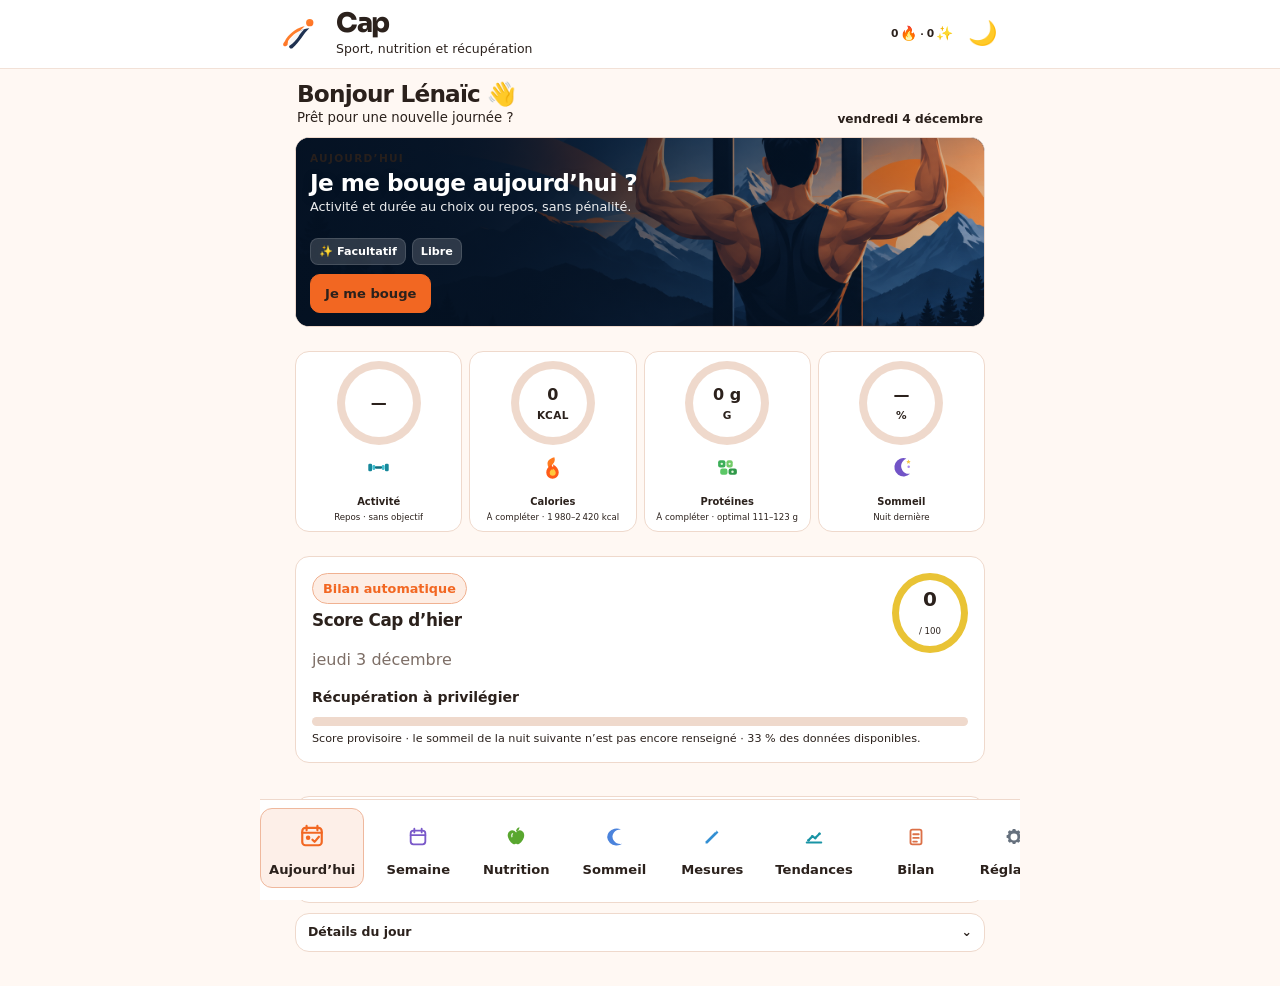
<file: index.html>
<!DOCTYPE html>
<html lang="fr">
<head>
<meta charset="UTF-8"><meta name="viewport" content="width=device-width,initial-scale=1">
<title>Cap — Sport, nutrition et récupération</title>
<style>
:root{--bg:#f4f7fb;--panel:#fff;--text:#172033;--muted:#6b7280;--line:#e2e8f0;--accent:#315efb;--soft:#eef2ff;--good:#16835f;--warn:#b56b00;--bad:#c6424e;--shadow:0 10px 28px rgba(27,42,73,.08)}
body.dark{--bg:#101521;--panel:#171e2d;--text:#edf2ff;--muted:#aab5ca;--line:#2a3449;--accent:#8ca7ff;--soft:#222d4e;--shadow:0 10px 28px rgba(0,0,0,.25)}
*{box-sizing:border-box}body{margin:0;background:var(--bg);color:var(--text);font-family:Inter,system-ui,-apple-system,Segoe UI,Roboto,sans-serif}button,input,select{font:inherit}button{cursor:pointer}
header{position:sticky;top:0;z-index:20;background:color-mix(in srgb,var(--panel) 94%,transparent);backdrop-filter:blur(12px);border-bottom:1px solid var(--line)}
.head,nav,main{max-width:1180px;margin:auto}.head{padding:13px 18px;display:flex;align-items:center;justify-content:space-between;gap:12px}.brand{display:flex;align-items:center;gap:12px}.logo{width:46px;height:46px;border-radius:15px;background:var(--soft);display:grid;place-items:center;font-size:24px}h1{margin:0;font-size:1.2rem}.subtitle{font-size:.82rem;color:var(--muted)}.actions{display:flex;gap:8px;flex-wrap:wrap}
.btn,.navbtn{border:1px solid var(--line);background:var(--panel);color:var(--text);padding:9px 12px;border-radius:12px;font-weight:700}.btn.primary,.navbtn.active{background:var(--accent);border-color:var(--accent);color:#fff}.btn.bad{color:var(--bad)}
nav{padding:0 18px 12px;display:flex;gap:7px;overflow:auto}.navbtn{white-space:nowrap}main{padding:20px 18px 60px}.view{display:none}.view.active{display:block}.grid{display:grid;grid-template-columns:minmax(0,2fr) minmax(280px,1fr);gap:18px}.card{background:var(--panel);border:1px solid var(--line);border-radius:18px;box-shadow:var(--shadow);padding:18px}.card h2,.card h3{margin-top:0}.hero{display:flex;justify-content:space-between;gap:14px;align-items:flex-start}.badge{display:inline-flex;padding:6px 10px;border-radius:999px;background:var(--soft);color:var(--accent);font-size:.8rem;font-weight:800}.note{color:var(--muted);line-height:1.5}.kpis{display:grid;grid-template-columns:repeat(4,1fr);gap:10px}.kpi{border:1px solid var(--line);border-radius:15px;padding:14px}.kpi strong{display:block;font-size:1.3rem}.kpi span{font-size:.8rem;color:var(--muted)}.form{display:grid;grid-template-columns:repeat(2,1fr);gap:11px}.form.three{grid-template-columns:repeat(3,1fr)}.field label{display:block;font-size:.77rem;color:var(--muted);margin-bottom:5px}.field input,.field select{width:100%;border:1px solid var(--line);background:var(--bg);color:var(--text);border-radius:11px;padding:10px}.rec{border-radius:16px;padding:16px;border-left:5px solid var(--accent);background:var(--soft)}.rec.good{border-left-color:var(--good)}.rec.warn{border-left-color:var(--warn)}.rec.bad{border-left-color:var(--bad)}.week{display:grid;grid-template-columns:repeat(7,minmax(120px,1fr));gap:9px;overflow:auto}.day{min-width:120px;border:1px solid var(--line);border-radius:15px;padding:13px;background:var(--panel);color:var(--text);text-align:left}.day.today{border:2px solid var(--accent);background:var(--soft)}.day.done{box-shadow:inset 0 0 0 1px var(--good)}.day strong,.day span{display:block}.day span{font-size:.79rem;color:var(--muted);margin-top:4px}.tabs{display:flex;gap:7px;overflow:auto;margin-bottom:14px}.exercise,.history-item,.alert{border:1px solid var(--line);border-radius:14px;padding:13px;margin-top:9px}.exercise label{display:flex;gap:9px}.exercise input{width:20px;height:20px;accent-color:var(--accent)}.exercise-title{font-weight:800}.exercise-meta,.muted{font-size:.84rem;color:var(--muted)}.history{display:grid;gap:10px}.alerts{display:grid;gap:9px}.small{font-size:.82rem}
@media(max-width:900px){.grid{grid-template-columns:1fr}.kpis{grid-template-columns:repeat(2,1fr)}}@media(max-width:620px){.head{display:block}.actions{margin-top:12px}.actions .btn{flex:1}.form,.form.three{grid-template-columns:1fr}.hero{display:block}}

/* Lisibilité renforcée, notamment sur les navigateurs Android */
body, main, .card, .hero, .hero h2, .hero p, .rec, .rec strong, .rec p,
#todayTitle, #todayIntro, #recommendation, #recommendation strong, #recommendation p {
  color: var(--text) !important;
  -webkit-text-fill-color: var(--text) !important;
  opacity: 1 !important;
  visibility: visible !important;
}
.badge, #todayBadge {
  color: var(--accent) !important;
  -webkit-text-fill-color: var(--accent) !important;
  background: var(--soft) !important;
  opacity: 1 !important;
}
.hero h2, #todayTitle {font-size:1.55rem !important;line-height:1.25;margin:12px 0 7px !important;font-weight:850 !important;}
.hero .note, #todayIntro {font-size:1rem !important;line-height:1.55 !important;color:var(--muted) !important;-webkit-text-fill-color:var(--muted) !important;}
.rec {font-size:1rem !important;line-height:1.5 !important;}
.rec strong {display:block;font-size:1.05rem !important;margin-bottom:5px;}
.rec p {margin:0 !important;}


.bmi-panel{margin-top:16px;border:1px solid var(--line);border-radius:16px;padding:16px;background:var(--panel)}
.bmi-value{font-size:2.7rem;font-weight:900;line-height:1;color:var(--text)}
.bmi-category{font-size:1.05rem;color:var(--muted);margin-top:5px}
.bmi-scale-wrap{position:relative;margin:26px 4px 8px}
.bmi-scale{height:16px;border-radius:5px;background:linear-gradient(90deg,
 var(--bad) 0% 13.2%,
 #6fbe4a 13.2% 47.4%,
 #f2cf61 47.4% 73.7%,
 var(--bad) 73.7% 100%);
 border:1px solid var(--line);overflow:visible}
.bmi-pointer{position:absolute;top:-18px;transform:translateX(-50%);width:0;height:0;
 border-left:10px solid transparent;border-right:10px solid transparent;border-bottom:18px solid var(--text);
 transition:left .2s}
.bmi-labels{display:flex;justify-content:space-between;color:var(--muted);font-size:.78rem;margin-top:8px}


/* ============================================================
   CAP — Console claire / Horizon sombre
   ============================================================ */
:root{
  --bg:#f7f8fa;
  --panel:#ffffff;
  --text:#16191f;
  --muted:#626872;
  --line:#d9dde3;
  --accent:#ff4b12;
  --soft:#fff1eb;
  --good:#56bd18;
  --warn:#ff8700;
  --bad:#f33224;
  --violet:#7137d8;
  --cyan:#00a5bb;
  --green:#59bd13;
  --orange:#ff530d;
  --shadow:0 8px 24px rgba(25,31,41,.06);
}
body.dark{
  --bg:#030d21;
  --panel:#071831;
  --text:#f5f8ff;
  --muted:#b8c0d2;
  --line:#174271;
  --accent:#ff8700;
  --soft:#112950;
  --good:#8eda22;
  --warn:#ff8700;
  --bad:#ff4638;
  --violet:#b167ff;
  --cyan:#16d5ed;
  --green:#98db2d;
  --orange:#ff8700;
  --shadow:0 14px 32px rgba(0,0,0,.28);
}

body{
  background:
    radial-gradient(circle at 15% -20%, rgba(0,165,187,.06), transparent 30%),
    var(--bg);
}
body.dark{
  background:
    radial-gradient(circle at 50% 0%, rgba(13,72,143,.36), transparent 43%),
    linear-gradient(180deg,#020a1a 0%,#03132b 100%);
}

header{
  background:color-mix(in srgb,var(--panel) 95%,transparent);
  border-bottom:1px solid var(--line);
  box-shadow:0 2px 14px rgba(20,27,39,.04);
}
body.dark header{background:rgba(3,13,33,.92)}

.logo{
  width:58px;height:58px;
  border:1.5px solid var(--line);
  border-radius:16px;
  background:var(--panel);
  font-size:30px;
  box-shadow:none;
}
body.dark .logo{
  border-color:#0a8dd2;
  background:linear-gradient(145deg,#05142b,#081c38);
}

h1{
  font-family:"Arial Narrow","Roboto Condensed",Impact,sans-serif;
  font-size:2rem;
  letter-spacing:.02em;
}
.subtitle{font-size:.9rem}

.actions .btn{
  min-width:96px;
  background:var(--panel);
  border-width:1.5px;
  font-weight:800;
}
#exportBtn{color:var(--orange);border-color:color-mix(in srgb,var(--orange) 45%,var(--line))}
#importBtn{color:var(--cyan);border-color:color-mix(in srgb,var(--cyan) 45%,var(--line))}
#darkBtn{color:var(--violet);border-color:color-mix(in srgb,var(--violet) 45%,var(--line))}
.actions .btn:hover{transform:translateY(-1px)}

nav{
  padding-top:2px;
  align-items:stretch;
}
.navbtn{
  display:flex;
  flex-direction:column;
  align-items:center;
  justify-content:center;
  gap:3px;
  min-width:104px;
  padding:8px 12px;
  border-color:transparent;
  background:transparent;
  color:var(--muted);
  font-size:.79rem;
  transition:.18s ease;
}
.nav-icon{font-size:1.35rem;line-height:1.1}
.navbtn.active{
  background:var(--soft);
  color:var(--accent);
  border-color:color-mix(in srgb,var(--accent) 30%,transparent);
}
.nav-today.active,.nav-week.active,.nav-settings.active{color:var(--orange)}
.nav-nutrition.active{color:var(--green);background:color-mix(in srgb,var(--green) 10%,var(--panel))}
.nav-sleep.active{color:var(--violet);background:color-mix(in srgb,var(--violet) 10%,var(--panel))}
.nav-history.active,.nav-trends.active{color:var(--cyan);background:color-mix(in srgb,var(--cyan) 10%,var(--panel))}

.card{
  border-radius:17px;
  box-shadow:var(--shadow);
  border:1px solid var(--line);
}
.card h2,.card h3{
  font-family:"Arial Narrow","Roboto Condensed",Impact,sans-serif;
  text-transform:uppercase;
  letter-spacing:.045em;
  font-weight:700;
}
body.dark .card{
  background:linear-gradient(145deg,rgba(8,29,60,.95),rgba(4,19,43,.96));
}

.kpi{
  min-height:128px;
  text-align:center;
  display:flex;
  flex-direction:column;
  justify-content:center;
  border-width:1.5px;
  background:var(--panel);
}
.kpi strong{font-size:1.75rem}
.kpi:nth-child(1){color:var(--violet);border-color:color-mix(in srgb,var(--violet) 38%,var(--line))}
.kpi:nth-child(2){color:var(--cyan);border-color:color-mix(in srgb,var(--cyan) 38%,var(--line))}
.kpi:nth-child(3){color:var(--orange);border-color:color-mix(in srgb,var(--orange) 38%,var(--line))}
.kpi:nth-child(4){color:var(--green);border-color:color-mix(in srgb,var(--green) 38%,var(--line))}
.kpi span{color:inherit;opacity:.78}
body.dark .kpi:nth-child(1){background:linear-gradient(155deg,#251342,#120b2f)}
body.dark .kpi:nth-child(2){background:linear-gradient(155deg,#073d54,#062b43)}
body.dark .kpi:nth-child(3){background:linear-gradient(155deg,#5c2d14,#3a1b0d)}
body.dark .kpi:nth-child(4){background:linear-gradient(155deg,#173c25,#0b2918)}

#today > .card:nth-child(2) h3{color:var(--orange)}
.alert{
  border-left:4px solid var(--orange);
  background:color-mix(in srgb,var(--orange) 5%,var(--panel));
}

.bmi-value{color:var(--green)!important;font-family:monospace}
body.dark .bmi-value{color:#28a7ff!important}
.bmi-category{text-transform:uppercase;font-family:monospace;letter-spacing:.03em}
.bmi-scale{height:14px;border-radius:999px}

.field input,.field select{
  border-width:1.5px;
  background:color-mix(in srgb,var(--panel) 92%,var(--bg));
}
input[type="range"]{accent-color:var(--orange)}

.btn.primary{
  background:linear-gradient(135deg,var(--orange),#e93b0a);
  border-color:var(--orange);
  color:#fff!important;
}
body.dark .btn.primary{box-shadow:0 0 18px rgba(255,135,0,.18)}

.badge{
  background:color-mix(in srgb,var(--orange) 12%,var(--panel))!important;
  color:var(--orange)!important;
  border:1px solid color-mix(in srgb,var(--orange) 35%,var(--line));
}
.rec{
  background:color-mix(in srgb,var(--cyan) 8%,var(--panel));
  border-left-color:var(--cyan);
}
.rec.warn{background:color-mix(in srgb,var(--orange) 9%,var(--panel));border-left-color:var(--orange)}
.rec.bad{background:color-mix(in srgb,var(--bad) 8%,var(--panel));border-left-color:var(--bad)}
.rec.good{background:color-mix(in srgb,var(--green) 8%,var(--panel));border-left-color:var(--green)}

.day.today{
  border-color:var(--orange);
  background:color-mix(in srgb,var(--orange) 8%,var(--panel));
}
.exercise input{accent-color:var(--orange)}
.progress>div{background:linear-gradient(90deg,var(--cyan),var(--green))}

.sleep-score .moon{filter:drop-shadow(0 0 12px rgba(177,103,255,.25))}
#sleepLabel{color:var(--violet)}

@media(max-width:620px){
  body{padding-bottom:82px}
  header{position:relative}
  .head{padding:16px 18px}
  .brand{align-items:center}
  .actions{display:grid;grid-template-columns:repeat(3,1fr);width:100%;gap:8px}
  .actions .btn{min-width:0;padding:11px 6px;font-size:.8rem}
  nav{
    position:fixed;
    left:0;right:0;bottom:0;
    z-index:50;
    max-width:none;
    padding:6px 8px calc(6px + env(safe-area-inset-bottom));
    background:color-mix(in srgb,var(--panel) 96%,transparent);
    backdrop-filter:blur(14px);
    border-top:1px solid var(--line);
    gap:2px;
  }
  body.dark nav{background:rgba(3,13,33,.96)}
  .navbtn{
    flex:1;
    min-width:67px;
    padding:7px 3px;
    font-size:.65rem;
    border-radius:11px;
  }
  .nav-icon{font-size:1.2rem}
  .kpis{grid-template-columns:repeat(2,1fr)}
  .kpi{min-height:112px}
  main{padding-bottom:24px}
}


.mobile-theme-btn{display:none}
@media(max-width:620px){
  #darkBtn{display:none}
}


.meal-form{display:grid;grid-template-columns:1.5fr repeat(4,minmax(90px,1fr));gap:10px;align-items:end}
.meal-actions{display:flex;gap:8px;flex-wrap:wrap;margin-top:12px}
.meal-list{display:grid;gap:10px;margin-top:18px}
.meal-item{border:1px solid var(--line);border-radius:14px;padding:14px;background:color-mix(in srgb,var(--panel) 96%,var(--bg))}
.meal-item-head{display:flex;justify-content:space-between;align-items:flex-start;gap:12px}
.meal-title{font-weight:850;font-size:1rem}
.meal-time{font-size:.78rem;color:var(--muted);margin-top:3px}
.meal-macros{display:grid;grid-template-columns:repeat(4,1fr);gap:8px;margin-top:12px}
.meal-macro{border:1px solid var(--line);border-radius:11px;padding:9px;text-align:center}
.meal-macro strong{display:block;font-size:1rem}.meal-macro span{font-size:.72rem;color:var(--muted)}
.meal-buttons{display:flex;gap:7px}.meal-buttons .btn{padding:7px 9px;font-size:.78rem}
.total-strip{display:grid;grid-template-columns:repeat(4,1fr);gap:8px;margin-top:16px}
.total-chip{border:1px solid var(--line);border-radius:12px;padding:10px;text-align:center;background:var(--panel)}
.total-chip strong{display:block;font-size:1.08rem}.total-chip span{font-size:.75rem;color:var(--muted)}
@media(max-width:850px){.meal-form{grid-template-columns:1fr 1fr}.meal-form .field:first-child{grid-column:1/-1}}
@media(max-width:560px){.meal-form{grid-template-columns:1fr 1fr}.meal-macros,.total-strip{grid-template-columns:repeat(2,1fr)}}


.overview-kpis{grid-template-columns:repeat(3,1fr)}
.kpi small{display:block;margin-top:7px;font-size:.72rem;color:var(--muted);font-weight:700}
.mini-progress{height:8px;width:100%;margin-top:11px;border-radius:999px;background:var(--line);overflow:hidden}
.mini-progress>div{height:100%;width:0;border-radius:999px;transition:width .25s ease}
#kpiSleepBar{background:var(--violet)}
#kpiRecoveryBar{background:var(--cyan)}
#kpiCaloriesBar{background:var(--orange)}
.sleep-progress.attention>div{background:var(--warn)!important}
.sleep-progress.critical>div{background:var(--bad)!important}
#kpiProteinBar{background:var(--green)}
#kpiCarbsBar{background:var(--cyan)}
#kpiFatBar{background:var(--violet)}
.overview-kpis .kpi:nth-child(5){color:var(--cyan);border-color:color-mix(in srgb,var(--cyan) 38%,var(--line))}
.overview-kpis .kpi:nth-child(6){color:var(--violet);border-color:color-mix(in srgb,var(--violet) 38%,var(--line))}
body.dark .overview-kpis .kpi:nth-child(5){background:linear-gradient(155deg,#073d54,#062b43)}
body.dark .overview-kpis .kpi:nth-child(6){background:linear-gradient(155deg,#251342,#120b2f)}
@media(max-width:760px){.overview-kpis{grid-template-columns:repeat(2,1fr)}}


.navy-panel{margin-top:16px;border:1px solid var(--line);border-radius:16px;padding:16px;background:var(--panel)}
.navy-result{display:flex;justify-content:space-between;align-items:flex-end;gap:16px;margin-top:16px}
.navy-value{font-size:2.7rem;font-weight:900;line-height:1;color:var(--cyan);font-family:monospace}
.navy-label{font-size:1rem;color:var(--muted);margin-top:5px}
.navy-help{margin-top:12px;padding:11px;border-radius:12px;background:color-mix(in srgb,var(--cyan) 7%,var(--panel));color:var(--muted);font-size:.82rem;line-height:1.45}
.navy-gauge{height:12px;border-radius:999px;background:linear-gradient(90deg,#43b96b 0 35%,#8bc34a 35% 55%,#f3c34f 55% 75%,#ef5b4d 75% 100%);position:relative;margin-top:22px}
.navy-pointer{position:absolute;top:-17px;transform:translateX(-50%);width:0;height:0;border-left:9px solid transparent;border-right:9px solid transparent;border-bottom:16px solid var(--text);left:0;transition:left .2s}
.navy-scale{display:flex;justify-content:space-between;color:var(--muted);font-size:.74rem;margin-top:7px}
@media(max-width:620px){.navy-result{display:block}.navy-value{margin-top:8px}}


.yesterday-score-card{border-color:color-mix(in srgb,var(--cyan) 45%,var(--line))}
.score-cap-head{display:flex;justify-content:space-between;align-items:center;gap:16px}
.score-cap-head h2{margin:10px 0 3px}
.score-cap-ring{width:104px;height:104px;flex:0 0 104px;border-radius:50%;display:flex;flex-direction:column;align-items:center;justify-content:center;border:8px solid var(--line);background:var(--panel);box-shadow:inset 0 0 0 2px color-mix(in srgb,var(--cyan) 20%,transparent)}
.score-cap-ring strong{font-size:2rem;line-height:1}.score-cap-ring span{font-size:.72rem;color:var(--muted)}
.score-cap-ring.excellent{border-color:var(--green)}.score-cap-ring.very-good{border-color:var(--cyan)}.score-cap-ring.good{border-color:#e3c33c}.score-cap-ring.medium{border-color:var(--orange)}.score-cap-ring.low{border-color:var(--bad)}
.score-cap-status{font-size:1.15rem;font-weight:850;margin-top:14px}
.score-cap-progress{height:13px;background:var(--line);border-radius:999px;overflow:hidden;margin-top:9px}
.score-cap-progress>div{height:100%;width:0;border-radius:999px;background:linear-gradient(90deg,var(--orange),var(--cyan),var(--green));transition:width .3s}
.score-cap-coverage{font-size:.78rem;color:var(--muted);margin-top:7px}
.score-breakdown{display:grid;grid-template-columns:repeat(4,1fr);gap:9px;margin:17px 0}
.score-part{border:1px solid var(--line);border-radius:13px;padding:11px;background:color-mix(in srgb,var(--panel) 96%,var(--bg))}
.score-part span{display:block;font-size:.76rem;color:var(--muted)}.score-part strong{display:block;font-size:1.12rem;margin:4px 0 8px}
.score-part .mini-progress{margin-top:0;height:6px}.score-part .mini-progress>div{background:var(--cyan)}
#yesterdayNutritionBar{background:var(--green)}#yesterdayActivityBar{background:var(--orange)}#yesterdayWellnessBar{background:var(--violet)}
@media(max-width:620px){.score-cap-ring{width:88px;height:88px;flex-basis:88px}.score-cap-ring strong{font-size:1.65rem}.score-breakdown{grid-template-columns:repeat(2,1fr)}}


/* Icônes de navigation en flat design */
.nav-icon{
  width:38px;
  height:38px;
  display:grid;
  place-items:center;
  border-radius:12px;
  font-size:1.25rem;
  line-height:1;
  background:#edf1f6;
  border:1px solid transparent;
  box-shadow:none;
}
.nav-today .nav-icon{background:#fff0e9;color:#ef5a24;border-color:#ffd1bf}
.nav-week .nav-icon{background:#eaf2ff;color:#3478d4;border-color:#c7dcff}
.nav-nutrition .nav-icon{background:#edf9e8;color:#58a928;border-color:#cdeaba}
.nav-sleep .nav-icon{background:#f1eafd;color:#7a52c7;border-color:#d9c7f5}
.nav-history .nav-icon{background:#fff4df;color:#b87818;border-color:#f1d39c}
.nav-trends .nav-icon{background:#e8f8fa;color:#168fa0;border-color:#bde7ec}
.nav-settings .nav-icon{background:#eef0f3;color:#59616d;border-color:#d7dce2}
body.dark .nav-icon{box-shadow:none}
body.dark .nav-today .nav-icon{background:#4c2014;color:#ff8658;border-color:#8f4027}
body.dark .nav-week .nav-icon{background:#102f58;color:#68a9ff;border-color:#24558d}
body.dark .nav-nutrition .nav-icon{background:#173a22;color:#8bd85a;border-color:#356f45}
body.dark .nav-sleep .nav-icon{background:#2b1b4c;color:#bc8aff;border-color:#5b3a8e}
body.dark .nav-history .nav-icon{background:#493516;color:#ffc862;border-color:#826126}
body.dark .nav-trends .nav-icon{background:#113b43;color:#47d2df;border-color:#246b76}
body.dark .nav-settings .nav-icon{background:#252e3c;color:#c6ced9;border-color:#465367}
.navbtn.active .nav-icon{transform:translateY(-1px)}
@media(max-width:620px){
  .nav-icon{width:34px;height:34px;border-radius:10px;font-size:1.12rem}
}


.easter-version-wrap{margin-top:28px;padding-top:18px;border-top:1px solid var(--line);text-align:center}
.version-egg{appearance:none;border:0;background:transparent;color:var(--muted);font:700 .8rem/1.2 monospace;padding:8px 12px;border-radius:10px;cursor:pointer;user-select:none;-webkit-user-select:none}
.version-egg:active{background:color-mix(in srgb,var(--accent) 8%,transparent)}
.version-hint{font-size:.7rem;color:color-mix(in srgb,var(--muted) 72%,transparent);margin-top:2px}


.exercise-row{display:grid;grid-template-columns:minmax(0,1fr) 150px;gap:14px;align-items:center}.exercise-row.no-charge{grid-template-columns:1fr}
.exercise-main label{margin:0}
.charge-field label{display:block;font-size:.7rem;color:var(--muted);margin-bottom:4px}
.charge-input{width:100%;min-width:118px;border:1px solid var(--line);background:var(--bg);color:var(--text);border-radius:10px;padding:10px 8px;text-align:center;font-weight:750;font-size:1rem}
.charge-input::placeholder{color:var(--muted);font-weight:500}
@media(max-width:520px){
 .exercise-row{grid-template-columns:minmax(0,1fr) 128px;gap:10px}.exercise-row.no-charge{grid-template-columns:1fr}
 .charge-input{padding:8px 5px}
}


.plank-timer{margin-top:10px;padding:11px;border:1px solid var(--line);border-radius:12px;background:color-mix(in srgb,var(--cyan) 6%,var(--panel))}
.timer-top{display:flex;align-items:center;justify-content:space-between;gap:10px}
.timer-display{font:900 1.65rem/1 monospace;color:var(--cyan)}
.timer-duration{display:flex;align-items:center;gap:6px;color:var(--muted);font-size:.76rem}
.timer-duration input{width:72px;border:1px solid var(--line);background:var(--bg);color:var(--text);border-radius:9px;padding:7px;text-align:center;font-weight:800}
.timer-buttons{display:flex;gap:7px;flex-wrap:wrap;margin-top:10px}
.timer-buttons .btn{padding:7px 10px;font-size:.76rem}
.timer-progress{height:7px;background:var(--line);border-radius:999px;overflow:hidden;margin-top:10px}
.timer-progress>div{height:100%;width:100%;background:linear-gradient(90deg,var(--cyan),var(--violet));transition:width .2s linear}


.training-tools{display:grid;grid-template-columns:1fr 1fr;gap:10px;margin:14px 0}
.tool-card{border:1px solid var(--line);border-radius:14px;padding:12px;background:color-mix(in srgb,var(--panel) 92%,var(--cyan) 8%)}
.tool-head{display:flex;justify-content:space-between;align-items:center;gap:8px;margin-bottom:8px}
.tool-time{font:900 1.45rem/1 monospace}
.tool-actions{display:flex;gap:6px;flex-wrap:wrap}
.tool-actions .btn{padding:7px 9px;font-size:.74rem}
.tool-duration{width:67px!important;padding:6px!important;text-align:center}
.light-mode-banner{border:1px solid color-mix(in srgb,var(--orange) 55%,var(--line));background:color-mix(in srgb,var(--orange) 9%,var(--panel));border-radius:13px;padding:11px;margin:12px 0}
.light-mode-banner strong{display:block;margin-bottom:4px}
.mode-buttons{display:flex;gap:6px;flex-wrap:wrap;margin-top:9px}
.series-details{margin-top:8px;border-top:1px dashed var(--line);padding-top:7px}
.series-details summary{cursor:pointer;color:var(--muted);font-size:.78rem;font-weight:800;list-style:none}
.series-details summary::-webkit-details-marker{display:none}
.series-grid{display:grid;grid-template-columns:repeat(auto-fit,minmax(68px,1fr));gap:7px;margin-top:9px}
.series-item{border:1px solid var(--line);border-radius:10px;padding:7px;text-align:center;background:var(--panel)}
.series-item.done{border-color:color-mix(in srgb,var(--green) 65%,var(--line));background:color-mix(in srgb,var(--green) 10%,var(--panel))}
.series-item label{display:flex!important;justify-content:center;gap:5px;font-size:.72rem}
.series-item input[type=number]{width:55px;margin-top:5px;padding:5px;border:1px solid var(--line);border-radius:7px;background:var(--bg);color:var(--text);text-align:center}
.progression-tip{margin-top:8px;padding:8px 10px;border-radius:10px;background:color-mix(in srgb,var(--green) 10%,var(--panel));border:1px solid color-mix(in srgb,var(--green) 45%,var(--line));font-size:.78rem}
.session-meta{font-size:.75rem;color:var(--muted);margin-top:5px}
@media(max-width:600px){.training-tools{grid-template-columns:1fr}.tool-card{padding:10px}.series-grid{grid-template-columns:repeat(3,1fr)}}


.training-tools{gap:8px;margin:10px 0}
.tool-card{padding:9px 10px;border-radius:12px}
.tool-head{margin-bottom:6px}
.tool-time{font-size:1.15rem}
.tool-actions{gap:5px}
.tool-actions .btn{padding:6px 8px;font-size:.7rem}
.tool-duration{width:58px!important;padding:5px!important}
.mode-accordion{margin:10px 0;border:1px solid color-mix(in srgb,var(--orange) 45%,var(--line));border-radius:12px;background:color-mix(in srgb,var(--orange) 7%,var(--panel));overflow:hidden}
.mode-accordion summary{cursor:pointer;list-style:none;padding:10px 12px;font-weight:850;display:flex;justify-content:space-between;align-items:center}
.mode-accordion summary::-webkit-details-marker{display:none}
.mode-accordion summary::after{content:'▾';color:var(--muted);font-size:.8rem}
.mode-accordion[open] summary::after{content:'▴'}
.mode-accordion-body{padding:0 12px 11px}
.mode-accordion-body p{margin:0 0 8px;font-size:.82rem;color:var(--muted)}
.mode-buttons{margin-top:0}
.mode-buttons .btn{padding:7px 10px;font-size:.75rem}
.session-timer-single{margin:8px 0 12px}
@media(max-width:600px){
 .training-tools{grid-template-columns:1fr}
 .tool-card{padding:8px 9px}
 .tool-time{font-size:1.05rem}
 .tool-actions .btn{padding:5px 7px}
}


.pre-session-tools{margin:6px 0 14px}
.pre-session-tools .mode-accordion{margin:0 0 8px}
.title-badge-below{display:inline-flex;margin:8px 0 10px}


.week-editor{margin:12px 0 4px;border:1px solid var(--line);border-radius:13px;background:var(--panel);overflow:hidden}
.week-editor>summary{cursor:pointer;list-style:none;padding:10px 12px;font-weight:850;display:flex;align-items:center;justify-content:space-between;gap:8px}
.week-editor>summary::-webkit-details-marker{display:none}
.week-editor>summary::after{content:'▾';color:var(--muted);font-size:.78rem}
.week-editor[open]>summary::after{content:'▴'}
.week-editor-body{padding:0 12px 12px}
.week-editor-note{font-size:.78rem;color:var(--muted);margin:0 0 10px}
.week-editor-grid{display:grid;grid-template-columns:repeat(2,minmax(0,1fr));gap:8px}
.week-editor-row{display:grid;grid-template-columns:78px minmax(0,1fr);align-items:center;gap:8px}
.week-editor-row strong{font-size:.78rem}
.week-editor-row select{width:100%;min-width:0;padding:7px 8px;border:1px solid var(--line);border-radius:9px;background:var(--bg);color:var(--text);font-size:.78rem}
.week-editor-actions{display:flex;gap:7px;flex-wrap:wrap;margin-top:10px}
.week-editor-actions .btn{padding:7px 9px;font-size:.74rem}
.week-custom-badge{display:inline-flex;align-items:center;gap:5px;margin-top:8px;padding:5px 8px;border:1px solid color-mix(in srgb,var(--orange) 45%,var(--line));border-radius:999px;background:color-mix(in srgb,var(--orange) 8%,var(--panel));font-size:.72rem;font-weight:800}
@media(max-width:600px){.week-editor-grid{grid-template-columns:1fr}.week-editor-row{grid-template-columns:70px minmax(0,1fr)}}


.measure-layout{display:grid;grid-template-columns:minmax(0,1.65fr) minmax(280px,.85fr);gap:18px}
.measure-title-row,.measure-chart-head{display:flex;align-items:flex-start;justify-content:space-between;gap:14px}
.measure-profile-strip{display:grid;grid-template-columns:1fr 1fr 1.3fr;gap:9px;margin-top:14px}
.measure-profile-strip>div,.measure-profile-strip>label{border:1px solid var(--line);border-radius:12px;padding:10px;background:color-mix(in srgb,var(--panel) 96%,var(--cyan) 4%)}
.measure-profile-strip span,.measure-profile-strip label{font-size:.72rem;color:var(--muted)}
.measure-profile-strip strong{display:block;margin-top:3px}
.measure-profile-strip select{width:100%;margin-top:5px;border:1px solid var(--line);background:var(--bg);color:var(--text);border-radius:8px;padding:6px}
.measure-entry-grid{display:grid;grid-template-columns:repeat(3,minmax(0,1fr));gap:10px}
.measure-entry-grid>label{font-size:.75rem;font-weight:800;color:var(--muted)}
.measure-entry-grid input,.input-unit input{width:100%;margin-top:5px;border:1px solid var(--line);background:var(--bg);color:var(--text);border-radius:9px;padding:8px;font-weight:750}
.input-unit{display:flex;align-items:center;gap:6px}
.input-unit span{font-size:.72rem;color:var(--muted);margin-top:5px;min-width:22px}
.measure-entry-actions{display:flex;gap:8px;flex-wrap:wrap;margin-top:12px}
.measure-kpis{display:grid;grid-template-columns:1fr 1fr;gap:9px}
.measure-kpi{border:1px solid var(--line);border-radius:12px;padding:10px;background:var(--panel)}
.measure-kpi span{display:block;font-size:.68rem;color:var(--muted);margin-bottom:4px}
.measure-kpi strong{font-size:1.25rem}
.measure-kpi small{display:block;margin-top:4px;color:var(--muted);font-size:.66rem}
.measure-composition{margin-top:10px}
.measure-composition-row{display:flex;justify-content:space-between;gap:10px;padding:7px 0;border-bottom:1px solid var(--line);font-size:.78rem}
.measure-composition-row:last-child{border-bottom:0}
.measure-composition-row span{color:var(--muted)}
.measure-second-row{margin-top:18px}
.measure-chart-head select{border:1px solid var(--line);background:var(--bg);color:var(--text);border-radius:9px;padding:7px;max-width:180px}
.measure-chart{min-height:230px;margin-top:12px;border:1px solid var(--line);border-radius:13px;padding:8px;background:color-mix(in srgb,var(--panel) 97%,var(--cyan) 3%);overflow:hidden}
.measure-chart svg{display:block;width:100%;height:215px}
.measure-chart-empty{display:grid;place-items:center;min-height:210px;color:var(--muted);text-align:center;font-size:.8rem}
.measure-chart-stats{display:grid;grid-template-columns:repeat(4,1fr);gap:8px;margin-top:9px}
.measure-stat-mini{border:1px solid var(--line);border-radius:10px;padding:8px;text-align:center}
.measure-stat-mini strong{display:block;font-size:.9rem}
.measure-stat-mini span{font-size:.65rem;color:var(--muted)}
.measure-stats{display:grid;gap:8px}
.measure-stat-row{border:1px solid var(--line);border-radius:11px;padding:9px}
.measure-stat-row .row-head{display:flex;justify-content:space-between;gap:10px;font-size:.78rem}
.measure-stat-row .row-head span{color:var(--muted)}
.measure-stat-row small{display:block;color:var(--muted);margin-top:4px;font-size:.67rem}
.symmetry-row{margin-top:9px}
.symmetry-head{display:flex;justify-content:space-between;gap:10px;font-size:.76rem}
.symmetry-bar{height:7px;border-radius:999px;background:var(--line);overflow:hidden;margin-top:5px}
.symmetry-bar>div{height:100%;background:linear-gradient(90deg,var(--cyan),var(--violet));border-radius:999px}
.measure-history{display:grid;gap:8px;margin-top:12px}
.measure-history-row{display:grid;grid-template-columns:105px repeat(4,minmax(70px,1fr)) auto;gap:8px;align-items:center;border:1px solid var(--line);border-radius:11px;padding:9px}
.measure-history-row .date{font-weight:850}
.measure-history-cell span{display:block;font-size:.62rem;color:var(--muted)}
.measure-history-cell strong{font-size:.78rem}
.measure-history-buttons{display:flex;gap:5px}
.measure-history-buttons .btn{padding:6px 7px;font-size:.68rem}
.measure-history-actions{display:flex;gap:7px}
.delta-up{color:var(--orange)}
.delta-down{color:var(--green)}
.delta-neutral{color:var(--muted)}
@media(max-width:850px){
 .measure-layout{grid-template-columns:1fr}
 .measure-entry-grid{grid-template-columns:repeat(2,minmax(0,1fr))}
 .measure-profile-strip{grid-template-columns:1fr 1fr}
 .measure-profile-strip>label{grid-column:1/-1}
 .measure-chart-stats{grid-template-columns:repeat(2,1fr)}
}
@media(max-width:600px){
 .measure-entry-grid{grid-template-columns:1fr 1fr}
 .measure-title-row,.measure-chart-head{align-items:stretch;flex-direction:column}
 .measure-chart-head select{max-width:none;width:100%}
 .measure-history-row{grid-template-columns:85px 1fr 1fr auto}
 .measure-history-row .hide-mobile{display:none}
 .measure-kpis{grid-template-columns:1fr 1fr}
}


.measure-chart .chart-axis{stroke:color-mix(in srgb,var(--muted) 35%,transparent);stroke-width:1}
.measure-chart .chart-label{fill:var(--muted);font-size:11px}
.measure-chart .measure-margin-band{fill:color-mix(in srgb,var(--cyan) 15%,transparent);stroke:none}
.measure-chart .measure-line{stroke:var(--cyan);stroke-width:3;vector-effect:non-scaling-stroke}
.measure-chart .measure-dots circle{fill:var(--panel);stroke:var(--violet);stroke-width:2;vector-effect:non-scaling-stroke}

</style>
<link rel="icon" type="image/svg+xml" href="assets/favicon.svg">
<style id="cap-index-nav-fix-v16">
/* Correctif embarqué : un seul fichier à remplacer (index.html). */
#nav .nav-week{background:#f4eeff!important;}
#nav .nav-week .nav-icon{background:#eee4ff!important;color:#7a52c7!important;border-color:#d7c3f7!important;}
#nav .nav-week.active{color:#7a52c7!important;background:#f4eeff!important;}
#nav .nav-sleep{background:#edf5ff!important;}
#nav .nav-sleep .nav-icon{background:#e2efff!important;color:#3478d4!important;border-color:#c2daf9!important;}
#nav .nav-sleep.active{color:#3478d4!important;background:#edf5ff!important;}
#nav .nav-sleep .nav-icon svg{width:25px!important;height:25px!important;}
#nav .nav-nutrition .nav-icon svg{width:24px!important;height:24px!important;}
body.dark #nav .nav-week{background:#251a3e!important;}
body.dark #nav .nav-week .nav-icon{background:#342457!important;color:#bc8aff!important;border-color:#5a3f89!important;}
body.dark #nav .nav-sleep{background:#102947!important;}
body.dark #nav .nav-sleep .nav-icon{background:#17385f!important;color:#77b3ff!important;border-color:#2d5f91!important;}
</style>
<style id="cap-home-kpis-rings-v18">
/* Dashboard maison : anneaux ronds + nav aux couleurs distinctes */
.home-kpis{display:grid;grid-template-columns:repeat(4,minmax(0,1fr));gap:12px;margin-top:14px}
.home-kpi{display:flex;flex-direction:column;align-items:center;justify-content:flex-start;gap:10px;padding:12px 10px;border:1px solid var(--line);border-radius:18px;background:var(--panel);box-shadow:var(--shadow);min-height:164px;text-align:center}
.home-kpi.activity{--ring-color:var(--cyan);--ring-soft:#e9fafd}
.home-kpi.sleep{--ring-color:var(--violet);--ring-soft:#f2eaff}
.home-kpi.calories{--ring-color:var(--orange);--ring-soft:#fff1e8}
.home-kpi.protein{--ring-color:var(--green);--ring-soft:#eef9e8}
.home-kpi.recovery{--ring-color:var(--cyan);--ring-soft:#e9fafd}
.home-kpi-ring{width:84px;height:84px;flex:0 0 84px;border-radius:50%;display:grid;place-items:center;position:relative;background:conic-gradient(var(--ring-color) 0%, var(--line) 0);box-shadow:inset 0 0 0 1px color-mix(in srgb,var(--ring-color) 18%,transparent)}
.home-kpi-ring::before{content:'';position:absolute;inset:8px;border-radius:50%;background:var(--panel);box-shadow:inset 0 0 0 1px color-mix(in srgb,var(--ring-color) 16%,var(--line))}
.home-kpi-ring-inner{position:relative;z-index:1;text-align:center;display:grid;gap:2px;justify-items:center}
.home-kpi-ring strong{font-size:1.12rem;line-height:1.05;font-weight:900;color:var(--text)}
.home-kpi-ring span{font-size:.66rem;font-weight:800;color:var(--muted);text-transform:uppercase;letter-spacing:.03em}
.home-kpi-copy{display:flex;flex-direction:column;align-items:center;gap:4px;min-width:0;width:100%}
.home-kpi-copy small{font-size:.84rem;font-weight:900;color:var(--text);text-transform:none;letter-spacing:0;line-height:1.1}
.home-kpi-copy>span:last-child{font-size:.68rem;line-height:1.25;color:var(--muted);max-width:100%;display:block}
.kpi-icon-badge{width:32px;height:32px;border-radius:11px;display:flex;align-items:center;justify-content:center;border:1px solid transparent;flex:0 0 auto;text-align:center}
.kpi-icon-badge svg{width:20px;height:20px;display:block;margin:auto;flex:0 0 auto}
.kpi-icon-badge.activity{background:#e9fafd;color:var(--cyan);border-color:#bdebf3}
.kpi-icon-badge.sleep{background:#f2eaff;color:var(--violet);border-color:#dccbfb}
.kpi-icon-badge.calories{background:#fff1e8;color:var(--orange);border-color:#ffd0bb}
.kpi-icon-badge.protein{background:#eef9e8;color:var(--green);border-color:#cbeab8}
.kpi-icon-badge.recovery{background:#e9fafd;color:var(--cyan);border-color:#bdebf3}
body.dark .home-kpi{background:linear-gradient(155deg,#071a33,#081d38)}
body.dark .home-kpi-ring::before{background:#071831}
body.dark .kpi-icon-badge.activity{background:#103946;border-color:#266d7c;color:#68e1ec}
body.dark .kpi-icon-badge.sleep{background:#2a1a48;border-color:#5b3c91;color:#cda5ff}
body.dark .kpi-icon-badge.calories{background:#4e2413;border-color:#8e4a2d;color:#ff9d5f}
body.dark .kpi-icon-badge.protein{background:#173721;border-color:#356f45;color:#9ce268}
body.dark .kpi-icon-badge.recovery{background:#103946;border-color:#266d7c;color:#68e1ec}

/* Nav : une couleur par onglet, aucune paire identique côte à côte */
#nav .navbtn{border:1px solid var(--line);border-radius:22px;padding:10px 12px;min-width:104px;color:var(--text);background:var(--panel)}
#nav .navbtn>span:last-child{font-weight:850;color:inherit}
#nav .nav-today{background:#fff6ef;color:#f06a2b;border-color:#ffd5c2}
#nav .nav-week{background:#f6efff;color:#8757cf;border-color:#ddcdf8}
#nav .nav-nutrition{background:#f1f9ec;color:#5ea92e;border-color:#d2eabc}
#nav .nav-sleep{background:#eef6ff;color:#3d7ed8;border-color:#caddfa}
#nav .nav-history{background:#fff4e4;color:#ba811d;border-color:#f4d9aa}
#nav .nav-trends{background:#eaf9f4;color:#1f9a71;border-color:#bde8d7}
#nav .nav-measures{background:#fff0ea;color:#df6d50;border-color:#facbbb}
#nav .nav-summary{background:#fdf0f7;color:#cd5990;border-color:#f2c4da}
#nav .nav-settings{background:#eff3f7;color:#5d6c7c;border-color:#d7e0e9}
#nav .nav-today .nav-icon{background:#fff0e8;color:#f06a2b;border-color:#ffd4c4}
#nav .nav-week .nav-icon{background:#efe5ff;color:#8757cf;border-color:#d8c5fb}
#nav .nav-nutrition .nav-icon{background:#edf8e7;color:#5ea92e;border-color:#cfe8ba}
#nav .nav-sleep .nav-icon{background:#e7f1ff;color:#3d7ed8;border-color:#c7daf9}
#nav .nav-history .nav-icon{background:#fff0d8;color:#ba811d;border-color:#f0d1a0}
#nav .nav-trends .nav-icon{background:#def6ed;color:#1f9a71;border-color:#b4e6d2}
#nav .nav-measures .nav-icon{background:#ffe7df;color:#df6d50;border-color:#f6c2b3}
#nav .nav-summary .nav-icon{background:#fae1ef;color:#cd5990;border-color:#efbdd6}
#nav .nav-settings .nav-icon{background:#e8edf2;color:#5d6c7c;border-color:#d1dae3}
#nav .navbtn.active{box-shadow:inset 0 -3px 0 currentColor;color:inherit}
body.dark #nav .nav-today{background:#3e2017;border-color:#7d462f;color:#ff9b71}
body.dark #nav .nav-week{background:#281b42;border-color:#5b3f8f;color:#c89aff}
body.dark #nav .nav-nutrition{background:#173823;border-color:#376f45;color:#94e061}
body.dark #nav .nav-sleep{background:#132d4a;border-color:#2e6194;color:#8cc2ff}
body.dark #nav .nav-history{background:#4a371a;border-color:#7c5a22;color:#ffd37a}
body.dark #nav .nav-trends{background:#103a33;border-color:#256d5c;color:#61e0b0}
body.dark #nav .nav-measures{background:#47221b;border-color:#8d4c3e;color:#ff9b82}
body.dark #nav .nav-summary{background:#412032;border-color:#7f4262;color:#ffaad0}
body.dark #nav .nav-settings{background:#1f2c3a;border-color:#42556a;color:#c9d7e5}

#nav .nav-theme{background:#f3f0ff;color:#6f5acb;border-color:#d9cff6}
#nav .nav-theme .nav-icon{background:#e9e2ff;color:#6f5acb;border-color:#cec1f4}
body.dark #nav .nav-theme{background:#171c29;border-color:#3c465d;color:#ffd56a}
body.dark #nav .nav-theme .nav-icon{background:#2a2f3d;color:#ffd56a;border-color:#50596d}
#nav .nav-theme{margin-left:2px}
#nav .nav-theme .nav-icon svg{width:24px;height:24px;display:block;margin:auto}
.mobile-theme-btn{display:none!important}

@media(max-width:760px){.home-kpis{grid-template-columns:repeat(4,minmax(0,1fr));gap:8px}}
.home-yesterday-score{margin:14px 0 16px;padding:14px 16px}
.home-yesterday-score .score-cap-head{align-items:center}
.home-yesterday-score .score-cap-head h2{margin:5px 0 2px;font-size:1.15rem}
.home-yesterday-score .score-cap-ring{width:74px;height:74px;flex:0 0 74px}
.home-yesterday-score .score-cap-ring strong{font-size:1.65rem}
.home-yesterday-score .score-cap-status{margin-top:6px;font-size:.9rem}
.home-yesterday-score .score-breakdown{grid-template-columns:repeat(4,minmax(0,1fr));gap:6px;margin-top:10px}
.home-yesterday-score .score-part{padding:8px;border-radius:12px}
.home-yesterday-score .score-part span{font-size:.68rem}
.home-yesterday-score .score-part strong{font-size:.78rem}
.home-yesterday-score .rec{margin-top:10px;padding:10px 12px;font-size:.8rem}
.home-advice-card{display:grid;grid-template-columns:42px 1fr;gap:12px;align-items:start;background:var(--panel);border:1px solid var(--line);border-radius:18px;padding:14px 16px;margin-top:14px;box-shadow:var(--shadow)}
.home-advice-icon{width:42px;height:42px;border-radius:13px;display:grid;place-items:center;background:var(--soft);color:var(--accent)}
.home-advice-icon svg{width:24px;height:24px}
.home-advice-card>div:last-child>strong{display:block;margin:2px 0 7px;font-size:1rem}
.home-advice-card .rec{padding:0;background:transparent;border:0;border-radius:0}
.home-advice-card .rec strong{display:none}
.home-advice-card .rec p{margin:0;color:var(--muted);line-height:1.45}

@media(max-width:560px){
  .home-kpis{gap:6px}
  .home-kpi{padding:9px 5px;gap:7px;min-height:148px;border-radius:15px}
  .home-kpi-ring{width:64px;height:64px;flex-basis:64px}
  .home-kpi-ring::before{inset:7px}
  .home-kpi-ring strong{font-size:.9rem}
  .home-kpi-ring span{font-size:.56rem}
  .home-kpi-copy small{font-size:.68rem}
  .home-kpi-copy>span:last-child{font-size:.56rem;line-height:1.15}
  .kpi-icon-badge{width:27px;height:27px;border-radius:9px}
  .kpi-icon-badge svg{width:16px;height:16px}
  .home-yesterday-score .score-breakdown{grid-template-columns:repeat(4,minmax(0,1fr))}
}
</style>


<style id="cap-yesterday-score-compact-v20">
.home-yesterday-score-compact{margin-top:14px;padding:16px 18px}
.home-yesterday-score-compact .score-cap-head{align-items:center}
.home-yesterday-score-compact .score-cap-head h2{font-size:1.05rem;margin:5px 0 2px}
.home-yesterday-score-compact .score-cap-ring{width:76px;height:76px;flex:0 0 76px;border-width:7px}
.home-yesterday-score-compact .score-cap-ring strong{font-size:1.7rem}
.home-yesterday-score-compact .score-cap-status{margin-top:7px;font-size:.88rem}
.home-yesterday-score-compact .score-cap-progress{height:9px;margin-top:10px}
.home-yesterday-score-compact .score-cap-coverage{font-size:.7rem;margin-top:5px}
@media(max-width:560px){
  .home-yesterday-score-compact{padding:14px 15px}
  .home-yesterday-score-compact .score-cap-ring{width:70px;height:70px;flex-basis:70px}
  .home-yesterday-score-compact .score-cap-ring strong{font-size:1.55rem}
}
</style>


<style id="cap-bottom-nav-v20">
/* Navigation fixe en bas */
#nav{
  position:fixed !important;
  left:0 !important;
  right:0 !important;
  bottom:0 !important;
  z-index:9999 !important;
  display:flex !important;
  flex-wrap:nowrap !important;
  gap:8px !important;
  overflow-x:auto !important;
  overflow-y:hidden !important;
  -webkit-overflow-scrolling:touch !important;
  scrollbar-width:none !important;
  padding:8px 10px calc(8px + env(safe-area-inset-bottom)) !important;
  background:color-mix(in srgb,var(--panel) 94%,transparent) !important;
  border-top:1px solid var(--line) !important;
  box-shadow:0 -10px 28px rgba(15,23,42,.10) !important;
  backdrop-filter:blur(16px) saturate(150%) !important;
  -webkit-backdrop-filter:blur(16px) saturate(150%) !important;
}
#nav::-webkit-scrollbar{display:none !important}
#nav .navbtn{
  flex:0 0 auto !important;
  min-width:96px !important;
}
body.dark #nav{
  background:color-mix(in srgb,#071831 94%,transparent) !important;
  box-shadow:0 -10px 28px rgba(0,0,0,.32) !important;
}
main{
  padding-bottom:calc(130px + env(safe-area-inset-bottom)) !important;
}
@media(max-width:560px){
  #nav{gap:7px !important;padding:7px 8px calc(7px + env(safe-area-inset-bottom)) !important}
  #nav .navbtn{min-width:92px !important;padding:8px 9px !important}
  main{padding-bottom:calc(125px + env(safe-area-inset-bottom)) !important}
}
</style>


<style id="cap-nutrition-habits-v21">
/* Nutrition rapide — habitudes alimentaires, style minimaliste orange */
#nutrition{--food-orange:#ef6b22;--food-orange-2:#ff8a3d;--food-soft:#fff4eb;--food-line:#f1d4c1}
body.dark #nutrition{--food-soft:#3c2418;--food-line:#70412b}
#nutrition .view-heading h2{color:var(--text)}
#nutrition .habit-card{margin-top:16px;padding:0;border:1px solid var(--food-line);border-radius:20px;background:var(--panel);box-shadow:var(--shadow);overflow:hidden}
#nutrition .habit-toolbar{display:flex;gap:10px;align-items:center;padding:14px;border-bottom:1px solid var(--food-line);background:color-mix(in srgb,var(--food-soft) 58%,var(--panel))}
#nutrition .habit-search{flex:1;min-width:0;border:1px solid var(--line);background:var(--panel);color:var(--text);border-radius:14px;padding:11px 13px;font-size:.95rem}
#nutrition .habit-manual{border:1px solid var(--food-orange);background:var(--food-orange);color:#fff;border-radius:14px;padding:11px 13px;font-weight:850;white-space:nowrap}
#nutrition .meal-accordion{border:0;border-bottom:1px solid var(--food-line);background:var(--panel)}
#nutrition .meal-accordion:last-child{border-bottom:0}
#nutrition .meal-accordion>summary{list-style:none;cursor:pointer;display:flex;align-items:center;gap:10px;padding:15px 16px;font-weight:900;font-size:1.05rem;background:color-mix(in srgb,var(--food-soft) 45%,var(--panel));user-select:none}
#nutrition .meal-accordion>summary::-webkit-details-marker{display:none}
#nutrition .meal-accordion>summary::after{content:'⌄';margin-left:auto;color:var(--food-orange);font-size:1.2rem;line-height:1;transform:translateY(-1px)}
#nutrition .meal-accordion[open]>summary::after{content:'⌃'}
#nutrition .meal-accordion .meal-count{margin-left:auto;font-size:.76rem;font-weight:800;color:var(--food-orange);background:var(--food-soft);border:1px solid var(--food-line);padding:4px 8px;border-radius:999px}
#nutrition .meal-accordion>summary::after{margin-left:0}
#nutrition .meal-accordion-body{padding:14px 16px 16px}
#nutrition .food-group{padding:12px 0;border-bottom:1px solid var(--line)}
#nutrition .food-group:first-child{padding-top:0}
#nutrition .food-group:last-child{border-bottom:0;padding-bottom:0}
#nutrition .food-group-head{display:flex;align-items:center;justify-content:space-between;gap:10px;margin-bottom:9px}
#nutrition .food-group-head strong{font-size:.92rem}
#nutrition .food-group-head span{font-size:.72rem;color:var(--muted)}
#nutrition .food-tags{display:flex;flex-wrap:wrap;gap:8px;align-items:center}
#nutrition .food-tag{appearance:none;border:1px solid var(--line);background:var(--panel);color:var(--text);border-radius:999px;padding:9px 12px;display:inline-flex;align-items:center;gap:6px;font-weight:760;font-size:.88rem;min-height:40px;max-width:100%}
#nutrition .food-tag:hover{border-color:color-mix(in srgb,var(--food-orange) 55%,var(--line))}
#nutrition .food-tag.selected{background:var(--food-soft);border-color:var(--food-orange);color:color-mix(in srgb,var(--food-orange) 88%,var(--text));box-shadow:inset 0 0 0 1px color-mix(in srgb,var(--food-orange) 18%,transparent)}
#nutrition .food-tag.selected::before{content:'✓';font-weight:950}
#nutrition .food-amounts{display:flex;flex-wrap:wrap;gap:8px;margin-top:10px}
#nutrition .food-amount-row{display:inline-flex;align-items:center;gap:7px;border:1px solid var(--food-line);background:color-mix(in srgb,var(--food-soft) 52%,var(--panel));border-radius:13px;padding:7px 8px}
#nutrition .food-amount-row b{font-size:.8rem;max-width:150px;overflow:hidden;text-overflow:ellipsis;white-space:nowrap}
#nutrition .food-amount-row input{width:72px;border:1px solid var(--line);background:var(--panel);color:var(--text);border-radius:9px;padding:7px 6px;text-align:center;font-weight:850}
#nutrition .food-amount-row span{font-size:.74rem;color:var(--muted)}
#nutrition .quick-summary{display:flex;align-items:center;justify-content:space-between;gap:10px;margin-top:14px;padding-top:13px;border-top:1px solid var(--line)}
#nutrition .quick-summary-copy{min-width:0}
#nutrition .quick-summary-copy strong{display:block;font-size:.95rem}
#nutrition .quick-summary-copy span{display:block;margin-top:3px;font-size:.76rem;color:var(--muted);white-space:nowrap;overflow:hidden;text-overflow:ellipsis;max-width:560px}
#nutrition .quick-add{border:0;background:linear-gradient(135deg,var(--food-orange),var(--food-orange-2));color:#fff;border-radius:13px;padding:10px 13px;font-weight:900;white-space:nowrap}
#nutrition .quick-add:disabled{opacity:.45;cursor:not-allowed}
#nutrition .nutrition-source{margin:12px 16px 15px;padding:9px 11px;border-radius:12px;background:color-mix(in srgb,var(--food-soft) 60%,var(--panel));border:1px solid var(--food-line);font-size:.75rem;line-height:1.45;color:var(--muted)}
#nutrition .mockup-meal .meal-components{grid-column:2/4;color:var(--muted);font-size:.72rem;line-height:1.35;margin-top:2px}
#nutrition .habit-empty{padding:8px 0;color:var(--muted);font-size:.82rem}
#nutrition .manual-shortcut{border:1px dashed var(--food-orange);background:transparent;color:var(--food-orange);border-radius:12px;padding:9px 11px;font-weight:850;margin-top:12px}
@media(max-width:620px){
 #nutrition .habit-toolbar{align-items:stretch;flex-direction:column}
 #nutrition .habit-manual{width:100%}
 #nutrition .meal-accordion>summary{padding:14px 13px}
 #nutrition .meal-accordion-body{padding:12px 13px 14px}
 #nutrition .food-tag{padding:8px 10px;font-size:.82rem;min-height:38px}
 #nutrition .food-tags{gap:7px}
 #nutrition .quick-summary{align-items:stretch;flex-direction:column}
 #nutrition .quick-add{width:100%}
 #nutrition .food-amount-row{max-width:100%;flex:1 1 180px}
 #nutrition .food-amount-row b{flex:1;min-width:0}
}
</style>

<style id="cap-nav-pictos-final-v24">
/* =========================================================
   CAP V24 — NAV : SEUL L’ONGLET ACTIF EST MIS EN ÉVIDENCE
   + pictogrammes KPI pastel centrés
   ========================================================= */

/* Chaque onglet garde une couleur d'identité, mais la carte reste neutre
   tant qu'il n'est pas sélectionné. */
#nav .nav-today{--nav-accent:#ef6a2e}
#nav .nav-week{--nav-accent:#7a59c9}
#nav .nav-nutrition{--nav-accent:#59a72f}
#nav .nav-sleep{--nav-accent:#4b83dc}
#nav .nav-history{--nav-accent:#b9851f}
#nav .nav-trends{--nav-accent:#1994a5}
#nav .nav-measures{--nav-accent:#328fd3}
#nav .nav-summary{--nav-accent:#dc7047}
#nav .nav-settings{--nav-accent:#66717e}
#nav .nav-theme{--nav-accent:#7a66c7}

#nav .navbtn,
body.dark #nav .navbtn{
  background:var(--panel) !important;
  color:var(--text) !important;
  border:1px solid var(--line) !important;
  box-shadow:0 4px 12px rgba(15,23,42,.04) !important;
}

#nav .navbtn .nav-icon,
body.dark #nav .navbtn .nav-icon{
  display:grid !important;
  place-items:center !important;
  margin:0 auto !important;
  background:color-mix(in srgb,var(--nav-accent) 13%,var(--panel)) !important;
  color:var(--nav-accent) !important;
  border:1px solid color-mix(in srgb,var(--nav-accent) 26%,var(--line)) !important;
  box-shadow:inset 0 1px 0 rgba(255,255,255,.28) !important;
}

#nav .navbtn:not(.active),
body.dark #nav .navbtn:not(.active){
  background:var(--panel) !important;
  color:var(--text) !important;
  transform:none !important;
}

#nav .navbtn.active,
body.dark #nav .navbtn.active{
  background:color-mix(in srgb,var(--nav-accent) 11%,var(--panel)) !important;
  color:var(--nav-accent) !important;
  border-color:color-mix(in srgb,var(--nav-accent) 34%,var(--line)) !important;
  box-shadow:
    inset 0 -3px 0 var(--nav-accent),
    0 8px 20px rgba(15,23,42,.08) !important;
  font-weight:900 !important;
}

body.dark #nav .navbtn.active{
  box-shadow:
    inset 0 -3px 0 var(--nav-accent),
    0 8px 20px rgba(0,0,0,.20) !important;
}

/* Carrés pastel des quatre indicateurs de l'accueil. */
.kpi-icon-badge{
  width:36px !important;
  height:36px !important;
  flex:0 0 36px !important;
  display:grid !important;
  place-items:center !important;
  margin:0 auto !important;
  border-radius:12px !important;
  border:1px solid transparent !important;
  box-shadow:inset 0 1px 0 rgba(255,255,255,.45) !important;
}
.kpi-icon-badge svg{
  width:22px !important;
  height:22px !important;
  display:block !important;
  margin:auto !important;
  overflow:visible !important;
}
.kpi-icon-badge.activity{
  background:#e8f7fb !important;
  border-color:#c5e8ef !important;
  color:#269bae !important;
}
.kpi-icon-badge.calories{
  background:#fff0e6 !important;
  border-color:#ffd2bb !important;
  color:#f36a21 !important;
}
.kpi-icon-badge.protein{
  background:#eef8e9 !important;
  border-color:#d0e8c4 !important;
  color:#57a52f !important;
}
.kpi-icon-badge.sleep{
  background:#f1ebfd !important;
  border-color:#ddd0f7 !important;
  color:#7855c5 !important;
}
body.dark .kpi-icon-badge.activity{background:#11353e !important;border-color:#286a76 !important}
body.dark .kpi-icon-badge.calories{background:#482315 !important;border-color:#8a4b31 !important}
body.dark .kpi-icon-badge.protein{background:#183721 !important;border-color:#3c734b !important}
body.dark .kpi-icon-badge.sleep{background:#291c45 !important;border-color:#5f4393 !important}

@media(max-width:560px){
  .kpi-icon-badge{
    width:32px !important;
    height:32px !important;
    flex-basis:32px !important;
    border-radius:10px !important;
  }
  .kpi-icon-badge svg{width:20px !important;height:20px !important}
}
</style>
<link rel="preconnect" href="https://fonts.googleapis.com">
<link rel="preconnect" href="https://fonts.gstatic.com" crossorigin>
<link href="https://fonts.googleapis.com/css2?family=Sora:wght@600;700;800&display=swap" rel="stylesheet">
<link rel="stylesheet" href="css/style.css?v=20260920-forest2">

<style id="cap-charge-field-only-fix-v40">
/* Correctif STRICTEMENT limité au champ Charge des séances */
#weekTrainingContent .exercise-row:not(.no-charge){
  grid-template-columns:minmax(0,1fr) 68px !important;
}
#weekTrainingContent .charge-field{
  width:68px !important;
  min-width:0 !important;
  max-width:68px !important;
  justify-self:end !important;
}
#weekTrainingContent .charge-input{
  box-sizing:border-box !important;
  width:68px !important;
  min-width:0 !important;
  max-width:68px !important;
  padding-left:5px !important;
  padding-right:5px !important;
}
@media (max-width:520px){
  #weekTrainingContent .exercise-row:not(.no-charge){
    grid-template-columns:minmax(0,1fr) 64px !important;
  }
  #weekTrainingContent .charge-field,
  #weekTrainingContent .charge-input{
    width:64px !important;
    max-width:64px !important;
  }
}
</style>

<link rel="stylesheet" href="css/cap-activites-2026.css?v=20261113">
</head>
<body>
<style id="cap-settings-history-v35">
#settings .settings-history{margin-top:16px}
#settings .settings-history>summary{font-weight:900}
#settings .settings-history-body{padding-top:4px}
#settings .settings-history .tabs{margin-top:8px}
</style>

<header class="app-header">
  <div class="head">
    <div class="brand">
      <div class="logo cap-logo" aria-label="Logo Cap"><img src="assets/logo-cap.svg" alt="Logo Cap"></div>
      <div class="brand-copy"><h1>Cap</h1><div class="subtitle">Sport, nutrition et récupération</div></div>
    </div>
    <div class="header-actions">
      <a class="cap-reward-link" id="capRewardLink" href="recompense.html" aria-label="Ouvrir les récompenses CAP">
        <span id="capRewardStreak">0</span><span class="cap-flame-icon" aria-hidden="true">🔥</span><span class="cap-reward-dot" aria-hidden="true">·</span><span id="capRewardShards">0</span><span class="cap-shard-icon" aria-hidden="true">✨️</span>
      </a>
      <button class="mobile-theme-btn" id="mobileThemeBtn" type="button" aria-label="Changer de thème">🌙</button>
    </div>
  </div>
</header>
<nav id="nav" aria-label="Navigation principale"></nav>
<main>


<section id="today" class="view active">
  <div class="home-shell">
    <div class="home-greeting">
      <div><h2>Bonjour Lénaïc 👋</h2><p>Prêt pour une nouvelle journée ?</p></div>
      <div class="home-date" id="todayGreetingDate">—</div>
    </div>

    <div class="home-hero">
      <img id="todayHeroImage" src="assets/hero/hero-repos.png?v=16" alt="Illustration de la séance du jour">
      <div class="home-hero-shade"></div>
      <div class="home-hero-content">
        <span class="home-kicker">AUJOURD’HUI</span>
        <h2 id="todayTitle"></h2>
        <p id="todayIntro"></p>
        <div class="home-hero-meta">
          <span id="todayBadge"></span>
          <span id="todayHeroFocus">Séance</span>
        </div>
        <button class="hero-cta" id="todayAction"></button>
      </div>
    </div>

    <div class="home-kpis">
      <div class="home-kpi activity">
        <div class="home-kpi-ring" id="kpiActivityRing"><div class="home-kpi-ring-inner"><strong id="kpiActivity">0</strong><span>%</span></div></div>
        <div class="home-kpi-copy">
          <span class="kpi-icon-badge activity" aria-hidden="true"><svg viewBox="0 0 24 24"><rect x="2.2" y="8.4" width="3.6" height="7.2" rx="1.2" fill="#16889b"/><rect x="18.2" y="8.4" width="3.6" height="7.2" rx="1.2" fill="#16889b"/><rect x="6.1" y="9.7" width="2.8" height="4.6" rx="1" fill="#42bfd0"/><rect x="15.1" y="9.7" width="2.8" height="4.6" rx="1" fill="#42bfd0"/><rect x="8.5" y="10.9" width="7" height="2.2" rx="1.1" fill="#0f6f80"/></svg></span>
          <small>Activité</small>
          <span id="kpiActivityGoal">0/0 exercice</span>
        </div>
      </div>
      <div class="home-kpi calories">
        <div class="home-kpi-ring" id="kpiCaloriesRing"><div class="home-kpi-ring-inner"><strong id="kpiCalories">0</strong><span>kcal</span></div></div>
        <div class="home-kpi-copy">
          <span class="kpi-icon-badge calories" aria-hidden="true"><svg viewBox="0 0 24 24"><path d="M13.8 2.1c.9 2.8.2 4.6-1.3 6.2-1.1 1.2-1.9 2.4-1.9 4 0 .7.2 1.4.6 2-2.4-.9-4-3.1-4-5.8 0-2.8 1.7-5.2 6.6-6.4Z" fill="#ff7a1f"/><path d="M12.3 8.9c3.7 2.3 5.7 4.9 5.7 8a6 6 0 0 1-12 0c0-2.9 1.7-5.3 4.8-7.7.2 1.1.8 1.9 1.7 2.2.4-.7.3-1.6-.2-2.5Z" fill="#ff5b18"/><path d="M12.2 13c1.9 1.3 2.9 2.6 2.9 4.1a2.9 2.9 0 0 1-5.8 0c0-1.4.8-2.6 2.4-3.7.1.6.4 1.1.7 1.3.2-.4.2-.9-.2-1.7Z" fill="#ffc83d"/></svg></span>
          <small>Calories</small>
          <span id="kpiCaloriesGoal">Zone cible · 1 980–2 420 kcal</span>
        </div>
      </div>
      <div class="home-kpi protein">
        <div class="home-kpi-ring" id="kpiProteinRing"><div class="home-kpi-ring-inner"><strong id="kpiProtein">0</strong><span>g</span></div></div>
        <div class="home-kpi-copy">
          <span class="kpi-icon-badge protein" aria-hidden="true"><svg viewBox="0 0 24 24"><rect x="3" y="5" width="7" height="7" rx="2" fill="#3cae58"/><rect x="11" y="5" width="6" height="7" rx="2" fill="#72cb68"/><rect x="5" y="13" width="7" height="6" rx="2" fill="#5bc765"/><rect x="13" y="13" width="8" height="6" rx="2" fill="#2f9849"/><circle cx="6.5" cy="8.5" r="1.15" fill="#dff5d8"/><circle cx="14" cy="8.5" r="1.1" fill="#e9f8e5"/><circle cx="16.8" cy="16" r="1.2" fill="#dff5d8"/></svg></span>
          <small>Protéines</small>
          <span id="kpiProteinGoal">Zone optimale selon le poids</span>
        </div>
      </div>
      <div class="home-kpi sleep">
        <div class="home-kpi-ring" id="kpiSleepRing"><div class="home-kpi-ring-inner"><strong id="kpiSleep">—</strong><span>%</span></div></div>
        <div class="home-kpi-copy">
          <span class="kpi-icon-badge sleep" aria-hidden="true"><svg viewBox="0 0 24 24"><path d="M16.7 3.4A8.8 8.8 0 1 0 20.2 18a7.4 7.4 0 0 1-7.4-11.2 7.4 7.4 0 0 1 3.9-3.4Z" fill="#7254c7"/><path d="m18.7 4.4.6 1.4 1.5.2-1.1 1 .3 1.5-1.3-.8-1.4.8.4-1.5-1.1-1 1.5-.2.6-1.4Z" fill="#f4c84c"/><circle cx="18.9" cy="11.2" r="1.2" fill="#a98cef"/></svg></span>
          <small>Sommeil</small>
          <span id="kpiSleepGoal">Nuit dernière</span>
        </div>
      </div>
    </div>

    <div class="card yesterday-score-card home-yesterday-score home-yesterday-score-compact">
      <div class="score-cap-head">
        <div>
          <span class="badge">Bilan automatique</span>
          <h2>Score Cap d’hier</h2>
          <p class="note" id="yesterdayScoreDate"></p>
          <div class="score-cap-status" id="yesterdayScoreStatus">Pas encore calculé</div>
        </div>
        <div class="score-cap-ring" id="yesterdayScoreRing">
          <strong id="yesterdayScoreValue">—</strong>
          <span>/ 100</span>
        </div>
      </div>
      <div class="score-cap-progress"><div id="yesterdayScoreBar"></div></div>
      <div class="score-cap-coverage" id="yesterdayScoreCoverage"></div>
    </div>

    <div class="home-advice-card">
      <div class="home-advice-icon" aria-hidden="true"><svg viewBox="0 0 24 24"><path d="M12 3a7 7 0 0 0-4.6 12.3c.7.6 1.1 1.2 1.2 2h6.8c.1-.8.5-1.4 1.2-2A7 7 0 0 0 12 3Z" fill="currentColor"/><path d="M9.2 20h5.6M9.8 17.3h4.4" stroke="currentColor" stroke-width="1.7" stroke-linecap="round"/></svg></div>
      <div><strong>Conseil Cap</strong><div id="recommendation" class="rec"></div></div>
    </div>

    <details class="home-details">
      <summary>Détails du jour</summary>
      <div class="detail-grid">
        <div class="card compact-card"><h3>Alertes utiles</h3><div id="alerts" class="alerts"></div></div>
        <div class="hidden-kpis" aria-hidden="true"><strong id="kpiCarbs">—</strong><div class="mini-progress"><div id="kpiCarbsBar"></div></div><span id="kpiCarbsGoal"></span><strong id="kpiFat">—</strong><div class="mini-progress"><div id="kpiFatBar"></div></div><span id="kpiFatGoal"></span></div>
      </div>
    </details>
  </div>
</section>

<section id="week" class="view"><div class="card"><h2>Ma semaine</h2><p class="note">L’activité du jour est mise en évidence. Sélectionne une journée pour afficher les exercices à réaliser.</p><div class="week" id="weekGrid"></div>
<details class="week-editor">
  <summary>Modifier exceptionnellement cette semaine</summary>
  <div id="weekEditorContent" class="week-editor-body"></div>
</details>
<div id="weekTrainingContent" class="selected-workout"></div></div></section>


<section id="nutrition" class="view">
  <div class="view-heading"><div><h2>Nutrition</h2><p>Ajoute ce que tu manges en quelques secondes.</p></div><span class="date-pill">Aujourd’hui</span></div>
  <div class="macro-grid">
    <div class="goal-row macro-card" id="calGaugeRow"><div class="macro-ring" id="calGauge"><strong id="dayCaloriesTotal">0</strong><span>1 980–2 420</span></div><b>kcal</b><small id="calGaugeText"></small></div>
    <div class="goal-row macro-card" id="proteinGaugeRow"><div class="macro-ring" id="proteinGauge"><strong id="dayProteinTotal">0 g</strong><span>protéines</span></div><b>Protéines</b><small id="proteinGaugeText"></small></div>
    <div class="goal-row macro-card" id="carbGaugeRow"><div class="macro-ring" id="carbGauge"><strong id="dayCarbsTotal">0 g</strong><span>glucides</span></div><b>Glucides</b><small id="carbGaugeText"></small></div>
    <div class="goal-row macro-card" id="fatGaugeRow"><div class="macro-ring" id="fatGauge"><strong id="dayFatTotal">0 g</strong><span>lipides</span></div><b>Lipides</b><small id="fatGaugeText"></small></div>
  </div>

  <div id="culinaInbox" class="culina-inbox" hidden></div>

  <div id="nutritionHabits" class="nutrition-habits-root"></div>

  <div class="segment-bar"><button class="active" type="button">Repas enregistrés</button><button type="button" onclick="document.getElementById('nutritionDetails').toggleAttribute('open')">Apports détaillés</button></div>
  <div id="mealList" class="meal-list meal-list-mockup"></div>
  <button class="floating-add" type="button" onclick="openManualMeal('Repas libre')">+ Repas</button>
  <div id="nutritionAdvice" class="rec nutrition-advice"></div>
  <details id="mealEditor" class="sheet-details">
    <summary>Ajouter ou modifier manuellement</summary>
    <div class="meal-form">
      <div class="field"><label>Nom du repas</label><input id="mealName" type="text" placeholder="Petit-déjeuner, déjeuner, collation…"></div>
      <div class="field"><label>Calories</label><input id="mealCalories" type="number" min="0" step="1" placeholder="0"></div>
      <div class="field"><label>Protéines (g)</label><input id="mealProtein" type="number" min="0" step="0.1" placeholder="0"></div>
      <div class="field"><label>Glucides (g)</label><input id="mealCarbs" type="number" min="0" step="0.1" placeholder="0"></div>
      <div class="field"><label>Lipides (g)</label><input id="mealFat" type="number" min="0" step="0.1" placeholder="0"></div>
    </div>
    <div class="meal-actions"><button class="btn primary" id="saveMealBtn" onclick="saveMeal()">Ajouter le repas</button><button class="btn hidden" id="cancelMealEditBtn" onclick="cancelMealEdit()">Annuler la modification</button></div>
  </details>
  <details id="nutritionDetails" class="sheet-details"><summary>Zones et détails</summary><div class="detail-goals"><p><strong>Calories :</strong> zone cible ±10 % autour du repère central. À 2 200 kcal : 1 980–2 420 kcal.</p><p><strong>Protéines :</strong> lecture progressive selon le poids. 1,45–1,59 g/kg = suffisant ; 1,60–1,79 = très bien ; 1,80–2,00 = optimal ; 2,00–2,20 = élevé mais toujours validé ; au-delà = très élevé, sans bonus.</p><p><strong>Glucides et lipides :</strong> zone cible ±10 % autour du repère configuré.</p><p>La journée nutritionnelle change à 1 h du matin.</p></div></details>
</section>


<section id="sleep" class="view"><div class="grid"><div class="card"><h2>Sommeil et récupération</h2><div class="form"><div class="field"><label>Nombre d’heures</label><input id="sleepHours" type="number" min="0" max="14" step="0.1"></div><div class="field"><label>Qualité (%)</label><input id="sleepQuality" type="number" min="0" max="100"></div><div class="field"><label>Récupération physique (%)</label><input id="physicalRecovery" type="number" min="0" max="100"></div><div class="field"><label>Récupération mentale (%)</label><input id="mentalRecovery" type="number" min="0" max="100"></div></div><button class="btn primary" style="margin-top:13px" onclick="saveSleep()">Enregistrer la nuit</button></div><aside class="card"><div class="sleep-score"><div class="moon" id="sleepMoon">🌙</div><div class="sleep-label" id="sleepLabel">À renseigner</div><div class="sleep-sub" id="sleepScoreText">Ajoute les données de ta nuit</div></div><div id="sleepAdvice" class="rec"></div></aside></div></section>
<section id="trends" class="view"><div class="grid"><div class="card"><h2>Tendances</h2><div id="trendKpis" class="kpis"></div></div><aside class="card"><h3>Ce que Cap observe</h3><div id="trendAdvice" class="alerts"></div></aside></div></section>


<section id="measures" class="view">
  <div class="view-heading"><div><h2>Mesures</h2><p>Suivre le corps sans transformer l’écran en formulaire.</p></div><button class="btn primary" type="button" onclick="document.getElementById('measureEditor').setAttribute('open','')">+ Ajouter</button></div>
  <div class="measure-dashboard">
    <div class="card measure-hero-card">
      <div class="measure-kpi-top" id="measureKpis"></div>
      <div class="body-visual-wrap"><img id="measureBodyImage" src="assets/measures/mannequin-cap.png?v=16" alt="Silhouette de suivi corporel"><div id="measureComposition" class="measure-composition body-composition"></div></div>
    </div>
    <div class="card measure-chart-card">
      <div class="measure-chart-head"><div><h3>Évolution</h3><p class="note small">Les 30 dernières mesures.</p></div><select id="measureMetric" onchange="renderMeasureChart()"><option value="weight">Poids</option><option value="waist">Tour de taille</option><option value="bodyFat">Masse grasse estimée</option><option value="bmi">IMC</option><option value="chest">Poitrine</option><option value="armAvg">Bras moyen</option><option value="thighAvg">Cuisse moyenne</option></select></div>
      <div id="measureChart" class="measure-chart"></div><div id="measureChartStats" class="measure-chart-stats"></div>
    </div>
    <div class="card measure-health-card">
      <h3>IMC</h3>
      <div class="form"><div class="field"><label>Taille de référence (cm)</label><input id="bmiHeight" type="number" step="0.1" readonly></div><div class="field"><label>Poids utilisé (kg)</label><input id="bmiWeight" type="number" step="0.1" readonly></div></div>
      <div class="bmi-panel"><div class="bmi-value" id="bmiResult">—</div><div class="bmi-category" id="bmiCategory">À calculer</div><div class="bmi-scale-wrap"><div class="bmi-pointer" id="bmiPointer"></div><div class="bmi-scale"></div><div class="bmi-labels"><span>16</span><span>18,5</span><span>25</span><span>30</span><span>35</span></div></div></div>
      <p class="note small" id="bmiText">Calculé à partir de la dernière mesure connue.</p>
    </div>
    <div class="card measure-health-card">
      <h3>Masse grasse — Navy</h3>
      <div class="form"><div class="field"><label>Tour de cou utilisé (cm)</label><input id="navyNeck" type="number" min="20" max="70" step="0.1" readonly></div><div class="field"><label>Tour de taille utilisé (cm)</label><input id="navyWaist" type="number" min="40" max="200" step="0.1" readonly></div></div>
      <div class="navy-panel"><div class="navy-result"><div><div class="navy-value" id="navyResult">—</div><div class="navy-label" id="navyCategory">Renseigne les mensurations</div></div></div><div class="navy-gauge"><div class="navy-pointer" id="navyPointer"></div></div><div class="navy-scale"><span>5 %</span><span>15 %</span><span>25 %</span><span>35 %</span><span>45 %</span></div></div>
      <p class="note small measure-source-note" id="navySourceText">Utilise les dernières valeurs connues de tour de taille et de cou.</p>
    </div>
  </div>
  <details id="measureEditor" class="sheet-details measure-editor">
    <summary>Nouvelle mesure</summary>
    <div class="measure-profile-strip"><div><span>Sexe</span><strong>Homme</strong></div><div><span>Plage de taille</span><strong id="measureHeightLabel">170–172 cm</strong></div><label>Référence calcul<select id="measureHeight"><option value="170">170 cm</option><option value="170.5">170,5 cm</option><option value="171" selected>171 cm</option><option value="171.5">171,5 cm</option><option value="172">172 cm</option></select></label></div>
    <p class="measure-carry-note">Tu peux saisir seulement ce que tu viens de mesurer : les champs laissés vides n’effacent plus les valeurs précédentes. Pour les estimations (Navy, masse maigre, FFMI…), Cap réutilise les dernières mensurations connues. Le poids est lu avec une marge de ± 1 kg.</p>
    <div class="measure-entry-grid"><label>Date<input id="measureDate" type="date"></label><label>Poids<div class="input-unit"><input id="measureWeight" type="number" min="30" max="250" step="0.1"><span>kg</span></div></label><label>Tour de taille<div class="input-unit"><input id="measureWaist" type="number" min="40" max="200" step="0.1"><span>cm</span></div></label><label>Cou<div class="input-unit"><input id="measureNeck" type="number" min="20" max="80" step="0.1"><span>cm</span></div></label><label>Poitrine<div class="input-unit"><input id="measureChest" type="number" min="50" max="200" step="0.1"><span>cm</span></div></label><label>Hanches<div class="input-unit"><input id="measureHips" type="number" min="50" max="200" step="0.1"><span>cm</span></div></label><label>Bras gauche<div class="input-unit"><input id="measureArmL" type="number" min="10" max="80" step="0.1"><span>cm</span></div></label><label>Bras droit<div class="input-unit"><input id="measureArmR" type="number" min="10" max="80" step="0.1"><span>cm</span></div></label><label>Cuisse gauche<div class="input-unit"><input id="measureThighL" type="number" min="20" max="100" step="0.1"><span>cm</span></div></label><label>Cuisse droite<div class="input-unit"><input id="measureThighR" type="number" min="20" max="100" step="0.1"><span>cm</span></div></label></div>
    <div class="measure-entry-actions"><button class="btn primary" id="saveMeasureBtn" onclick="saveMeasurement()">Enregistrer</button><button class="btn" id="cancelMeasureEditBtn" onclick="cancelMeasurementEdit()" style="display:none">Annuler la modification</button></div>
  </details>
  <details class="sheet-details"><summary>Statistiques, symétrie et historique</summary><div class="grid"><div class="card"><h3>Statistiques</h3><div id="measureStats" class="measure-stats"></div><h3>Symétrie</h3><div id="measureSymmetry" class="measure-symmetry"></div></div><div class="card"><div class="measure-chart-head"><h3>Historique</h3><button class="btn" onclick="exportMeasurementsCsv()">Exporter CSV</button></div><div id="measureHistory" class="measure-history"></div></div></div></details>
</section>

<section id="summary" class="view">
  <div class="grid">
    <div class="card">
      <h2>Bilan de la semaine</h2>
      <p class="note" id="weeklySummaryPeriod"></p>
      <div id="weeklySummaryKpis" class="kpis"></div>
      <div id="weeklySummarySessions" class="history" style="margin-top:16px"></div>
    </div>
    <aside class="card">
      <h3>Priorité pour la semaine suivante</h3>
      <div id="weeklySummaryAdvice" class="alerts"></div>
      <h3 style="margin-top:20px">Progressions proposées</h3>
      <div id="weeklyProgressions" class="alerts"></div>
    </aside>
  </div>
</section>

<section id="settings" class="view">
  <div class="grid settings-grid">
    <div class="card">
      <h2>Réglages</h2>
      <div class="form">
        <div class="field"><label>Poids actuel (kg)</label><input id="settingWeight" type="number" step="0.1"></div>
        <div class="field"><label>Taille (cm)</label><input id="settingHeight" type="number" step="0.1"></div>
        <div class="field"><label>Repère calorique central</label><input id="settingCalories" type="number"><small>CAP calcule automatiquement une zone cible de ±10 %.</small></div>
        <div class="field"><label>Début de zone protéines optimale (g/kg)</label><input id="settingProteinRate" type="number" step="0.1"><small>Par défaut 1,8 g/kg ; CAP ne pénalise pas un apport supérieur.</small></div>
        <div class="field"><label>Glucides par kg</label><input id="settingCarbRate" type="number" step="0.1"></div>
        <div class="field"><label>Lipides par kg</label><input id="settingFatRate" type="number" step="0.1"></div>
      </div>
      <button class="btn primary" onclick="saveSettings()">Enregistrer</button>
    </div>
    <aside class="card settings-data-card">
      <h3>Données & apparence</h3>
      <p class="note">Sauvegarde tes données avant une migration ou un changement de domaine.</p>
      <div class="settings-actions">
        <button class="btn" id="exportBtn">Exporter</button>
        <button class="btn" id="importBtn">Importer</button>
        <button class="btn" id="darkBtn">Mode sombre</button>
        <input id="importFile" type="file" accept=".json" hidden>
      </div>
      <div class="easter-version-wrap"><button id="versionEgg" class="version-egg" type="button">Cap — version 1.0</button><div class="version-hint">Informations sur l’application</div></div>
    </aside>
  </div>
  <details class="sheet-details settings-history">
    <summary>Historique</summary>
    <div class="settings-history-body">
      <div class="tabs"><button class="btn" onclick="renderHistory(7)">7 jours</button><button class="btn" onclick="renderHistory(30)">30 jours</button><button class="btn" onclick="renderHistory(90)">90 jours</button></div>
      <div id="historyList" class="history"></div>
    </div>
  </details>
</section>
</main>
<script src="js/lenaic-bus.js?v=20260918-fruit1"></script>
<script src="js/cap-main.js?v=20261007-modeslegendaires1"></script>
<script src="js/rewards-core.js?v=20260919-rewards2"></script>
<script>CapRewards.sync({feedback:false});</script>
<script src="js/nutrition-habits.js?v=20260918-fruit1"></script>
<script src="js/culina-bridge.js?v=20260918-fruit1"></script>
<script src="js/3615-bridge.js?v=20260918-fruit1"></script>
<!-- Cap v37 : nutrition par fourchettes + protéines non pénalisées au-dessus de la cible -->
<!-- assets exercises v31: visuels harmonisés + nav Aujourd’hui clarifiée -->
<!-- Cap index fix v16: chemins assets/ sans v9 + pictogrammes nav -->
<script src="lenaic-integration.js?v=20260918-fruit1"></script>

<script id="cap-charge-maxlength-only-v40">
/* Les champs Charge sont générés dynamiquement : on leur applique
   uniquement une limite de 5 caractères, sans toucher au rendu des séances. */
(function(){
  function fixChargeInputs(root){
    (root || document).querySelectorAll?.('#weekTrainingContent .charge-input').forEach(function(input){
      input.maxLength = 5;
      input.setAttribute('size','5');
      input.placeholder = '32,5';
    });
  }

  fixChargeInputs(document);

  var host = document.getElementById('weekTrainingContent');
  if(host){
    new MutationObserver(function(){
      fixChargeInputs(host);
    }).observe(host,{childList:true,subtree:true});
  }

  document.addEventListener('focusin',function(e){
    if(e.target && e.target.matches('#weekTrainingContent .charge-input')){
      e.target.maxLength = 5;
      e.target.setAttribute('size','5');
    }
  });
})();
</script>


<script id="cap-session-save-hotfix-v3">
(function(){
  /*
    Sauvegarde de séance rendue autonome :
    - enregistre d'abord la séance dans cap-data ;
    - la progression et les récompenses ne peuvent plus bloquer l'enregistrement ;
    - fonctionne aussi pour une séance libre ou un jour de repos.
  */
  window.setDone = function(v){
    try{
      var day = selectedTraining;
      var activityKey = (typeof getActivityKeyForDay === 'function')
        ? getActivityKeyForDay(day)
        : day;

      var p = (typeof plans !== 'undefined' && plans)
        ? (plans[activityKey] || plans[day] || {})
        : {};

      if(!state.training || typeof state.training !== 'object') state.training = {};
      if(!state.trainingHistory || typeof state.trainingHistory !== 'object') state.trainingHistory = {};

      var t = state.training[day];
      if(!t || typeof t !== 'object'){
        t = state.training[day] = {
          checks:{},
          completed:false,
          loads:{},
          series:{},
          session:{elapsed:0,running:false,startAt:null}
        };
      }

      if(!t.checks) t.checks = {};
      if(!t.loads) t.loads = {};
      if(!t.series) t.series = {};
      if(!t.session) t.session = {elapsed:0,running:false,startAt:null};

      var now = Date.now();
      var date = t.sessionDate ||
        (typeof todayKey === 'function'
          ? todayKey()
          : new Date().toISOString().slice(0,10));

      t.completed = !!v;
      t.date = date;

      if(v){
        /* Figer proprement le chrono sans dépendre d'une autre fonction. */
        if(t.session.running && t.session.startAt){
          t.session.elapsed =
            (Number(t.session.elapsed) || 0) +
            Math.max(0, now - Number(t.session.startAt));
          t.session.running = false;
          t.session.startAt = null;
        }

        t.durationMs = Number(t.session.elapsed) || Number(t.durationMs) || 0;

        state.trainingHistory[date + '::' + day] = {
          date: date,
          day: day,
          activityKey: activityKey,
          title: p.title || 'Séance',
          completed: true,
          durationMs: t.durationMs,
          light: t.lightOverride === 'light',
          checks: t.checks,
          loads: t.loads,
          series: t.series,
          generated: t.generated || null
        };

        /*
          On persiste AVANT la progression :
          même si cette logique secondaire plante, la séance est déjà sauvée.
        */
        localStorage.setItem('cap-data', JSON.stringify(state));

        try{
          if(Array.isArray(p.exercises) && typeof assessProgression === 'function'){
            assessProgression(day, p, t);
            localStorage.setItem('cap-data', JSON.stringify(state));
          }
        }catch(_progressionError){}

      }else{
        delete state.trainingHistory[date + '::' + day];
        localStorage.setItem('cap-data', JSON.stringify(state));
      }

      /* Récompenses : jamais bloquantes. */
      setTimeout(function(){
        try{
          if(window.CapRewards && typeof window.CapRewards.sync === 'function'){
            window.CapRewards.sync({feedback:!!v});
          }
        }catch(_rewardError){}
      }, 0);

      /* Rafraîchissement visuel : jamais bloquant pour la sauvegarde. */
      try{
        if(typeof renderWeek === 'function') renderWeek();
        else if(typeof renderTraining === 'function') renderTraining();
      }catch(_renderError){}

      return true;
    }catch(err){
      console.error('CAP — erreur enregistrement séance', err);
      alert("La séance n'a pas pu être enregistrée. Recharge la page puis réessaie.");
      return false;
    }
  };
})();
</script>

<script src="js/cap-activites-2026.js?v=20261113"></script>
</body></html>
</file>
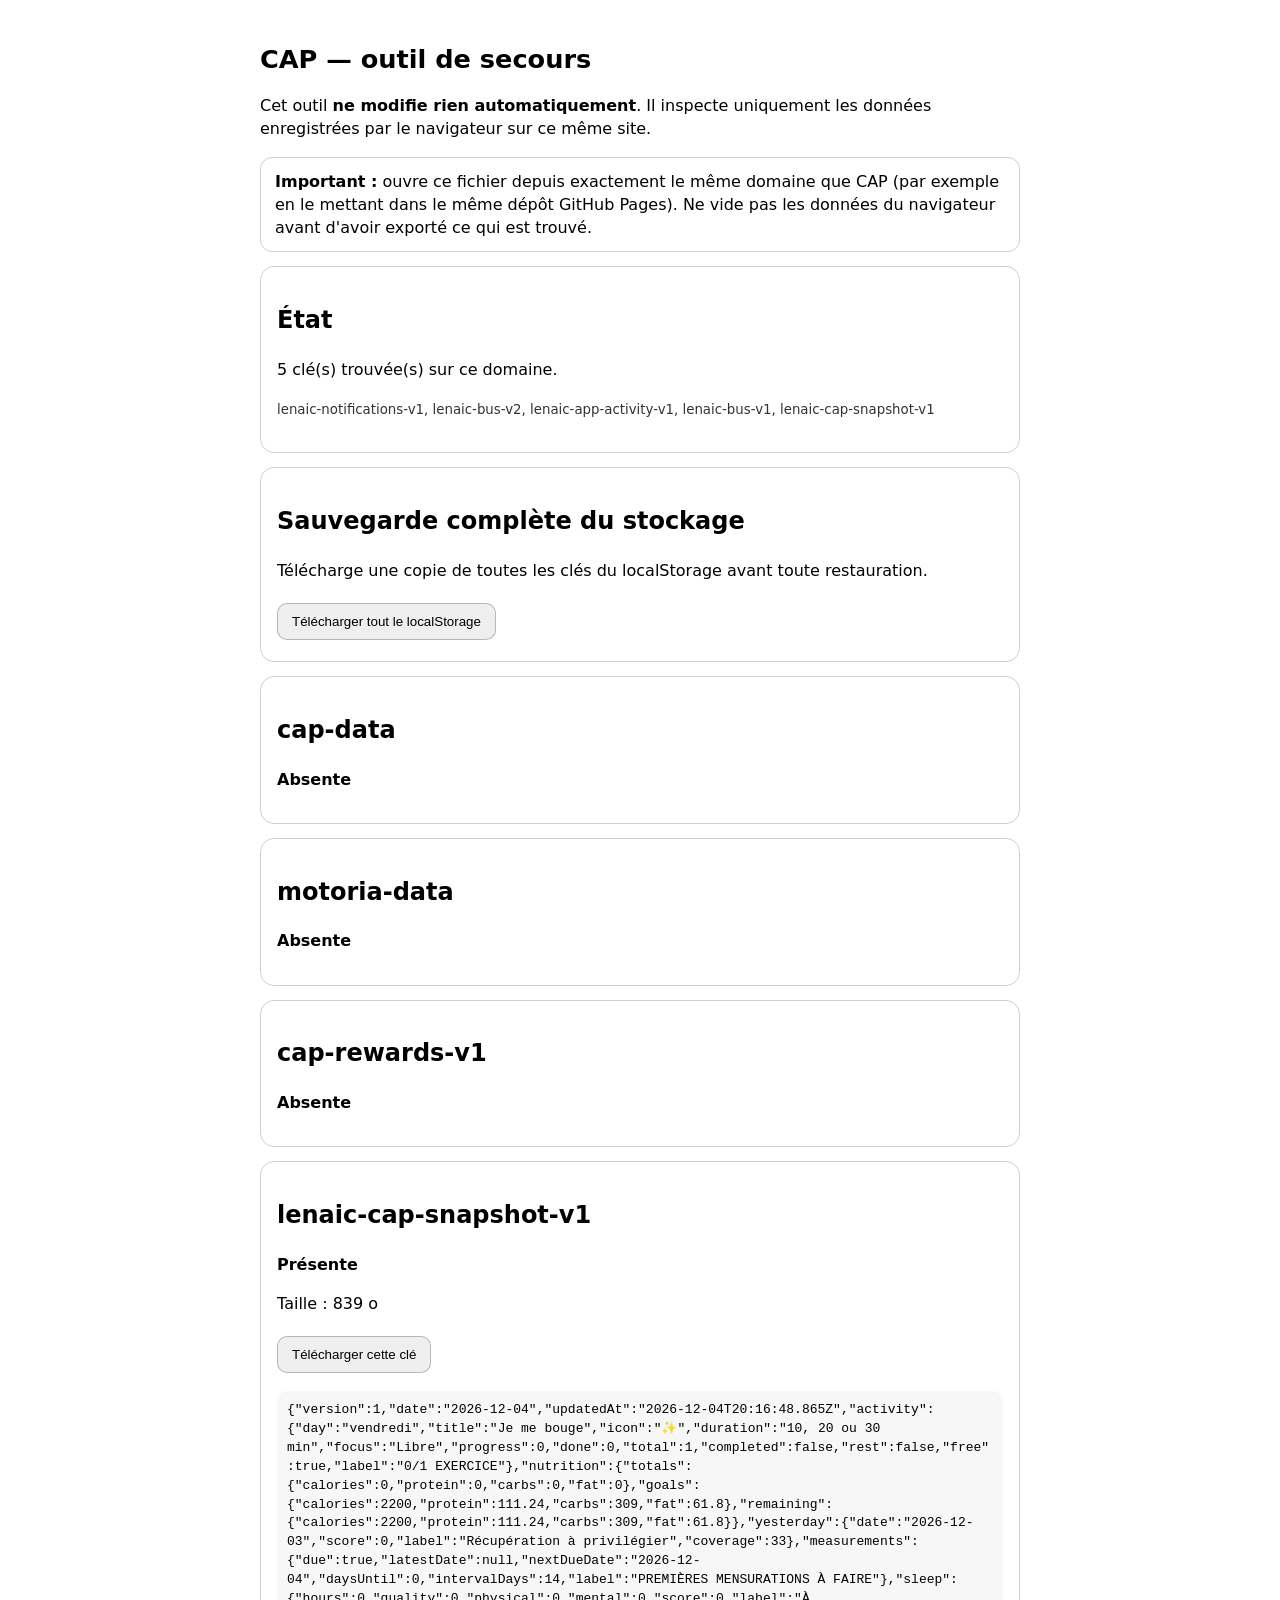
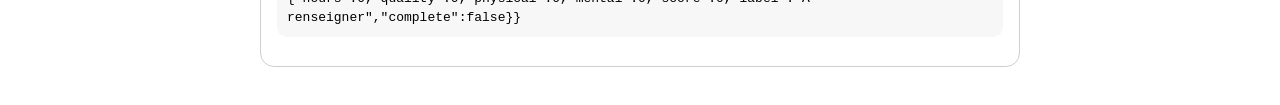
<file: cap-secours.html>
<!doctype html>
<html lang="fr">
<head>
<meta charset="utf-8">
<meta name="viewport" content="width=device-width,initial-scale=1">
<title>CAP — Secours sauvegarde</title>
<style>
:root{font-family:system-ui,-apple-system,Segoe UI,Roboto,sans-serif;color-scheme:light dark}
body{max-width:760px;margin:0 auto;padding:24px;line-height:1.45}
h1{font-size:1.6rem;margin-bottom:.2rem}
.note{padding:12px 14px;border:1px solid #8886;border-radius:12px;margin:14px 0}
.card{border:1px solid #8886;border-radius:14px;padding:16px;margin:14px 0}
.ok{font-weight:700}
.bad{font-weight:700}
button{padding:10px 14px;margin:5px 6px 5px 0;border-radius:10px;border:1px solid #8888;cursor:pointer}
pre{white-space:pre-wrap;word-break:break-word;max-height:260px;overflow:auto;background:#8881;padding:10px;border-radius:10px}
small{opacity:.8}
</style>
</head>
<body>
<h1>CAP — outil de secours</h1>
<p>Cet outil <strong>ne modifie rien automatiquement</strong>. Il inspecte uniquement les données enregistrées par le navigateur sur ce même site.</p>
<div class="note"><strong>Important :</strong> ouvre ce fichier depuis exactement le même domaine que CAP (par exemple en le mettant dans le même dépôt GitHub Pages). Ne vide pas les données du navigateur avant d'avoir exporté ce qui est trouvé.</div>

<div id="summary"></div>

<div class="card">
<h2>Sauvegarde complète du stockage</h2>
<p>Télécharge une copie de toutes les clés du localStorage avant toute restauration.</p>
<button id="backupAll">Télécharger tout le localStorage</button>
</div>

<div id="keys"></div>

<script>
const interesting = ['cap-data','motoria-data','cap-rewards-v1'];

function bytes(s){ return new Blob([s||'']).size; }
function human(n){ return n<1024 ? n+' o' : (n/1024).toFixed(1)+' Ko'; }

function inspect(raw){
  if(raw == null) return {exists:false};
  let parsed=null, error=null;
  try{ parsed=JSON.parse(raw); }catch(e){ error=String(e); }
  const info={exists:true,size:bytes(raw),parsed,error};
  if(parsed && typeof parsed==='object'){
    info.dailyCount = parsed.daily && typeof parsed.daily==='object' ? Object.keys(parsed.daily).length : null;
    info.trainingHistoryCount = parsed.trainingHistory && typeof parsed.trainingHistory==='object' ? Object.keys(parsed.trainingHistory).length : null;
    info.measurementsCount = Array.isArray(parsed.measurements) ? parsed.measurements.length : null;
    info.hasSettings = !!parsed.settings;
  }
  return info;
}

function dl(name, text){
  const b=new Blob([text],{type:'application/json'});
  const a=document.createElement('a');
  a.href=URL.createObjectURL(b);
  a.download=name;
  a.click();
  setTimeout(()=>URL.revokeObjectURL(a.href),1000);
}

function allStorage(){
  const o={};
  for(let i=0;i<localStorage.length;i++){
    const k=localStorage.key(i);
    o[k]=localStorage.getItem(k);
  }
  return o;
}

function render(){
  const found=[];
  for(let i=0;i<localStorage.length;i++) found.push(localStorage.key(i));
  document.getElementById('summary').innerHTML =
    `<div class="card"><h2>État</h2><p>${found.length} clé(s) trouvée(s) sur ce domaine.</p>
    <p><small>${found.map(x=>x.replace(/[<>&"]/g,c=>({'<':'&lt;','>':'&gt;','&':'&amp;','"':'&quot;'}[c]))).join(', ') || 'Aucune clé'}</small></p></div>`;

  const host=document.getElementById('keys'); host.innerHTML='';
  const keys=[...new Set([...interesting, ...found.filter(k=>/cap|motoria|backup|reward/i.test(k))])];
  for(const k of keys){
    const raw=localStorage.getItem(k);
    const inf=inspect(raw);
    const d=document.createElement('div');
    d.className='card';
    if(!inf.exists){
      d.innerHTML=`<h2>${k}</h2><p class="bad">Absente</p>`;
    }else{
      const details=[];
      details.push(`Taille : ${human(inf.size)}`);
      if(inf.error) details.push(`JSON invalide : ${inf.error}`);
      if(inf.dailyCount!=null) details.push(`Jours enregistrés : ${inf.dailyCount}`);
      if(inf.trainingHistoryCount!=null) details.push(`Séances historiques : ${inf.trainingHistoryCount}`);
      if(inf.measurementsCount!=null) details.push(`Mesures : ${inf.measurementsCount}`);
      d.innerHTML=`<h2>${k}</h2><p class="ok">Présente</p><p>${details.join('<br>')}</p>`;
      const b=document.createElement('button');
      b.textContent='Télécharger cette clé';
      b.onclick=()=>dl(`${k}-secours-${new Date().toISOString().slice(0,10)}.json`, raw);
      d.appendChild(b);

      if(k==='motoria-data'){
        const r=document.createElement('button');
        r.textContent='Restaurer motoria-data vers cap-data';
        r.onclick=()=>{
          const current=localStorage.getItem('cap-data');
          if(current!=null){
            dl(`cap-data-AVANT-restauration-${new Date().toISOString().replace(/[:.]/g,'-')}.json`, current);
          }
          if(!confirm("Copier motoria-data vers cap-data ? Une copie du cap-data actuel vient d'être téléchargée s'il existait.")) return;
          localStorage.setItem('cap-data', raw);
          alert("Restauration effectuée. Retourne dans CAP et recharge la page.");
          render();
        };
        d.appendChild(r);
      }
      const p=document.createElement('pre');
      let preview=raw;
      if(preview.length>3000) preview=preview.slice(0,3000)+'\n… aperçu tronqué …';
      p.textContent=preview;
      d.appendChild(p);
    }
    host.appendChild(d);
  }
}

document.getElementById('backupAll').onclick=()=>{
  dl(`cap-localStorage-secours-${new Date().toISOString().replace(/[:.]/g,'-')}.json`,
     JSON.stringify(allStorage(),null,2));
};
render();
</script>
</body>
</html>
</file>
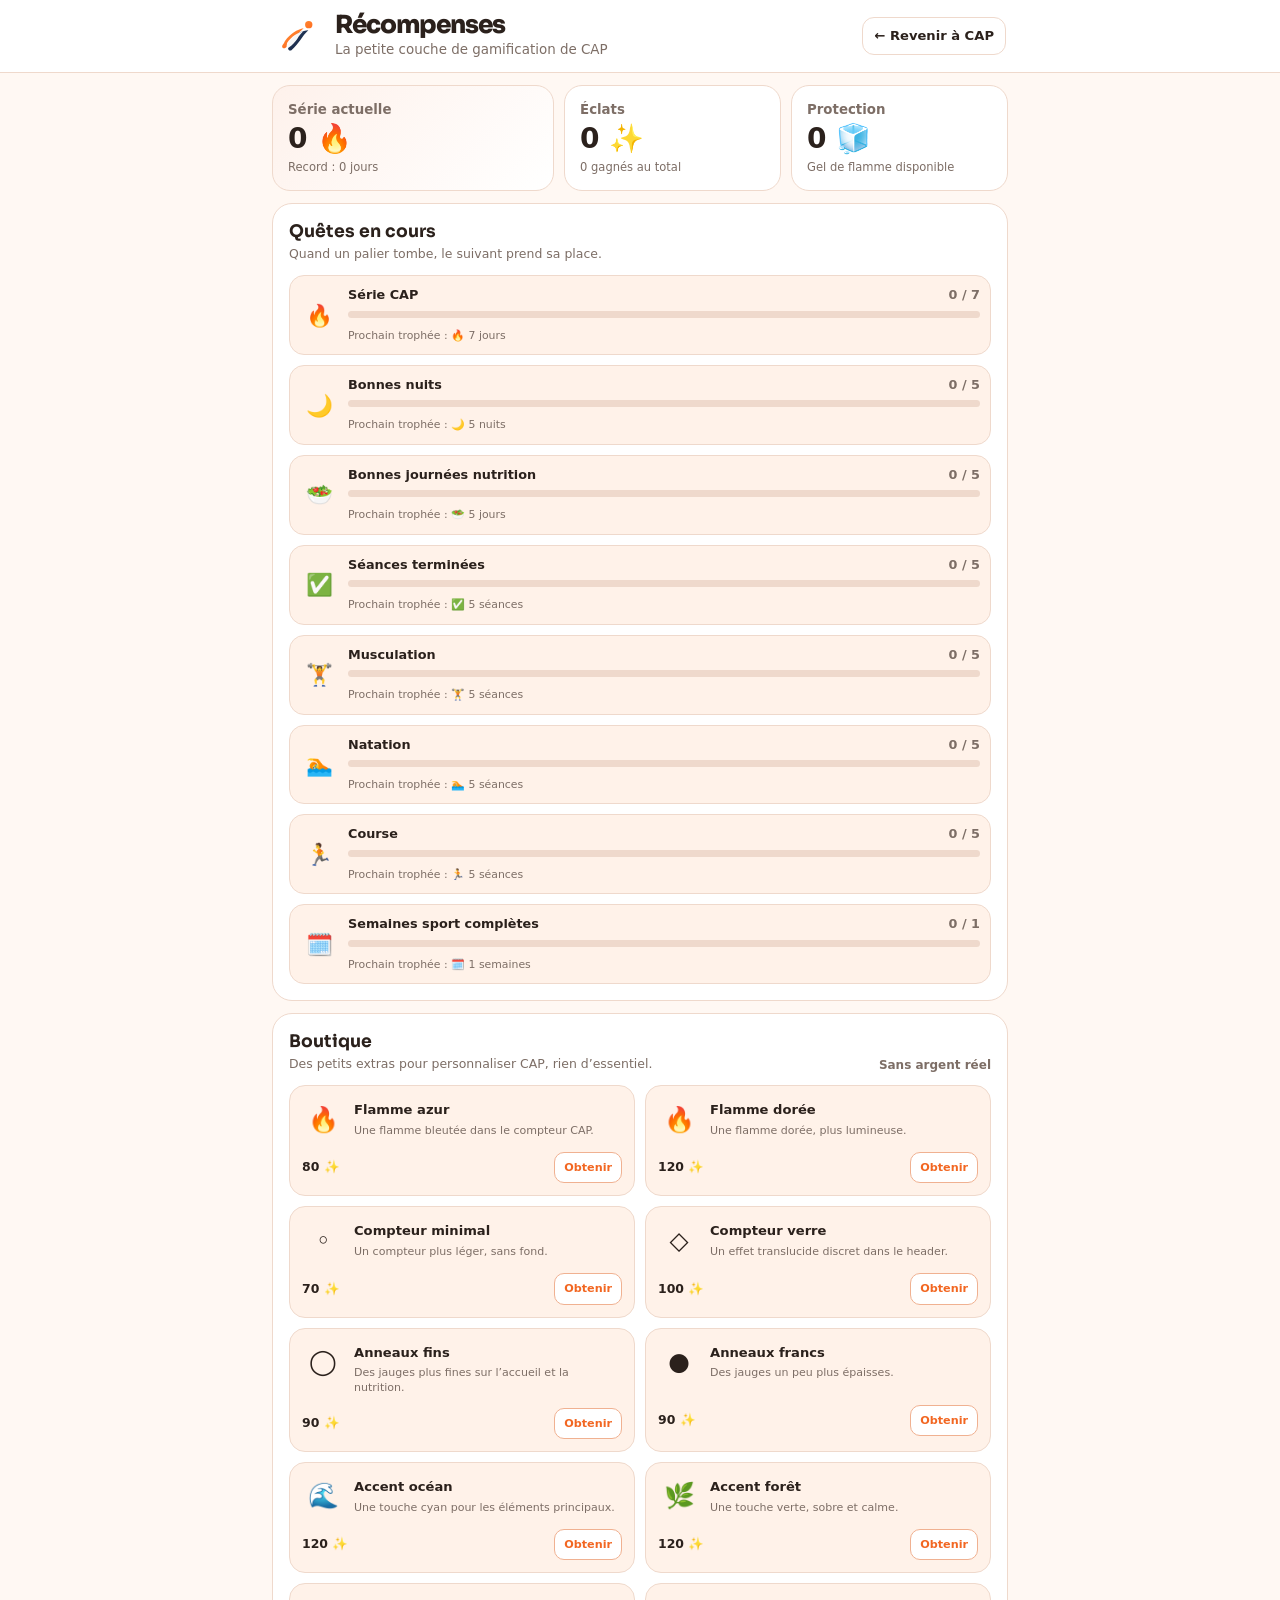
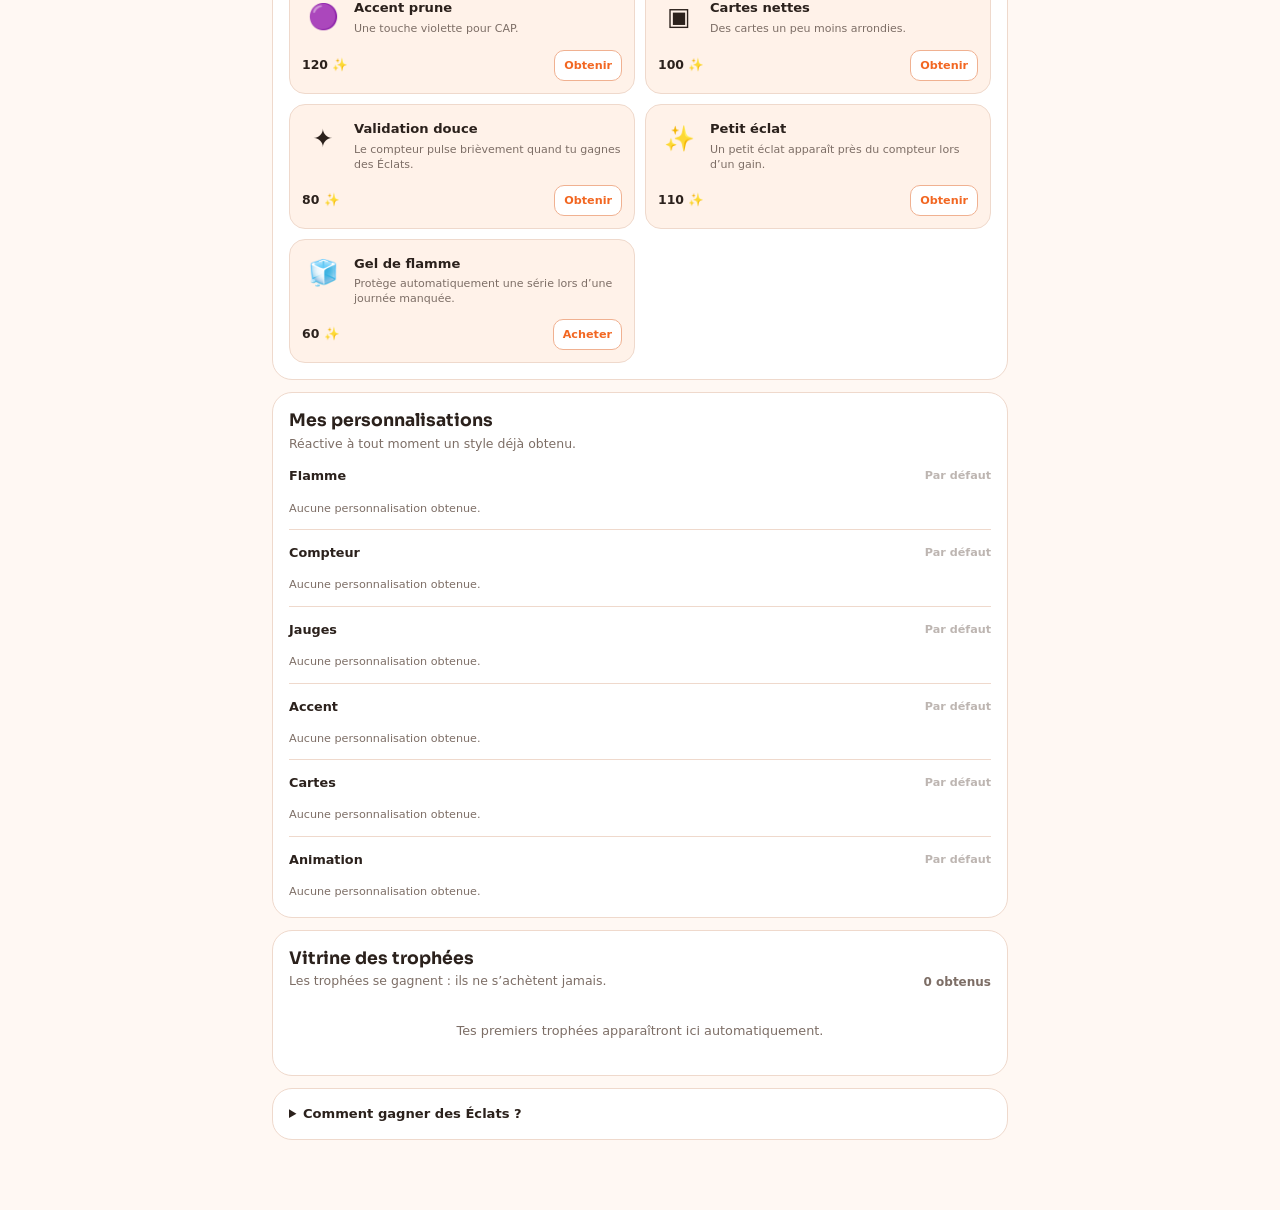
<file: recompense.html>
<!DOCTYPE html>
<html lang="fr">
<head>
<meta charset="UTF-8">
<meta name="viewport" content="width=device-width,initial-scale=1">
<title>Cap — Récompenses</title>
<link rel="icon" type="image/svg+xml" href="assets/favicon.svg">
<link rel="preconnect" href="https://fonts.googleapis.com">
<link rel="preconnect" href="https://fonts.gstatic.com" crossorigin>
<link href="https://fonts.googleapis.com/css2?family=Sora:wght@600;700;800&display=swap" rel="stylesheet">
<link rel="stylesheet" href="css/style.css?v=20260919-rewards2">
<link rel="stylesheet" href="css/recompense.css?v=20260919-rewards1">
</head>
<body>
<header class="reward-page-header">
  <div class="reward-page-head">
    <div class="brand">
      <div class="logo cap-logo"><img src="assets/logo-cap.svg" alt="Logo Cap"></div>
      <div class="brand-copy"><h1>Récompenses</h1><div class="subtitle">La petite couche de gamification de CAP</div></div>
    </div>
    <a class="back-cap" href="index.html">← Revenir à CAP</a>
  </div>
</header>
<main class="reward-main">
  <section class="reward-hero" aria-label="Résumé des récompenses">
    <div class="reward-stat main"><small>Série actuelle</small><strong><span id="heroStreak">0</span> 🔥</strong><p>Record : <span id="heroRecord">0</span> jours</p></div>
    <div class="reward-stat"><small>Éclats</small><strong><span id="heroShards">0</span> ✨</strong><p><span id="earnedTotal">0</span> gagnés au total</p></div>
    <div class="reward-stat"><small>Protection</small><strong><span id="heroGel">0</span> 🧊</strong><p>Gel de flamme disponible</p></div>
  </section>

  <section class="reward-card">
    <div class="reward-card-head"><div><h2>Quêtes en cours</h2><p>Quand un palier tombe, le suivant prend sa place.</p></div></div>
    <div class="quest-list" id="questList"></div>
  </section>

  <section class="reward-card">
    <div class="reward-card-head"><div><h2>Boutique</h2><p>Des petits extras pour personnaliser CAP, rien d’essentiel.</p></div><span class="count">Sans argent réel</span></div>
    <div class="shop-grid" id="shopGrid"></div>
  </section>

  <section class="reward-card">
    <div class="reward-card-head"><div><h2>Mes personnalisations</h2><p>Réactive à tout moment un style déjà obtenu.</p></div></div>
    <div class="collection-list" id="collectionList"></div>
  </section>

  <section class="reward-card">
    <div class="reward-card-head"><div><h2>Vitrine des trophées</h2><p>Les trophées se gagnent : ils ne s’achètent jamais.</p></div><span class="count"><span id="trophyCount">0</span> obtenus</span></div>
    <div class="trophy-grid" id="trophyGrid"></div>
  </section>

  <details class="reward-card reward-rules">
    <summary>Comment gagner des Éclats ?</summary>
    <div class="rules-grid">
      <div class="rule"><span>🌙 Bonne nuit · score &gt; 75</span><strong>+3 ✨</strong></div>
      <div class="rule"><span>🥗 Bonne journée nutrition · score &gt; 75</span><strong>+4 ✨</strong></div>
      <div class="rule"><span>✅ Séance prévue terminée</span><strong>+5 ✨</strong></div>
      <div class="rule"><span>🗓️ Semaine sportive complète</span><strong>+15 ✨</strong></div>
    </div>
    <p class="rules-note">Une journée rapporte donc au maximum 12 ✨ via les trois piliers. Les trophées n’ajoutent pas d’Éclats : ils servent uniquement à garder la trace des jalons accomplis. La série CAP avance lorsqu’au moins 2 des 3 piliers sont validés ; les jours de repos ou d’activité libre comptent comme pilier activité.</p>
  </details>
</main>
<div id="rewardToast" class="reward-toast" role="status" aria-live="polite"></div>
<script src="js/rewards-core.js?v=20260919-rewards2"></script>
<script src="js/recompense.js?v=20260919-rewards1"></script>
</body>
</html>
</file>
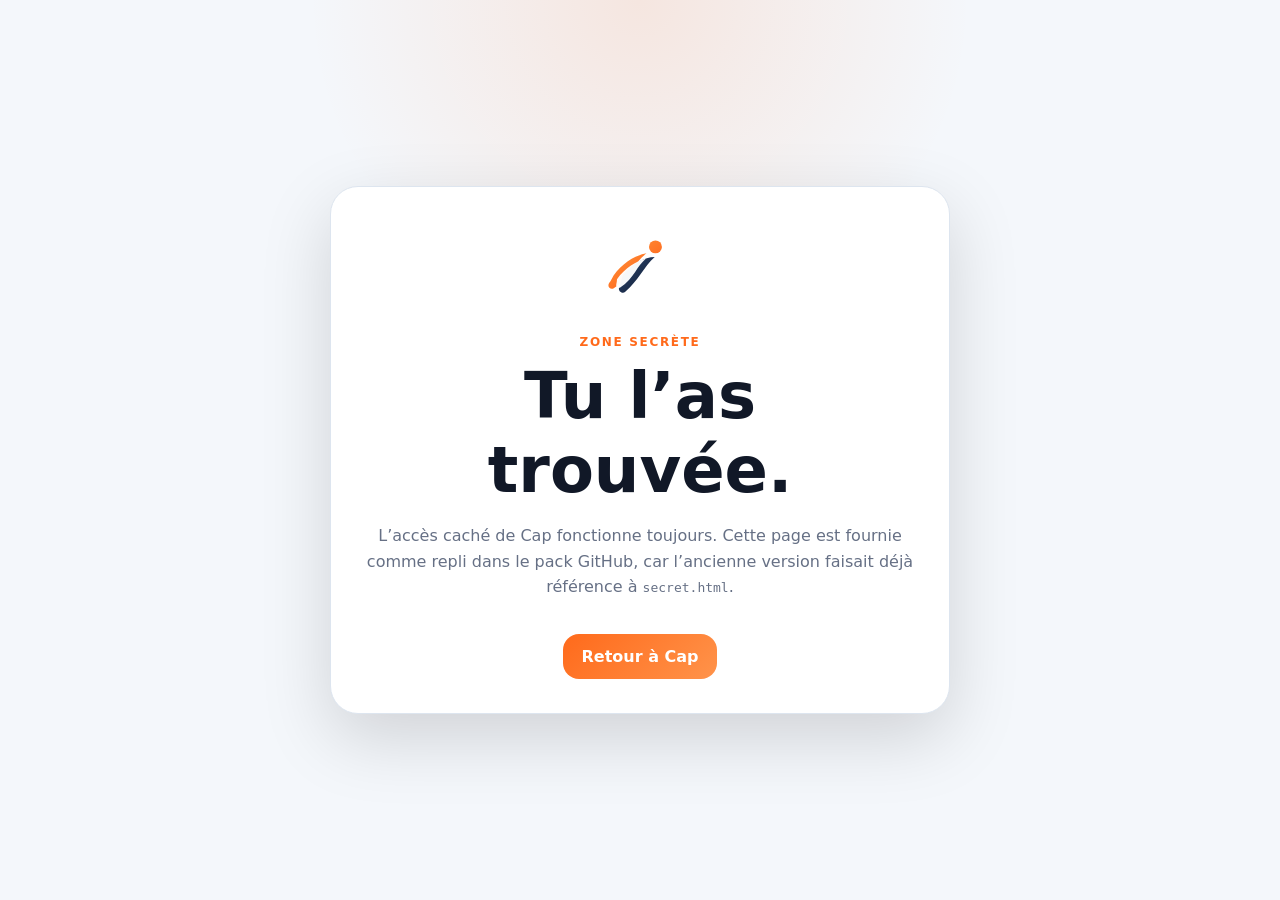
<file: secret.html>
<!DOCTYPE html>
<html lang="fr">
<head>
<meta charset="UTF-8">
<meta name="viewport" content="width=device-width,initial-scale=1">
<title>Cap — Zone secrète</title>
<link rel="icon" type="image/svg+xml" href="assets/logo-cap.svg">
<style>
:root{--bg:#f4f7fb;--panel:#fff;--text:#111827;--muted:#667085;--line:#dde5ef;--orange:#ff6a1b}
body.dark{--bg:#031225;--panel:#081b31;--text:#eef4ff;--muted:#a7b6c9;--line:#173861;--orange:#ff7f2f}
*{box-sizing:border-box}body{margin:0;min-height:100vh;display:grid;place-items:center;padding:24px;background:radial-gradient(circle at 50% 0,rgba(255,106,27,.12),transparent 30%),var(--bg);font-family:Inter,system-ui,sans-serif;color:var(--text)}
.card{width:min(620px,100%);background:var(--panel);border:1px solid var(--line);border-radius:28px;padding:34px;text-align:center;box-shadow:0 24px 70px rgba(0,0,0,.15)}
.logo{width:92px;margin:auto}.eyebrow{display:block;color:var(--orange);font-weight:900;letter-spacing:.14em;text-transform:uppercase;font-size:.75rem;margin:18px 0 10px}h1{font-size:clamp(2rem,7vw,4rem);margin:0 0 12px}p{color:var(--muted);line-height:1.6}.btn{display:inline-block;margin-top:18px;padding:13px 18px;border-radius:16px;background:linear-gradient(135deg,var(--orange),#ff934a);color:#fff;text-decoration:none;font-weight:900}
</style>
</head>
<body>
<div class="card">
  <img class="logo" src="assets/logo-cap.svg" alt="Cap">
  <span class="eyebrow">Zone secrète</span>
  <h1>Tu l’as trouvée.</h1>
  <p>L’accès caché de Cap fonctionne toujours. Cette page est fournie comme repli dans le pack GitHub, car l’ancienne version faisait déjà référence à <code>secret.html</code>.</p>
  <a class="btn" href="index.html">Retour à Cap</a>
</div>
<script>if(localStorage.getItem('cap-dark')==='1')document.body.classList.add('dark')</script>
</body>
</html>
</file>
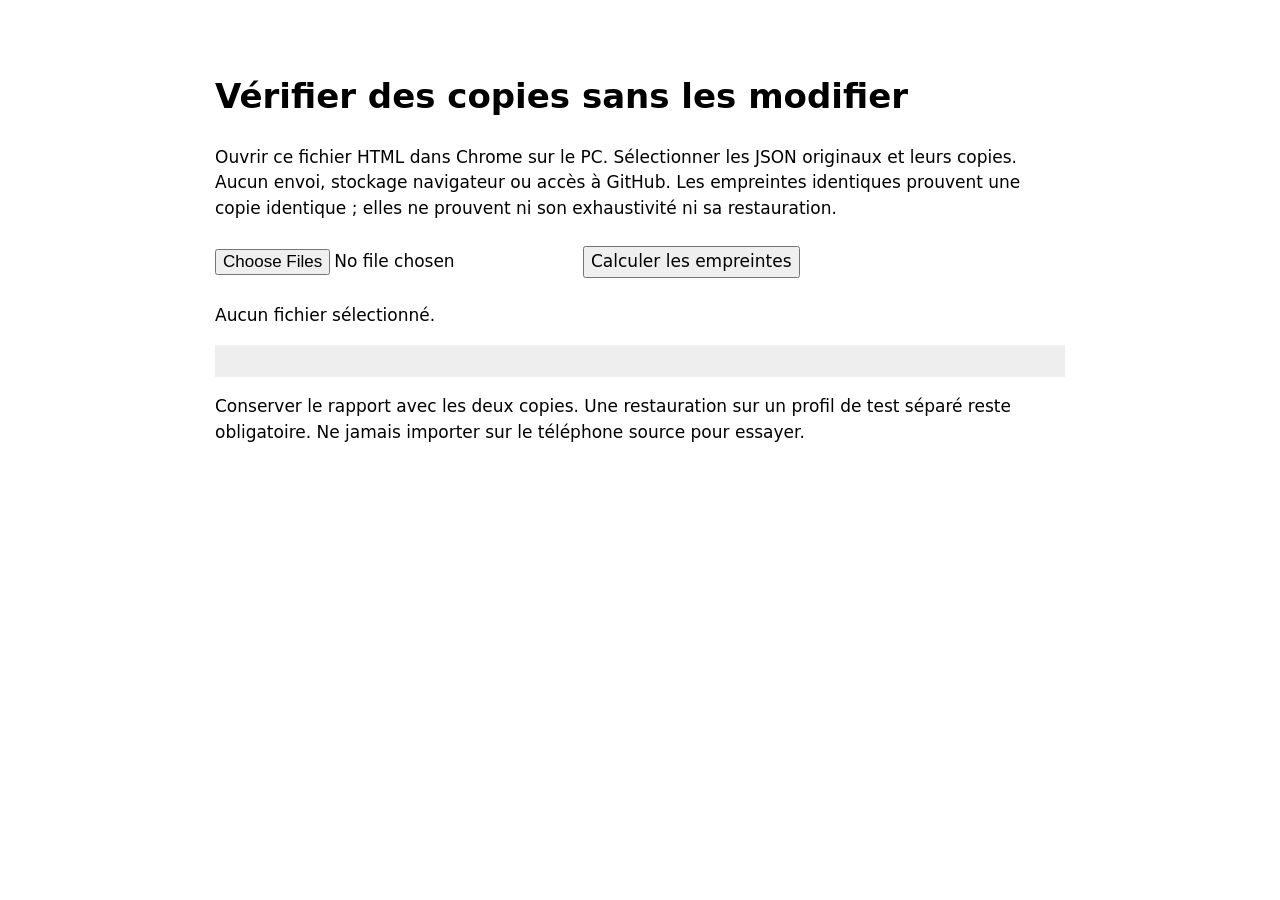
<file: VERIFIER-SAUVEGARDES.html>
<!doctype html><html lang="fr"><meta charset="utf-8"><meta name="viewport" content="width=device-width"><meta http-equiv="Content-Security-Policy" content="default-src 'none'; script-src 'unsafe-inline'; style-src 'unsafe-inline'; connect-src 'none'; object-src 'none'; base-uri 'none'; form-action 'none'"><title>Vérification locale des sauvegardes</title><style>body{max-width:850px;margin:2rem auto;padding:1rem;font:17px system-ui;line-height:1.5}pre{white-space:pre-wrap;overflow-wrap:anywhere;background:#eee;padding:1rem}button,input{font:inherit;margin:.5rem 0}</style><h1>Vérifier des copies sans les modifier</h1><p>Ouvrir ce fichier HTML dans Chrome sur le PC. Sélectionner les JSON originaux et leurs copies. Aucun envoi, stockage navigateur ou accès à GitHub. Les empreintes identiques prouvent une copie identique ; elles ne prouvent ni son exhaustivité ni sa restauration.</p><input id="files" aria-label="Sauvegardes JSON et copies" type="file" multiple accept=".json,application/json"><button id="check">Calculer les empreintes</button><p id="status" role="status">Aucun fichier sélectionné.</p><pre id="result"></pre><p>Conserver le rapport avec les deux copies. Une restauration sur un profil de test séparé reste obligatoire. Ne jamais importer sur le téléphone source pour essayer.</p><script>
'use strict';
const canonical=v=>Array.isArray(v)?'['+v.map(canonical).join(',')+']':v&&typeof v==='object'?'{'+Object.keys(v).sort().map(k=>JSON.stringify(k)+':'+canonical(v[k])).join(',')+'}':JSON.stringify(v);
const digest=async bytes=>Array.from(new Uint8Array(await crypto.subtle.digest('SHA-256',bytes))).map(x=>x.toString(16).padStart(2,'0')).join('');
async function inspectBackup(name,bytes){
 const result={name,bytes:bytes.byteLength,sha256:await digest(bytes),warnings:[],counts:{},attachments:[]};
 let doc;try{doc=JSON.parse(new TextDecoder('utf-8',{fatal:true}).decode(bytes))}catch(e){result.warnings.push('JSON/UTF-8 invalide : '+e.message);return result}
 result.contentSha256=await digest(new TextEncoder().encode(canonical(doc)));
 const state=doc.data||doc;const walk=(v,path)=>{if(!v||typeof v!=='object')return;if(Array.isArray(v)){result.counts[path]=v.length;const ids=new Set();for(const x of v){if(x&&typeof x==='object'&&x.id!=null){if(ids.has(x.id))result.warnings.push('Identifiant dupliqué : '+path+'/'+x.id);ids.add(x.id)}}}for(const [key,x] of Object.entries(v))if(x&&typeof x==='object')walk(x,path+'/'+key)};walk(state,'data');
 const files=doc.files||[];if(!Array.isArray(files)){result.warnings.push('Liste de fichiers invalide');return result}
 const ids=new Set();for(const file of files){if(!file?.id||ids.has(file.id))result.warnings.push('Identifiant de fichier absent/dupliqué');ids.add(file?.id);for(const field of ['blob','thumbnail']){if(field==='thumbnail'&&!file[field])continue;try{const match=/^data:([^;,]*);base64,([A-Za-z0-9+/]*={0,2})$/.exec(file[field]);if(!match||match[2].length%4)throw Error('data URL base64 invalide');const bin=atob(match[2]),bytes=Uint8Array.from(bin,c=>c.charCodeAt(0));if(field==='blob'&&file.size!=null&&file.size!==bytes.length)result.warnings.push('Taille annoncée différente : '+file.id);result.attachments.push({id:file.id,field,mime:match[1],bytes:bytes.length,sha256:await digest(bytes)});if(!bytes.length)result.warnings.push('Fichier vide : '+file.id)}catch(e){result.warnings.push('Pièce jointe illisible : '+file.id+'/'+field+' '+e.message)}}}
 if(Array.isArray(state.pages))for(const page of state.pages)if(!ids.has(page.id))result.warnings.push('Page sans fichier embarqué : '+page.id+' (export incomplet ou référence externe à contrôler)');
 if(Array.isArray(state.records)&&!Object.hasOwn(doc,'files'))result.warnings.push('Export textuel : aucune liste de pièces jointes embarquées');
 result.restoration='NON VÉRIFIÉE : essai isolé obligatoire';return result;
}
document.getElementById('check').onclick=async()=>{const button=document.getElementById('check'),out=document.getElementById('result'),status=document.getElementById('status');button.disabled=true;out.textContent='';try{const results=[];for(const file of document.getElementById('files').files){status.textContent='Lecture de '+file.name;results.push(await inspectBackup(file.name,await file.arrayBuffer()))}out.textContent=JSON.stringify(results,null,2);status.textContent=results.length+' fichier(s) analysé(s). Comparer taille et SHA-256 entre exemplaires. Aucune restauration effectuée.'}catch(e){status.textContent='Échec : '+e.message+' ; aucune sauvegarde validée.'}finally{button.disabled=false}};
</script></html>
</file>
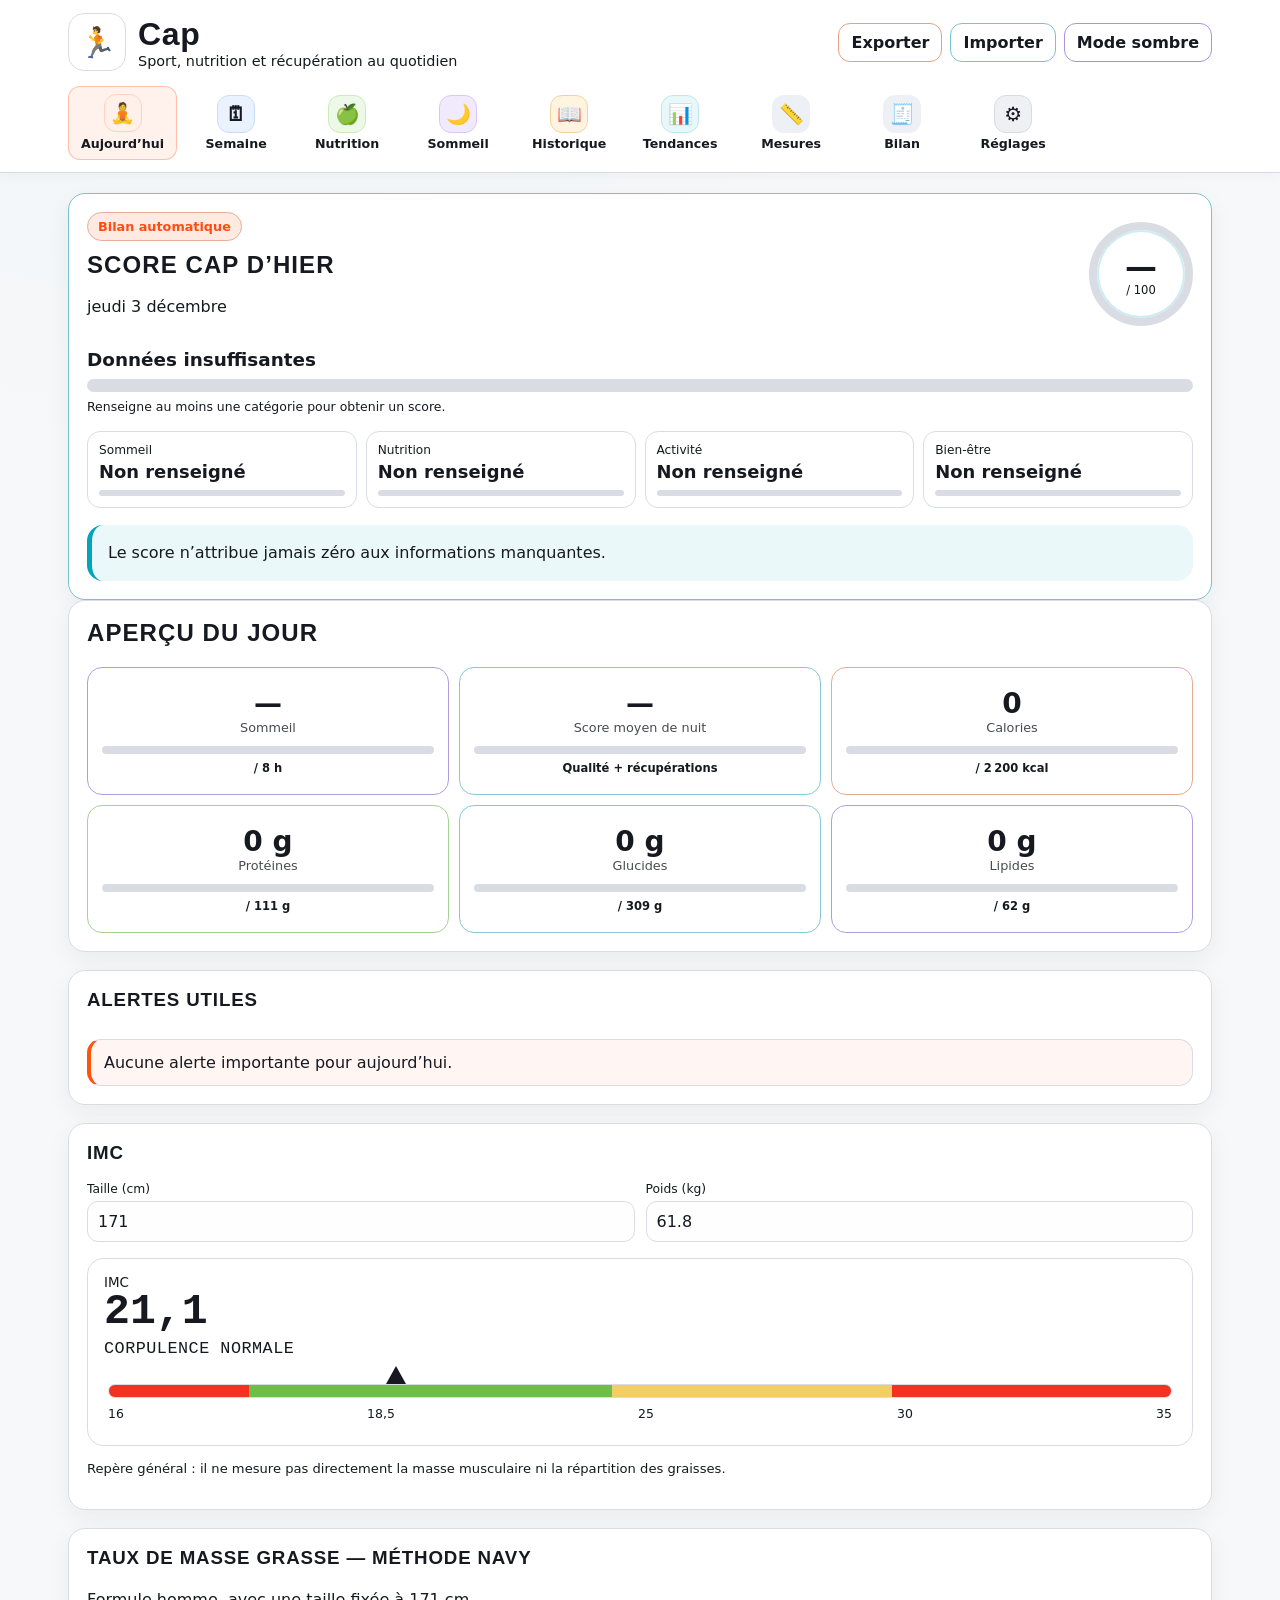
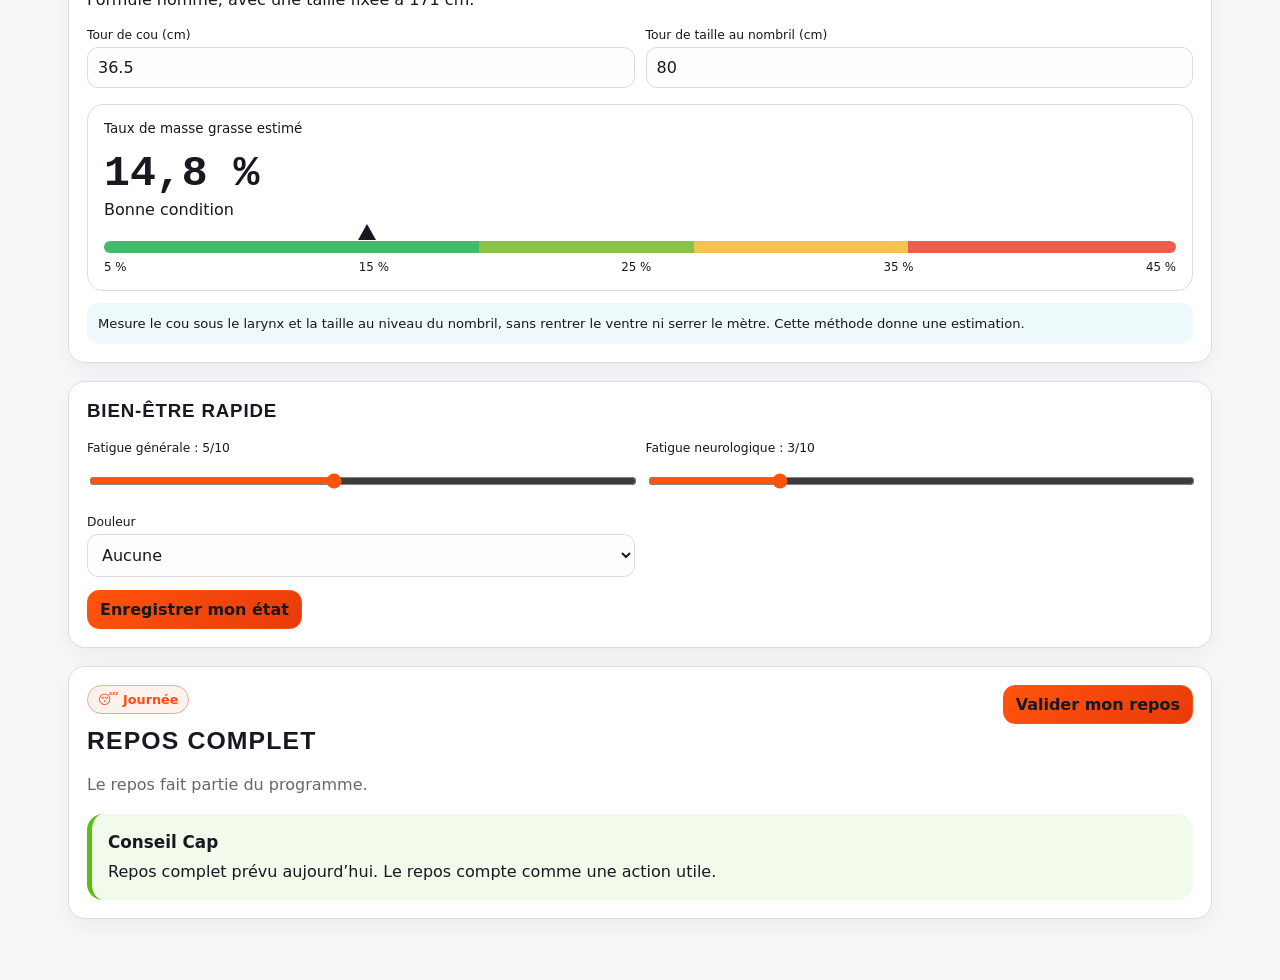
<file: backup/cap-original.html>
<!DOCTYPE html>
<html lang="fr">
<head>
<meta charset="UTF-8"><meta name="viewport" content="width=device-width,initial-scale=1">
<title>Cap — Sport, nutrition et récupération</title>
<style>
:root{--bg:#f4f7fb;--panel:#fff;--text:#172033;--muted:#6b7280;--line:#e2e8f0;--accent:#315efb;--soft:#eef2ff;--good:#16835f;--warn:#b56b00;--bad:#c6424e;--shadow:0 10px 28px rgba(27,42,73,.08)}
body.dark{--bg:#101521;--panel:#171e2d;--text:#edf2ff;--muted:#aab5ca;--line:#2a3449;--accent:#8ca7ff;--soft:#222d4e;--shadow:0 10px 28px rgba(0,0,0,.25)}
*{box-sizing:border-box}body{margin:0;background:var(--bg);color:var(--text);font-family:Inter,system-ui,-apple-system,Segoe UI,Roboto,sans-serif}button,input,select{font:inherit}button{cursor:pointer}
header{position:sticky;top:0;z-index:20;background:color-mix(in srgb,var(--panel) 94%,transparent);backdrop-filter:blur(12px);border-bottom:1px solid var(--line)}
.head,nav,main{max-width:1180px;margin:auto}.head{padding:13px 18px;display:flex;align-items:center;justify-content:space-between;gap:12px}.brand{display:flex;align-items:center;gap:12px}.logo{width:46px;height:46px;border-radius:15px;background:var(--soft);display:grid;place-items:center;font-size:24px}h1{margin:0;font-size:1.2rem}.subtitle{font-size:.82rem;color:var(--muted)}.actions{display:flex;gap:8px;flex-wrap:wrap}
.btn,.navbtn{border:1px solid var(--line);background:var(--panel);color:var(--text);padding:9px 12px;border-radius:12px;font-weight:700}.btn.primary,.navbtn.active{background:var(--accent);border-color:var(--accent);color:#fff}.btn.bad{color:var(--bad)}
nav{padding:0 18px 12px;display:flex;gap:7px;overflow:auto}.navbtn{white-space:nowrap}main{padding:20px 18px 60px}.view{display:none}.view.active{display:block}.grid{display:grid;grid-template-columns:minmax(0,2fr) minmax(280px,1fr);gap:18px}.card{background:var(--panel);border:1px solid var(--line);border-radius:18px;box-shadow:var(--shadow);padding:18px}.card h2,.card h3{margin-top:0}.hero{display:flex;justify-content:space-between;gap:14px;align-items:flex-start}.badge{display:inline-flex;padding:6px 10px;border-radius:999px;background:var(--soft);color:var(--accent);font-size:.8rem;font-weight:800}.note{color:var(--muted);line-height:1.5}.kpis{display:grid;grid-template-columns:repeat(4,1fr);gap:10px}.kpi{border:1px solid var(--line);border-radius:15px;padding:14px}.kpi strong{display:block;font-size:1.3rem}.kpi span{font-size:.8rem;color:var(--muted)}.form{display:grid;grid-template-columns:repeat(2,1fr);gap:11px}.form.three{grid-template-columns:repeat(3,1fr)}.field label{display:block;font-size:.77rem;color:var(--muted);margin-bottom:5px}.field input,.field select{width:100%;border:1px solid var(--line);background:var(--bg);color:var(--text);border-radius:11px;padding:10px}.rec{border-radius:16px;padding:16px;border-left:5px solid var(--accent);background:var(--soft)}.rec.good{border-left-color:var(--good)}.rec.warn{border-left-color:var(--warn)}.rec.bad{border-left-color:var(--bad)}.week{display:grid;grid-template-columns:repeat(7,minmax(120px,1fr));gap:9px;overflow:auto}.day{min-width:120px;border:1px solid var(--line);border-radius:15px;padding:13px;background:var(--panel);color:var(--text);text-align:left}.day.today{border:2px solid var(--accent);background:var(--soft)}.day.done{box-shadow:inset 0 0 0 1px var(--good)}.day strong,.day span{display:block}.day span{font-size:.79rem;color:var(--muted);margin-top:4px}.tabs{display:flex;gap:7px;overflow:auto;margin-bottom:14px}.exercise,.history-item,.alert{border:1px solid var(--line);border-radius:14px;padding:13px;margin-top:9px}.exercise label{display:flex;gap:9px}.exercise input{width:20px;height:20px;accent-color:var(--accent)}.exercise-title{font-weight:800}.exercise-meta,.muted{font-size:.84rem;color:var(--muted)}.history{display:grid;gap:10px}.alerts{display:grid;gap:9px}.small{font-size:.82rem}
@media(max-width:900px){.grid{grid-template-columns:1fr}.kpis{grid-template-columns:repeat(2,1fr)}}@media(max-width:620px){.head{display:block}.actions{margin-top:12px}.actions .btn{flex:1}.form,.form.three{grid-template-columns:1fr}.hero{display:block}}

/* Lisibilité renforcée, notamment sur les navigateurs Android */
body, main, .card, .hero, .hero h2, .hero p, .rec, .rec strong, .rec p,
#todayTitle, #todayIntro, #recommendation, #recommendation strong, #recommendation p {
  color: var(--text) !important;
  -webkit-text-fill-color: var(--text) !important;
  opacity: 1 !important;
  visibility: visible !important;
}
.badge, #todayBadge {
  color: var(--accent) !important;
  -webkit-text-fill-color: var(--accent) !important;
  background: var(--soft) !important;
  opacity: 1 !important;
}
.hero h2, #todayTitle {font-size:1.55rem !important;line-height:1.25;margin:12px 0 7px !important;font-weight:850 !important;}
.hero .note, #todayIntro {font-size:1rem !important;line-height:1.55 !important;color:var(--muted) !important;-webkit-text-fill-color:var(--muted) !important;}
.rec {font-size:1rem !important;line-height:1.5 !important;}
.rec strong {display:block;font-size:1.05rem !important;margin-bottom:5px;}
.rec p {margin:0 !important;}


.bmi-panel{margin-top:16px;border:1px solid var(--line);border-radius:16px;padding:16px;background:var(--panel)}
.bmi-value{font-size:2.7rem;font-weight:900;line-height:1;color:var(--text)}
.bmi-category{font-size:1.05rem;color:var(--muted);margin-top:5px}
.bmi-scale-wrap{position:relative;margin:26px 4px 8px}
.bmi-scale{height:16px;border-radius:5px;background:linear-gradient(90deg,
 var(--bad) 0% 13.2%,
 #6fbe4a 13.2% 47.4%,
 #f2cf61 47.4% 73.7%,
 var(--bad) 73.7% 100%);
 border:1px solid var(--line);overflow:visible}
.bmi-pointer{position:absolute;top:-18px;transform:translateX(-50%);width:0;height:0;
 border-left:10px solid transparent;border-right:10px solid transparent;border-bottom:18px solid var(--text);
 transition:left .2s}
.bmi-labels{display:flex;justify-content:space-between;color:var(--muted);font-size:.78rem;margin-top:8px}


/* ============================================================
   CAP — Console claire / Horizon sombre
   ============================================================ */
:root{
  --bg:#f7f8fa;
  --panel:#ffffff;
  --text:#16191f;
  --muted:#626872;
  --line:#d9dde3;
  --accent:#ff4b12;
  --soft:#fff1eb;
  --good:#56bd18;
  --warn:#ff8700;
  --bad:#f33224;
  --violet:#7137d8;
  --cyan:#00a5bb;
  --green:#59bd13;
  --orange:#ff530d;
  --shadow:0 8px 24px rgba(25,31,41,.06);
}
body.dark{
  --bg:#030d21;
  --panel:#071831;
  --text:#f5f8ff;
  --muted:#b8c0d2;
  --line:#174271;
  --accent:#ff8700;
  --soft:#112950;
  --good:#8eda22;
  --warn:#ff8700;
  --bad:#ff4638;
  --violet:#b167ff;
  --cyan:#16d5ed;
  --green:#98db2d;
  --orange:#ff8700;
  --shadow:0 14px 32px rgba(0,0,0,.28);
}

body{
  background:
    radial-gradient(circle at 15% -20%, rgba(0,165,187,.06), transparent 30%),
    var(--bg);
}
body.dark{
  background:
    radial-gradient(circle at 50% 0%, rgba(13,72,143,.36), transparent 43%),
    linear-gradient(180deg,#020a1a 0%,#03132b 100%);
}

header{
  background:color-mix(in srgb,var(--panel) 95%,transparent);
  border-bottom:1px solid var(--line);
  box-shadow:0 2px 14px rgba(20,27,39,.04);
}
body.dark header{background:rgba(3,13,33,.92)}

.logo{
  width:58px;height:58px;
  border:1.5px solid var(--line);
  border-radius:16px;
  background:var(--panel);
  font-size:30px;
  box-shadow:none;
}
body.dark .logo{
  border-color:#0a8dd2;
  background:linear-gradient(145deg,#05142b,#081c38);
}

h1{
  font-family:"Arial Narrow","Roboto Condensed",Impact,sans-serif;
  font-size:2rem;
  letter-spacing:.02em;
}
.subtitle{font-size:.9rem}

.actions .btn{
  min-width:96px;
  background:var(--panel);
  border-width:1.5px;
  font-weight:800;
}
#exportBtn{color:var(--orange);border-color:color-mix(in srgb,var(--orange) 45%,var(--line))}
#importBtn{color:var(--cyan);border-color:color-mix(in srgb,var(--cyan) 45%,var(--line))}
#darkBtn{color:var(--violet);border-color:color-mix(in srgb,var(--violet) 45%,var(--line))}
.actions .btn:hover{transform:translateY(-1px)}

nav{
  padding-top:2px;
  align-items:stretch;
}
.navbtn{
  display:flex;
  flex-direction:column;
  align-items:center;
  justify-content:center;
  gap:3px;
  min-width:104px;
  padding:8px 12px;
  border-color:transparent;
  background:transparent;
  color:var(--muted);
  font-size:.79rem;
  transition:.18s ease;
}
.nav-icon{font-size:1.35rem;line-height:1.1}
.navbtn.active{
  background:var(--soft);
  color:var(--accent);
  border-color:color-mix(in srgb,var(--accent) 30%,transparent);
}
.nav-today.active,.nav-week.active,.nav-settings.active{color:var(--orange)}
.nav-nutrition.active{color:var(--green);background:color-mix(in srgb,var(--green) 10%,var(--panel))}
.nav-sleep.active{color:var(--violet);background:color-mix(in srgb,var(--violet) 10%,var(--panel))}
.nav-history.active,.nav-trends.active{color:var(--cyan);background:color-mix(in srgb,var(--cyan) 10%,var(--panel))}

.card{
  border-radius:17px;
  box-shadow:var(--shadow);
  border:1px solid var(--line);
}
.card h2,.card h3{
  font-family:"Arial Narrow","Roboto Condensed",Impact,sans-serif;
  text-transform:uppercase;
  letter-spacing:.045em;
  font-weight:700;
}
body.dark .card{
  background:linear-gradient(145deg,rgba(8,29,60,.95),rgba(4,19,43,.96));
}

.kpi{
  min-height:128px;
  text-align:center;
  display:flex;
  flex-direction:column;
  justify-content:center;
  border-width:1.5px;
  background:var(--panel);
}
.kpi strong{font-size:1.75rem}
.kpi:nth-child(1){color:var(--violet);border-color:color-mix(in srgb,var(--violet) 38%,var(--line))}
.kpi:nth-child(2){color:var(--cyan);border-color:color-mix(in srgb,var(--cyan) 38%,var(--line))}
.kpi:nth-child(3){color:var(--orange);border-color:color-mix(in srgb,var(--orange) 38%,var(--line))}
.kpi:nth-child(4){color:var(--green);border-color:color-mix(in srgb,var(--green) 38%,var(--line))}
.kpi span{color:inherit;opacity:.78}
body.dark .kpi:nth-child(1){background:linear-gradient(155deg,#251342,#120b2f)}
body.dark .kpi:nth-child(2){background:linear-gradient(155deg,#073d54,#062b43)}
body.dark .kpi:nth-child(3){background:linear-gradient(155deg,#5c2d14,#3a1b0d)}
body.dark .kpi:nth-child(4){background:linear-gradient(155deg,#173c25,#0b2918)}

#today > .card:nth-child(2) h3{color:var(--orange)}
.alert{
  border-left:4px solid var(--orange);
  background:color-mix(in srgb,var(--orange) 5%,var(--panel));
}

.bmi-value{color:var(--green)!important;font-family:monospace}
body.dark .bmi-value{color:#28a7ff!important}
.bmi-category{text-transform:uppercase;font-family:monospace;letter-spacing:.03em}
.bmi-scale{height:14px;border-radius:999px}

.field input,.field select{
  border-width:1.5px;
  background:color-mix(in srgb,var(--panel) 92%,var(--bg));
}
input[type="range"]{accent-color:var(--orange)}

.btn.primary{
  background:linear-gradient(135deg,var(--orange),#e93b0a);
  border-color:var(--orange);
  color:#fff!important;
}
body.dark .btn.primary{box-shadow:0 0 18px rgba(255,135,0,.18)}

.badge{
  background:color-mix(in srgb,var(--orange) 12%,var(--panel))!important;
  color:var(--orange)!important;
  border:1px solid color-mix(in srgb,var(--orange) 35%,var(--line));
}
.rec{
  background:color-mix(in srgb,var(--cyan) 8%,var(--panel));
  border-left-color:var(--cyan);
}
.rec.warn{background:color-mix(in srgb,var(--orange) 9%,var(--panel));border-left-color:var(--orange)}
.rec.bad{background:color-mix(in srgb,var(--bad) 8%,var(--panel));border-left-color:var(--bad)}
.rec.good{background:color-mix(in srgb,var(--green) 8%,var(--panel));border-left-color:var(--green)}

.day.today{
  border-color:var(--orange);
  background:color-mix(in srgb,var(--orange) 8%,var(--panel));
}
.exercise input{accent-color:var(--orange)}
.progress>div{background:linear-gradient(90deg,var(--cyan),var(--green))}

.sleep-score .moon{filter:drop-shadow(0 0 12px rgba(177,103,255,.25))}
#sleepLabel{color:var(--violet)}

@media(max-width:620px){
  body{padding-bottom:82px}
  header{position:relative}
  .head{padding:16px 18px}
  .brand{align-items:center}
  .actions{display:grid;grid-template-columns:repeat(3,1fr);width:100%;gap:8px}
  .actions .btn{min-width:0;padding:11px 6px;font-size:.8rem}
  nav{
    position:fixed;
    left:0;right:0;bottom:0;
    z-index:50;
    max-width:none;
    padding:6px 8px calc(6px + env(safe-area-inset-bottom));
    background:color-mix(in srgb,var(--panel) 96%,transparent);
    backdrop-filter:blur(14px);
    border-top:1px solid var(--line);
    gap:2px;
  }
  body.dark nav{background:rgba(3,13,33,.96)}
  .navbtn{
    flex:1;
    min-width:67px;
    padding:7px 3px;
    font-size:.65rem;
    border-radius:11px;
  }
  .nav-icon{font-size:1.2rem}
  .kpis{grid-template-columns:repeat(2,1fr)}
  .kpi{min-height:112px}
  main{padding-bottom:24px}
}


.mobile-theme-btn{display:none;border:1.5px solid var(--line);background:var(--panel);color:var(--violet);width:46px;height:46px;border-radius:14px;font-size:1.35rem;align-items:center;justify-content:center;box-shadow:var(--shadow)}
body.dark .mobile-theme-btn{background:#112950;border-color:#7049aa;color:#d9b8ff}
@media(max-width:620px){
  .head{position:relative;padding-right:76px!important}
  .mobile-theme-btn{display:flex;position:absolute;right:18px;top:20px;z-index:5}
  .actions{display:grid!important;margin-top:14px!important}
  #darkBtn{display:none}
}


.meal-form{display:grid;grid-template-columns:1.5fr repeat(4,minmax(90px,1fr));gap:10px;align-items:end}
.meal-actions{display:flex;gap:8px;flex-wrap:wrap;margin-top:12px}
.meal-list{display:grid;gap:10px;margin-top:18px}
.meal-item{border:1px solid var(--line);border-radius:14px;padding:14px;background:color-mix(in srgb,var(--panel) 96%,var(--bg))}
.meal-item-head{display:flex;justify-content:space-between;align-items:flex-start;gap:12px}
.meal-title{font-weight:850;font-size:1rem}
.meal-time{font-size:.78rem;color:var(--muted);margin-top:3px}
.meal-macros{display:grid;grid-template-columns:repeat(4,1fr);gap:8px;margin-top:12px}
.meal-macro{border:1px solid var(--line);border-radius:11px;padding:9px;text-align:center}
.meal-macro strong{display:block;font-size:1rem}.meal-macro span{font-size:.72rem;color:var(--muted)}
.meal-buttons{display:flex;gap:7px}.meal-buttons .btn{padding:7px 9px;font-size:.78rem}
.total-strip{display:grid;grid-template-columns:repeat(4,1fr);gap:8px;margin-top:16px}
.total-chip{border:1px solid var(--line);border-radius:12px;padding:10px;text-align:center;background:var(--panel)}
.total-chip strong{display:block;font-size:1.08rem}.total-chip span{font-size:.75rem;color:var(--muted)}
@media(max-width:850px){.meal-form{grid-template-columns:1fr 1fr}.meal-form .field:first-child{grid-column:1/-1}}
@media(max-width:560px){.meal-form{grid-template-columns:1fr 1fr}.meal-macros,.total-strip{grid-template-columns:repeat(2,1fr)}}


.overview-kpis{grid-template-columns:repeat(3,1fr)}
.kpi small{display:block;margin-top:7px;font-size:.72rem;color:var(--muted);font-weight:700}
.mini-progress{height:8px;width:100%;margin-top:11px;border-radius:999px;background:var(--line);overflow:hidden}
.mini-progress>div{height:100%;width:0;border-radius:999px;transition:width .25s ease}
#kpiSleepBar{background:var(--violet)}
#kpiRecoveryBar{background:var(--cyan)}
#kpiCaloriesBar{background:var(--orange)}
.sleep-progress.attention>div{background:var(--warn)!important}
.sleep-progress.critical>div{background:var(--bad)!important}
#kpiProteinBar{background:var(--green)}
#kpiCarbsBar{background:var(--cyan)}
#kpiFatBar{background:var(--violet)}
.overview-kpis .kpi:nth-child(5){color:var(--cyan);border-color:color-mix(in srgb,var(--cyan) 38%,var(--line))}
.overview-kpis .kpi:nth-child(6){color:var(--violet);border-color:color-mix(in srgb,var(--violet) 38%,var(--line))}
body.dark .overview-kpis .kpi:nth-child(5){background:linear-gradient(155deg,#073d54,#062b43)}
body.dark .overview-kpis .kpi:nth-child(6){background:linear-gradient(155deg,#251342,#120b2f)}
@media(max-width:760px){.overview-kpis{grid-template-columns:repeat(2,1fr)}}


.navy-panel{margin-top:16px;border:1px solid var(--line);border-radius:16px;padding:16px;background:var(--panel)}
.navy-result{display:flex;justify-content:space-between;align-items:flex-end;gap:16px;margin-top:16px}
.navy-value{font-size:2.7rem;font-weight:900;line-height:1;color:var(--cyan);font-family:monospace}
.navy-label{font-size:1rem;color:var(--muted);margin-top:5px}
.navy-help{margin-top:12px;padding:11px;border-radius:12px;background:color-mix(in srgb,var(--cyan) 7%,var(--panel));color:var(--muted);font-size:.82rem;line-height:1.45}
.navy-gauge{height:12px;border-radius:999px;background:linear-gradient(90deg,#43b96b 0 35%,#8bc34a 35% 55%,#f3c34f 55% 75%,#ef5b4d 75% 100%);position:relative;margin-top:22px}
.navy-pointer{position:absolute;top:-17px;transform:translateX(-50%);width:0;height:0;border-left:9px solid transparent;border-right:9px solid transparent;border-bottom:16px solid var(--text);left:0;transition:left .2s}
.navy-scale{display:flex;justify-content:space-between;color:var(--muted);font-size:.74rem;margin-top:7px}
@media(max-width:620px){.navy-result{display:block}.navy-value{margin-top:8px}}


.yesterday-score-card{border-color:color-mix(in srgb,var(--cyan) 45%,var(--line))}
.score-cap-head{display:flex;justify-content:space-between;align-items:center;gap:16px}
.score-cap-head h2{margin:10px 0 3px}
.score-cap-ring{width:104px;height:104px;flex:0 0 104px;border-radius:50%;display:flex;flex-direction:column;align-items:center;justify-content:center;border:8px solid var(--line);background:var(--panel);box-shadow:inset 0 0 0 2px color-mix(in srgb,var(--cyan) 20%,transparent)}
.score-cap-ring strong{font-size:2rem;line-height:1}.score-cap-ring span{font-size:.72rem;color:var(--muted)}
.score-cap-ring.excellent{border-color:var(--green)}.score-cap-ring.very-good{border-color:var(--cyan)}.score-cap-ring.good{border-color:#e3c33c}.score-cap-ring.medium{border-color:var(--orange)}.score-cap-ring.low{border-color:var(--bad)}
.score-cap-status{font-size:1.15rem;font-weight:850;margin-top:14px}
.score-cap-progress{height:13px;background:var(--line);border-radius:999px;overflow:hidden;margin-top:9px}
.score-cap-progress>div{height:100%;width:0;border-radius:999px;background:linear-gradient(90deg,var(--orange),var(--cyan),var(--green));transition:width .3s}
.score-cap-coverage{font-size:.78rem;color:var(--muted);margin-top:7px}
.score-breakdown{display:grid;grid-template-columns:repeat(4,1fr);gap:9px;margin:17px 0}
.score-part{border:1px solid var(--line);border-radius:13px;padding:11px;background:color-mix(in srgb,var(--panel) 96%,var(--bg))}
.score-part span{display:block;font-size:.76rem;color:var(--muted)}.score-part strong{display:block;font-size:1.12rem;margin:4px 0 8px}
.score-part .mini-progress{margin-top:0;height:6px}.score-part .mini-progress>div{background:var(--cyan)}
#yesterdayNutritionBar{background:var(--green)}#yesterdayActivityBar{background:var(--orange)}#yesterdayWellnessBar{background:var(--violet)}
@media(max-width:620px){.score-cap-ring{width:88px;height:88px;flex-basis:88px}.score-cap-ring strong{font-size:1.65rem}.score-breakdown{grid-template-columns:repeat(2,1fr)}}


/* Icônes de navigation en flat design */
.nav-icon{
  width:38px;
  height:38px;
  display:grid;
  place-items:center;
  border-radius:12px;
  font-size:1.25rem;
  line-height:1;
  background:#edf1f6;
  border:1px solid transparent;
  box-shadow:none;
}
.nav-today .nav-icon{background:#fff0e9;color:#ef5a24;border-color:#ffd1bf}
.nav-week .nav-icon{background:#eaf2ff;color:#3478d4;border-color:#c7dcff}
.nav-nutrition .nav-icon{background:#edf9e8;color:#58a928;border-color:#cdeaba}
.nav-sleep .nav-icon{background:#f1eafd;color:#7a52c7;border-color:#d9c7f5}
.nav-history .nav-icon{background:#fff4df;color:#b87818;border-color:#f1d39c}
.nav-trends .nav-icon{background:#e8f8fa;color:#168fa0;border-color:#bde7ec}
.nav-settings .nav-icon{background:#eef0f3;color:#59616d;border-color:#d7dce2}
body.dark .nav-icon{box-shadow:none}
body.dark .nav-today .nav-icon{background:#4c2014;color:#ff8658;border-color:#8f4027}
body.dark .nav-week .nav-icon{background:#102f58;color:#68a9ff;border-color:#24558d}
body.dark .nav-nutrition .nav-icon{background:#173a22;color:#8bd85a;border-color:#356f45}
body.dark .nav-sleep .nav-icon{background:#2b1b4c;color:#bc8aff;border-color:#5b3a8e}
body.dark .nav-history .nav-icon{background:#493516;color:#ffc862;border-color:#826126}
body.dark .nav-trends .nav-icon{background:#113b43;color:#47d2df;border-color:#246b76}
body.dark .nav-settings .nav-icon{background:#252e3c;color:#c6ced9;border-color:#465367}
.navbtn.active .nav-icon{transform:translateY(-1px)}
@media(max-width:620px){
  .nav-icon{width:34px;height:34px;border-radius:10px;font-size:1.12rem}
}


.easter-version-wrap{margin-top:28px;padding-top:18px;border-top:1px solid var(--line);text-align:center}
.version-egg{appearance:none;border:0;background:transparent;color:var(--muted);font:700 .8rem/1.2 monospace;padding:8px 12px;border-radius:10px;cursor:pointer;user-select:none;-webkit-user-select:none}
.version-egg:active{background:color-mix(in srgb,var(--accent) 8%,transparent)}
.version-hint{font-size:.7rem;color:color-mix(in srgb,var(--muted) 72%,transparent);margin-top:2px}


.exercise-row{display:grid;grid-template-columns:minmax(0,1fr) 150px;gap:14px;align-items:center}.exercise-row.no-charge{grid-template-columns:1fr}
.exercise-main label{margin:0}
.charge-field label{display:block;font-size:.7rem;color:var(--muted);margin-bottom:4px}
.charge-input{width:100%;min-width:118px;border:1px solid var(--line);background:var(--bg);color:var(--text);border-radius:10px;padding:10px 8px;text-align:center;font-weight:750;font-size:1rem}
.charge-input::placeholder{color:var(--muted);font-weight:500}
@media(max-width:520px){
 .exercise-row{grid-template-columns:minmax(0,1fr) 128px;gap:10px}.exercise-row.no-charge{grid-template-columns:1fr}
 .charge-input{padding:8px 5px}
}


.plank-timer{margin-top:10px;padding:11px;border:1px solid var(--line);border-radius:12px;background:color-mix(in srgb,var(--cyan) 6%,var(--panel))}
.timer-top{display:flex;align-items:center;justify-content:space-between;gap:10px}
.timer-display{font:900 1.65rem/1 monospace;color:var(--cyan)}
.timer-duration{display:flex;align-items:center;gap:6px;color:var(--muted);font-size:.76rem}
.timer-duration input{width:72px;border:1px solid var(--line);background:var(--bg);color:var(--text);border-radius:9px;padding:7px;text-align:center;font-weight:800}
.timer-buttons{display:flex;gap:7px;flex-wrap:wrap;margin-top:10px}
.timer-buttons .btn{padding:7px 10px;font-size:.76rem}
.timer-progress{height:7px;background:var(--line);border-radius:999px;overflow:hidden;margin-top:10px}
.timer-progress>div{height:100%;width:100%;background:linear-gradient(90deg,var(--cyan),var(--violet));transition:width .2s linear}


.training-tools{display:grid;grid-template-columns:1fr 1fr;gap:10px;margin:14px 0}
.tool-card{border:1px solid var(--line);border-radius:14px;padding:12px;background:color-mix(in srgb,var(--panel) 92%,var(--cyan) 8%)}
.tool-head{display:flex;justify-content:space-between;align-items:center;gap:8px;margin-bottom:8px}
.tool-time{font:900 1.45rem/1 monospace}
.tool-actions{display:flex;gap:6px;flex-wrap:wrap}
.tool-actions .btn{padding:7px 9px;font-size:.74rem}
.tool-duration{width:67px!important;padding:6px!important;text-align:center}
.light-mode-banner{border:1px solid color-mix(in srgb,var(--orange) 55%,var(--line));background:color-mix(in srgb,var(--orange) 9%,var(--panel));border-radius:13px;padding:11px;margin:12px 0}
.light-mode-banner strong{display:block;margin-bottom:4px}
.mode-buttons{display:flex;gap:6px;flex-wrap:wrap;margin-top:9px}
.series-details{margin-top:8px;border-top:1px dashed var(--line);padding-top:7px}
.series-details summary{cursor:pointer;color:var(--muted);font-size:.78rem;font-weight:800;list-style:none}
.series-details summary::-webkit-details-marker{display:none}
.series-grid{display:grid;grid-template-columns:repeat(auto-fit,minmax(68px,1fr));gap:7px;margin-top:9px}
.series-item{border:1px solid var(--line);border-radius:10px;padding:7px;text-align:center;background:var(--panel)}
.series-item.done{border-color:color-mix(in srgb,var(--green) 65%,var(--line));background:color-mix(in srgb,var(--green) 10%,var(--panel))}
.series-item label{display:flex!important;justify-content:center;gap:5px;font-size:.72rem}
.series-item input[type=number]{width:55px;margin-top:5px;padding:5px;border:1px solid var(--line);border-radius:7px;background:var(--bg);color:var(--text);text-align:center}
.progression-tip{margin-top:8px;padding:8px 10px;border-radius:10px;background:color-mix(in srgb,var(--green) 10%,var(--panel));border:1px solid color-mix(in srgb,var(--green) 45%,var(--line));font-size:.78rem}
.session-meta{font-size:.75rem;color:var(--muted);margin-top:5px}
@media(max-width:600px){.training-tools{grid-template-columns:1fr}.tool-card{padding:10px}.series-grid{grid-template-columns:repeat(3,1fr)}}


.training-tools{gap:8px;margin:10px 0}
.tool-card{padding:9px 10px;border-radius:12px}
.tool-head{margin-bottom:6px}
.tool-time{font-size:1.15rem}
.tool-actions{gap:5px}
.tool-actions .btn{padding:6px 8px;font-size:.7rem}
.tool-duration{width:58px!important;padding:5px!important}
.mode-accordion{margin:10px 0;border:1px solid color-mix(in srgb,var(--orange) 45%,var(--line));border-radius:12px;background:color-mix(in srgb,var(--orange) 7%,var(--panel));overflow:hidden}
.mode-accordion summary{cursor:pointer;list-style:none;padding:10px 12px;font-weight:850;display:flex;justify-content:space-between;align-items:center}
.mode-accordion summary::-webkit-details-marker{display:none}
.mode-accordion summary::after{content:'▾';color:var(--muted);font-size:.8rem}
.mode-accordion[open] summary::after{content:'▴'}
.mode-accordion-body{padding:0 12px 11px}
.mode-accordion-body p{margin:0 0 8px;font-size:.82rem;color:var(--muted)}
.mode-buttons{margin-top:0}
.mode-buttons .btn{padding:7px 10px;font-size:.75rem}
.session-timer-single{margin:8px 0 12px}
@media(max-width:600px){
 .training-tools{grid-template-columns:1fr}
 .tool-card{padding:8px 9px}
 .tool-time{font-size:1.05rem}
 .tool-actions .btn{padding:5px 7px}
}


.pre-session-tools{margin:6px 0 14px}
.pre-session-tools .mode-accordion{margin:0 0 8px}
.title-badge-below{display:inline-flex;margin:8px 0 10px}


.week-editor{margin:12px 0 4px;border:1px solid var(--line);border-radius:13px;background:var(--panel);overflow:hidden}
.week-editor>summary{cursor:pointer;list-style:none;padding:10px 12px;font-weight:850;display:flex;align-items:center;justify-content:space-between;gap:8px}
.week-editor>summary::-webkit-details-marker{display:none}
.week-editor>summary::after{content:'▾';color:var(--muted);font-size:.78rem}
.week-editor[open]>summary::after{content:'▴'}
.week-editor-body{padding:0 12px 12px}
.week-editor-note{font-size:.78rem;color:var(--muted);margin:0 0 10px}
.week-editor-grid{display:grid;grid-template-columns:repeat(2,minmax(0,1fr));gap:8px}
.week-editor-row{display:grid;grid-template-columns:78px minmax(0,1fr);align-items:center;gap:8px}
.week-editor-row strong{font-size:.78rem}
.week-editor-row select{width:100%;min-width:0;padding:7px 8px;border:1px solid var(--line);border-radius:9px;background:var(--bg);color:var(--text);font-size:.78rem}
.week-editor-actions{display:flex;gap:7px;flex-wrap:wrap;margin-top:10px}
.week-editor-actions .btn{padding:7px 9px;font-size:.74rem}
.week-custom-badge{display:inline-flex;align-items:center;gap:5px;margin-top:8px;padding:5px 8px;border:1px solid color-mix(in srgb,var(--orange) 45%,var(--line));border-radius:999px;background:color-mix(in srgb,var(--orange) 8%,var(--panel));font-size:.72rem;font-weight:800}
@media(max-width:600px){.week-editor-grid{grid-template-columns:1fr}.week-editor-row{grid-template-columns:70px minmax(0,1fr)}}


.measure-layout{display:grid;grid-template-columns:minmax(0,1.65fr) minmax(280px,.85fr);gap:18px}
.measure-title-row,.measure-chart-head{display:flex;align-items:flex-start;justify-content:space-between;gap:14px}
.measure-profile-strip{display:grid;grid-template-columns:1fr 1fr 1.3fr;gap:9px;margin-top:14px}
.measure-profile-strip>div,.measure-profile-strip>label{border:1px solid var(--line);border-radius:12px;padding:10px;background:color-mix(in srgb,var(--panel) 96%,var(--cyan) 4%)}
.measure-profile-strip span,.measure-profile-strip label{font-size:.72rem;color:var(--muted)}
.measure-profile-strip strong{display:block;margin-top:3px}
.measure-profile-strip select{width:100%;margin-top:5px;border:1px solid var(--line);background:var(--bg);color:var(--text);border-radius:8px;padding:6px}
.measure-entry-grid{display:grid;grid-template-columns:repeat(3,minmax(0,1fr));gap:10px}
.measure-entry-grid>label{font-size:.75rem;font-weight:800;color:var(--muted)}
.measure-entry-grid input,.input-unit input{width:100%;margin-top:5px;border:1px solid var(--line);background:var(--bg);color:var(--text);border-radius:9px;padding:8px;font-weight:750}
.input-unit{display:flex;align-items:center;gap:6px}
.input-unit span{font-size:.72rem;color:var(--muted);margin-top:5px;min-width:22px}
.measure-entry-actions{display:flex;gap:8px;flex-wrap:wrap;margin-top:12px}
.measure-kpis{display:grid;grid-template-columns:1fr 1fr;gap:9px}
.measure-kpi{border:1px solid var(--line);border-radius:12px;padding:10px;background:var(--panel)}
.measure-kpi span{display:block;font-size:.68rem;color:var(--muted);margin-bottom:4px}
.measure-kpi strong{font-size:1.25rem}
.measure-kpi small{display:block;margin-top:4px;color:var(--muted);font-size:.66rem}
.measure-composition{margin-top:10px}
.measure-composition-row{display:flex;justify-content:space-between;gap:10px;padding:7px 0;border-bottom:1px solid var(--line);font-size:.78rem}
.measure-composition-row:last-child{border-bottom:0}
.measure-composition-row span{color:var(--muted)}
.measure-second-row{margin-top:18px}
.measure-chart-head select{border:1px solid var(--line);background:var(--bg);color:var(--text);border-radius:9px;padding:7px;max-width:180px}
.measure-chart{min-height:230px;margin-top:12px;border:1px solid var(--line);border-radius:13px;padding:8px;background:color-mix(in srgb,var(--panel) 97%,var(--cyan) 3%);overflow:hidden}
.measure-chart svg{display:block;width:100%;height:215px}
.measure-chart-empty{display:grid;place-items:center;min-height:210px;color:var(--muted);text-align:center;font-size:.8rem}
.measure-chart-stats{display:grid;grid-template-columns:repeat(4,1fr);gap:8px;margin-top:9px}
.measure-stat-mini{border:1px solid var(--line);border-radius:10px;padding:8px;text-align:center}
.measure-stat-mini strong{display:block;font-size:.9rem}
.measure-stat-mini span{font-size:.65rem;color:var(--muted)}
.measure-stats{display:grid;gap:8px}
.measure-stat-row{border:1px solid var(--line);border-radius:11px;padding:9px}
.measure-stat-row .row-head{display:flex;justify-content:space-between;gap:10px;font-size:.78rem}
.measure-stat-row .row-head span{color:var(--muted)}
.measure-stat-row small{display:block;color:var(--muted);margin-top:4px;font-size:.67rem}
.symmetry-row{margin-top:9px}
.symmetry-head{display:flex;justify-content:space-between;gap:10px;font-size:.76rem}
.symmetry-bar{height:7px;border-radius:999px;background:var(--line);overflow:hidden;margin-top:5px}
.symmetry-bar>div{height:100%;background:linear-gradient(90deg,var(--cyan),var(--violet));border-radius:999px}
.measure-history{display:grid;gap:8px;margin-top:12px}
.measure-history-row{display:grid;grid-template-columns:105px repeat(4,minmax(70px,1fr)) auto;gap:8px;align-items:center;border:1px solid var(--line);border-radius:11px;padding:9px}
.measure-history-row .date{font-weight:850}
.measure-history-cell span{display:block;font-size:.62rem;color:var(--muted)}
.measure-history-cell strong{font-size:.78rem}
.measure-history-buttons{display:flex;gap:5px}
.measure-history-buttons .btn{padding:6px 7px;font-size:.68rem}
.measure-history-actions{display:flex;gap:7px}
.delta-up{color:var(--orange)}
.delta-down{color:var(--green)}
.delta-neutral{color:var(--muted)}
@media(max-width:850px){
 .measure-layout{grid-template-columns:1fr}
 .measure-entry-grid{grid-template-columns:repeat(2,minmax(0,1fr))}
 .measure-profile-strip{grid-template-columns:1fr 1fr}
 .measure-profile-strip>label{grid-column:1/-1}
 .measure-chart-stats{grid-template-columns:repeat(2,1fr)}
}
@media(max-width:600px){
 .measure-entry-grid{grid-template-columns:1fr 1fr}
 .measure-title-row,.measure-chart-head{align-items:stretch;flex-direction:column}
 .measure-chart-head select{max-width:none;width:100%}
 .measure-history-row{grid-template-columns:85px 1fr 1fr auto}
 .measure-history-row .hide-mobile{display:none}
 .measure-kpis{grid-template-columns:1fr 1fr}
}


.measure-chart .chart-axis{stroke:color-mix(in srgb,var(--muted) 35%,transparent);stroke-width:1}
.measure-chart .chart-label{fill:var(--muted);font-size:11px}
.measure-chart .measure-line{stroke:var(--cyan);stroke-width:3;vector-effect:non-scaling-stroke}
.measure-chart .measure-dots circle{fill:var(--panel);stroke:var(--violet);stroke-width:2;vector-effect:non-scaling-stroke}

</style>
</head>
<body>
<header><div class="head"><div class="brand"><div class="logo" aria-label="Logo Cap">🏃</div><div><h1>Cap</h1><div class="subtitle">Sport, nutrition et récupération au quotidien</div></div></div><button class="mobile-theme-btn" id="mobileThemeBtn" type="button" aria-label="Changer de thème">🌙</button><div class="actions"><button class="btn" id="exportBtn">Exporter</button><button class="btn" id="importBtn">Importer</button><button class="btn" id="darkBtn">Mode sombre</button><input id="importFile" type="file" accept=".json" hidden></div></div><nav id="nav"></nav></header>
<main>


<section id="today" class="view active">
  <div class="card yesterday-score-card">
    <div class="score-cap-head">
      <div>
        <span class="badge">Bilan automatique</span>
        <h2>Score Cap d’hier</h2>
        <p class="note" id="yesterdayScoreDate"></p>
      </div>
      <div class="score-cap-ring" id="yesterdayScoreRing">
        <strong id="yesterdayScoreValue">—</strong>
        <span>/ 100</span>
      </div>
    </div>

    <div class="score-cap-status" id="yesterdayScoreStatus">Pas encore calculé</div>
    <div class="score-cap-progress"><div id="yesterdayScoreBar"></div></div>
    <div class="score-cap-coverage" id="yesterdayScoreCoverage"></div>

    <div class="score-breakdown">
      <div class="score-part">
        <span>Sommeil</span><strong id="yesterdaySleepScore">—</strong>
        <div class="mini-progress"><div id="yesterdaySleepBar"></div></div>
      </div>
      <div class="score-part">
        <span>Nutrition</span><strong id="yesterdayNutritionScore">—</strong>
        <div class="mini-progress"><div id="yesterdayNutritionBar"></div></div>
      </div>
      <div class="score-part">
        <span>Activité</span><strong id="yesterdayActivityScore">—</strong>
        <div class="mini-progress"><div id="yesterdayActivityBar"></div></div>
      </div>
      <div class="score-part">
        <span>Bien-être</span><strong id="yesterdayWellnessScore">—</strong>
        <div class="mini-progress"><div id="yesterdayWellnessBar"></div></div>
      </div>
    </div>

    <div class="rec" id="yesterdayScoreComment"></div>
  </div>

  <div class="card">
    <h2>Aperçu du jour</h2>
    <div class="kpis overview-kpis">
      <div class="kpi">
        <strong id="kpiSleep">—</strong><span>Sommeil</span>
        <div class="mini-progress sleep-progress"><div id="kpiSleepBar"></div></div>
        <small id="kpiSleepGoal">/ 8 h</small>
      </div>
      <div class="kpi">
        <strong id="kpiRecovery">—</strong><span>Score moyen de nuit</span>
        <div class="mini-progress"><div id="kpiRecoveryBar"></div></div>
        <small id="kpiRecoveryGoal">Qualité + récupérations</small>
      </div>
      <div class="kpi">
        <strong id="kpiCalories">—</strong><span>Calories</span>
        <div class="mini-progress"><div id="kpiCaloriesBar"></div></div>
        <small id="kpiCaloriesGoal">/ 2 200 kcal</small>
      </div>
      <div class="kpi">
        <strong id="kpiProtein">—</strong><span>Protéines</span>
        <div class="mini-progress"><div id="kpiProteinBar"></div></div>
        <small id="kpiProteinGoal"></small>
      </div>
      <div class="kpi">
        <strong id="kpiCarbs">—</strong><span>Glucides</span>
        <div class="mini-progress"><div id="kpiCarbsBar"></div></div>
        <small id="kpiCarbsGoal"></small>
      </div>
      <div class="kpi">
        <strong id="kpiFat">—</strong><span>Lipides</span>
        <div class="mini-progress"><div id="kpiFatBar"></div></div>
        <small id="kpiFatGoal"></small>
      </div>
    </div>
  </div>

  <div class="card" style="margin-top:18px">
    <h3>Alertes utiles</h3>
    <div id="alerts" class="alerts"></div>
  </div>

  <div class="card" style="margin-top:18px">
    <h3>IMC</h3>
    <div class="form">
      <div class="field"><label>Taille (cm)</label><input id="bmiHeight" type="number" step="0.1"></div>
      <div class="field"><label>Poids (kg)</label><input id="bmiWeight" type="number" step="0.1"></div>
    </div>
    <div class="bmi-panel">
      <div class="muted">IMC</div>
      <div class="bmi-value" id="bmiResult">—</div>
      <div class="bmi-category" id="bmiCategory">À calculer</div>
      <div class="bmi-scale-wrap">
        <div class="bmi-pointer" id="bmiPointer"></div>
        <div class="bmi-scale"></div>
        <div class="bmi-labels"><span>16</span><span>18,5</span><span>25</span><span>30</span><span>35</span></div>
      </div>
    </div>
    <p class="note small" id="bmiText">L’IMC reste un indicateur général.</p>
  </div>

  <div class="card" style="margin-top:18px">
    <h3>Taux de masse grasse — méthode Navy</h3>
    <p class="note">Formule homme, avec une taille fixée à 171 cm.</p>
    <div class="form">
      <div class="field"><label>Tour de cou (cm)</label><input id="navyNeck" type="number" min="20" max="70" step="0.1" placeholder="Ex. 36,5"></div>
      <div class="field"><label>Tour de taille au nombril (cm)</label><input id="navyWaist" type="number" min="40" max="200" step="0.1" placeholder="Ex. 80"></div>
    </div>
    <div class="navy-panel">
      <div class="muted">Taux de masse grasse estimé</div>
      <div class="navy-result"><div><div class="navy-value" id="navyResult">—</div><div class="navy-label" id="navyCategory">Renseigne les mensurations</div></div></div>
      <div class="navy-gauge"><div class="navy-pointer" id="navyPointer"></div></div>
      <div class="navy-scale"><span>5 %</span><span>15 %</span><span>25 %</span><span>35 %</span><span>45 %</span></div>
    </div>
    <div class="navy-help">Mesure le cou sous le larynx et la taille au niveau du nombril, sans rentrer le ventre ni serrer le mètre. Cette méthode donne une estimation.</div>
  </div>


  <div class="card" style="margin-top:18px">
    <h3>Bien-être rapide</h3>
    <div class="form">
      <div class="field">
        <label>Fatigue générale : <span id="fatigueVal"></span>/10</label>
        <input id="fatigue" type="range" min="1" max="10">
      </div>
      <div class="field">
        <label>Fatigue neurologique : <span id="neuroVal"></span>/10</label>
        <input id="neuro" type="range" min="1" max="10">
      </div>
      <div class="field">
        <label>Douleur</label>
        <select id="pain">
          <option value="0">Aucune</option>
          <option value="1">Légère</option>
          <option value="2">Moyenne</option>
          <option value="3">Forte ou inhabituelle</option>
        </select>
      </div>
    </div>
    <button class="btn primary" style="margin-top:13px" onclick="saveWellness()">Enregistrer mon état</button>
  </div>

  <div class="card" style="margin-top:18px">
    <div class="hero">
      <div>
        <span class="badge" id="todayBadge"></span>
        <h2 id="todayTitle"></h2>
        <p class="note" id="todayIntro"></p>
      </div>
      <button class="btn primary" id="todayAction"></button>
    </div>
    <div id="recommendation" class="rec"></div>
  </div>
</section>

<section id="week" class="view"><div class="card"><h2>Ma semaine</h2><p class="note">L’activité du jour est mise en évidence. Sélectionne une journée pour afficher les exercices à réaliser.</p><div class="week" id="weekGrid"></div>
<details class="week-editor">
  <summary>Modifier exceptionnellement cette semaine</summary>
  <div id="weekEditorContent" class="week-editor-body"></div>
</details>
<div id="weekTrainingContent" class="selected-workout"></div></div></section>

<section id="nutrition" class="view">
  <div class="grid">
    <div class="card">
      <h2>Alimentation du jour</h2>
      <p class="note">Ajoute chaque repas avec ses totaux. Cap additionne automatiquement la journée.</p>

      <div class="meal-form">
        <div class="field">
          <label>Nom du repas</label>
          <input id="mealName" type="text" placeholder="Petit-déjeuner, déjeuner, collation…">
        </div>
        <div class="field">
          <label>Calories</label>
          <input id="mealCalories" type="number" min="0" step="1" placeholder="0">
        </div>
        <div class="field">
          <label>Protéines (g)</label>
          <input id="mealProtein" type="number" min="0" step="0.1" placeholder="0">
        </div>
        <div class="field">
          <label>Glucides (g)</label>
          <input id="mealCarbs" type="number" min="0" step="0.1" placeholder="0">
        </div>
        <div class="field">
          <label>Lipides (g)</label>
          <input id="mealFat" type="number" min="0" step="0.1" placeholder="0">
        </div>
      </div>

      <div class="meal-actions">
        <button class="btn primary" id="saveMealBtn" onclick="saveMeal()">Ajouter le repas</button>
        <button class="btn hidden" id="cancelMealEditBtn" onclick="cancelMealEdit()">Annuler la modification</button>
      </div>

      <div class="total-strip">
        <div class="total-chip"><strong id="dayCaloriesTotal">0</strong><span>kcal</span></div>
        <div class="total-chip"><strong id="dayProteinTotal">0 g</strong><span>protéines</span></div>
        <div class="total-chip"><strong id="dayCarbsTotal">0 g</strong><span>glucides</span></div>
        <div class="total-chip"><strong id="dayFatTotal">0 g</strong><span>lipides</span></div>
      </div>

      <div id="mealList" class="meal-list"></div>
    </div>

    <aside class="card">
      <h3>Objectifs du jour</h3>
      <p class="note small">La journée nutritionnelle change à 1 h du matin.</p>

      <div class="goal-row" id="calGaugeRow">
        <div class="goal-head"><strong>Calories · tolérance ±10 %</strong><span id="calGaugeText"></span></div>
        <div class="progress"><div id="calGauge"></div></div>
      </div>
      <div class="goal-row" id="proteinGaugeRow">
        <div class="goal-head"><strong>Protéines · 1,8 g/kg</strong><span id="proteinGaugeText"></span></div>
        <div class="progress"><div id="proteinGauge"></div></div>
      </div>
      <div class="goal-row" id="carbGaugeRow">
        <div class="goal-head"><strong>Glucides · 5 g/kg</strong><span id="carbGaugeText"></span></div>
        <div class="progress"><div id="carbGauge"></div></div>
      </div>
      <div class="goal-row" id="fatGaugeRow">
        <div class="goal-head"><strong>Lipides · 1 g/kg</strong><span id="fatGaugeText"></span></div>
        <div class="progress"><div id="fatGauge"></div></div>
      </div>

      <div id="nutritionAdvice" class="rec" style="margin-top:16px"></div>
    </aside>
  </div>
</section>

<section id="sleep" class="view"><div class="grid"><div class="card"><h2>Sommeil et récupération</h2><div class="form"><div class="field"><label>Nombre d’heures</label><input id="sleepHours" type="number" min="0" max="14" step="0.1"></div><div class="field"><label>Qualité (%)</label><input id="sleepQuality" type="number" min="0" max="100"></div><div class="field"><label>Récupération physique (%)</label><input id="physicalRecovery" type="number" min="0" max="100"></div><div class="field"><label>Récupération mentale (%)</label><input id="mentalRecovery" type="number" min="0" max="100"></div></div><button class="btn primary" style="margin-top:13px" onclick="saveSleep()">Enregistrer la nuit</button></div><aside class="card"><div class="sleep-score"><div class="moon" id="sleepMoon">🌙</div><div class="sleep-label" id="sleepLabel">À renseigner</div><div class="sleep-sub" id="sleepScoreText">Ajoute les données de ta nuit</div></div><div id="sleepAdvice" class="rec"></div></aside></div></section>
<section id="history" class="view"><div class="card"><h2>Historique</h2><div class="tabs"><button class="btn" onclick="renderHistory(7)">7 jours</button><button class="btn" onclick="renderHistory(30)">30 jours</button><button class="btn" onclick="renderHistory(90)">90 jours</button></div><div id="historyList" class="history"></div></div></section>
<section id="trends" class="view"><div class="grid"><div class="card"><h2>Tendances</h2><div id="trendKpis" class="kpis"></div></div><aside class="card"><h3>Ce que Cap observe</h3><div id="trendAdvice" class="alerts"></div></aside></div></section>


<section id="measures" class="view">
  <div class="measure-layout">
    <div class="card">
      <div class="measure-title-row">
        <div>
          <h2>Mesures</h2>
          <p class="note">Profil de calcul : Homme · 171 cm de référence · plage connue 170–172 cm.</p>
        </div>
        <span class="badge">📏 Suivi corporel</span>
      </div>

      <div class="measure-profile-strip">
        <div><span>Sexe</span><strong>Homme</strong></div>
        <div><span>Taille utilisée</span><strong id="measureHeightLabel">171 cm</strong></div>
        <label>Taille précise
          <select id="measureHeight">
            <option value="170">170 cm</option>
            <option value="170.5">170,5 cm</option>
            <option value="171" selected>171 cm</option>
            <option value="171.5">171,5 cm</option>
            <option value="172">172 cm</option>
          </select>
        </label>
      </div>

      <h3 style="margin-top:18px">Nouvelle mesure</h3>
      <div class="measure-entry-grid">
        <label>Date<input id="measureDate" type="date"></label>
        <label>Poids<div class="input-unit"><input id="measureWeight" type="number" min="30" max="250" step="0.1" placeholder="—"><span>kg</span></div></label>
        <label>Tour de taille<div class="input-unit"><input id="measureWaist" type="number" min="40" max="200" step="0.1" placeholder="—"><span>cm</span></div></label>
        <label>Cou<div class="input-unit"><input id="measureNeck" type="number" min="20" max="80" step="0.1" placeholder="—"><span>cm</span></div></label>
        <label>Poitrine<div class="input-unit"><input id="measureChest" type="number" min="50" max="200" step="0.1" placeholder="—"><span>cm</span></div></label>
        <label>Hanches<div class="input-unit"><input id="measureHips" type="number" min="50" max="200" step="0.1" placeholder="—"><span>cm</span></div></label>
        <label>Bras gauche<div class="input-unit"><input id="measureArmL" type="number" min="10" max="80" step="0.1" placeholder="—"><span>cm</span></div></label>
        <label>Bras droit<div class="input-unit"><input id="measureArmR" type="number" min="10" max="80" step="0.1" placeholder="—"><span>cm</span></div></label>
        <label>Cuisse gauche<div class="input-unit"><input id="measureThighL" type="number" min="20" max="100" step="0.1" placeholder="—"><span>cm</span></div></label>
        <label>Cuisse droite<div class="input-unit"><input id="measureThighR" type="number" min="20" max="100" step="0.1" placeholder="—"><span>cm</span></div></label>
      </div>
      <div class="measure-entry-actions">
        <button class="btn primary" id="saveMeasureBtn" onclick="saveMeasurement()">Enregistrer</button>
        <button class="btn" id="cancelMeasureEditBtn" onclick="cancelMeasurementEdit()" style="display:none">Annuler la modification</button>
      </div>
      <p class="note small">Pour l’estimation « Navy », le tour de taille et le tour de cou sont nécessaires. Les estimations corporelles restent indicatives.</p>
    </div>

    <aside class="card">
      <h3>Dernière mesure</h3>
      <div id="measureKpis" class="measure-kpis"></div>
      <div id="measureComposition" class="measure-composition"></div>
    </aside>
  </div>

  <div class="grid measure-second-row">
    <div class="card">
      <div class="measure-chart-head">
        <div>
          <h3>Évolution</h3>
          <p class="note small">Les 30 dernières mesures renseignées pour l’indicateur choisi.</p>
        </div>
        <select id="measureMetric" onchange="renderMeasureChart()">
          <option value="weight">Poids</option>
          <option value="waist">Tour de taille</option>
          <option value="bodyFat">Masse grasse estimée</option>
          <option value="bmi">IMC</option>
          <option value="chest">Poitrine</option>
          <option value="armAvg">Bras moyen</option>
          <option value="thighAvg">Cuisse moyenne</option>
        </select>
      </div>
      <div id="measureChart" class="measure-chart"></div>
      <div id="measureChartStats" class="measure-chart-stats"></div>
    </div>

    <aside class="card">
      <h3>Statistiques</h3>
      <div id="measureStats" class="measure-stats"></div>
      <h3 style="margin-top:20px">Symétrie</h3>
      <div id="measureSymmetry" class="measure-symmetry"></div>
    </aside>
  </div>

  <div class="card">
    <div class="measure-chart-head">
      <div>
        <h3>Historique des mesures</h3>
        <p class="note small">Une mesure par date. Enregistrer à nouveau une date existante la remplace.</p>
      </div>
      <div class="measure-history-actions">
        <button class="btn" onclick="exportMeasurementsCsv()">Exporter CSV</button>
      </div>
    </div>
    <div id="measureHistory" class="measure-history"></div>
  </div>
</section>

<section id="summary" class="view">
  <div class="grid">
    <div class="card">
      <h2>Bilan de la semaine</h2>
      <p class="note" id="weeklySummaryPeriod"></p>
      <div id="weeklySummaryKpis" class="kpis"></div>
      <div id="weeklySummarySessions" class="history" style="margin-top:16px"></div>
    </div>
    <aside class="card">
      <h3>Priorité pour la semaine suivante</h3>
      <div id="weeklySummaryAdvice" class="alerts"></div>
      <h3 style="margin-top:20px">Progressions proposées</h3>
      <div id="weeklyProgressions" class="alerts"></div>
    </aside>
  </div>
</section>

<section id="settings" class="view"><div class="card"><h2>Réglages</h2><div class="form"><div class="field"><label>Poids actuel (kg)</label><input id="settingWeight" type="number" step="0.1"></div><div class="field"><label>Taille (cm)</label><input id="settingHeight" type="number" step="0.1"></div><div class="field"><label>Objectif calorique</label><input id="settingCalories" type="number"></div><div class="field"><label>Protéines par kg</label><input id="settingProteinRate" type="number" step="0.1"></div><div class="field"><label>Glucides par kg</label><input id="settingCarbRate" type="number" step="0.1"></div><div class="field"><label>Lipides par kg</label><input id="settingFatRate" type="number" step="0.1"></div></div><button class="btn primary" style="margin-top:13px" onclick="saveSettings()">Enregistrer</button>
  <div class="easter-version-wrap">
    <button id="versionEgg" class="version-egg" type="button">Cap — version 1.0</button>
    <div class="version-hint">Informations sur l’application</div>
  </div>
</div></section>
</main>
<script>
const mealName=document.getElementById('mealName');
const mealCalories=document.getElementById('mealCalories');
const mealProtein=document.getElementById('mealProtein');
const mealCarbs=document.getElementById('mealCarbs');
const mealFat=document.getElementById('mealFat');
const saveMealBtn=document.getElementById('saveMealBtn');
const cancelMealEditBtn=document.getElementById('cancelMealEditBtn');
const mealList=document.getElementById('mealList');
const dayCaloriesTotal=document.getElementById('dayCaloriesTotal');
const dayProteinTotal=document.getElementById('dayProteinTotal');
const dayCarbsTotal=document.getElementById('dayCarbsTotal');
const dayFatTotal=document.getElementById('dayFatTotal');

const nav=document.getElementById('nav');
const todayBadge=document.getElementById('todayBadge');
const todayTitle=document.getElementById('todayTitle');
const todayIntro=document.getElementById('todayIntro');
const recommendation=document.getElementById('recommendation');
const todayAction=document.getElementById('todayAction');
const kpiSleep=document.getElementById('kpiSleep');
const kpiRecovery=document.getElementById('kpiRecovery');
const kpiSleepBar=document.getElementById('kpiSleepBar');
const kpiRecoveryBar=document.getElementById('kpiRecoveryBar');
const kpiSleepGoal=document.getElementById('kpiSleepGoal');
const kpiRecoveryGoal=document.getElementById('kpiRecoveryGoal');
const kpiCalories=document.getElementById('kpiCalories');
const kpiProtein=document.getElementById('kpiProtein');
const kpiCarbs=document.getElementById('kpiCarbs');
const kpiFat=document.getElementById('kpiFat');
const kpiCaloriesBar=document.getElementById('kpiCaloriesBar');
const kpiProteinBar=document.getElementById('kpiProteinBar');
const kpiCarbsBar=document.getElementById('kpiCarbsBar');
const kpiFatBar=document.getElementById('kpiFatBar');
const kpiCaloriesGoal=document.getElementById('kpiCaloriesGoal');
const kpiProteinGoal=document.getElementById('kpiProteinGoal');
const kpiCarbsGoal=document.getElementById('kpiCarbsGoal');
const kpiFatGoal=document.getElementById('kpiFatGoal');
const fatigue=document.getElementById('fatigue');
const fatigueVal=document.getElementById('fatigueVal');
const neuro=document.getElementById('neuro');
const neuroVal=document.getElementById('neuroVal');
const pain=document.getElementById('pain');
const bmiHeight=document.getElementById('bmiHeight');
const bmiWeight=document.getElementById('bmiWeight');
const bmiResult=document.getElementById('bmiResult');
const bmiCategory=document.getElementById('bmiCategory');
const bmiPointer=document.getElementById('bmiPointer');
const bmiText=document.getElementById('bmiText');
const navyNeck=document.getElementById('navyNeck');
const navyWaist=document.getElementById('navyWaist');
const navyResult=document.getElementById('navyResult');
const navyCategory=document.getElementById('navyCategory');
const navyPointer=document.getElementById('navyPointer');
const alerts=document.getElementById('alerts');
const weekGrid=document.getElementById('weekGrid');
const weekTrainingContent=document.getElementById('weekTrainingContent');
const weekEditorContent=document.getElementById('weekEditorContent');
const nutritionAdvice=document.getElementById('nutritionAdvice');
const sleepHours=document.getElementById('sleepHours');
const sleepQuality=document.getElementById('sleepQuality');
const physicalRecovery=document.getElementById('physicalRecovery');
const mentalRecovery=document.getElementById('mentalRecovery');
const sleepMoon=document.getElementById('sleepMoon');
const sleepLabel=document.getElementById('sleepLabel');
const sleepScoreText=document.getElementById('sleepScoreText');
const sleepAdvice=document.getElementById('sleepAdvice');
const historyList=document.getElementById('historyList');
const trendKpis=document.getElementById('trendKpis');
const trendAdvice=document.getElementById('trendAdvice');

const measureHeight=document.getElementById('measureHeight');
const measureHeightLabel=document.getElementById('measureHeightLabel');
const measureDate=document.getElementById('measureDate');
const measureWeight=document.getElementById('measureWeight');
const measureWaist=document.getElementById('measureWaist');
const measureNeck=document.getElementById('measureNeck');
const measureChest=document.getElementById('measureChest');
const measureHips=document.getElementById('measureHips');
const measureArmL=document.getElementById('measureArmL');
const measureArmR=document.getElementById('measureArmR');
const measureThighL=document.getElementById('measureThighL');
const measureThighR=document.getElementById('measureThighR');
const measureMetric=document.getElementById('measureMetric');
const measureKpis=document.getElementById('measureKpis');
const measureComposition=document.getElementById('measureComposition');
const measureChart=document.getElementById('measureChart');
const measureChartStats=document.getElementById('measureChartStats');
const measureStats=document.getElementById('measureStats');
const measureSymmetry=document.getElementById('measureSymmetry');
const measureHistory=document.getElementById('measureHistory');
const saveMeasureBtn=document.getElementById('saveMeasureBtn');
const cancelMeasureEditBtn=document.getElementById('cancelMeasureEditBtn');

const weeklySummaryPeriod=document.getElementById('weeklySummaryPeriod');
const weeklySummaryKpis=document.getElementById('weeklySummaryKpis');
const weeklySummarySessions=document.getElementById('weeklySummarySessions');
const weeklySummaryAdvice=document.getElementById('weeklySummaryAdvice');
const weeklyProgressions=document.getElementById('weeklyProgressions');
const settingWeight=document.getElementById('settingWeight');
const settingHeight=document.getElementById('settingHeight');
const settingCalories=document.getElementById('settingCalories');
const settingProteinRate=document.getElementById('settingProteinRate');
const settingCarbRate=document.getElementById('settingCarbRate');
const settingFatRate=document.getElementById('settingFatRate');
const exportBtn=document.getElementById('exportBtn');
const importBtn=document.getElementById('importBtn');
const importFile=document.getElementById('importFile');
const darkBtn=document.getElementById('darkBtn');
const mobileThemeBtn=document.getElementById('mobileThemeBtn');

const yesterdayScoreDate=document.getElementById('yesterdayScoreDate');
const yesterdayScoreRing=document.getElementById('yesterdayScoreRing');
const yesterdayScoreValue=document.getElementById('yesterdayScoreValue');
const yesterdayScoreStatus=document.getElementById('yesterdayScoreStatus');
const yesterdayScoreBar=document.getElementById('yesterdayScoreBar');
const yesterdayScoreCoverage=document.getElementById('yesterdayScoreCoverage');
const yesterdaySleepScore=document.getElementById('yesterdaySleepScore');
const yesterdayNutritionScore=document.getElementById('yesterdayNutritionScore');
const yesterdayActivityScore=document.getElementById('yesterdayActivityScore');
const yesterdayWellnessScore=document.getElementById('yesterdayWellnessScore');
const yesterdaySleepBar=document.getElementById('yesterdaySleepBar');
const yesterdayNutritionBar=document.getElementById('yesterdayNutritionBar');
const yesterdayActivityBar=document.getElementById('yesterdayActivityBar');
const yesterdayWellnessBar=document.getElementById('yesterdayWellnessBar');
const yesterdayScoreComment=document.getElementById('yesterdayScoreComment');

const versionEgg=document.getElementById('versionEgg');
const navItems=[['today','Aujourd’hui',''],['week','Semaine','🗓'],['nutrition','Nutrition','🍏'],['sleep','Sommeil','🌙'],['history','Historique','📖'],['trends','Tendances','📊'],['measures','Mesures','📏'],['summary','Bilan','🧾'],['settings','Réglages','⚙️']];

function getISOWeekNumber(date=new Date()){
 const d=new Date(Date.UTC(date.getFullYear(),date.getMonth(),date.getDate()));
 const day=d.getUTCDay()||7;
 d.setUTCDate(d.getUTCDate()+4-day);
 const yearStart=new Date(Date.UTC(d.getUTCFullYear(),0,1));
 return Math.ceil((((d-yearStart)/86400000)+1)/7);
}

function getTuesdayPlan(date=new Date()){
 const week=getISOWeekNumber(date);
 const even=week%2===0;

 if(even){
  return {
   title:'Jogging',
   duration:'20–30 min',
   icon:'🏃',
   intro:`Semaine ${week} paire : cardio doux, régularité avant performance.`,
   planKey:`week-${week}-jogging`,
   strength:false,
   exercises:[
    ['Marche rapide','5 min'],
    ['Alternance course / marche','10–20 min'],
    ['Retour au calme','5 min']
   ]
  };
 }

 return {
  title:'Séance Maison — Pectoraux haltères',
  duration:'25–35 min',
  icon:'🏋️',
  intro:`Semaine ${week} impaire : séance pectoraux debout avec haltères, inspirée des 5 mouvements de ta vidéo. 3 séries en mode Normal, 2 en mode Allégé.`,
  planKey:`week-${week}-dumbbell-chest-v3`,
  strength:true,
  exercises:[
   ['Échauffement','4–5 min · 30 s moulinets de bras vers l’avant, 30 s vers l’arrière, 10 ouvertures/fermetures de bras, 10 rotations d’épaules et 10 répétitions lentes des mouvements sans charge'],
   ['Montée vers les pecs — bras écartés','3 × 16 · partir bras ouverts et remonter les haltères vers le haut de la poitrine en gardant le geste contrôlé'],
   ['Croisé bas alterné','3 × 16 · croiser alternativement un haltère devant le bas du buste, puis changer de bras'],
   ['Montée vers les pecs — bras serrés','3 × 16 · garder les bras plus proches du corps et monter les haltères ensemble vers la poitrine'],
   ['Écarté debout — coudes fléchis','3 × 16 · coudes légèrement pliés, ouvrir puis ramener les bras devant la poitrine'],
   ['Écarté debout — ouverture arrière','3 × 16 · ouvrir les bras vers l’arrière de façon contrôlée, sans forcer l’amplitude des épaules'],
   ['Retour au calme','3–4 min · relâcher les bras, cercles d’épaules lents, ouverture douce de la poitrine et respiration calme']
  ]
 };
}

function getWednesdayPlan(date=new Date()){
 const week=getISOWeekNumber(date);
 const even=week%2===0;

 if(even){
  return {
   title:`Séance B — Pectoraux et core`,
   duration:'30–40 min',
   icon:'🅱️',
   intro:`Semaine ${week} paire. Volume recentré sur les pectoraux : gros mouvements à 4 séries, exercices secondaires à 3.`,
   planKey:`week-${week}-upper-v5`,
   exercises:[
    ['Échauffement','Vélo 5–6 min, mobilité épaules et cage thoracique'],
    ['Multi-press','4 × 8–10'],
    ['Développé horizontal','4 × 10–12'],
    ['Développé épaules','3 × 10–12'],
    ['Pec deck','3 × 12–15'],
    ['Pectoraux','3 × 12–15'],
    ['Crunch','3 × 10–12']
   ]
  };
 }

 return {
  title:`Séance B — Jambes et core`,
  duration:'30–40 min',
  icon:'🅱️',
  intro:`Semaine ${week} impaire. Séance d’entretien des jambes : 3 séries par exercice, sans chercher à augmenter le volume.`,
  planKey:`week-${week}-legs-v5`,
  exercises:[
   ['Échauffement','Vélo 5–6 min et mobilité des hanches'],
   ['Presse à cuisses','3 × 10–12'],
   ['Squats','3 × 10–12'],
   ['Flexion des jambes','3 × 10–12'],
   ['Presse à quadriceps','3 × 10–12'],
   ['Abducteurs','3 × 15'],
   ['Crunch','3 × 10–12']
  ]
 };
}

const plans={lundi:{title:'Séance A — Dos, posture et abdos',duration:'35–45 min',icon:'🅰️',planKey:'lundi-standard-v5',intro:'Priorité au dos, à la posture et aux épaules, avec un peu de pectoraux et un travail abdominal court.',exercises:[['Échauffement','Vélo 5–6 min, mobilité hanches et épaules'],['Reverse fly','3 × 8–10'],['Tirage vertical','4 × 10–12'],['Tirage horizontal','4 × 10–12'],['Pec deck','3 × 12–15'],['Élévations latérales','3 × 12–15'],['Crunch','3 × 12']]},mardi:getTuesdayPlan(),mercredi:getWednesdayPlan(),jeudi:{title:'Natation — 1 600 m',duration:'40–60 min',icon:'🏊‍♂️',intro:'Séance d’endurance en crawl, avec une fin plus douce en brasse.',exercises:[['Échauffement','5 min de nage douce et mise en route progressive'],['Crawl — bloc 1','500 m à rythme confortable'],['Crawl — bloc 2','500 m à rythme confortable'],['Crawl — bloc 3','500 m à rythme confortable'],['Brasse — retour au calme','100 m pour finir tranquillement']]},vendredi:{title:'Repos complet',duration:'Journée',icon:'😴',intro:'Le repos fait partie du programme.',rest:true},samedi:{title:'Entraînement libre',duration:'5–30 min',icon:'✨',intro:'Séance sans matériel selon les muscles et la fatigue.',free:true},dimanche:{title:'Off, marche ou libre',duration:'Au choix',icon:'🌿',intro:'Récupération prioritaire.',free:true}};

const WEEK_DAYS=['lundi','mardi','mercredi','jeudi','vendredi','samedi','dimanche'];
function getISOWeekInfo(date=new Date()){
 const d=new Date(Date.UTC(date.getFullYear(),date.getMonth(),date.getDate()));
 const day=d.getUTCDay()||7;
 d.setUTCDate(d.getUTCDate()+4-day);
 const year=d.getUTCFullYear();
 const yearStart=new Date(Date.UTC(year,0,1));
 const week=Math.ceil((((d-yearStart)/86400000)+1)/7);
 return {year,week};
}
function currentWeekKey(date=new Date()){
 const {year,week}=getISOWeekInfo(date);
 return `${year}-W${String(week).padStart(2,'0')}`;
}
function defaultWeekSchedule(){
 return {
  lundi:'lundi',
  mardi:'mardi',
  mercredi:'jeudi',
  jeudi:'mercredi',
  vendredi:'vendredi',
  samedi:'samedi',
  dimanche:'dimanche'
 };
}
function getWeekSchedule(){
 const custom=state.weekSchedules?.[currentWeekKey()];
 return {...defaultWeekSchedule(),...(custom||{})};
}
function getActivityKeyForDay(day){
 return getWeekSchedule()[day]||day;
}
function getPlanForDay(day){
 plans.mardi=getTuesdayPlan();
 plans.mercredi=getWednesdayPlan();
 return plans[getActivityKeyForDay(day)]||plans[day];
}
function activityLabel(key){
 if(key==='lundi')return 'Séance A';
 if(key==='mardi')return plans.mardi?.title||'Mardi';
 if(key==='mercredi')return 'Séance B';
 if(key==='jeudi')return 'Natation';
 if(key==='vendredi')return 'Repos';
 if(key==='samedi')return 'Libre';
 if(key==='dimanche')return 'Off / marche';
 return plans[key]?.title||key;
}
function isWeekCustomized(){
 const custom=state.weekSchedules?.[currentWeekKey()];
 if(!custom)return false;
 const def=defaultWeekSchedule();
 return WEEK_DAYS.some(day=>(custom[day]||day)!==def[day]);
}
function setWeekActivity(day,activity){
 const key=currentWeekKey();
 if(!state.weekSchedules[key])state.weekSchedules[key]=defaultWeekSchedule();
 state.weekSchedules[key][day]=activity;
 save();
 renderToday();
 renderWeek();
}
function resetCurrentWeekSchedule(){
 delete state.weekSchedules[currentWeekKey()];
 save();
 selectedTraining=dayName();
 renderToday();
 renderWeek();
}
function shiftCurrentWeekOneDay(){
 state.weekSchedules[currentWeekKey()]={
  lundi:'dimanche',
  mardi:'lundi',
  mercredi:'mardi',
  jeudi:'mercredi',
  vendredi:'jeudi',
  samedi:'vendredi',
  dimanche:'samedi'
 };
 save();
 selectedTraining=dayName();
 renderToday();
 renderWeek();
}
function renderWeekEditor(){
 if(!weekEditorContent)return;
 const schedule=getWeekSchedule();
 const makeOptions=selected=>WEEK_DAYS.map(key=>`<option value="${key}" ${key===selected?'selected':''}>${plans[key].icon} ${activityLabel(key)}</option>`).join('');
 weekEditorContent.innerHTML=`<p class="week-editor-note">Programme habituel : lundi A · mardi jogging/maison selon la semaine · mercredi natation · jeudi B · vendredi repos. Les changements ci-dessous ne concernent que la semaine ${getISOWeekInfo().week}.</p>
 <div class="week-editor-grid">${WEEK_DAYS.map(day=>`<label class="week-editor-row"><strong>${day[0].toUpperCase()+day.slice(1)}</strong><select onchange="setWeekActivity('${day}',this.value)">${makeOptions(schedule[day])}</select></label>`).join('')}</div>
 <div class="week-editor-actions">
  <button class="btn" type="button" onclick="shiftCurrentWeekOneDay()">Décaler tout d’un jour</button>
  <button class="btn" type="button" onclick="resetCurrentWeekSchedule()">Programme habituel</button>
 </div>
 ${isWeekCustomized()?'<span class="week-custom-badge">✦ Planning exceptionnel actif</span>':''}`;
}

const freeSets={'Abdos + posture':[['Respiration abdominale','5 respirations'],['Bascule du bassin','10 répétitions'],['Crunch contrôlé','12 répétitions'],['Touche-chevilles','20 secondes'],['Planche avant-bras','20–30 secondes'],['Bird-dog adapté','6 par côté']],Pectoraux:[['Pompes contre un mur','10–15 répétitions'],['Pompes inclinées','8–12 répétitions'],['Pression paume contre paume','20 secondes']],Jambes:[['Assis-debout','10 répétitions'],['Demi-squats avec appui','10–12 répétitions'],['Pont fessier','12 répétitions']], 'Mobilité douce':[['Respiration lente','5 respirations'],['Cercles d’épaules','30 secondes'],['Rotations du buste','30 secondes'],['Bascule du bassin','10 répétitions']]};
const CAP_PROFILE={sex:'male',heightCm:171};
const dow=['dimanche','lundi','mardi','mercredi','jeudi','vendredi','samedi'],todayKey=()=>new Date().toISOString().slice(0,10),dayName=()=>dow[new Date().getDay()];
function nutritionDayKey(date=new Date()){
 const d=new Date(date);
 if(d.getHours()<1)d.setDate(d.getDate()-1);
 const y=d.getFullYear(),m=String(d.getMonth()+1).padStart(2,'0'),day=String(d.getDate()).padStart(2,'0');
 return `${y}-${m}-${day}`;
}
let state=JSON.parse(localStorage.getItem('cap-data')||localStorage.getItem('motoria-data')||'{}');if(!state.settings)state.settings={weight:61.8,height:171,calories:2200,proteinRate:1.8,carbRate:5,fatRate:1};
if(state.settings.calories===2400)state.settings.calories=2200;if(state.settings.carbRate==null)state.settings.carbRate=5;if(state.settings.fatRate==null)state.settings.fatRate=1;if(state.settings.restSeconds==null)state.settings.restSeconds=90;if(!state.daily)state.daily={};if(!state.training)state.training={};if(!state.exerciseLoads)state.exerciseLoads={};if(!state.timerDurations)state.timerDurations={};if(!state.trainingHistory)state.trainingHistory={};
Object.values(state.trainingHistory).forEach(x=>{
 const oldHouseTitle='Séance '+'C — Pectoraux haltères';
 if(x && x.title===oldHouseTitle)x.title='Séance Maison — Pectoraux haltères';
});if(!state.progression)state.progression={};if(!state.weekSchedules)state.weekSchedules={};if(!state.measurements)state.measurements=[];if(!state.measureProfile)state.measureProfile={sex:'male',height:171};
/* Exception demandée pour la semaine ISO 33 de 2026 : programme décalé d'un jour. */
if(!state.weekSchedules['2026-W33'])state.weekSchedules['2026-W33']={lundi:'dimanche',mardi:'lundi',mercredi:'mardi',jeudi:'mercredi',vendredi:'jeudi',samedi:'vendredi',dimanche:'samedi'};
let selectedTraining=dayName();
function ensureDate(k=todayKey()){
 if(!state.daily[k])state.daily[k]={nutrition:{},sleep:{},wellness:{fatigue:5,neuro:3,pain:0}};
 if(!state.daily[k].nutrition)state.daily[k].nutrition={};
 if(!state.daily[k].sleep)state.daily[k].sleep={};
 if(!state.daily[k].wellness)state.daily[k].wellness={fatigue:5,neuro:3,pain:0};
 return state.daily[k];
}
function ensureNutritionDay(){
 const d=ensureDate(nutritionDayKey());
 if(!Array.isArray(d.meals))d.meals=[];
 if(d.meals.length===0 && d.nutrition && (d.nutrition.calories||d.nutrition.protein||d.nutrition.carbs||d.nutrition.fat)){
   d.meals.push({
     id:'legacy-'+Date.now(),
     name:'Total précédent',
     calories:Number(d.nutrition.calories)||0,
     protein:Number(d.nutrition.protein)||0,
     carbs:Number(d.nutrition.carbs)||0,
     fat:Number(d.nutrition.fat)||0,
     createdAt:new Date().toISOString()
   });
 }
 d.nutrition=nutritionTotalsFromMeals(d.meals);
 return d;
}
ensureDate();
function save(){localStorage.setItem('cap-data',JSON.stringify(state))}
function showView(id){document.querySelectorAll('.view').forEach(v=>v.classList.toggle('active',v.id===id));document.querySelectorAll('.navbtn').forEach(b=>b.classList.toggle('active',b.dataset.view===id));if(id==='today')renderToday();if(id==='week')renderWeek();if(id==='nutrition')loadNutrition();if(id==='sleep')loadSleep();if(id==='history')renderHistory(30);if(id==='trends')renderTrends();if(id==='measures')renderMeasures();if(id==='summary')renderWeeklySummary();if(id==='settings')loadSettings();scrollTo(0,0)}
function todayNavIcon(){
 const activity=getActivityKeyForDay(dayName());
 if(activity==='lundi'||activity==='mercredi')return '🏋';
 if(activity==='mardi')return getTuesdayPlan().strength?'🏋':'🏃';
 if(activity==='jeudi')return '🏊‍♂️';
 if(activity==='vendredi')return '🧘';
 return '💪';
}
nav.innerHTML=navItems.map((x,i)=>{const icon=x[0]==='today'?todayNavIcon():x[2];return `<button class="navbtn nav-${x[0]} ${i?'':'active'}" data-view="${x[0]}"><span class="nav-icon">${icon}</span><span>${x[1]}</span></button>`}).join('');nav.querySelectorAll('button').forEach(b=>b.onclick=()=>showView(b.dataset.view));

function localDateKey(date){
 const d=new Date(date);
 const y=d.getFullYear(),m=String(d.getMonth()+1).padStart(2,'0'),day=String(d.getDate()).padStart(2,'0');
 return `${y}-${m}-${day}`;
}
function totalsForDate(key){
 const d=state.daily[key];
 if(!d)return {calories:0,protein:0,carbs:0,fat:0,hasData:false};
 if(Array.isArray(d.meals) && d.meals.length){
  const t=nutritionTotalsFromMeals(d.meals);
  return {...t,hasData:true};
 }
 const n=d.nutrition||{};
 const hasData=Boolean(n.calories||n.protein||n.carbs||n.fat);
 return {calories:Number(n.calories)||0,protein:Number(n.protein)||0,carbs:Number(n.carbs)||0,fat:Number(n.fat)||0,hasData};
}
function calorieTargetScore(value,target,maxPoints){
 const v=Number(value)||0,t=Number(target)||0;
 if(v<=0||t<=0)return 0;
 const low=t*.9,high=t*1.1;
 if(v>=low&&v<=high)return maxPoints;
 if(v<low)return maxPoints*Math.max(0,v/low);
 return maxPoints*Math.max(0,1-(v-high)/(t*.4));
}
function targetScore(value,target,maxPoints){
 const v=Number(value)||0,t=Number(target)||0;
 if(v<=0||t<=0)return 0;
 const ratio=v/t;
 if(ratio>=.9&&ratio<=1.1)return maxPoints;
 if(ratio<.9)return maxPoints*Math.max(0,ratio/.9);
 return maxPoints*Math.max(0,1-(ratio-1.1)/.4);
}
function capScoreLabel(score){
 if(score>=90)return {label:'Excellent',className:'excellent'};
 if(score>=80)return {label:'Très bonne journée',className:'very-good'};
 if(score>=70)return {label:'Bonne journée',className:'good'};
 if(score>=60)return {label:'Journée moyenne',className:'medium'};
 return {label:'Récupération à privilégier',className:'low'};
}
function setScorePart(value,max,labelEl,barEl){
 if(value==null){
  labelEl.textContent='Non renseigné';
  barEl.style.width='0%';
  return;
 }
 labelEl.textContent=`${Math.round(value*10)/10} / ${max}`;
 barEl.style.width=Math.max(0,Math.min(100,value/max*100))+'%';
}
function calculateYesterdayScore(){
 const date=new Date();
 date.setDate(date.getDate()-1);
 const key=localDateKey(date);
 const day=dow[date.getDay()];
 const raw=state.daily[key]||null;
 const parts={};
 let earned=0,available=0;
 const reasons=[];

 // Sommeil — 30 points.
 const s=raw?.sleep||{};
 const sleepFields=[s.hours,s.quality,s.physical,s.mental].map(Number);
 if(sleepFields.some(v=>Number.isFinite(v)&&v>0)){
  const duration=Math.min(10,Math.max(0,(Number(s.hours)||0)/8*10));
  const quality=Math.max(0,Math.min(7,(Number(s.quality)||0)/100*7));
  const physical=Math.max(0,Math.min(7,(Number(s.physical)||0)/100*7));
  const mental=Math.max(0,Math.min(6,(Number(s.mental)||0)/100*6));
  parts.sleep=duration+quality+physical+mental;
  earned+=parts.sleep;available+=30;
  if((Number(s.hours)||0)<6)reasons.push('nuit trop courte');
  else if(parts.sleep>=25)reasons.push('bonne récupération nocturne');
 }

 // Nutrition — 30 points.
 const nt=totalsForDate(key);
 if(nt.hasData){
  const w=Number(state.settings.weight)||61.8;
  parts.nutrition=
    calorieTargetScore(nt.calories,state.settings.calories,8)+
    targetScore(nt.protein,w*state.settings.proteinRate,9)+
    targetScore(nt.carbs,w*state.settings.carbRate,7)+
    targetScore(nt.fat,w*state.settings.fatRate,6);
  earned+=parts.nutrition;available+=30;
  if(parts.nutrition>=26)reasons.push('objectifs nutritionnels bien respectés');
  else if(parts.nutrition<18)reasons.push('apports éloignés des objectifs');
 }

 // Activité — 20 points.
 const tr=state.training[day];
 if(tr && tr.date===key){
  parts.activity=tr.completed?20:5;
  earned+=parts.activity;available+=20;
  reasons.push(tr.completed?'activité prévue accomplie':'activité non terminée');
 }

 // Bien-être — 20 points.
 const w=raw?.wellness;
 if(w && [w.fatigue,w.neuro,w.pain].some(v=>v!==undefined&&v!==null&&v!=='')){
  const fatigue=Number(w.fatigue);
  const neuro=Number(w.neuro);
  const pain=Number(w.pain);
  const fatiguePts=Number.isFinite(fatigue)?Math.max(0,Math.min(8,(10-fatigue)/9*8)):0;
  const neuroPts=Number.isFinite(neuro)?Math.max(0,Math.min(8,(10-neuro)/9*8)):0;
  const painPts=pain===0?4:pain===1?3:pain===2?1.5:0;
  parts.wellness=fatiguePts+neuroPts+painPts;
  earned+=parts.wellness;available+=20;
  if(pain>=2)reasons.push('douleur à surveiller');
  else if(fatigue>=7||neuro>=7)reasons.push('fatigue élevée');
 }

 const score=available?Math.round(earned/available*100):null;
 return {date,key,parts,earned,available,coverage:available,score,reasons};
}
function renderYesterdayScore(){
 const result=calculateYesterdayScore();
 yesterdayScoreDate.textContent=result.date.toLocaleDateString('fr-FR',{weekday:'long',day:'numeric',month:'long'});
 setScorePart(result.parts.sleep,30,yesterdaySleepScore,yesterdaySleepBar);
 setScorePart(result.parts.nutrition,30,yesterdayNutritionScore,yesterdayNutritionBar);
 setScorePart(result.parts.activity,20,yesterdayActivityScore,yesterdayActivityBar);
 setScorePart(result.parts.wellness,20,yesterdayWellnessScore,yesterdayWellnessBar);

 yesterdayScoreRing.className='score-cap-ring';
 if(result.score==null){
  yesterdayScoreValue.textContent='—';
  yesterdayScoreStatus.textContent='Données insuffisantes';
  yesterdayScoreBar.style.width='0%';
  yesterdayScoreCoverage.textContent='Renseigne au moins une catégorie pour obtenir un score.';
  yesterdayScoreComment.textContent='Le score n’attribue jamais zéro aux informations manquantes.';
  return;
 }
 const status=capScoreLabel(result.score);
 yesterdayScoreRing.classList.add(status.className);
 yesterdayScoreValue.textContent=result.score;
 yesterdayScoreStatus.textContent=status.label;
 yesterdayScoreBar.style.width=result.score+'%';
 yesterdayScoreCoverage.textContent=`Calculé à partir de ${result.coverage} % des données possibles.`;
 const reasonText=result.reasons.length
   ? result.reasons.slice(0,3).join(', ')
   : 'aucun signal particulier détecté';
 yesterdayScoreComment.innerHTML=`<strong>Lecture de Cap</strong><p style="margin-bottom:0">${reasonText[0].toUpperCase()+reasonText.slice(1)}. Ce score est un repère de suivi, pas une note médicale.</p>`;
}

function advice(){const d=ensureDate(),s=d.sleep,w=d.wellness;let score=100,r=[],level='good',action='Séance normale';if(w.neuro>=7){score-=45;r.push('fatigue neurologique élevée');action='Repos ou mobilité douce';level='bad'}if(w.pain>=3){score-=40;r.push('douleur forte ou inhabituelle');action='Ne commence pas une séance intense';level='bad'}else if(w.pain===2){score-=22;r.push('douleur moyenne');action='Séance allégée en évitant la zone douloureuse';level='warn'}else if(w.pain===1){score-=10;r.push('douleur légère');action='Séance normale sans progression, en adaptant tout exercice douloureux'}if(s.hours&&s.hours<6.5){score-=18;r.push('nuit courte')}if(s.physical&&s.physical<50){score-=20;r.push('récupération physique faible')}if(w.fatigue>=7){score-=16;r.push('fatigue générale élevée')}if(level!=='bad'&&score<70){level='warn';action='Séance allégée'}else if(level==='good'&&score<85){level='warn';action='Séance normale sans progression'}let text=`${action}. ${r.length?'Cap se base sur : '+r.join(', ')+'.':'Aucun signal important ne justifie d’alléger.'}`;if(getPlanForDay(dayName()).rest)text='Repos complet prévu aujourd’hui. Le repos compte comme une action utile.';return{level,text}}
function setMiniBar(el,value,goal){
 const pct=goal>0?Math.max(0,Math.min(100,(Number(value)||0)/goal*100)):0;
 el.style.width=pct+'%';
}
function renderToday(){
 renderYesterdayScore();
 const d=ensureDate(),p=getPlanForDay(dayName()),a=advice();
 const totals=nutritionTotals();
 const calGoal=Number(state.settings.calories)||2200;
 const proteinGoal=Math.round(state.settings.weight*state.settings.proteinRate);
 const carbsGoal=Math.round(state.settings.weight*state.settings.carbRate);
 const fatGoal=Math.round(state.settings.weight*state.settings.fatRate);

 todayBadge.textContent=`${p.icon} ${p.duration}`;
 todayTitle.textContent=p.title;
 todayIntro.textContent=p.intro;
 recommendation.className=`rec ${a.level}`;
 recommendation.innerHTML=`<strong>Conseil Cap</strong><p>${a.text}</p>`;
 todayAction.textContent=p.rest?'Valider mon repos':'Ouvrir l’entraînement';
 todayAction.onclick=()=>{selectedTraining=dayName();showView('week')};

 const sleepHoursValue=Number(d.sleep.hours)||0;
 const sleepScores=[d.sleep.quality,d.sleep.physical,d.sleep.mental]
   .map(Number)
   .filter(v=>Number.isFinite(v)&&v>0);
 const nightAverage=sleepScores.length
   ? Math.round(sleepScores.reduce((sum,v)=>sum+v,0)/sleepScores.length)
   : 0;

 kpiSleep.textContent=sleepHoursValue?sleepHoursValue+' h':'—';
 kpiRecovery.textContent=nightAverage?nightAverage+' %':'—';

 setMiniBar(kpiSleepBar,sleepHoursValue,8);
 setMiniBar(kpiRecoveryBar,nightAverage,100);

 const sleepProgress=kpiSleepBar.parentElement;
 sleepProgress.classList.remove('attention','critical');
 if(sleepHoursValue>0&&sleepHoursValue<6)sleepProgress.classList.add('critical');
 else if(sleepHoursValue>=6&&sleepHoursValue<8)sleepProgress.classList.add('attention');

 kpiSleepGoal.textContent=sleepHoursValue>0&&sleepHoursValue<6?'Attention : moins de 6 h':'/ 8 h';
 kpiRecoveryGoal.textContent=sleepScores.length
   ? 'Moyenne qualité, physique et mental'
   : 'Qualité + récupérations';
 kpiCalories.textContent=totals.calories?Math.round(totals.calories):'0';
 kpiProtein.textContent=round1(totals.protein)+' g';
 kpiCarbs.textContent=round1(totals.carbs)+' g';
 kpiFat.textContent=round1(totals.fat)+' g';

 kpiCaloriesGoal.textContent=`/ ${calGoal.toLocaleString('fr-FR')} kcal`;
 kpiProteinGoal.textContent=`/ ${proteinGoal} g`;
 kpiCarbsGoal.textContent=`/ ${carbsGoal} g`;
 kpiFatGoal.textContent=`/ ${fatGoal} g`;

 setMiniBar(kpiCaloriesBar,totals.calories,calGoal);
 setMiniBar(kpiProteinBar,totals.protein,proteinGoal);
 setMiniBar(kpiCarbsBar,totals.carbs,carbsGoal);
 setMiniBar(kpiFatBar,totals.fat,fatGoal);

 fatigue.value=d.wellness.fatigue;
 fatigueVal.textContent=d.wellness.fatigue;
 neuro.value=d.wellness.neuro;
 neuroVal.textContent=d.wellness.neuro;
 pain.value=d.wellness.pain;
 fatigue.oninput=()=>fatigueVal.textContent=fatigue.value;
 neuro.oninput=()=>neuroVal.textContent=neuro.value;

 bmiHeight.value=CAP_PROFILE.heightCm;
 bmiWeight.value=state.settings.weight;
 calcBMI();
 bmiHeight.oninput=calcBMI;
 bmiWeight.oninput=calcBMI;
 if(!state.settings.navy)state.settings.navy={neck:36.5,waist:80};
 navyNeck.value=state.settings.navy.neck??36.5;
 navyWaist.value=state.settings.navy.waist??80;
 navyNeck.oninput=calcNavy;
 navyWaist.oninput=calcNavy;
 calcNavy();
 renderAlerts();
}
function calcBMI(){
 const h=Number(bmiHeight.value)/100,w=Number(bmiWeight.value);
 if(!h||!w){bmiResult.textContent='—';bmiCategory.textContent='À calculer';bmiPointer.style.left='0%';return}
 const b=w/(h*h);
 let label='';
 if(b<18.5)label='Corpulence insuffisante';
 else if(b<25)label='Corpulence normale';
 else if(b<30)label='Surpoids';
 else label='Obésité';
 bmiResult.textContent=b.toFixed(1).replace('.',',');
 bmiCategory.textContent=label;
 const min=16,max=35;
 const pos=Math.max(0,Math.min(100,(b-min)/(max-min)*100));
 bmiPointer.style.left=pos+'%';
 bmiText.textContent='Repère général : il ne mesure pas directement la masse musculaire ni la répartition des graisses.';
}

function navyCategoryLabel(value){
 if(value<6)return 'Très faible';
 if(value<14)return 'Athlétique';
 if(value<18)return 'Bonne condition';
 if(value<25)return 'Zone moyenne';
 return 'Zone élevée';
}
function calcNavy(){
 const height=CAP_PROFILE.heightCm;
 const neck=Number(navyNeck.value);
 const waist=Number(navyWaist.value);
 if(!neck||!waist||waist<=neck){
  navyResult.textContent='—';
  navyCategory.textContent='Vérifie les mensurations';
  navyPointer.style.left='0%';
  return;
 }
 const circumference=waist-neck;
 const bf=495/(1.0324-0.19077*Math.log10(circumference)+0.15456*Math.log10(height))-450;
 if(!Number.isFinite(bf)||bf<0||bf>75){
  navyResult.textContent='—';
  navyCategory.textContent='Valeurs incohérentes';
  navyPointer.style.left='0%';
  return;
 }
 const rounded=Math.round(bf*10)/10;
 navyResult.textContent=rounded.toFixed(1).replace('.',',')+' %';
 navyCategory.textContent=navyCategoryLabel(rounded);
 navyPointer.style.left=Math.max(0,Math.min(100,(rounded-5)/40*100))+'%';
 if(!state.settings.navy)state.settings.navy={};
 state.settings.navy.neck=neck;
 state.settings.navy.waist=waist;
 save();
}

function saveWellness(){ensureDate().wellness={fatigue:+fatigue.value,neuro:+neuro.value,pain:+pain.value};save();renderToday()}
function renderAlerts(){const d=ensureDate(),pg=Math.round(state.settings.weight*state.settings.proteinRate),a=[];if(d.sleep.hours&&d.sleep.hours<6.5)a.push('Nuit courte : évite de rechercher une performance maximale.');if(d.sleep.physical&&d.sleep.physical<50)a.push('Récupération physique basse : réduis le volume.');if(d.wellness.neuro>=7)a.push('Fatigue neurologique élevée : Cap déconseille une séance exigeante.');if(d.wellness.pain===1)a.push('Douleur légère : conserve seulement les mouvements indolores et ne cherche pas à progresser aujourd’hui.');if(d.wellness.pain===2)a.push('Douleur moyenne : allège la séance et évite la zone concernée.');if(d.wellness.pain>=3)a.push('Douleur forte ou inhabituelle : ne force pas et demande un avis médical si elle persiste.');const nt=nutritionTotals();if(nt.protein&&nt.protein<pg*.8)a.push(`Protéines basses : ${round1(nt.protein)} g sur environ ${pg} g.`);alerts.innerHTML=(a.length?a:['Aucune alerte importante pour aujourd’hui.']).map(x=>`<div class="alert">${x}</div>`).join('')}
function renderWeek(){
 plans.mardi=getTuesdayPlan();
 plans.mercredi=getWednesdayPlan();
 const schedule=getWeekSchedule();
 weekGrid.innerHTML=WEEK_DAYS.map(day=>{
  const activityKey=schedule[day]||day;
  const p=plans[activityKey];
  const t=ensureTrainingSession(day,p,activityKey);
  return `<button class="day ${day===dayName()?'today':''} ${t.completed?'done':''}" onclick="selectedTraining='${day}';renderWeek()">
   <strong>${day[0].toUpperCase()+day.slice(1)}</strong>
   <span>${p.icon} ${p.title}</span>
   <span>${t.completed?'✓ Terminé':day===selectedTraining?'● Sélectionné':'À faire'}</span>
  </button>`
 }).join('');
 renderWeekEditor();
 renderTraining();
}

function shouldShowExerciseLoad(day,index){
 const activityKey=getActivityKeyForDay(day);
 const exercise=plans[activityKey]?.exercises?.[index];
 const name=Array.isArray(exercise)?exercise[0]:'';
 if(activityKey==='lundi')return !['Échauffement','Crunch','Planche avant-bras','Relevés de jambes'].includes(name);
 if(activityKey==='mardi' && plans.mardi?.strength)return !['Échauffement','Retour au calme'].includes(name);
 if(activityKey==='mercredi')return !['Échauffement','Crunch','Planche avant-bras'].includes(name);
 return false;
}
function exerciseLoadKey(day,index){
 const activityKey=getActivityKeyForDay(day);
 const exercise=plans[activityKey]?.exercises?.[index];
 const name=Array.isArray(exercise)?exercise[0]:String(index);
 return `${activityKey}::${name}`;
}
function getExerciseLoad(day,index){
 const key=exerciseLoadKey(day,index);
 const current=state.training?.[day]?.loads?.[index];
 if(current!==undefined && current!==null && current!=='')return current;
 return state.exerciseLoads?.[key]??'';
}
function saveExerciseLoad(day,index,value){
 if(!state.training[day])state.training[day]={checks:{},completed:false,loads:{},series:{}};
 if(!state.training[day].loads)state.training[day].loads={};
 const key=exerciseLoadKey(day,index);
 const old=String(state.exerciseLoads?.[key]??'').trim();
 const next=String(value).trim();
 state.training[day].loads[index]=next;
 if(!state.exerciseLoads)state.exerciseLoads={};
 if(next==='')delete state.exerciseLoads[key];else state.exerciseLoads[key]=next;
 if(old && next && old!==next){
  state.progression[key]={successes:0,lastLoad:next,lastDate:todayKey()};
 }
 save();
}


const plankTimers={};
function timerKey(day,index){
 return exerciseLoadKey(day,index);
}
function getTimerDuration(day,index){
 const key=timerKey(day,index);
 const saved=Number(state.timerDurations?.[key]);
 return Number.isFinite(saved)&&saved>0?saved:30;
}
function saveTimerDuration(day,index,value){
 const seconds=Math.max(5,Math.min(600,Number(value)||30));
 if(!state.timerDurations)state.timerDurations={};
 state.timerDurations[timerKey(day,index)]=seconds;
 save();
 const timer=plankTimers[timerKey(day,index)];
 if(timer && !timer.running){
   timer.total=seconds;
   timer.remaining=seconds;
   updatePlankTimerUI(day,index);
 }
}
function formatTimer(seconds){
 const s=Math.max(0,Math.ceil(seconds));
 const min=Math.floor(s/60);
 const sec=s%60;
 return `${String(min).padStart(2,'0')}:${String(sec).padStart(2,'0')}`;
}
function ensurePlankTimer(day,index){
 const key=timerKey(day,index);
 if(!plankTimers[key]){
   const duration=getTimerDuration(day,index);
   plankTimers[key]={total:duration,remaining:duration,running:false,interval:null,endAt:null};
 }
 return plankTimers[key];
}
function updatePlankTimerUI(day,index){
 const key=timerKey(day,index);
 const timer=ensurePlankTimer(day,index);
 if(timer.running && timer.endAt){
   timer.remaining=Math.max(0,(timer.endAt-Date.now())/1000);
 }
 const display=document.getElementById(`timer-display-${day}-${index}`);
 const bar=document.getElementById(`timer-bar-${day}-${index}`);
 const startBtn=document.getElementById(`timer-start-${day}-${index}`);
 if(display)display.textContent=formatTimer(timer.remaining);
 if(bar)bar.style.width=(timer.total?Math.max(0,Math.min(100,timer.remaining/timer.total*100)):0)+'%';
 if(startBtn)startBtn.textContent=timer.running?'Pause':'Démarrer';
 if(timer.running && timer.remaining<=0){
   pausePlankTimer(day,index);
   timer.remaining=0;
   if(display)display.textContent='00:00';
   if(bar)bar.style.width='0%';
   if(navigator.vibrate)navigator.vibrate([180,100,180]);
 }
}
function togglePlankTimer(day,index){
 const timer=ensurePlankTimer(day,index);
 if(timer.running){
   pausePlankTimer(day,index);
   return;
 }
 if(timer.remaining<=0)timer.remaining=timer.total;
 timer.running=true;
 timer.endAt=Date.now()+timer.remaining*1000;
 timer.interval=setInterval(()=>updatePlankTimerUI(day,index),200);
 updatePlankTimerUI(day,index);
}
function pausePlankTimer(day,index){
 const timer=ensurePlankTimer(day,index);
 if(timer.running && timer.endAt)timer.remaining=Math.max(0,(timer.endAt-Date.now())/1000);
 timer.running=false;
 timer.endAt=null;
 if(timer.interval){clearInterval(timer.interval);timer.interval=null}
 updatePlankTimerUI(day,index);
}
function resetPlankTimer(day,index){
 const timer=ensurePlankTimer(day,index);
 if(timer.interval)clearInterval(timer.interval);
 timer.total=getTimerDuration(day,index);
 timer.remaining=timer.total;
 timer.running=false;
 timer.interval=null;
 timer.endAt=null;
 updatePlankTimerUI(day,index);
}
function plankTimerHtml(day,index){
 const duration=getTimerDuration(day,index);
 return `<div class="plank-timer">
  <div class="timer-top">
   <div class="timer-display" id="timer-display-${day}-${index}">${formatTimer(duration)}</div>
   <label class="timer-duration">Durée
    <input type="number" min="5" max="600" step="5" value="${duration}" onchange="saveTimerDuration('${day}',${index},this.value)"> sec
   </label>
  </div>
  <div class="timer-progress"><div id="timer-bar-${day}-${index}"></div></div>
  <div class="timer-buttons">
   <button class="btn primary" id="timer-start-${day}-${index}" type="button" onclick="togglePlankTimer('${day}',${index})">Démarrer</button>
   <button class="btn" type="button" onclick="resetPlankTimer('${day}',${index})">Réinitialiser</button>
  </div>
 </div>`;
}


const DAY_INDEX={lundi:1,mardi:2,mercredi:3,jeudi:4,vendredi:5,samedi:6,dimanche:7};
function currentWeekDayDate(day){
 const now=new Date(),current=now.getDay()||7;
 const d=new Date(now);
 d.setHours(12,0,0,0);
 d.setDate(now.getDate()+(DAY_INDEX[day]-current));
 return d;
}
function dateKeyFromDate(d){
 return `${d.getFullYear()}-${String(d.getMonth()+1).padStart(2,'0')}-${String(d.getDate()).padStart(2,'0')}`;
}
function parseSeriesCount(meta){
 const m=String(meta||'').match(/^\s*(\d+)\s*[×x]/);
 return m?Number(m[1]):0;
}
function parseRepTop(meta){
 const m=String(meta||'').match(/[×x]\s*(\d+)(?:\s*[–-]\s*(\d+))?/);
 return m?Number(m[2]||m[1]):null;
}
function lightenMeta(meta){
 return String(meta).replace(
  /^(\s*)(\d+)(\s*[×x])/,
  (_,lead,count,mult)=>`${lead}${Math.max(1,Number(count)-1)}${mult}`
 );
}
function getLightReason(){
 const d=ensureDate();
 if((d.wellness?.pain||0)>=3)return 'Douleur forte ou inhabituelle : séance intense déconseillée.';
 if((d.wellness?.pain||0)>=2)return 'Douleur moyenne détectée.';
 if((d.wellness?.neuro||0)>=6)return 'Fatigue neurologique élevée.';
 if((d.wellness?.fatigue||0)>=7)return 'Fatigue générale élevée.';
 if(d.sleep?.hours && d.sleep.hours<6)return 'Sommeil inférieur à 6 heures.';
 if(d.sleep?.physical && d.sleep.physical<50)return 'Récupération physique inférieure à 50 %.';
 return '';
}
function isLightMode(t){
 return t.lightOverride==='light';
}
function setTrainingMode(mode){
 const t=state.training[selectedTraining];
 t.lightOverride=mode;
 save();
 renderTraining();
}
function ensureTrainingSession(day,p,activityKey=getActivityKeyForDay(day)){
 if(!state.training[day])state.training[day]={checks:{},completed:false,loads:{},series:{}};
 const t=state.training[day];
 const sessionDate=dateKeyFromDate(currentWeekDayDate(day));
 const planKey=p.planKey||`${activityKey}-standard`;

 if(t.sessionDate!==sessionDate || t.planKey!==planKey){
  state.training[day]={
   checks:{},completed:false,loads:{},series:{},
   sessionDate,planKey,activityKey,lightOverride:getLightReason()?'light':'normal',
   session:{elapsed:0,running:false,startAt:null}
  };
 }
 const current=state.training[day];
 current.activityKey=activityKey;
 if(!current.loads)current.loads={};
 if(!current.series)current.series={};
 if(!current.session)current.session={elapsed:0,running:false,startAt:null};
 return current;
}
function getSeriesState(day,index,count){
 const t=state.training[day];
 if(!t.series[index])t.series[index]=[];
 while(t.series[index].length<count)t.series[index].push({done:false,reps:''});
 if(t.series[index].length>count)t.series[index]=t.series[index].slice(0,count);
 return t.series[index];
}
function exerciseSeriesHtml(day,index,meta,light){
 let count=parseSeriesCount(meta);
 if(!count)return '';
 if(light)count=Math.max(1,count-1);
 const rows=getSeriesState(day,index,count);
 const done=rows.filter(x=>x.done).length;
 return `<details class="series-details">
  <summary>Séries ${done}/${count} ▾</summary>
  <div class="series-grid">${rows.map((s,n)=>`<div class="series-item ${s.done?'done':''}">
   <label><input type="checkbox" ${s.done?'checked':''} onchange="saveSeries('${day}',${index},${n},this.checked,null)"> Série ${n+1}</label>
   <input type="number" min="0" max="100" inputmode="numeric" value="${escapeHtml(String(s.reps??''))}" placeholder="réps" onchange="saveSeries('${day}',${index},${n},null,this.value)">
  </div>`).join('')}</div>
 </details>`;
}
function saveSeries(day,index,seriesIndex,done,reps){
 const t=state.training[day];
 const p=getPlanForDay(day);
 const light=isLightMode(t);
 let count=parseSeriesCount(p.exercises[index][1]);
 if(light)count=Math.max(1,count-1);
 const rows=getSeriesState(day,index,count);
 if(done!==null)rows[seriesIndex].done=done;
 if(reps!==null)rows[seriesIndex].reps=reps;
 t.checks[index]=rows.every(x=>x.done);
 save();
 renderTraining();
}
function progressionKey(day,index){
 return exerciseLoadKey(day,index);
}
function progressionTip(day,index){
 const p=state.progression[progressionKey(day,index)];
 if(!p || p.successes<8)return '';
 return `<div class="progression-tip">✅ ${p.successes} séances réussies avec cette charge : tu peux envisager une légère progression, sans obligation.</div>`;
}
function assessProgression(day,p,t){
 p.exercises.forEach((e,i)=>{
  const count=parseSeriesCount(e[1]);
  if(!count || !shouldShowExerciseLoad(day,i))return;
  const expected=isLightMode(t)?Math.max(1,count-1):count;
  const rows=(t.series?.[i]||[]).slice(0,expected);
  const success=rows.length===expected && rows.every(x=>x.done);
  const key=progressionKey(day,i);
  if(!state.progression[key])state.progression[key]={successes:0,lastLoad:getExerciseLoad(day,i)};
  const pg=state.progression[key];
  pg.successes=success?(pg.successes||0)+1:0;
  pg.lastDate=t.sessionDate;
  pg.lastLoad=getExerciseLoad(day,i);
 });
}
const restTimer={remaining:90,total:90,running:false,endAt:null,interval:null};
function initRestTimer(){
 restTimer.total=Number(state.settings.restSeconds)||90;
 if(!restTimer.running)restTimer.remaining=restTimer.total;
}
function setRestDuration(value){
 state.settings.restSeconds=Math.max(15,Math.min(600,Number(value)||90));
 save();initRestTimer();updateRestTimerUI();
}
function updateRestTimerUI(){
 if(restTimer.running)restTimer.remaining=Math.max(0,(restTimer.endAt-Date.now())/1000);
 const el=document.getElementById('restTimerDisplay'),btn=document.getElementById('restTimerStart'),bar=document.getElementById('restTimerBar');
 if(el)el.textContent=formatTimer(restTimer.remaining);
 if(btn)btn.textContent=restTimer.running?'Pause':'Démarrer';
 if(bar)bar.style.width=Math.max(0,Math.min(100,restTimer.remaining/restTimer.total*100))+'%';
 if(restTimer.running&&restTimer.remaining<=0){
  toggleRestTimer();
  restTimer.remaining=0;
  if(navigator.vibrate)navigator.vibrate([180,100,180]);
 }
}
function toggleRestTimer(){
 if(restTimer.running){
  restTimer.remaining=Math.max(0,(restTimer.endAt-Date.now())/1000);
  restTimer.running=false;clearInterval(restTimer.interval);restTimer.interval=null;
 }else{
  if(restTimer.remaining<=0)restTimer.remaining=restTimer.total;
  restTimer.running=true;restTimer.endAt=Date.now()+restTimer.remaining*1000;
  restTimer.interval=setInterval(updateRestTimerUI,200);
 }
 updateRestTimerUI();
}
function resetRestTimer(){if(restTimer.interval)clearInterval(restTimer.interval);restTimer.running=false;restTimer.total=Number(state.settings.restSeconds)||90;restTimer.remaining=restTimer.total;updateRestTimerUI()}
function getSessionElapsed(t){
 return (t.session?.elapsed||0)+(t.session?.running&&t.session.startAt?Date.now()-t.session.startAt:0);
}
function updateSessionTimerUI(){
 const t=state.training[selectedTraining];if(!t)return;
 const elapsed=getSessionElapsed(t);
 const el=document.getElementById('sessionTimerDisplay'),btn=document.getElementById('sessionTimerStart');
 if(el)el.textContent=formatTimer(elapsed/1000);
 if(btn)btn.textContent=t.session.running?'Pause':'Démarrer';
}
function toggleSessionTimer(){
 const t=state.training[selectedTraining];
 if(t.session.running){
  t.session.elapsed=getSessionElapsed(t);t.session.running=false;t.session.startAt=null;
 }else{
  t.session.running=true;t.session.startAt=Date.now();
 }
 save();renderTraining();
}
function resetSessionTimer(){
 const t=state.training[selectedTraining];
 t.session={elapsed:0,running:false,startAt:null};save();renderTraining();
}
function sessionTimerHtml(){
 const t=state.training[selectedTraining],elapsed=getSessionElapsed(t);
 return `<div class="tool-card session-timer-single">
  <div class="tool-head"><strong>Durée de la séance</strong><span class="tool-time" id="sessionTimerDisplay">${formatTimer(elapsed/1000)}</span></div>
  <div class="tool-actions"><button class="btn primary" id="sessionTimerStart" onclick="toggleSessionTimer()">${t.session.running?'Pause':'Démarrer'}</button><button class="btn" onclick="resetSessionTimer()">Remettre à zéro</button></div>
 </div>`;
}
function restTimerHtml(){
 initRestTimer();
 return `<div class="training-tools"><div class="tool-card">
  <div class="tool-head"><strong>Repos</strong><span class="tool-time" id="restTimerDisplay">${formatTimer(restTimer.remaining)}</span></div>
  <div class="tool-actions"><button class="btn primary" id="restTimerStart" onclick="toggleRestTimer()">${restTimer.running?'Pause':'Démarrer'}</button><button class="btn" onclick="resetRestTimer()">Réinitialiser</button><label class="timer-duration"><input class="tool-duration" type="number" min="15" max="600" step="5" value="${state.settings.restSeconds}" onchange="setRestDuration(this.value)"> sec</label></div>
  <div class="timer-progress"><div id="restTimerBar"></div></div>
 </div></div>`;
}
function formatMinutes(ms){return Math.round((Number(ms)||0)/60000)}
function weekBounds(date=new Date()){
 const d=new Date(date);d.setHours(12,0,0,0);
 const day=d.getDay()||7;
 const start=new Date(d);start.setDate(d.getDate()-day+1);
 const end=new Date(start);end.setDate(start.getDate()+6);
 return {start,end};
}
function renderWeeklySummary(){
 const {start,end}=weekBounds();
 const startKey=dateKeyFromDate(start),endKey=dateKeyFromDate(end);
 const sessions=Object.values(state.trainingHistory).filter(x=>x.date>=startKey&&x.date<=endKey);
 const completed=sessions.filter(x=>x.completed);
 const totalMs=completed.reduce((a,x)=>a+(x.durationMs||0),0);
 const days=[];
 for(let d=new Date(start);d<=end;d.setDate(d.getDate()+1))days.push(dateKeyFromDate(d));
 const sleeps=days.map(k=>state.daily[k]?.sleep?.hours).filter(v=>Number(v)>0);
 const proteins=days.map(k=>{
  const n=state.daily[k]?.nutrition;
  if(Array.isArray(n?.meals))return n.meals.reduce((a,m)=>a+(Number(m.protein)||0),0);
  return Number(n?.protein)||0;
 }).filter(v=>v>0);
 const avg=a=>a.length?a.reduce((x,y)=>x+y,0)/a.length:0;
 weeklySummaryPeriod.textContent=`Du ${start.toLocaleDateString('fr-FR')} au ${end.toLocaleDateString('fr-FR')}`;
 weeklySummaryKpis.innerHTML=[
  [`${completed.length}`,'séances terminées'],
  [`${formatMinutes(totalMs)} min`,'durée totale'],
  [sleeps.length?`${avg(sleeps).toFixed(1)} h`:'—','sommeil moyen'],
  [proteins.length?`${Math.round(avg(proteins))} g`:'—','protéines moyennes']
 ].map(x=>`<div class="kpi"><strong>${x[0]}</strong><span>${x[1]}</span></div>`).join('');
 weeklySummarySessions.innerHTML=completed.length?completed.sort((a,b)=>a.date.localeCompare(b.date)).map(x=>`<div class="history-item"><strong>${x.title}</strong><span>${new Date(x.date+'T12:00:00').toLocaleDateString('fr-FR',{weekday:'long',day:'numeric',month:'short'})} · ${formatMinutes(x.durationMs)} min${x.light?' · allégée':''}</span></div>`).join(''):'<div class="alert">Aucune séance terminée cette semaine.</div>';
 const advice=[];
 if(sleeps.length>=3&&avg(sleeps)<6.5)advice.push('Priorité : récupérer davantage avant d’augmenter le volume.');
 else if(completed.length<3)advice.push('Priorité : régularité, sans chercher à rattraper les séances manquées.');
 else advice.push('Bonne régularité : conserve la qualité d’exécution avant d’augmenter les charges.');
 weeklySummaryAdvice.innerHTML=advice.map(x=>`<div class="alert">${x}</div>`).join('');
 const progress=Object.entries(state.progression).filter(([,v])=>v.successes>=8);
 weeklyProgressions.innerHTML=progress.length?progress.map(([k,v])=>`<div class="alert">✅ ${k.split('::')[1]} : ${v.successes} réussites, progression envisageable.</div>`).join(''):'<div class="alert">Aucune augmentation suggérée pour le moment.</div>';
}

function renderTraining(){
 plans.mardi=getTuesdayPlan();
 plans.mercredi=getWednesdayPlan();
 const activityKey=getActivityKeyForDay(selectedTraining);
 const p=plans[activityKey];
 const t=ensureTrainingSession(selectedTraining,p,activityKey);
 const light=isLightMode(t),reason=getLightReason();
 const strength=['lundi','mercredi'].includes(activityKey) || Boolean(p.strength);
 let out=``;
 if(strength){
  out+=`<div class="pre-session-tools"><details class="mode-accordion">
   <summary>Mode de séance : ${light?'Allégé':'Normal'}</summary>
   <div class="mode-accordion-body">
    <p>${light
      ? (reason||`${Math.max(1,parseSeriesCount(p.exercises.find(e=>parseSeriesCount(e[1]))?.[1]||'')-1)} séries prévues par exercice, avec la même plage de répétitions.`)
      : `${parseSeriesCount(p.exercises.find(e=>parseSeriesCount(e[1]))?.[1]||'')} séries prévues par exercice, avec la plage normale de répétitions.`}</p>
    <div class="mode-buttons">
     <button class="btn ${!light?'primary':''}" onclick="setTrainingMode('normal')">Normal</button>
     <button class="btn ${light?'primary':''}" onclick="setTrainingMode('light')">Allégé</button>
    </div>
   </div>
  </details>${!p.rest?sessionTimerHtml():''}</div>`;
 }
 out+=`<h2>${p.title}</h2><span class="badge title-badge-below">${p.icon} ${p.duration}</span><p class="note">${p.intro}</p>`;
 if(strength)out+=restTimerHtml();
 if(p.rest)out+=`<label><input type="checkbox" ${t.completed?'checked':''} onchange="setDone(this.checked)"> Repos complet respecté</label>`;
 else if(p.free)out+=freeGenerator();
 else out+=p.exercises.map((e,i)=>{
  const showLoad=shouldShowExerciseLoad(selectedTraining,i);
  const count=parseSeriesCount(e[1]);
  const meta=light&&strength&&count?lightenMeta(e[1]):e[1];
  const series=light&&strength&&count?Math.max(1,count-1):count;
  if(series)getSeriesState(selectedTraining,i,series);
  const checked=series?t.series[i]?.slice(0,series).every(x=>x.done):Boolean(t.checks[i]);
  return `<div class="exercise"><div class="exercise-row ${showLoad?'':'no-charge'}"><div class="exercise-main"><label><input type="checkbox" ${checked?'checked':''} onchange="toggleExercise(${i},this.checked)"><div><div class="exercise-title">${e[0]}</div><div class="exercise-meta">${meta}</div>${strength&&count?exerciseSeriesHtml(selectedTraining,i,e[1],light):''}${e[0]==='Planche avant-bras'?plankTimerHtml(selectedTraining,i):''}${progressionTip(selectedTraining,i)}</div></label></div>${showLoad?`<div class="charge-field"><label>Charge</label><input class="charge-input" type="text" inputmode="decimal" value="${escapeHtml(String(getExerciseLoad(selectedTraining,i)))}" placeholder="Ex. 120 kg" onchange="saveExerciseLoad('${selectedTraining}',${i},this.value)" onblur="saveExerciseLoad('${selectedTraining}',${i},this.value)"></div>`:''}</div></div>`;
 }).join('')+`<label style="display:block;margin-top:14px"><input type="checkbox" ${t.completed?'checked':''} onchange="setDone(this.checked)"> Séance terminée</label><div class="session-meta">${t.completed&&t.durationMs?`Durée enregistrée : ${formatMinutes(t.durationMs)} min`:''}</div>`;
 weekTrainingContent.innerHTML=out;
 p.exercises?.forEach((e,i)=>{if(e[0]==='Planche avant-bras')updatePlankTimerUI(selectedTraining,i)});
 updateRestTimerUI();updateSessionTimerUI();
}
function toggleExercise(i,v){
 const activityKey=getActivityKeyForDay(selectedTraining),p=plans[activityKey],t=state.training[selectedTraining],count=parseSeriesCount(p.exercises[i][1]);
 if(count&&(['lundi','mercredi'].includes(activityKey) || Boolean(p.strength))){
  const effective=isLightMode(t)?Math.max(1,count-1):count;
  const rows=getSeriesState(selectedTraining,i,effective);
  rows.forEach(x=>x.done=v);t.checks[i]=v;
 }else t.checks[i]=v;
 save();renderTraining();
}
function setDone(v){
 const activityKey=getActivityKeyForDay(selectedTraining),p=plans[activityKey],t=state.training[selectedTraining];
 t.completed=v;t.date=t.sessionDate||todayKey();
 if(v){
  if(t.session.running){t.session.elapsed=getSessionElapsed(t);t.session.running=false;t.session.startAt=null}
  t.durationMs=getSessionElapsed(t);
  assessProgression(selectedTraining,p,t);
  state.trainingHistory[`${t.date}::${selectedTraining}`]={
   date:t.date,day:selectedTraining,activityKey,title:p.title,completed:true,
   durationMs:t.durationMs||0,light:isLightMode(t),checks:t.checks,
   loads:t.loads,series:t.series
  };
 }else{
  delete state.trainingHistory[`${t.date}::${selectedTraining}`];
 }
 save();renderWeek();
}
function freeGenerator(){const t=state.training[selectedTraining];return `<div class="form three"><div class="field"><label>Zone</label><select id="freeZone">${Object.keys(freeSets).map(x=>`<option>${x}</option>`).join('')}</select></div><div class="field"><label>Durée</label><select id="freeDuration"><option>5</option><option>10</option><option selected>15</option><option>20</option><option>30</option></select></div><div class="field"><label>Fatigue</label><select id="freeFatigue"><option value="low">Faible</option><option value="medium">Moyenne</option><option value="high">Élevée</option><option value="neuro">Neurologique</option></select></div></div><button class="btn primary" style="margin-top:12px" onclick="generateFree()">Générer</button><div id="freeResult">${t.generated?renderGenerated(t.generated):''}</div><label style="display:block;margin-top:14px"><input type="checkbox" ${t.completed?'checked':''} onchange="setDone(this.checked)"> Séance terminée</label>`}
function generateFree(){let z=freeZone.value,d=+freeDuration.value,f=freeFatigue.value;if(f==='high'||f==='neuro')z='Mobilité douce';let rounds=d<=10?1:d<=20?2:3;if(f==='medium')rounds=Math.max(1,rounds-1);const g={zone:z,rounds,items:freeSets[z],warning:f==='neuro'?'Reste sur des mouvements faciles et stables. Arrête si le contrôle diminue.':'La qualité prime sur le volume.'};state.training[selectedTraining].generated=g;save();freeResult.innerHTML=renderGenerated(g)}function renderGenerated(g){return `<div class="rec" style="margin-top:14px"><strong>${g.zone} — ${g.rounds} tour${g.rounds>1?'s':''}</strong><p>${g.warning}</p><ol>${g.items.map(x=>`<li>${x[0]} — ${x[1]}</li>`).join('')}</ol></div>`}
function calorieGoalClass(value,goal){
 if(!value)return '';
 const ratio=value/goal;
 if(ratio>=.9&&ratio<=1.1)return 'good';
 if(ratio>=.8&&ratio<=1.2)return 'warn';
 return 'bad';
}
function goalClass(value,goal){
 if(!value)return '';
 const ratio=value/goal;
 if(ratio>=.9&&ratio<=1.1)return 'good';
 if(ratio>=.75&&ratio<=1.25)return 'warn';
 return 'bad';
}
function setGauge(id,value,goal,unit){
 const pct=Math.max(0,Math.min(100,(value||0)/goal*100));
 document.getElementById(id+'Gauge').style.width=pct+'%';
 document.getElementById(id+'GaugeText').textContent=`${round1(value||0)} / ${round1(goal)} ${unit}`;
 const cls=id==='cal'?calorieGoalClass(value,goal):goalClass(value,goal);
 document.getElementById(id+'GaugeRow').className='goal-row '+cls;
}
function round1(v){return Math.round((Number(v)||0)*10)/10}
function nutritionTotals(){
 const d=ensureNutritionDay();
 return d.meals.reduce((a,m)=>({
   calories:a.calories+(Number(m.calories)||0),
   protein:a.protein+(Number(m.protein)||0),
   carbs:a.carbs+(Number(m.carbs)||0),
   fat:a.fat+(Number(m.fat)||0)
 }),{calories:0,protein:0,carbs:0,fat:0});
}
let editingMealId=null;
function loadNutrition(){
 const totals=nutritionTotals();
 const w=state.settings.weight;
 setGauge('cal',totals.calories,state.settings.calories,'kcal');
 setGauge('protein',totals.protein,w*state.settings.proteinRate,'g');
 setGauge('carb',totals.carbs,w*state.settings.carbRate,'g');
 setGauge('fat',totals.fat,w*state.settings.fatRate,'g');
 dayCaloriesTotal.textContent=Math.round(totals.calories);
 dayProteinTotal.textContent=round1(totals.protein)+' g';
 dayCarbsTotal.textContent=round1(totals.carbs)+' g';
 dayFatTotal.textContent=round1(totals.fat)+' g';
 renderMeals();
 nutritionTip();
}
function saveMeal(){
 const name=mealName.value.trim()||'Repas';
 const meal={
   id:editingMealId||('meal-'+Date.now()),
   name,
   calories:Number(mealCalories.value)||0,
   protein:Number(mealProtein.value)||0,
   carbs:Number(mealCarbs.value)||0,
   fat:Number(mealFat.value)||0,
   createdAt:new Date().toISOString()
 };
 const d=ensureNutritionDay();
 if(editingMealId){
   const i=d.meals.findIndex(m=>m.id===editingMealId);
   if(i>=0)meal.createdAt=d.meals[i].createdAt||meal.createdAt;
   if(i>=0)d.meals[i]=meal;
 }else{
   d.meals.push(meal);
 }
 d.nutrition=nutritionTotalsFromMeals(d.meals);
 state.daily[nutritionDayKey()]=d;
 save();
 cancelMealEdit();
 loadNutrition();
 renderToday();
}
function nutritionTotalsFromMeals(meals){
 return meals.reduce((a,m)=>({
   calories:round1(a.calories+(Number(m.calories)||0)),
   protein:round1(a.protein+(Number(m.protein)||0)),
   carbs:round1(a.carbs+(Number(m.carbs)||0)),
   fat:round1(a.fat+(Number(m.fat)||0))
 }),{calories:0,protein:0,carbs:0,fat:0});
}
function editMeal(id){
 const m=ensureNutritionDay().meals.find(x=>x.id===id);
 if(!m)return;
 editingMealId=id;
 mealName.value=m.name||'';
 mealCalories.value=m.calories||'';
 mealProtein.value=m.protein||'';
 mealCarbs.value=m.carbs||'';
 mealFat.value=m.fat||'';
 saveMealBtn.textContent='Enregistrer les modifications';
 cancelMealEditBtn.classList.remove('hidden');
 mealName.scrollIntoView({behavior:'smooth',block:'center'});
}
function cancelMealEdit(){
 editingMealId=null;
 mealName.value='';mealCalories.value='';mealProtein.value='';mealCarbs.value='';mealFat.value='';
 saveMealBtn.textContent='Ajouter le repas';
 cancelMealEditBtn.classList.add('hidden');
}
function deleteMeal(id){
 const d=ensureNutritionDay();
 d.meals=d.meals.filter(m=>m.id!==id);
 d.nutrition=nutritionTotalsFromMeals(d.meals);
 save();loadNutrition();renderToday();
}
function renderMeals(){
 const meals=ensureNutritionDay().meals;
 if(!meals.length){
   mealList.innerHTML='<p class="note">Aucun repas enregistré pour cette journée.</p>';
   return;
 }
 mealList.innerHTML=meals.map(m=>{
   const time=m.createdAt?new Date(m.createdAt).toLocaleTimeString('fr-FR',{hour:'2-digit',minute:'2-digit'}):'';
   return `<div class="meal-item">
    <div class="meal-item-head">
      <div><div class="meal-title">${escapeHtml(m.name||'Repas')}</div><div class="meal-time">${time}</div></div>
      <div class="meal-buttons">
        <button class="btn" onclick="editMeal('${m.id}')">Modifier</button>
        <button class="btn bad" onclick="deleteMeal('${m.id}')">Supprimer</button>
      </div>
    </div>
    <div class="meal-macros">
      <div class="meal-macro"><strong>${Math.round(Number(m.calories)||0)}</strong><span>kcal</span></div>
      <div class="meal-macro"><strong>${round1(m.protein)} g</strong><span>protéines</span></div>
      <div class="meal-macro"><strong>${round1(m.carbs)} g</strong><span>glucides</span></div>
      <div class="meal-macro"><strong>${round1(m.fat)} g</strong><span>lipides</span></div>
    </div>
   </div>`;
 }).join('');
}
function escapeHtml(v){
 return String(v).replace(/[&<>"']/g,c=>({'&':'&amp;','<':'&lt;','>':'&gt;','"':'&quot;',"'":'&#039;'}[c]));
}
function nutritionTip(){
 const n=nutritionTotals(),w=state.settings.weight;
 const goals={calories:state.settings.calories,protein:w*state.settings.proteinRate,carbs:w*state.settings.carbRate,fat:w*state.settings.fatRate};
 if(!n.calories&&!n.protein&&!n.carbs&&!n.fat){nutritionAdvice.textContent='Ajoute ton premier repas pour commencer la journée.';return}
 const missing=[];
 if(n.protein<goals.protein*.9)missing.push(`${Math.max(0,Math.round(goals.protein-n.protein))} g de protéines`);
 if(n.carbs<goals.carbs*.9)missing.push(`${Math.max(0,Math.round(goals.carbs-n.carbs))} g de glucides`);
 if(n.fat<goals.fat*.9)missing.push(`${Math.max(0,Math.round(goals.fat-n.fat))} g de lipides`);
 const cd=Math.round(n.calories-goals.calories);
 const lowCal=goals.calories*.9,highCal=goals.calories*1.1;
 let calorieText='';
 if(n.calories>=lowCal&&n.calories<=highCal)calorieText='dans la zone cible';
 else calorieText=cd>0?`${cd} kcal au-dessus de l’objectif`:`${Math.abs(cd)} kcal sous l’objectif`;
 let t=`Calories : ${calorieText}. `;
 t+=missing.length?`Sous les objectifs indicatifs : ${missing.join(', ')}.`:'Les trois objectifs de macros sont dans leur zone cible.';
 nutritionAdvice.textContent=t;
}
function sleepRating(s){
 if(!s.hours)return {label:'À renseigner',moon:'🌙',score:0};
 const duration=Math.min(100,s.hours/8*100);
 const score=Math.round(duration*.3+(s.quality||0)*.25+(s.physical||0)*.25+(s.mental||0)*.2);
 if(score>=85)return {label:'Excellent',moon:'🌕',score};
 if(score>=70)return {label:'Bien',moon:'🌔',score};
 if(score>=55)return {label:'Moyen',moon:'🌓',score};
 if(score>=40)return {label:'Faible',moon:'🌒',score};
 return {label:'Très faible',moon:'🌑',score};
}
function loadSleep(){
 const s=ensureDate().sleep;
 sleepHours.value=s.hours??'';sleepQuality.value=s.quality??'';physicalRecovery.value=s.physical??'';mentalRecovery.value=s.mental??'';
 sleepTip();
}
function saveSleep(){
 ensureDate().sleep={hours:+sleepHours.value||0,quality:+sleepQuality.value||0,physical:+physicalRecovery.value||0,mental:+mentalRecovery.value||0};
 save();loadSleep();renderToday();
}
function sleepTip(){
 const s=ensureDate().sleep,r=sleepRating(s);
 sleepMoon.textContent=r.moon;sleepLabel.textContent=r.label;sleepScoreText.textContent=s.hours?`${r.score} % · ${s.hours} h de sommeil`:'Ajoute les données de ta nuit';
 let t='Renseigne les quatre valeurs de ta nuit.';
 if(s.hours)t=r.score<55?'Récupération limitée : privilégie une séance allégée, douce ou du repos.':r.score>=85?'Excellente récupération : la séance prévue peut être maintenue normalement.':r.score>=70?'Bonne récupération : suis le programme prévu en restant attentif à tes sensations.':'Récupération moyenne : évite de chercher une performance maximale.';
 sleepAdvice.textContent=t;
}
function renderHistory(days){const out=[],now=new Date();for(let i=0;i<days;i++){const d=new Date(now);d.setDate(now.getDate()-i);const k=d.toISOString().slice(0,10),x=state.daily[k];if(!x)continue;const p=[];if(x.nutrition?.calories)p.push(`${x.nutrition.calories} kcal · ${x.nutrition.protein||0} g protéines`);if(x.sleep?.hours)p.push(`${x.sleep.hours} h · récupération ${x.sleep.physical||0} %`);if(x.wellness?.fatigue)p.push(`fatigue ${x.wellness.fatigue}/10`);out.push(`<div class="history-item"><strong>${d.toLocaleDateString('fr-FR',{weekday:'long',day:'numeric',month:'long'})}</strong><div class="muted">${p.join(' · ')||'Aucune donnée détaillée'}</div></div>`)}historyList.innerHTML=out.join('')||'<p class="note">Aucune donnée enregistrée.</p>'}

let editingMeasurementDate=null;
const MEASURE_FIELDS=['weight','waist','neck','chest','hips','armL','armR','thighL','thighR'];
function numberOrNull(v){
 const n=Number(v);
 return Number.isFinite(n)&&n>0?n:null;
}
function fmtMeasure(v,digits=1,suffix=''){
 return Number.isFinite(Number(v))?`${Number(v).toFixed(digits).replace('.',',')}${suffix}`:'—';
}
function measurementHeight(){
 const h=Number(state.measureProfile?.height)||171;
 return Math.max(170,Math.min(172,h));
}
function calcBmi(weight,height=measurementHeight()){
 if(!weight||!height)return null;
 return weight/((height/100)**2);
}
function calcNavyBodyFat(waist,neck,height=measurementHeight()){
 if(!waist||!neck||!height||waist<=neck)return null;
 const bf=495/(1.0324-0.19077*Math.log10(waist-neck)+0.15456*Math.log10(height))-450;
 return Number.isFinite(bf)&&bf>1&&bf<60?bf:null;
}
function calcWhtr(waist,height=measurementHeight()){
 return waist&&height?waist/height:null;
}
function derivedMeasurement(m){
 const height=Number(m.height)||measurementHeight();
 const bmi=calcBmi(m.weight,height);
 const bodyFat=calcNavyBodyFat(m.waist,m.neck,height);
 const fatMass=bodyFat&&m.weight?m.weight*bodyFat/100:null;
 const leanMass=fatMass!=null?m.weight-fatMass:null;
 const h2=(height/100)**2;
 const ffmi=leanMass?leanMass/h2:null;
 const fmi=fatMass?fatMass/h2:null;
 const whtr=calcWhtr(m.waist,height);
 const armAvg=m.armL&&m.armR?(m.armL+m.armR)/2:(m.armL||m.armR||null);
 const thighAvg=m.thighL&&m.thighR?(m.thighL+m.thighR)/2:(m.thighL||m.thighR||null);
 return {...m,bmi,bodyFat,fatMass,leanMass,ffmi,fmi,whtr,armAvg,thighAvg};
}
function sortedMeasurements(){
 return [...state.measurements].sort((a,b)=>a.date.localeCompare(b.date));
}
function measureDelta(current,previous,key){
 if(!current||!previous||current[key]==null||previous[key]==null)return null;
 return current[key]-previous[key];
}
function deltaText(v,suffix=''){
 if(v==null||!Number.isFinite(v))return '—';
 const cls=Math.abs(v)<0.05?'delta-neutral':v>0?'delta-up':'delta-down';
 const sign=v>0?'+':'';
 return `<span class="${cls}">${sign}${v.toFixed(1).replace('.',',')}${suffix}</span>`;
}
function loadMeasureForm(m=null){
 const latest=m||sortedMeasurements().at(-1)||{};
 measureDate.value=m?.date||todayKey();
 measureHeight.value=String(m?.height||state.measureProfile?.height||171);
 measureHeightLabel.textContent=`${String(measureHeight.value).replace('.',',')} cm`;
 MEASURE_FIELDS.forEach(key=>{
  const el=document.getElementById('measure'+key[0].toUpperCase()+key.slice(1));
  if(el)el.value=m?.[key]??'';
 });
 editingMeasurementDate=m?.date||null;
 saveMeasureBtn.textContent=m?'Mettre à jour':'Enregistrer';
 cancelMeasureEditBtn.style.display=m?'inline-flex':'none';
}
function cancelMeasurementEdit(){
 editingMeasurementDate=null;
 loadMeasureForm();
}
function saveMeasurement(){
 const date=measureDate.value||todayKey();
 const height=Math.max(170,Math.min(172,Number(measureHeight.value)||171));
 const m={date,height};
 MEASURE_FIELDS.forEach(key=>{
  const el=document.getElementById('measure'+key[0].toUpperCase()+key.slice(1));
  m[key]=numberOrNull(el?.value);
 });
 if(!MEASURE_FIELDS.some(k=>m[k]!=null)){
  alert('Renseigne au moins une mesure.');
  return;
 }
 state.measureProfile={sex:'male',height};
 state.settings.height=height;
 if(m.weight)state.settings.weight=m.weight;
 const targetDate=editingMeasurementDate||date;
 const idx=state.measurements.findIndex(x=>x.date===targetDate);
 if(idx>=0)state.measurements.splice(idx,1);
 const sameDate=state.measurements.findIndex(x=>x.date===date);
 if(sameDate>=0)state.measurements.splice(sameDate,1);
 state.measurements.push(m);
 state.measurements.sort((a,b)=>a.date.localeCompare(b.date));
 save();
 editingMeasurementDate=null;
 renderMeasures();
 renderToday();
}
function editMeasurement(date){
 const m=state.measurements.find(x=>x.date===date);
 if(!m)return;
 loadMeasureForm(m);
 document.getElementById('measures')?.scrollIntoView({behavior:'smooth',block:'start'});
}
function deleteMeasurement(date){
 if(!confirm('Supprimer cette mesure ?'))return;
 state.measurements=state.measurements.filter(x=>x.date!==date);
 save();
 renderMeasures();
}
function renderMeasureKpis(){
 const arr=sortedMeasurements().map(derivedMeasurement),latest=arr.at(-1),prev=arr.at(-2);
 if(!latest){
  measureKpis.innerHTML='<div class="alert">Ajoute une première mesure pour afficher les statistiques.</div>';
  measureComposition.innerHTML='';
  return;
 }
 const kpis=[
  ['Poids',fmtMeasure(latest.weight,1,' kg'),deltaText(measureDelta(latest,prev,'weight'),' kg')],
  ['IMC',fmtMeasure(latest.bmi,1,''),prev?deltaText(measureDelta(latest,prev,'bmi')):'—'],
  ['Masse grasse',fmtMeasure(latest.bodyFat,1,' %'),prev?deltaText(measureDelta(latest,prev,'bodyFat'),' pt'):'—'],
  ['Taille / hauteur',latest.whtr?latest.whtr.toFixed(3).replace('.',','):'—',prev?deltaText(measureDelta(latest,prev,'whtr')):'—']
 ];
 measureKpis.innerHTML=kpis.map(([label,value,delta])=>`<div class="measure-kpi"><span>${label}</span><strong>${value}</strong><small>vs précédente : ${delta}</small></div>`).join('');
 const bmiRange=latest.weight?`${calcBmi(latest.weight,172).toFixed(1).replace('.',',')}–${calcBmi(latest.weight,170).toFixed(1).replace('.',',')}`:'—';
 measureComposition.innerHTML=[
  ['Masse maigre estimée',fmtMeasure(latest.leanMass,1,' kg')],
  ['Masse grasse estimée',fmtMeasure(latest.fatMass,1,' kg')],
  ['FFMI',fmtMeasure(latest.ffmi,1,'')],
  ['FMI',fmtMeasure(latest.fmi,1,'')],
  ['IMC selon 170–172 cm',bmiRange],
  ['Dernière date',new Date(latest.date+'T12:00:00').toLocaleDateString('fr-FR')]
 ].map(([a,b])=>`<div class="measure-composition-row"><span>${a}</span><strong>${b}</strong></div>`).join('');
}
function metricInfo(key){
 return {
  weight:{label:'Poids',unit:'kg',digits:1},
  waist:{label:'Tour de taille',unit:'cm',digits:1},
  bodyFat:{label:'Masse grasse',unit:'%',digits:1},
  bmi:{label:'IMC',unit:'',digits:1},
  chest:{label:'Poitrine',unit:'cm',digits:1},
  armAvg:{label:'Bras moyen',unit:'cm',digits:1},
  thighAvg:{label:'Cuisse moyenne',unit:'cm',digits:1}
 }[key]||{label:key,unit:'',digits:1};
}
function renderMeasureChart(){
 const key=measureMetric?.value||'weight',info=metricInfo(key);
 const points=sortedMeasurements().map(derivedMeasurement).filter(m=>Number.isFinite(Number(m[key]))).slice(-30);
 if(points.length<2){
  measureChart.innerHTML='<div class="measure-chart-empty">Au moins deux mesures sont nécessaires pour tracer une évolution.</div>';
  measureChartStats.innerHTML='';
  return;
 }
 const vals=points.map(p=>Number(p[key])),min=Math.min(...vals),max=Math.max(...vals);
 const pad=Math.max((max-min)*.15, key==='weight'?0.5:.25),lo=min-pad,hi=max+pad;
 const W=720,H=215,L=42,R=14,T=14,B=30;
 const x=i=>L+(W-L-R)*(points.length===1?0.5:i/(points.length-1));
 const y=v=>T+(H-T-B)*(1-(v-lo)/(hi-lo||1));
 const poly=points.map((p,i)=>`${x(i).toFixed(1)},${y(Number(p[key])).toFixed(1)}`).join(' ');
 const dots=points.map((p,i)=>`<circle cx="${x(i)}" cy="${y(Number(p[key]))}" r="3.5"><title>${p.date} · ${Number(p[key]).toFixed(info.digits)} ${info.unit}</title></circle>`).join('');
 const first=points[0],last=points.at(-1),avg=vals.reduce((a,b)=>a+b,0)/vals.length;
 measureChart.innerHTML=`<svg viewBox="0 0 ${W} ${H}" preserveAspectRatio="none" aria-label="Courbe ${info.label}">
  <line x1="${L}" y1="${T}" x2="${L}" y2="${H-B}" class="chart-axis"/>
  <line x1="${L}" y1="${H-B}" x2="${W-R}" y2="${H-B}" class="chart-axis"/>
  <text x="4" y="${T+6}" class="chart-label">${hi.toFixed(info.digits)}</text>
  <text x="4" y="${H-B}" class="chart-label">${lo.toFixed(info.digits)}</text>
  <polyline points="${poly}" fill="none" class="measure-line"/>
  <g class="measure-dots">${dots}</g>
  <text x="${L}" y="${H-7}" class="chart-label">${first.date.slice(5)}</text>
  <text x="${W-R-34}" y="${H-7}" class="chart-label">${last.date.slice(5)}</text>
 </svg>`;
 const change=vals.at(-1)-vals[0];
 const stdev=Math.sqrt(vals.reduce((a,v)=>a+(v-avg)**2,0)/vals.length);
 measureChartStats.innerHTML=[
  ['Départ',`${vals[0].toFixed(info.digits)} ${info.unit}`],
  ['Actuel',`${vals.at(-1).toFixed(info.digits)} ${info.unit}`],
  ['Évolution',`${change>0?'+':''}${change.toFixed(info.digits)} ${info.unit}`],
  ['Moyenne',`${avg.toFixed(info.digits)} ${info.unit}`]
 ].map(x=>`<div class="measure-stat-mini"><strong>${x[1]}</strong><span>${x[0]}</span></div>`).join('');
}
function renderMeasureStats(){
 const arr=sortedMeasurements().map(derivedMeasurement),latest=arr.at(-1),first=arr[0];
 if(!latest){
  measureStats.innerHTML='<div class="alert">Pas encore assez de données.</div>';
  measureSymmetry.innerHTML='<div class="alert">Renseigne les mensurations gauche/droite pour comparer.</div>';
  return;
 }
 const weightVals=arr.map(x=>x.weight).filter(Number.isFinite);
 const recent7=weightVals.slice(-7), recent30=weightVals.slice(-30);
 const avg=a=>a.length?a.reduce((x,y)=>x+y,0)/a.length:null;
 const days=first&&latest?Math.max(0,Math.round((new Date(latest.date)-new Date(first.date))/86400000)):0;
 const stats=[
  ['Mesures enregistrées',arr.length,`${days} jour${days>1?'s':''} de suivi`],
  ['Poids moyen · 7 mesures',fmtMeasure(avg(recent7),1,' kg'),recent7.length?`sur ${recent7.length} mesure${recent7.length>1?'s':''}`:'—'],
  ['Poids moyen · 30 mesures',fmtMeasure(avg(recent30),1,' kg'),recent30.length?`sur ${recent30.length} mesure${recent30.length>1?'s':''}`:'—'],
  ['Poids min / max',weightVals.length?`${Math.min(...weightVals).toFixed(1).replace('.',',')} / ${Math.max(...weightVals).toFixed(1).replace('.',',')} kg`:'—','sur tout l’historique'],
  ['Évolution du poids',first?.weight&&latest?.weight?`${latest.weight-first.weight>=0?'+':''}${(latest.weight-first.weight).toFixed(1).replace('.',',')} kg`:'—','depuis la première mesure'],
  ['Évolution du tour de taille',first?.waist&&latest?.waist?`${latest.waist-first.waist>=0?'+':''}${(latest.waist-first.waist).toFixed(1).replace('.',',')} cm`:'—','depuis la première mesure']
 ];
 measureStats.innerHTML=stats.map(([a,b,c])=>`<div class="measure-stat-row"><div class="row-head"><span>${a}</span><strong>${b}</strong></div><small>${c}</small></div>`).join('');
 const sym=[];
 [['Bras','armL','armR'],['Cuisses','thighL','thighR']].forEach(([label,l,r])=>{
  if(latest[l]&&latest[r]){
   const diff=Math.abs(latest[l]-latest[r]),base=(latest[l]+latest[r])/2,pct=base?diff/base*100:0;
   const score=Math.max(0,100-pct*5);
   sym.push(`<div class="symmetry-row"><div class="symmetry-head"><span>${label} · G ${latest[l].toFixed(1)} / D ${latest[r].toFixed(1)} cm</span><strong>écart ${diff.toFixed(1)} cm</strong></div><div class="symmetry-bar"><div style="width:${score}%"></div></div></div>`);
  }
 });
 measureSymmetry.innerHTML=sym.length?sym.join(''):'<div class="alert">Renseigne les mesures gauche et droite pour afficher la symétrie.</div>';
}
function renderMeasureHistory(){
 const arr=sortedMeasurements().map(derivedMeasurement).reverse();
 measureHistory.innerHTML=arr.length?arr.map(m=>`<div class="measure-history-row">
  <div class="date">${new Date(m.date+'T12:00:00').toLocaleDateString('fr-FR',{day:'2-digit',month:'short',year:'2-digit'})}</div>
  <div class="measure-history-cell"><span>Poids</span><strong>${fmtMeasure(m.weight,1,' kg')}</strong></div>
  <div class="measure-history-cell"><span>Taille</span><strong>${fmtMeasure(m.waist,1,' cm')}</strong></div>
  <div class="measure-history-cell hide-mobile"><span>IMC</span><strong>${fmtMeasure(m.bmi,1,'')}</strong></div>
  <div class="measure-history-cell hide-mobile"><span>MG estimée</span><strong>${fmtMeasure(m.bodyFat,1,' %')}</strong></div>
  <div class="measure-history-buttons"><button class="btn" onclick="editMeasurement('${m.date}')">Modifier</button><button class="btn" onclick="deleteMeasurement('${m.date}')">×</button></div>
 </div>`).join(''):'<div class="alert">Aucune mesure enregistrée.</div>';
}
function renderMeasures(){
 if(!state.measureProfile)state.measureProfile={sex:'male',height:171};
 measureHeight.value=String(Math.max(170,Math.min(172,Number(state.measureProfile.height)||171)));
 measureHeightLabel.textContent=`${measureHeight.value.replace('.',',')} cm`;
 measureHeight.onchange=()=>{
  state.measureProfile.height=Number(measureHeight.value)||171;
  state.settings.height=state.measureProfile.height;
  measureHeightLabel.textContent=`${measureHeight.value.replace('.',',')} cm`;
  save();renderMeasureKpis();renderMeasureChart();renderMeasureStats();
 };
 if(!editingMeasurementDate)loadMeasureForm();
 renderMeasureKpis();
 renderMeasureChart();
 renderMeasureStats();
 renderMeasureHistory();
}
function exportMeasurementsCsv(){
 const rows=sortedMeasurements();
 if(!rows.length){alert('Aucune mesure à exporter.');return}
 const headers=['date','taille_cm','poids_kg','tour_taille_cm','cou_cm','poitrine_cm','hanches_cm','bras_gauche_cm','bras_droit_cm','cuisse_gauche_cm','cuisse_droite_cm','imc','masse_grasse_pct','masse_maigre_kg','masse_grasse_kg','ffmi','fmi','ratio_taille_hauteur'];
 const data=rows.map(m=>{
  const d=derivedMeasurement(m);
  return [m.date,m.height,m.weight,m.waist,m.neck,m.chest,m.hips,m.armL,m.armR,m.thighL,m.thighR,d.bmi,d.bodyFat,d.leanMass,d.fatMass,d.ffmi,d.fmi,d.whtr];
 });
 const csv=[headers,...data].map(r=>r.map(v=>v==null?'':String(v).replace('.',',')).join(';')).join('\n');
 const blob=new Blob(['\ufeff'+csv],{type:'text/csv;charset=utf-8'});
 const a=document.createElement('a');a.href=URL.createObjectURL(blob);a.download=`cap-mesures-${todayKey()}.csv`;a.click();setTimeout(()=>URL.revokeObjectURL(a.href),1000);
}

function renderTrends(){const r=Object.values(state.daily).slice(-30),avg=v=>v.length?Math.round(v.reduce((a,b)=>a+b,0)/v.length*10)/10:0,s=r.map(x=>x.sleep?.hours).filter(Boolean),pr=r.map(x=>x.sleep?.physical).filter(Boolean),c=r.map(x=>x.nutrition?.calories).filter(Boolean),p=r.map(x=>x.nutrition?.protein).filter(Boolean);trendKpis.innerHTML=[[avg(s)+' h','Sommeil moyen'],[avg(pr)+' %','Récupération physique'],[avg(c)+' kcal','Calories moyennes'],[avg(p)+' g','Protéines moyennes']].map(x=>`<div class="kpi"><strong>${x[0]}</strong><span>${x[1]}</span></div>`).join('');const a=[];if(s.length>=3&&avg(s)<6.5)a.push('Ton sommeil moyen est bas.');if(p.length>=3&&avg(p)<state.settings.weight*state.settings.proteinRate*.9)a.push('Tes protéines moyennes restent sous ta zone cible.');if(pr.length>=3&&avg(pr)<55)a.push('La récupération physique moyenne est faible.');trendAdvice.innerHTML=(a.length?a:['Pas encore assez de données ou aucune tendance préoccupante.']).map(x=>`<div class="alert">${x}</div>`).join('')}
function loadSettings(){settingWeight.value=state.settings.weight;settingHeight.value=CAP_PROFILE.heightCm;settingCalories.value=state.settings.calories||2200;settingProteinRate.value=state.settings.proteinRate;settingCarbRate.value=state.settings.carbRate;settingFatRate.value=state.settings.fatRate}function saveSettings(){state.settings={weight:+settingWeight.value||61.8,height:CAP_PROFILE.heightCm,calories:+settingCalories.value||2200,proteinRate:+settingProteinRate.value||1.8,carbRate:+settingCarbRate.value||5,fatRate:+settingFatRate.value||1,navy:state.settings.navy||{sex:'male',neck:36.5,waist:80,hip:95}};save();renderToday();alert('Réglages enregistrés.')}
function updateThemeButton(){
 const isDark=document.body.classList.contains('dark');
 darkBtn.textContent=isDark?'Mode clair':'Mode sombre';
 if(mobileThemeBtn){mobileThemeBtn.textContent=isDark?'☀️':'🌙';mobileThemeBtn.setAttribute('aria-label',isDark?'Activer le mode clair':'Activer le mode sombre')}
}
function toggleTheme(){document.body.classList.toggle('dark');localStorage.setItem('cap-dark',document.body.classList.contains('dark')?'1':'0');updateThemeButton()}
darkBtn.onclick=toggleTheme;
if(mobileThemeBtn)mobileThemeBtn.onclick=toggleTheme;
setInterval(()=>{updateSessionTimerUI();updateRestTimerUI()},500);
if(localStorage.getItem('cap-dark')==='1')document.body.classList.add('dark');updateThemeButton();exportBtn.onclick=()=>{const b=new Blob([JSON.stringify(state,null,2)],{type:'application/json'}),a=document.createElement('a');a.href=URL.createObjectURL(b);a.download=`cap-sauvegarde-${todayKey()}.json`;a.click();URL.revokeObjectURL(a.href)};importBtn.onclick=()=>importFile.click();importFile.onchange=e=>{const f=e.target.files[0];if(!f)return;const r=new FileReader();r.onload=()=>{try{state=JSON.parse(r.result);if(!state.settings||!state.daily)throw 0;save();location.reload()}catch{alert('Sauvegarde Cap invalide.')}};r.readAsText(f)};
let versionEggTaps=[];
function registerVersionEggTap(){
 const now=Date.now();
 versionEggTaps=versionEggTaps.filter(t=>now-t<4000);
 versionEggTaps.push(now);
 if(versionEggTaps.length>=5){
   versionEggTaps=[];
   setTimeout(()=>{location.href='secret.html'},120);
 }
}
if(versionEgg)versionEgg.addEventListener('click',registerVersionEggTap);

renderToday();


</script>
</body></html>
</file>
<file: css/style.css>
:root{
  --bg:#f3f6fa;
  --panel:#ffffff;
  --panel-2:#f8fafc;
  --text:#101828;
  --muted:#657286;
  --line:#e2e8f0;
  --accent:#ff6a1b;
  --accent-2:#ff8b2d;
  --green:#22c55e;
  --cyan:#23b8e6;
  --violet:#7c5cff;
  --blue:#2f7df4;
  --danger:#e5484d;
  --shadow:0 10px 28px rgba(15,23,42,.08);
}
body.dark{
  --bg:#06101f;
  --panel:#0a1a30;
  --panel-2:#10233f;
  --text:#f5f8ff;
  --muted:#a8b5c8;
  --line:#18365e;
  --accent:#ff7d2a;
  --accent-2:#ff9b4a;
  --green:#36d67d;
  --cyan:#38c8f2;
  --violet:#9a83ff;
  --blue:#5aa0ff;
  --danger:#ff6b70;
  --shadow:0 16px 36px rgba(0,0,0,.30);
}

*{box-sizing:border-box}
html,body{margin:0;min-height:100%}
body{
  background:var(--bg);
  color:var(--text);
  font-family:Inter,system-ui,-apple-system,BlinkMacSystemFont,"Segoe UI",sans-serif;
  font-size:16px;
  line-height:1.35;
}
button,input,select{font:inherit}
button{cursor:pointer}
img{display:block;max-width:100%}

/* ---------- Header + 9 onglets ---------- */
.app-header{
  position:relative !important;
  top:auto !important;
  z-index:20;
  background:var(--panel) !important;
  border-bottom:1px solid var(--line) !important;
  box-shadow:0 2px 10px rgba(15,23,42,.035) !important;
}
.head,nav,main{max-width:760px;margin:0 auto}
.head{
  min-height:60px !important;
  height:auto !important;
  padding:8px 14px !important;
  display:flex !important;
  align-items:center !important;
  justify-content:space-between !important;
  gap:12px !important;
}
.brand{display:flex !important;align-items:center !important;gap:10px !important;min-width:0}
.logo.cap-logo{
  width:44px !important;height:44px !important;flex:0 0 44px !important;
  border-radius:14px !important;border:1px solid var(--line) !important;
  background:var(--panel) !important;box-shadow:0 6px 14px rgba(15,23,42,.07) !important;
  overflow:hidden !important;display:grid !important;place-items:center !important;
}
.logo.cap-logo img{width:100% !important;height:100% !important;padding:4px !important;object-fit:contain !important}
.brand-copy{min-width:0}
.brand-copy h1,h1{
  margin:0 !important;font-size:1.55rem !important;line-height:1 !important;
  font-weight:900 !important;letter-spacing:-.035em !important;text-transform:none !important;
  font-family:Inter,system-ui,sans-serif !important;
}
.subtitle{margin-top:4px !important;color:var(--muted) !important;font-size:.84rem !important;white-space:nowrap;overflow:hidden;text-overflow:ellipsis;max-width:55vw}
.mobile-theme-btn{
  display:grid !important;place-items:center !important;width:42px !important;height:42px !important;flex:0 0 42px !important;
  border-radius:14px !important;border:1px solid var(--line) !important;background:var(--panel) !important;color:var(--text) !important;
  font-size:1.25rem !important;box-shadow:0 5px 14px rgba(15,23,42,.06) !important;
}
#nav{
  display:grid !important;
  grid-template-columns:repeat(5,minmax(0,1fr)) !important;
  gap:4px !important;
  padding:5px 7px 8px !important;
  overflow:visible !important;
  background:var(--panel) !important;
}
#nav .navbtn{
  min-width:0 !important;padding:4px 1px 6px !important;border:0 !important;border-radius:12px !important;
  background:transparent !important;color:var(--muted) !important;box-shadow:none !important;
  display:flex !important;flex-direction:column !important;align-items:center !important;justify-content:center !important;gap:2px !important;
  font-size:.68rem !important;font-weight:800 !important;line-height:1.05 !important;white-space:nowrap !important;
}
#nav .navbtn .nav-icon{
  width:31px !important;height:31px !important;border-radius:10px !important;border:1px solid var(--line) !important;
  background:var(--panel-2) !important;display:grid !important;place-items:center !important;font-size:.9rem !important;
}
#nav .navbtn.active{color:var(--accent) !important;background:rgba(255,106,27,.08) !important}
#nav .navbtn.active .nav-icon{background:rgba(255,106,27,.11) !important;border-color:rgba(255,106,27,.30) !important}
#nav .nav-nutrition.active{color:var(--green) !important;background:rgba(34,197,94,.08) !important}
#nav .nav-sleep.active{color:var(--violet) !important;background:rgba(124,92,255,.08) !important}
#nav .nav-measures.active,#nav .nav-trends.active{color:var(--cyan) !important;background:rgba(35,184,230,.08) !important}

/* ---------- General ---------- */
main{padding:12px 12px 34px !important}
.view{display:none}.view.active{display:block}
.card{
  background:var(--panel) !important;border:1px solid var(--line) !important;border-radius:20px !important;
  box-shadow:var(--shadow) !important;padding:16px !important;color:var(--text) !important;
}
.card h2,.card h3{
  color:var(--text) !important;-webkit-text-fill-color:var(--text) !important;
  font-family:Inter,system-ui,sans-serif !important;text-transform:none !important;letter-spacing:-.025em !important;
}
.note,.muted{color:var(--muted) !important;-webkit-text-fill-color:var(--muted) !important}
.btn{
  border:1px solid var(--line) !important;background:var(--panel) !important;color:var(--text) !important;
  border-radius:13px !important;padding:10px 13px !important;font-weight:800 !important;
}
.btn.primary{background:linear-gradient(135deg,var(--accent),var(--accent-2)) !important;color:white !important;border-color:transparent !important}
.btn.bad{color:var(--danger) !important}.hidden{display:none !important}
input,select{border:1px solid var(--line) !important;background:var(--panel-2) !important;color:var(--text) !important;border-radius:12px !important;padding:10px 11px !important}
.field label{font-size:.82rem !important;color:var(--muted) !important;font-weight:700 !important}
.form{display:grid !important;grid-template-columns:repeat(2,minmax(0,1fr)) !important;gap:10px !important}

/* ---------- Accueil : copie du mockup ---------- */
.home-shell{max-width:690px !important;margin:0 auto !important;display:grid !important;gap:10px !important}
.home-greeting{
  display:flex !important;align-items:flex-end !important;justify-content:space-between !important;gap:10px !important;padding:1px 2px 0 !important;
}
.home-greeting h2{
  margin:0 0 3px !important;font-size:1.45rem !important;line-height:1.05 !important;font-weight:900 !important;letter-spacing:-.035em !important;
}
.home-greeting p{margin:0 !important;color:var(--muted) !important;font-size:.83rem !important}
.home-date{font-size:.76rem !important;color:var(--muted) !important;font-weight:800 !important;text-align:right !important;white-space:nowrap}
.home-hero{
  position:relative !important;height:190px !important;border-radius:20px !important;overflow:hidden !important;
  background:#0b3152 !important;box-shadow:var(--shadow) !important;
}
.home-hero>img{width:100% !important;height:100% !important;object-fit:cover !important}
.home-hero-shade{position:absolute !important;inset:0 !important;background:linear-gradient(90deg,rgba(4,17,34,.88) 0%,rgba(4,17,34,.58) 50%,rgba(4,17,34,.12) 100%) !important}
.home-hero-content{
  position:absolute !important;inset:0 !important;padding:13px 14px !important;display:flex !important;flex-direction:column !important;align-items:flex-start !important;color:white !important;
}
.home-kicker{font-size:.66rem !important;letter-spacing:.12em !important;font-weight:900 !important;color:white !important;opacity:.9 !important;margin-bottom:4px !important}
#today .home-hero #todayTitle{
  margin:0 0 4px !important;color:white !important;-webkit-text-fill-color:white !important;
  font-size:1.45rem !important;line-height:1.08 !important;font-weight:900 !important;letter-spacing:-.025em !important;
  text-shadow:0 2px 10px rgba(0,0,0,.18) !important;
}
#today .home-hero #todayIntro{
  margin:0 !important;color:rgba(255,255,255,.92) !important;-webkit-text-fill-color:rgba(255,255,255,.92) !important;
  font-size:.80rem !important;line-height:1.28 !important;max-width:76% !important;
  display:-webkit-box !important;-webkit-line-clamp:2 !important;-webkit-box-orient:vertical !important;overflow:hidden !important;
}
.home-hero-meta{display:flex !important;gap:6px !important;margin-top:auto !important;margin-bottom:8px !important}
#today .home-hero-meta #todayBadge,#today .home-hero-meta #todayHeroFocus{
  display:inline-flex !important;padding:5px 8px !important;border-radius:999px !important;background:rgba(255,255,255,.16) !important;
  border:1px solid rgba(255,255,255,.13) !important;color:white !important;-webkit-text-fill-color:white !important;
  font-size:.70rem !important;font-weight:800 !important;backdrop-filter:blur(6px) !important;
}
.hero-cta{
  border:0 !important;border-radius:12px !important;background:linear-gradient(135deg,#ff8c2a,#ff6518) !important;color:white !important;
  font-size:.82rem !important;font-weight:900 !important;padding:10px 14px !important;box-shadow:0 8px 18px rgba(255,101,24,.28) !important;
}
.home-kpis{display:grid !important;grid-template-columns:repeat(4,minmax(0,1fr)) !important;gap:7px !important}
.home-kpi{
  min-width:0 !important;padding:9px 5px 8px !important;border-radius:16px !important;border:1px solid var(--line) !important;
  background:var(--panel) !important;box-shadow:0 5px 14px rgba(15,23,42,.045) !important;text-align:center !important;
}
.home-kpi .kpi-icon{display:block !important;font-size:1rem !important;margin-bottom:2px !important}
.home-kpi small{display:block !important;font-size:.62rem !important;color:var(--muted) !important;white-space:nowrap !important}
.home-kpi strong{display:block !important;font-size:1rem !important;line-height:1.05 !important;margin:2px 0 !important;color:var(--text) !important}
.home-kpi>div>span{display:block !important;font-size:.54rem !important;color:var(--muted) !important;white-space:nowrap !important;overflow:hidden !important;text-overflow:ellipsis !important}
.home-kpi .mini-progress{height:4px !important;margin:6px 0 0 !important;border-radius:999px !important;background:var(--line) !important;overflow:hidden !important}
.home-kpi .mini-progress>div{height:100% !important;border-radius:999px !important;background:var(--accent) !important}
.home-kpi.sleep .mini-progress>div{background:var(--violet) !important}.home-kpi.protein .mini-progress>div{background:var(--green) !important}.home-kpi.recovery .mini-progress>div{background:var(--cyan) !important}
.home-recovery{
  display:grid !important;grid-template-columns:130px minmax(0,1fr) !important;gap:12px !important;align-items:center !important;
  padding:10px 12px !important;border:1px solid var(--line) !important;border-radius:20px !important;background:var(--panel) !important;box-shadow:var(--shadow) !important;
}
.recovery-ring{
  --recovery:0;width:116px !important;height:116px !important;border-radius:50% !important;
  background:conic-gradient(var(--green) calc(var(--recovery)*1%),#e7edf5 0) !important;display:grid !important;place-items:center !important;position:relative !important;margin:auto !important;
}
body.dark .recovery-ring{background:conic-gradient(var(--green) calc(var(--recovery)*1%),#1b3554 0) !important}
.recovery-ring:before{content:"" !important;position:absolute !important;inset:9px !important;border-radius:50% !important;background:var(--panel) !important}
.recovery-ring>div{position:relative !important;z-index:1 !important;text-align:center !important}
.recovery-ring strong{display:block !important;font-size:2rem !important;line-height:1 !important;font-weight:900 !important;color:var(--text) !important}
.recovery-ring span{display:block !important;margin-top:4px !important;font-size:.56rem !important;color:var(--green) !important;font-weight:900 !important;letter-spacing:.05em !important}
.recovery-label{display:block !important;margin:0 0 5px !important;color:var(--green) !important;font-size:.86rem !important;font-weight:900 !important}
.recovery-copy .rec{
  margin:0 !important;padding:0 !important;border:0 !important;background:transparent !important;color:var(--text) !important;
  font-size:.78rem !important;line-height:1.35 !important;
}
.recovery-copy .rec strong{display:block !important;font-size:.82rem !important;margin-bottom:2px !important;color:var(--text) !important}
.recovery-copy .rec p{margin:0 !important;color:var(--muted) !important;-webkit-text-fill-color:var(--muted) !important}
.home-details,.sheet-details{border:1px solid var(--line) !important;border-radius:16px !important;background:var(--panel) !important;overflow:hidden !important}
.home-details>summary,.sheet-details>summary{padding:10px 12px !important;list-style:none !important;font-size:.78rem !important;font-weight:850 !important;color:var(--text) !important}
.home-details>summary::-webkit-details-marker,.sheet-details>summary::-webkit-details-marker{display:none}
.home-details>summary:after,.sheet-details>summary:after{content:'⌄';float:right;color:var(--muted)}
.detail-grid{display:grid !important;grid-template-columns:1fr 1fr !important;gap:9px !important;padding:0 9px 9px !important}.compact-card{box-shadow:none !important}.hidden-kpis{display:none !important}

/* ---------- Semaine / entraînement ---------- */
#week>.card{max-width:690px !important;margin:0 auto !important;padding:12px !important}
#week>.card>h2{font-size:1.45rem !important;margin:0 0 2px !important}
#week>.card>.note{font-size:.72rem !important;margin:0 0 8px !important}
.week{display:flex !important;gap:6px !important;overflow-x:auto !important;padding:1px 0 4px !important;scrollbar-width:none}.week::-webkit-scrollbar{display:none}
.day{
  min-width:100px !important;padding:7px 8px !important;border-radius:13px !important;border:1px solid var(--line) !important;
  background:var(--panel) !important;color:var(--text) !important;box-shadow:none !important;text-align:left !important;
}
.day strong{font-size:.75rem !important}.day span{font-size:.62rem !important;line-height:1.18 !important;color:var(--muted) !important}
.day.today{border:2px solid var(--accent) !important;background:rgba(255,106,27,.06) !important}
.week-editor{margin-top:7px !important;border:1px solid var(--line) !important;border-radius:13px !important;background:var(--panel) !important;overflow:hidden !important}
.week-editor>summary{padding:8px 10px !important;font-size:.72rem !important;font-weight:850 !important}
.week-editor-body{padding:0 9px 9px !important}
.selected-workout{margin-top:9px !important}
.training-head{display:flex !important;align-items:flex-end !important;justify-content:space-between !important;gap:10px !important;margin:8px 0 !important}
.training-head h2{margin:0 0 3px !important;font-size:1.42rem !important;line-height:1.05 !important;font-weight:900 !important}
.training-head .note{margin:0 !important;font-size:.76rem !important;line-height:1.28 !important;max-width:410px !important}
.training-chips{display:flex !important;gap:5px !important;flex-wrap:wrap !important;justify-content:flex-end !important}.training-chips span{padding:5px 7px !important;border-radius:999px !important;background:var(--panel-2) !important;border:1px solid var(--line) !important;font-size:.64rem !important;font-weight:800 !important;white-space:nowrap !important}
.pre-session-tools{display:grid !important;grid-template-columns:1fr 1fr !important;gap:7px !important;margin:7px 0 !important}
.mode-accordion,.tool-card,.rest-timer-card{border:1px solid var(--line) !important;border-radius:14px !important;background:var(--panel-2) !important;box-shadow:none !important}
.mode-accordion{margin:0 !important;overflow:hidden !important}.mode-accordion>summary{padding:8px 10px !important;font-size:.72rem !important;font-weight:850 !important}.mode-accordion-body{padding:0 10px 9px !important}.mode-accordion-body p{font-size:.68rem !important;margin:0 0 6px !important;color:var(--muted) !important}
.tool-card{padding:8px 9px !important}.tool-head{display:flex !important;justify-content:space-between !important;align-items:center !important;gap:6px !important}.tool-head strong{font-size:.72rem !important}.tool-time{font-size:1rem !important;font-weight:900 !important}.tool-actions{display:flex !important;gap:5px !important;align-items:center !important;flex-wrap:wrap !important;margin-top:5px !important}.tool-actions .btn,.mode-buttons .btn{padding:5px 7px !important;font-size:.62rem !important;border-radius:9px !important}.tool-duration{width:50px !important;padding:4px !important;font-size:.62rem !important}.timer-duration{font-size:.58rem !important;color:var(--muted) !important}.timer-progress{height:4px !important;margin-top:6px !important;border-radius:999px !important;background:var(--line) !important;overflow:hidden !important}.timer-progress>div{height:100% !important;background:var(--accent) !important}
.exercise{
  margin-top:6px !important;padding:8px !important;border-radius:15px !important;border:1px solid var(--line) !important;background:var(--panel) !important;
}
.exercise-row{display:grid !important;grid-template-columns:minmax(0,1fr) 88px !important;gap:7px !important;align-items:center !important}.exercise-row.no-charge{grid-template-columns:1fr !important}
.exercise-main label{display:grid !important;grid-template-columns:18px 46px minmax(0,1fr) !important;gap:7px !important;align-items:center !important;margin:0 !important}
.exercise-main>label>input{width:16px !important;height:16px !important;margin:0 !important;accent-color:var(--green) !important}
.exercise-thumb{width:46px !important;height:46px !important;border-radius:11px !important;border:1px solid var(--line) !important;background:#fff !important;object-fit:contain !important;padding:2px !important}
.exercise-copy{min-width:0 !important}.exercise-title{font-size:.82rem !important;line-height:1.15 !important;font-weight:850 !important;color:var(--text) !important}.exercise-meta{font-size:.68rem !important;line-height:1.24 !important;color:var(--muted) !important;margin-top:2px !important}
.charge-field label{display:block !important;margin-bottom:3px !important;font-size:.58rem !important;color:var(--muted) !important}.charge-input{width:100% !important;padding:6px !important;border-radius:9px !important;font-size:.66rem !important}
.series-visual{display:flex !important;align-items:center !important;gap:7px !important;flex-wrap:wrap !important;margin-top:4px !important}.series-dots{display:flex !important;gap:4px !important}.series-dot{width:13px !important;height:13px !important;border-radius:50% !important;border:2px solid #cbd5e1 !important;background:transparent !important;padding:0 !important}.series-dot.done{background:var(--green) !important;border-color:var(--green) !important}.series-details{font-size:.60rem !important}.series-details>summary{color:var(--muted) !important;font-weight:700 !important}.series-grid{display:grid !important;grid-template-columns:repeat(2,minmax(0,1fr)) !important;gap:4px !important;margin-top:4px !important}.series-item{padding:4px !important;border:1px solid var(--line) !important;border-radius:7px !important}.series-item label{font-size:.58rem !important}.series-item input[type=number]{padding:4px !important;font-size:.58rem !important}.progression-tip{font-size:.58rem !important;padding:4px !important;margin-top:4px !important}
.training-tools{margin-top:7px !important}.session-meta{font-size:.66rem !important;color:var(--muted) !important;margin-top:4px !important}

/* ---------- Nutrition ---------- */
#nutrition{max-width:690px !important;margin:0 auto !important}.view-heading{display:flex !important;align-items:end !important;justify-content:space-between !important;gap:10px !important;margin-bottom:8px !important}.view-heading h2{margin:0 !important;font-size:1.45rem !important}.view-heading p{margin:2px 0 0 !important;color:var(--muted) !important;font-size:.76rem !important}.date-pill{padding:6px 9px !important;border-radius:999px !important;border:1px solid var(--line) !important;background:var(--panel) !important;font-size:.66rem !important;font-weight:800 !important}
.macro-grid{display:grid !important;grid-template-columns:repeat(4,minmax(0,1fr)) !important;gap:7px !important}.macro-card{padding:8px 4px !important;border:1px solid var(--line) !important;border-radius:16px !important;background:var(--panel) !important;text-align:center !important}.macro-ring{--macro:0;width:70px !important;height:70px !important;border-radius:50% !important;margin:0 auto 5px !important;background:conic-gradient(var(--green) calc(var(--macro)*1%),var(--line) 0) !important;display:grid !important;place-items:center !important;position:relative !important}.macro-ring:before{content:"" !important;position:absolute !important;inset:7px !important;border-radius:50% !important;background:var(--panel) !important}.macro-ring strong,.macro-ring span{position:relative !important;z-index:1 !important}.macro-ring strong{font-size:.75rem !important;line-height:1.05 !important}.macro-ring span{font-size:.48rem !important;color:var(--muted) !important}.macro-card>b{display:block !important;font-size:.66rem !important}.macro-card>small{display:block !important;font-size:.48rem !important;color:var(--muted) !important;margin-top:2px !important;white-space:nowrap !important;overflow:hidden !important;text-overflow:ellipsis !important}
.segment-bar{display:grid !important;grid-template-columns:1fr 1fr !important;margin:8px 0 6px !important;border-bottom:1px solid var(--line) !important}.segment-bar button{border:0 !important;background:transparent !important;color:var(--muted) !important;padding:7px !important;font-size:.70rem !important;font-weight:850 !important}.segment-bar button.active{color:var(--accent) !important;border-bottom:2px solid var(--accent) !important}
.meal-list-mockup{display:grid !important;gap:5px !important}.mockup-meal{display:grid !important;grid-template-columns:38px minmax(0,1fr) 54px 46px !important;gap:7px !important;align-items:center !important;padding:6px 7px !important;border:1px solid var(--line) !important;border-radius:13px !important;background:var(--panel) !important}.meal-icon{width:36px !important;height:36px !important;border-radius:10px !important;background:var(--panel-2) !important;display:grid !important;place-items:center !important;font-size:1rem !important}.meal-title{font-size:.74rem !important;font-weight:850 !important}.meal-time{font-size:.50rem !important;color:var(--muted) !important}.meal-mini-macros{display:flex !important;gap:5px !important;flex-wrap:wrap !important}.meal-mini-macros span{font-size:.49rem !important;color:var(--muted) !important}.meal-energy{text-align:right !important}.meal-energy strong{display:block !important;font-size:.72rem !important}.meal-energy span{font-size:.48rem !important;color:var(--muted) !important}.meal-buttons{display:flex !important;gap:3px !important;justify-content:flex-end !important}.icon-btn{width:21px !important;height:21px !important;border-radius:7px !important;border:1px solid var(--line) !important;background:var(--panel-2) !important;color:var(--text) !important;padding:0 !important;font-size:.66rem !important}.icon-btn.danger{color:var(--danger) !important}.floating-add{display:block !important;margin:8px auto 0 !important;border:0 !important;border-radius:999px !important;background:linear-gradient(135deg,var(--accent),var(--accent-2)) !important;color:#fff !important;padding:8px 14px !important;font-size:.70rem !important;font-weight:900 !important}.nutrition-advice{max-width:690px !important;margin:7px auto !important;font-size:.66rem !important;padding:7px 9px !important}.sheet-details{max-width:690px !important;margin:7px auto 0 !important}.sheet-details>div,.sheet-details>.meal-form{padding:0 10px 10px !important}.meal-form{display:grid !important;grid-template-columns:2fr repeat(4,1fr) !important;gap:6px !important}.meal-form .field label{font-size:.58rem !important}.meal-form .field input{padding:6px !important;font-size:.66rem !important}.meal-actions{display:flex !important;gap:6px !important;padding:0 10px 10px !important}.detail-goals{color:var(--muted) !important;font-size:.70rem !important}

/* ---------- Sommeil ---------- */
#sleep>.grid{max-width:690px !important;margin:0 auto !important;display:grid !important;grid-template-columns:1fr .82fr !important;gap:9px !important}.sleep-score{min-height:140px !important;border-radius:18px !important;background:linear-gradient(155deg,rgba(124,92,255,.16),var(--panel)) !important;display:grid !important;place-items:center !important;text-align:center !important;padding:12px !important}.moon{font-size:2.2rem !important}.sleep-label{font-size:1.22rem !important;font-weight:900 !important;color:var(--violet) !important}.sleep-sub{font-size:.70rem !important;color:var(--muted) !important}

/* ---------- Mesures ---------- */
#measures{max-width:690px !important;margin:0 auto !important}.measure-dashboard{display:grid !important;grid-template-columns:1.05fr .95fr !important;gap:9px !important}.measure-hero-card,.measure-chart-card{padding:12px !important}.measure-kpi-top{display:grid !important;grid-template-columns:repeat(2,1fr) !important;gap:6px !important}.measure-kpi{padding:7px !important;border:1px solid var(--line) !important;border-radius:12px !important;background:var(--panel-2) !important}.measure-kpi span{font-size:.56rem !important;color:var(--muted) !important}.measure-kpi strong{font-size:.92rem !important}.measure-kpi small{font-size:.48rem !important;color:var(--muted) !important}.body-visual-wrap{display:grid !important;grid-template-columns:135px 1fr !important;gap:7px !important;align-items:center !important;margin-top:7px !important}.body-visual-wrap picture{display:block !important;height:170px !important;border-radius:15px !important;overflow:hidden !important}.body-visual-wrap img{width:100% !important;height:100% !important;object-fit:cover !important}.measure-composition-row{display:flex !important;justify-content:space-between !important;gap:5px !important;padding:4px 0 !important;border-bottom:1px solid var(--line) !important;font-size:.57rem !important}.measure-chart-head{display:flex !important;justify-content:space-between !important;align-items:flex-start !important;gap:7px !important}.measure-chart-head h3{font-size:.92rem !important}.measure-chart-head select{max-width:110px !important;padding:5px !important;font-size:.60rem !important}.measure-chart{min-height:150px !important;margin-top:7px !important;padding:5px !important;border:1px solid var(--line) !important;border-radius:13px !important;background:var(--panel-2) !important}.measure-chart svg{height:145px !important}.measure-chart-stats{display:grid !important;grid-template-columns:repeat(2,1fr) !important;gap:5px !important;margin-top:6px !important}.measure-stat-mini{padding:5px !important;border-radius:8px !important}.measure-stat-mini strong{font-size:.68rem !important}.measure-stat-mini span{font-size:.48rem !important}.measure-profile-strip{padding:0 10px 9px !important}.measure-entry-grid{padding:0 10px 10px !important}.measure-entry-actions{padding:0 10px 10px !important}

/* ---------- Bilan / historique / tendances / réglages ---------- */
#summary,#history,#trends,#settings{max-width:690px !important;margin:0 auto !important}.yesterday-score-card{margin-bottom:9px !important}.score-cap-head{display:flex !important;justify-content:space-between !important;align-items:flex-start !important;gap:9px !important}.score-cap-ring{width:80px !important;height:80px !important;border-radius:50% !important;border:7px solid #e9c335 !important;display:grid !important;place-items:center !important;text-align:center !important}.score-cap-ring strong{display:block !important;font-size:1.25rem !important}.score-cap-ring span{font-size:.54rem !important}.score-breakdown{display:grid !important;grid-template-columns:repeat(4,1fr) !important;gap:5px !important}.score-part{padding:6px !important;border:1px solid var(--line) !important;border-radius:9px !important}.score-part span{font-size:.55rem !important}.score-part strong{font-size:.70rem !important}.history-item,.alert{border:1px solid var(--line) !important;border-radius:11px !important;padding:7px !important}.settings-actions{display:grid !important;grid-template-columns:1fr 1fr !important;gap:7px !important}.settings-grid{display:grid !important;grid-template-columns:1fr .85fr !important;gap:9px !important}

/* ---------- Mobile ---------- */
@media(max-width:760px){
  body{font-size:15px !important}
  main{padding:10px 9px 28px !important}
  .head{min-height:56px !important;padding:6px 9px !important}
  .logo.cap-logo{width:40px !important;height:40px !important;flex-basis:40px !important;border-radius:13px !important}
  .brand-copy h1,h1{font-size:1.4rem !important}.subtitle{font-size:.76rem !important;max-width:58vw}
  .mobile-theme-btn{width:40px !important;height:40px !important;flex-basis:40px !important;border-radius:13px !important}
  #nav{grid-template-columns:repeat(5,minmax(0,1fr)) !important;gap:3px !important;padding:4px 4px 6px !important}
  #nav .navbtn{font-size:.63rem !important;padding:3px 0 5px !important}
  #nav .navbtn .nav-icon{width:29px !important;height:29px !important;font-size:.86rem !important;border-radius:9px !important}
  .home-shell{gap:8px !important}
  .home-greeting h2{font-size:1.32rem !important}.home-greeting p{font-size:.75rem !important}.home-date{font-size:.68rem !important}
  .home-hero{height:180px !important;border-radius:19px !important}.home-hero-content{padding:12px !important}
  #today .home-hero #todayTitle{font-size:1.34rem !important}.home-kicker{font-size:.61rem !important}
  #today .home-hero #todayIntro{font-size:.74rem !important;max-width:80% !important}.home-hero-meta{margin-bottom:7px !important}.home-hero-meta span{font-size:.65rem !important}.hero-cta{font-size:.76rem !important;padding:9px 12px !important}
  .home-kpis{gap:5px !important}.home-kpi{padding:7px 3px 7px !important;border-radius:14px !important}.home-kpi .kpi-icon{font-size:.92rem !important}.home-kpi small{font-size:.57rem !important}.home-kpi strong{font-size:.90rem !important}.home-kpi>div>span{font-size:.48rem !important}.home-kpi .mini-progress{height:4px !important;margin-top:5px !important}
  .home-recovery{grid-template-columns:112px minmax(0,1fr) !important;gap:9px !important;padding:8px 9px !important}.recovery-ring{width:100px !important;height:100px !important}.recovery-ring:before{inset:8px !important}.recovery-ring strong{font-size:1.75rem !important}.recovery-ring span{font-size:.48rem !important}.recovery-label{font-size:.78rem !important}.recovery-copy .rec{font-size:.69rem !important}.home-details>summary,.sheet-details>summary{font-size:.70rem !important;padding:8px 10px !important}.detail-grid{grid-template-columns:1fr !important;padding:0 7px 7px !important}

  #week>.card{padding:9px !important}.week{gap:5px !important}.day{min-width:94px !important;padding:6px !important}.day strong{font-size:.70rem !important}.day span{font-size:.58rem !important}.week-editor>summary{padding:7px 9px !important;font-size:.66rem !important}
  .training-head{display:block !important}.training-head h2{font-size:1.24rem !important}.training-head .note{font-size:.69rem !important}.training-chips{justify-content:flex-start !important;margin-top:5px !important}.training-chips span{font-size:.59rem !important;padding:4px 6px !important}
  .pre-session-tools{grid-template-columns:1fr 1fr !important;gap:5px !important}.mode-accordion>summary{font-size:.65rem !important;padding:7px 8px !important}.tool-card{padding:7px !important}.tool-head strong{font-size:.65rem !important}.tool-time{font-size:.90rem !important}.tool-actions .btn,.mode-buttons .btn{font-size:.57rem !important;padding:4px 6px !important}
  .exercise{padding:7px !important;margin-top:5px !important}.exercise-row{grid-template-columns:minmax(0,1fr) 78px !important;gap:6px !important}.exercise-main label{grid-template-columns:16px 43px minmax(0,1fr) !important;gap:6px !important}.exercise-main>label>input{width:15px !important;height:15px !important}.exercise-thumb{width:43px !important;height:43px !important;border-radius:10px !important}.exercise-title{font-size:.78rem !important}.exercise-meta{font-size:.65rem !important}.charge-field label{font-size:.54rem !important}.charge-input{padding:5px !important;font-size:.61rem !important}.series-dot{width:12px !important;height:12px !important}.series-details{font-size:.55rem !important}

  .view-heading h2{font-size:1.3rem !important}.view-heading p{font-size:.68rem !important}.date-pill{font-size:.60rem !important}.macro-grid{gap:5px !important}.macro-card{padding:6px 2px !important;border-radius:13px !important}.macro-ring{width:61px !important;height:61px !important}.macro-ring:before{inset:6px !important}.macro-ring strong{font-size:.66rem !important}.macro-ring span{font-size:.42rem !important}.macro-card>b{font-size:.58rem !important}.macro-card>small{font-size:.42rem !important}.segment-bar{margin-top:6px !important}.segment-bar button{font-size:.61rem !important;padding:6px !important}.mockup-meal{grid-template-columns:34px minmax(0,1fr) 50px 42px !important;padding:5px 6px !important;gap:5px !important}.meal-icon{width:32px !important;height:32px !important;font-size:.90rem !important}.meal-title{font-size:.68rem !important}.meal-time{font-size:.46rem !important}.meal-mini-macros span{font-size:.44rem !important}.meal-energy strong{font-size:.64rem !important}.meal-energy span{font-size:.44rem !important}.icon-btn{width:20px !important;height:20px !important}.floating-add{font-size:.64rem !important;padding:7px 12px !important}.nutrition-advice{font-size:.59rem !important;padding:6px 7px !important}.meal-form{grid-template-columns:1fr 1fr !important}.meal-form .field:first-child{grid-column:1/-1 !important}

  #sleep>.grid{grid-template-columns:1fr !important;gap:7px !important}.sleep-score{min-height:110px !important}.moon{font-size:1.8rem !important}.sleep-label{font-size:1.05rem !important}.sleep-sub{font-size:.62rem !important}
  .measure-dashboard{grid-template-columns:1fr !important;gap:7px !important}.measure-kpi-top{grid-template-columns:repeat(4,1fr) !important;gap:4px !important}.measure-kpi{padding:5px !important}.measure-kpi span{font-size:.44rem !important}.measure-kpi strong{font-size:.69rem !important}.measure-kpi small{display:none !important}.body-visual-wrap{grid-template-columns:116px 1fr !important}.body-visual-wrap picture{height:135px !important}.measure-composition-row{font-size:.49rem !important;padding:3px 0 !important}.measure-chart{min-height:115px !important}.measure-chart svg{height:110px !important}.measure-chart-stats{grid-template-columns:repeat(4,1fr) !important}.measure-stat-mini strong{font-size:.57rem !important}.measure-stat-mini span{font-size:.41rem !important}.measure-entry-grid{grid-template-columns:1fr 1fr !important}
  .score-breakdown{grid-template-columns:repeat(4,1fr) !important;gap:4px !important}.score-part{padding:5px !important}.score-part span{font-size:.47rem !important}.score-part strong{font-size:.60rem !important}.settings-grid{grid-template-columns:1fr !important}.grid{grid-template-columns:1fr !important}
}

@media(max-width:380px){
  #nav .navbtn{font-size:.58rem !important}.home-hero{height:172px !important}.home-recovery{grid-template-columns:104px minmax(0,1fr) !important}.recovery-ring{width:94px !important;height:94px !important}.exercise-main label{grid-template-columns:15px 40px minmax(0,1fr) !important}.exercise-thumb{width:40px !important;height:40px !important}
}
.training-mode-strip{display:grid !important;grid-template-columns:1fr 1fr !important;gap:5px !important;padding:4px !important;border-radius:13px !important;background:var(--panel-2) !important;border:1px solid var(--line) !important;margin:7px 0 !important}.mode-tab{border:0 !important;background:transparent !important;color:var(--muted) !important;border-radius:10px !important;padding:7px 10px !important;font-size:.72rem !important;font-weight:900 !important}.mode-tab.active{background:linear-gradient(135deg,var(--accent),var(--accent-2)) !important;color:white !important}.mode-reason{font-size:.64rem !important;color:var(--muted) !important;margin:-2px 2px 6px !important}.session-timer-wrap{margin:7px 0 !important}.rest-timer-wrap{margin-top:7px !important}.rest-day-card{display:grid !important;grid-template-columns:50px 1fr auto !important;gap:10px !important;align-items:center !important;padding:12px !important;border:1px solid var(--line) !important;border-radius:16px !important;background:var(--panel-2) !important}.rest-day-icon{font-size:1.8rem !important}.rest-day-card strong{font-size:.9rem !important}.rest-day-card p{margin:2px 0 0 !important;font-size:.68rem !important;color:var(--muted) !important}.finish-session{display:flex !important;align-items:center !important;gap:8px !important;margin-top:8px !important;font-size:.72rem !important;font-weight:850 !important}.finish-session input{width:16px !important;height:16px !important}
/* Ajustement final : la séance reste le contenu principal de l’onglet Semaine */
#week>.card>h2{font-size:1rem !important;color:var(--muted) !important;letter-spacing:.01em !important;margin-bottom:6px !important}
#week>.card>.note{display:none !important}
@media(max-width:760px){
  .subtitle{display:none !important}
  #week>.card>h2{font-size:.82rem !important;text-transform:uppercase !important;letter-spacing:.08em !important}
  .training-head h2{font-size:1.32rem !important}
  .training-head .note{font-size:.72rem !important}
  .exercise-title{font-size:.86rem !important}
  .exercise-meta{font-size:.70rem !important}
  #nav .navbtn{font-size:.66rem !important}
}


/* =========================================================
   PATCH V10 — navigation 9 onglets sur UNE ligne + mannequin
   ========================================================= */

/* La navigation reste toujours sur une seule ligne et se parcourt horizontalement. */
#nav{
  display:flex !important;
  flex-wrap:nowrap !important;
  grid-template-columns:none !important;
  gap:8px !important;
  padding:7px 10px 10px !important;
  overflow-x:auto !important;
  overflow-y:hidden !important;
  overscroll-behavior-x:contain;
  -webkit-overflow-scrolling:touch;
  scroll-snap-type:x proximity;
  scrollbar-width:none;
  background:var(--panel) !important;
}
#nav::-webkit-scrollbar{display:none !important}
#nav .navbtn{
  flex:0 0 auto !important;
  min-width:88px !important;
  width:auto !important;
  padding:7px 9px 8px !important;
  border:1px solid transparent !important;
  border-radius:15px !important;
  font-size:.72rem !important;
  line-height:1.08 !important;
  scroll-snap-align:start;
  color:var(--text) !important;
  background:var(--panel-2) !important;
}
#nav .navbtn .nav-icon{
  width:36px !important;
  height:36px !important;
  border-radius:12px !important;
  font-size:1.08rem !important;
  margin-bottom:2px !important;
}

/* Chaque bouton a sa propre teinte, même quand il n'est pas actif. */
#nav .nav-today{background:#fff1ea !important;border-color:#ffd8c8 !important;color:#d84f19 !important}
#nav .nav-week{background:#edf4ff !important;border-color:#d3e3ff !important;color:#2f6fc1 !important}
#nav .nav-nutrition{background:#eef9e9 !important;border-color:#d3ebc8 !important;color:#4f9829 !important}
#nav .nav-sleep{background:#f3edff !important;border-color:#ddcff7 !important;color:#7450ba !important}
#nav .nav-history{background:#fff6e7 !important;border-color:#f1ddb7 !important;color:#9d6818 !important}
#nav .nav-trends{background:#eaf8fa !important;border-color:#c8ebef !important;color:#168b98 !important}
#nav .nav-measures{background:#eaf8fd !important;border-color:#c7eaf5 !important;color:#1389aa !important}
#nav .nav-summary{background:#fff0f3 !important;border-color:#ffd2dc !important;color:#c33d5f !important}
#nav .nav-settings{background:#f0f2f5 !important;border-color:#dadee5 !important;color:#505965 !important}

/* Actif = couleur renforcée + liseré orange bas pour rester cohérent avec Cap. */
#nav .navbtn.active{
  box-shadow:inset 0 -3px 0 var(--accent),0 4px 12px rgba(15,23,42,.05) !important;
  transform:none !important;
  font-weight:900 !important;
}

body.dark #nav .nav-today{background:#3a1b13 !important;border-color:#71311f !important;color:#ff986d !important}
body.dark #nav .nav-week{background:#102b50 !important;border-color:#234d82 !important;color:#7cb4ff !important}
body.dark #nav .nav-nutrition{background:#153621 !important;border-color:#2e6740 !important;color:#93dc68 !important}
body.dark #nav .nav-sleep{background:#2a1a47 !important;border-color:#533780 !important;color:#c0a0ff !important}
body.dark #nav .nav-history{background:#3e3018 !important;border-color:#6d5428 !important;color:#ffd17c !important}
body.dark #nav .nav-trends{background:#10353e !important;border-color:#23616b !important;color:#64dce7 !important}
body.dark #nav .nav-measures{background:#0e3144 !important;border-color:#245c77 !important;color:#69d4ff !important}
body.dark #nav .nav-summary{background:#401b28 !important;border-color:#733047 !important;color:#ff8eaa !important}
body.dark #nav .nav-settings{background:#242d3b !important;border-color:#435166 !important;color:#d1d9e5 !important}

/* Le nouveau mannequin est une image PNG directe : pas de fichier intermédiaire à résoudre. */
.body-visual-wrap > #measureBodyImage{
  display:block !important;
  width:100% !important;
  height:100% !important;
  min-height:0 !important;
  object-fit:contain !important;
  object-position:center !important;
  border-radius:15px !important;
  background:#06182e !important;
}

/* L'ancien <picture> n'est plus nécessaire, mais cette règle protège les anciennes copies en cache. */
.body-visual-wrap picture{display:contents !important}

@media(max-width:760px){
  #nav{
    display:flex !important;
    flex-wrap:nowrap !important;
    overflow-x:auto !important;
    padding:7px 9px 9px !important;
    gap:7px !important;
  }
  #nav .navbtn{
    flex:0 0 82px !important;
    min-width:82px !important;
    padding:6px 5px 7px !important;
    font-size:.68rem !important;
  }
  #nav .navbtn .nav-icon{
    width:34px !important;
    height:34px !important;
    font-size:1rem !important;
  }
  .body-visual-wrap{
    grid-template-columns:142px minmax(0,1fr) !important;
    align-items:center !important;
  }
  .body-visual-wrap > #measureBodyImage{
    height:185px !important;
  }
}


/* ===== Cap repair v11 : nav en une ligne + flat pictograms ===== */
#nav{
  display:flex !important;
  flex-wrap:nowrap !important;
  gap:10px !important;
  padding:8px 12px 12px !important;
  overflow-x:auto !important;
  overflow-y:hidden !important;
  scrollbar-width:none !important;
  -webkit-overflow-scrolling:touch !important;
}
#nav::-webkit-scrollbar{display:none !important}
#nav .navbtn{
  flex:0 0 auto !important;
  min-width:88px !important;
  padding:8px 8px 10px !important;
  border:1px solid var(--line) !important;
  border-radius:18px !important;
  gap:6px !important;
  background:var(--panel) !important;
  box-shadow:0 6px 14px rgba(15,23,42,.05) !important;
  color:var(--text) !important;
}
#nav .navbtn span:last-child{font-size:.82rem !important;font-weight:850 !important;line-height:1.06 !important}
#nav .navbtn .nav-icon{
  width:40px !important;
  height:40px !important;
  border-radius:13px !important;
  display:grid !important;
  place-items:center !important;
  background:var(--panel-2) !important;
}
#nav .navbtn .nav-icon svg{width:22px !important;height:22px !important;display:block !important}
#nav .nav-today{background:#fff3eb !important}
#nav .nav-week{background:#edf3ff !important}
#nav .nav-nutrition{background:#eff9ea !important}
#nav .nav-sleep{background:#f3edff !important}
#nav .nav-history{background:#fff4e6 !important}
#nav .nav-trends{background:#ebf9fb !important}
#nav .nav-measures{background:#edf8fb !important}
#nav .nav-summary{background:#fff1eb !important}
#nav .nav-settings{background:#f0f2f5 !important}
#nav .nav-today .nav-icon{background:#fff0e9 !important;color:#ef5a24 !important;border-color:#ffd1bf !important}
#nav .nav-week .nav-icon{background:#eaf2ff !important;color:#3478d4 !important;border-color:#c7dcff !important}
#nav .nav-nutrition .nav-icon{background:#edf9e8 !important;color:#58a928 !important;border-color:#cdeaba !important}
#nav .nav-sleep .nav-icon{background:#f1eafd !important;color:#7a52c7 !important;border-color:#d9c7f5 !important}
#nav .nav-history .nav-icon{background:#fff4df !important;color:#b87818 !important;border-color:#f1d39c !important}
#nav .nav-trends .nav-icon{background:#e8f8fa !important;color:#168fa0 !important;border-color:#bde7ec !important}
#nav .nav-measures .nav-icon{background:#edf7ff !important;color:#2f8dd8 !important;border-color:#cbe6fb !important}
#nav .nav-summary .nav-icon{background:#fff0eb !important;color:#e27042 !important;border-color:#ffd4c4 !important}
#nav .nav-settings .nav-icon{background:#eef0f3 !important;color:#59616d !important;border-color:#d7dce2 !important}
#nav .navbtn.active{outline:0 !important; box-shadow: inset 0 -3px 0 var(--accent), 0 8px 18px rgba(15,23,42,.06) !important}
body.dark #nav .navbtn{box-shadow:none !important}
body.dark #nav .nav-today{background:#2b1711 !important}
body.dark #nav .nav-week{background:#10243f !important}
body.dark #nav .nav-nutrition{background:#132c18 !important}
body.dark #nav .nav-sleep{background:#24193f !important}
body.dark #nav .nav-history{background:#2e2413 !important}
body.dark #nav .nav-trends{background:#0f2930 !important}
body.dark #nav .nav-measures{background:#0e2940 !important}
body.dark #nav .nav-summary{background:#341e19 !important}
body.dark #nav .nav-settings{background:#202735 !important}
.kpi-icon{display:grid !important;place-items:center !important;width:24px !important;height:24px !important;margin:0 auto 4px !important;border-radius:8px !important}
.kpi-icon::before{content:"";display:block;width:18px;height:18px;background:currentColor;-webkit-mask-repeat:no-repeat;-webkit-mask-position:center;-webkit-mask-size:contain;mask-repeat:no-repeat;mask-position:center;mask-size:contain}
.kpi-icon-sleep{color:var(--violet);background:color-mix(in srgb,var(--violet) 16%, var(--panel))}
.kpi-icon-sleep::before{-webkit-mask-image:url("data:image/svg+xml,%3Csvg xmlns='http://www.w3.org/2000/svg' viewBox='0 0 24 24'%3E%3Cpath d='M15.5 3.6a8.5 8.5 0 1 0 5 15.5 7 7 0 1 1-5-15.5Z' fill='black'/%3E%3C/svg%3E");mask-image:url("data:image/svg+xml,%3Csvg xmlns='http://www.w3.org/2000/svg' viewBox='0 0 24 24'%3E%3Cpath d='M15.5 3.6a8.5 8.5 0 1 0 5 15.5 7 7 0 1 1-5-15.5Z' fill='black'/%3E%3C/svg%3E")}
.kpi-icon-calories{color:var(--accent);background:color-mix(in srgb,var(--accent) 14%, var(--panel))}
.kpi-icon-calories::before{-webkit-mask-image:url("data:image/svg+xml,%3Csvg xmlns='http://www.w3.org/2000/svg' viewBox='0 0 24 24'%3E%3Cpath d='M13 2c2 3 1 4.5-.2 6 3 .2 5.2 2.8 5.2 6a6 6 0 0 1-12 0c0-2.8 1.8-5 4.2-5.8C10 5.5 11.3 4.1 13 2Z' fill='black'/%3E%3C/svg%3E");mask-image:url("data:image/svg+xml,%3Csvg xmlns='http://www.w3.org/2000/svg' viewBox='0 0 24 24'%3E%3Cpath d='M13 2c2 3 1 4.5-.2 6 3 .2 5.2 2.8 5.2 6a6 6 0 0 1-12 0c0-2.8 1.8-5 4.2-5.8C10 5.5 11.3 4.1 13 2Z' fill='black'/%3E%3C/svg%3E")}
.kpi-icon-protein{color:var(--green);background:color-mix(in srgb,var(--green) 14%, var(--panel))}
.kpi-icon-protein::before{-webkit-mask-image:url("data:image/svg+xml,%3Csvg xmlns='http://www.w3.org/2000/svg' viewBox='0 0 24 24'%3E%3Cpath d='M7 3h2v8H7zm8 0h2v8h-2zM6 13h3v8H6zm9 0h3v8h-3zM10 11h4v10h-4z' fill='black'/%3E%3C/svg%3E");mask-image:url("data:image/svg+xml,%3Csvg xmlns='http://www.w3.org/2000/svg' viewBox='0 0 24 24'%3E%3Cpath d='M7 3h2v8H7zm8 0h2v8h-2zM6 13h3v8H6zm9 0h3v8h-3zM10 11h4v10h-4z' fill='black'/%3E%3C/svg%3E")}
.kpi-icon-recovery{color:var(--cyan);background:color-mix(in srgb,var(--cyan) 14%, var(--panel))}
.kpi-icon-recovery::before{-webkit-mask-image:url("data:image/svg+xml,%3Csvg xmlns='http://www.w3.org/2000/svg' viewBox='0 0 24 24'%3E%3Cpath d='M12 21s-6.8-4.2-9.2-8.6A5.2 5.2 0 0 1 7.3 4c1.9 0 3.4 1 4.7 2.7C13.3 5 14.8 4 16.7 4a5.2 5.2 0 0 1 4.5 8.4C18.8 16.8 12 21 12 21Z' fill='black'/%3E%3C/svg%3E");mask-image:url("data:image/svg+xml,%3Csvg xmlns='http://www.w3.org/2000/svg' viewBox='0 0 24 24'%3E%3Cpath d='M12 21s-6.8-4.2-9.2-8.6A5.2 5.2 0 0 1 7.3 4c1.9 0 3.4 1 4.7 2.7C13.3 5 14.8 4 16.7 4a5.2 5.2 0 0 1 4.5 8.4C18.8 16.8 12 21 12 21Z' fill='black'/%3E%3C/svg%3E")}


/* =========================================================
   CAP V12 — NAV MOBILE TOUJOURS ENTIÈREMENT VISIBLE
   ========================================================= */
@media (max-width:760px){
  /* Sur téléphone, la barre Cap ne prend plus de hauteur au-dessus des onglets. */
  .app-header{
    position:sticky !important;
    top:0 !important;
    z-index:100 !important;
    overflow:visible !important;
    background:var(--panel) !important;
    border-bottom:1px solid var(--line) !important;
    box-shadow:0 4px 14px rgba(15,23,42,.07) !important;
  }
  .app-header .head{
    display:none !important;
  }

  /* Une seule ligne complète, jamais rognée, scrollable horizontalement. */
  #nav{
    position:relative !important;
    top:auto !important;
    display:flex !important;
    flex-wrap:nowrap !important;
    align-items:stretch !important;
    gap:8px !important;
    width:100% !important;
    max-width:none !important;
    min-height:82px !important;
    margin:0 !important;
    padding:10px 10px 9px !important;
    overflow-x:auto !important;
    overflow-y:visible !important;
    overscroll-behavior-x:contain !important;
    -webkit-overflow-scrolling:touch !important;
    scroll-snap-type:x proximity !important;
    scrollbar-width:none !important;
    background:var(--panel) !important;
  }
  #nav::-webkit-scrollbar{display:none !important}

  #nav .navbtn{
    flex:0 0 92px !important;
    width:92px !important;
    min-width:92px !important;
    height:64px !important;
    min-height:64px !important;
    margin:0 !important;
    padding:7px 6px 8px !important;
    border-radius:16px !important;
    overflow:visible !important;
    scroll-snap-align:start !important;
    display:flex !important;
    flex-direction:column !important;
    justify-content:center !important;
    align-items:center !important;
    gap:4px !important;
  }
  #nav .navbtn .nav-icon{
    flex:0 0 30px !important;
    width:30px !important;
    height:30px !important;
    min-height:30px !important;
    margin:0 !important;
    border-radius:10px !important;
  }
  #nav .navbtn .nav-icon svg{
    width:18px !important;
    height:18px !important;
  }
  #nav .navbtn span:last-child{
    display:block !important;
    max-width:100% !important;
    overflow:hidden !important;
    text-overflow:ellipsis !important;
    white-space:nowrap !important;
    font-size:.78rem !important;
    line-height:1.05 !important;
  }

  /* Le contenu commence sous la nav, sans passer derrière. */
  main{
    padding-top:14px !important;
  }
}


/* ===== Cap nav/icons v13 ===== */
.nav-week.active{color:var(--violet);background:color-mix(in srgb,var(--violet) 10%,var(--panel))}
.nav-sleep.active{color:#3478d4;background:color-mix(in srgb,#3478d4 10%,var(--panel))}
.nav-week .nav-icon{background:#f1eafd;color:#7a52c7;border-color:#d9c7f5}
.nav-sleep .nav-icon{background:#eaf2ff;color:#3478d4;border-color:#c7dcff}
body.dark .nav-week .nav-icon{background:#2b1b4c;color:#bc8aff;border-color:#5b3a8e}
body.dark .nav-sleep .nav-icon{background:#102f58;color:#68a9ff;border-color:#24558d}
.nav-sleep .nav-icon svg{transform:scale(1.12,1)}
.nav-nutrition .nav-icon svg,.nav-week .nav-icon svg,.nav-sleep .nav-icon svg,.nav-today .nav-icon svg{width:22px;height:22px;display:block}
.home-hero img{
  position:absolute;
  inset:0;
  width:100%;
  height:100%;
  object-fit:cover;
  display:block;
}
.home-hero{overflow:hidden}

/* =========================================================
   CAP V24 — NAV : SEUL L’ONGLET ACTIF EST MIS EN ÉVIDENCE
   + pictogrammes KPI pastel centrés
   ========================================================= */

/* Chaque onglet garde une couleur d'identité, mais la carte reste neutre
   tant qu'il n'est pas sélectionné. */
#nav .nav-today{--nav-accent:#ef6a2e}
#nav .nav-week{--nav-accent:#7a59c9}
#nav .nav-nutrition{--nav-accent:#59a72f}
#nav .nav-sleep{--nav-accent:#4b83dc}
#nav .nav-history{--nav-accent:#b9851f}
#nav .nav-trends{--nav-accent:#1994a5}
#nav .nav-measures{--nav-accent:#328fd3}
#nav .nav-summary{--nav-accent:#dc7047}
#nav .nav-settings{--nav-accent:#66717e}
#nav .nav-theme{--nav-accent:#7a66c7}

#nav .navbtn,
body.dark #nav .navbtn{
  background:var(--panel) !important;
  color:var(--text) !important;
  border:1px solid var(--line) !important;
  box-shadow:0 4px 12px rgba(15,23,42,.04) !important;
}

#nav .navbtn .nav-icon,
body.dark #nav .navbtn .nav-icon{
  display:grid !important;
  place-items:center !important;
  margin:0 auto !important;
  background:color-mix(in srgb,var(--nav-accent) 13%,var(--panel)) !important;
  color:var(--nav-accent) !important;
  border:1px solid color-mix(in srgb,var(--nav-accent) 26%,var(--line)) !important;
  box-shadow:inset 0 1px 0 rgba(255,255,255,.28) !important;
}

#nav .navbtn:not(.active),
body.dark #nav .navbtn:not(.active){
  background:var(--panel) !important;
  color:var(--text) !important;
  transform:none !important;
}

#nav .navbtn.active,
body.dark #nav .navbtn.active{
  background:color-mix(in srgb,var(--nav-accent) 11%,var(--panel)) !important;
  color:var(--nav-accent) !important;
  border-color:color-mix(in srgb,var(--nav-accent) 34%,var(--line)) !important;
  box-shadow:
    inset 0 -3px 0 var(--nav-accent),
    0 8px 20px rgba(15,23,42,.08) !important;
  font-weight:900 !important;
}

body.dark #nav .navbtn.active{
  box-shadow:
    inset 0 -3px 0 var(--nav-accent),
    0 8px 20px rgba(0,0,0,.20) !important;
}

/* Carrés pastel des quatre indicateurs de l'accueil. */
.kpi-icon-badge{
  width:36px !important;
  height:36px !important;
  flex:0 0 36px !important;
  display:grid !important;
  place-items:center !important;
  margin:0 auto !important;
  border-radius:12px !important;
  border:1px solid transparent !important;
  box-shadow:inset 0 1px 0 rgba(255,255,255,.45) !important;
}
.kpi-icon-badge svg{
  width:22px !important;
  height:22px !important;
  display:block !important;
  margin:auto !important;
  overflow:visible !important;
}
.kpi-icon-badge.activity{
  background:#e8f7fb !important;
  border-color:#c5e8ef !important;
  color:#269bae !important;
}
.kpi-icon-badge.calories{
  background:#fff0e6 !important;
  border-color:#ffd2bb !important;
  color:#f36a21 !important;
}
.kpi-icon-badge.protein{
  background:#eef8e9 !important;
  border-color:#d0e8c4 !important;
  color:#57a52f !important;
}
.kpi-icon-badge.sleep{
  background:#f1ebfd !important;
  border-color:#ddd0f7 !important;
  color:#7855c5 !important;
}
body.dark .kpi-icon-badge.activity{background:#11353e !important;border-color:#286a76 !important}
body.dark .kpi-icon-badge.calories{background:#482315 !important;border-color:#8a4b31 !important}
body.dark .kpi-icon-badge.protein{background:#183721 !important;border-color:#3c734b !important}
body.dark .kpi-icon-badge.sleep{background:#291c45 !important;border-color:#5f4393 !important}

@media(max-width:560px){
  .kpi-icon-badge{
    width:32px !important;
    height:32px !important;
    flex-basis:32px !important;
    border-radius:10px !important;
  }
  .kpi-icon-badge svg{width:20px !important;height:20px !important}
}

/* =========================================================
   CAP — aliments personnels + catégorie Fruits v26
   ========================================================= */
#nutrition .food-add-tag{
  appearance:none !important;
  border:1.5px dashed color-mix(in srgb,var(--accent) 62%,var(--line)) !important;
  background:color-mix(in srgb,var(--accent) 6%,var(--panel)) !important;
  color:var(--accent) !important;
  border-radius:999px !important;
  min-height:40px !important;
  padding:9px 12px !important;
  display:inline-flex !important;
  align-items:center !important;
  justify-content:center !important;
  gap:5px !important;
  font-size:.84rem !important;
  font-weight:900 !important;
  line-height:1 !important;
}
#nutrition .food-add-tag:hover{
  background:color-mix(in srgb,var(--accent) 11%,var(--panel)) !important;
  border-style:solid !important;
}
#nutrition .food-add-tag>span:first-child{
  font-size:1.05rem !important;
  line-height:1 !important;
}
#nutrition #breakfastAdd,#nutrition #snackAdd{margin-top:9px !important}
#nutrition .food-tag.custom-food{
  border-color:color-mix(in srgb,var(--accent) 22%,var(--line)) !important;
}

body.food-modal-open{overflow:hidden !important}
.custom-food-modal{
  position:fixed !important;
  inset:0 !important;
  z-index:12000 !important;
  display:grid !important;
  align-items:end !important;
  justify-items:center !important;
  padding:18px !important;
}
.custom-food-modal[hidden]{display:none !important}
.custom-food-backdrop{
  position:absolute !important;
  inset:0 !important;
  background:rgba(4,12,25,.58) !important;
  backdrop-filter:blur(5px) !important;
  -webkit-backdrop-filter:blur(5px) !important;
}
.custom-food-sheet{
  position:relative !important;
  z-index:1 !important;
  width:min(560px,100%) !important;
  max-height:min(760px,calc(100dvh - 36px)) !important;
  overflow:auto !important;
  padding:18px !important;
  border:1px solid var(--line) !important;
  border-radius:24px !important;
  background:var(--panel) !important;
  color:var(--text) !important;
  box-shadow:0 22px 65px rgba(0,0,0,.26) !important;
}
.custom-food-head{
  display:flex !important;
  align-items:flex-start !important;
  justify-content:space-between !important;
  gap:12px !important;
}
.custom-food-head small{
  display:block !important;
  color:var(--muted) !important;
  font-size:.72rem !important;
  font-weight:800 !important;
  text-transform:uppercase !important;
  letter-spacing:.06em !important;
}
.custom-food-head h3{
  margin:2px 0 0 !important;
  color:var(--text) !important;
  font-size:1.25rem !important;
  letter-spacing:-.025em !important;
}
.custom-food-close{
  width:38px !important;
  height:38px !important;
  flex:0 0 38px !important;
  display:grid !important;
  place-items:center !important;
  padding:0 !important;
  border:1px solid var(--line) !important;
  border-radius:12px !important;
  background:var(--panel-2) !important;
  color:var(--text) !important;
  font-size:1.45rem !important;
  line-height:1 !important;
}
.custom-food-category{
  display:inline-flex !important;
  align-items:center !important;
  margin-top:10px !important;
  padding:6px 10px !important;
  border-radius:999px !important;
  background:color-mix(in srgb,var(--accent) 9%,var(--panel)) !important;
  border:1px solid color-mix(in srgb,var(--accent) 26%,var(--line)) !important;
  color:var(--accent) !important;
  font-size:.78rem !important;
  font-weight:900 !important;
}
.custom-food-form{
  display:grid !important;
  grid-template-columns:repeat(2,minmax(0,1fr)) !important;
  gap:11px !important;
  margin-top:14px !important;
}
.custom-food-form label{
  display:block !important;
  color:var(--muted) !important;
  font-size:.73rem !important;
  font-weight:800 !important;
}
.custom-food-form .custom-food-name{grid-column:1/-1 !important}
.custom-food-form input{
  width:100% !important;
  margin-top:5px !important;
  padding:10px 11px !important;
  border:1px solid var(--line) !important;
  border-radius:12px !important;
  background:var(--panel-2) !important;
  color:var(--text) !important;
}
.custom-food-with-unit{position:relative !important}
.custom-food-with-unit input{padding-right:78px !important}
.custom-food-with-unit span{
  position:absolute !important;
  right:10px !important;
  top:50% !important;
  transform:translateY(-35%) !important;
  color:var(--muted) !important;
  font-size:.66rem !important;
  pointer-events:none !important;
}
.custom-food-help{
  margin:11px 0 0 !important;
  color:var(--muted) !important;
  font-size:.72rem !important;
  line-height:1.4 !important;
}
.custom-food-actions{
  display:flex !important;
  justify-content:flex-end !important;
  gap:8px !important;
  margin-top:15px !important;
}
.food-saved-toast{
  position:fixed !important;
  left:50% !important;
  bottom:calc(105px + env(safe-area-inset-bottom)) !important;
  z-index:13000 !important;
  max-width:calc(100vw - 28px) !important;
  transform:translate(-50%,20px) !important;
  opacity:0 !important;
  pointer-events:none !important;
  padding:10px 14px !important;
  border-radius:999px !important;
  background:var(--text) !important;
  color:var(--panel) !important;
  font-size:.76rem !important;
  font-weight:850 !important;
  box-shadow:0 12px 30px rgba(0,0,0,.2) !important;
  transition:.2s ease !important;
}
.food-saved-toast.show{opacity:1 !important;transform:translate(-50%,0) !important}

@media(max-width:760px){
  #nutrition .food-add-tag{min-height:38px !important;padding:8px 10px !important;font-size:.79rem !important}
  .custom-food-modal{padding:0 !important;align-items:end !important}
  .custom-food-sheet{
    width:100% !important;
    max-height:88dvh !important;
    padding:16px 14px calc(16px + env(safe-area-inset-bottom)) !important;
    border-radius:24px 24px 0 0 !important;
  }
  .custom-food-form{gap:9px !important}
  .custom-food-actions{display:grid !important;grid-template-columns:1fr 1.35fr !important}
  .custom-food-actions .btn{padding:10px 8px !important;font-size:.76rem !important}
}
@media(max-width:410px){
  .custom-food-form{grid-template-columns:1fr !important}
  .custom-food-form .custom-food-name{grid-column:auto !important}
}


/* =========================================================
   CAP V27 — FLAT DESIGN ORANGE / LIGHT + DARK
   Ce bloc est volontairement en dernier : il uniformise
   l'interface sans modifier le dessin des pictogrammes.
   ========================================================= */

:root{
  --bg:#fff8f3;
  --panel:#ffffff;
  --panel-2:#fff2e9;
  --text:#2b211c;
  --muted:#7d6e66;
  --line:#efd9cc;
  --accent:#f26722;
  --accent-2:#f26722;
  --orange:#f26722;
  --orange-soft:#fff0e6;
  --orange-soft-2:#ffe5d3;
  --green:#4e9f55;
  --cyan:#348fa3;
  --violet:#755bc3;
  --blue:#437fca;
  --danger:#d84a45;
  --shadow:none;
  --radius:14px;
  --radius-sm:10px;
}
body.dark{
  --bg:#15100d;
  --panel:#201713;
  --panel-2:#2a1d17;
  --text:#fff8f3;
  --muted:#baa9a0;
  --line:#493329;
  --accent:#ff7a34;
  --accent-2:#ff7a34;
  --orange:#ff7a34;
  --orange-soft:#352117;
  --orange-soft-2:#47291b;
  --green:#72bd78;
  --cyan:#63b8ca;
  --violet:#a58ae8;
  --blue:#75a7e8;
  --danger:#ff7770;
  --shadow:none;
}

html{background:var(--bg)!important}
body{background:var(--bg)!important;color:var(--text)!important}

/* Flat = pas de relief décoratif, pas de dégradés sur les contrôles. */
.card,.home-kpi,.home-recovery,.home-advice-card,.habit-card,.tool-card,.mode-accordion,.rest-timer-card,.measure-hero-card,.measure-chart-card,.day,.meal-item,.mockup-meal,.week-editor,.sheet-details,.home-details,.alert,.history-item,.score-part,.measure-kpi,.measure-chart,.measure-stat-mini,.custom-food-sheet{
  box-shadow:none!important;
}

.card,.home-recovery,.home-advice-card,.habit-card,.sheet-details,.home-details,.week-editor{
  background:var(--panel)!important;
  border:1px solid var(--line)!important;
  border-radius:var(--radius)!important;
}

/* Header : simple bandeau clair/sombre, sans relief. */
.app-header{
  background:var(--panel)!important;
  border-bottom:1px solid var(--line)!important;
  box-shadow:none!important;
}
.logo.cap-logo,.mobile-theme-btn{
  background:var(--panel-2)!important;
  border:1px solid var(--line)!important;
  box-shadow:none!important;
  border-radius:12px!important;
}

/* Boutons et champs */
.btn,.hero-cta,#nutrition .habit-manual,#nutrition .quick-add,.floating-add{
  box-shadow:none!important;
  background:var(--accent)!important;
  background-image:none!important;
  color:#fff!important;
  border:1px solid var(--accent)!important;
  border-radius:11px!important;
}
.btn:not(.primary):not(.bad){
  background:var(--panel)!important;
  color:var(--text)!important;
  border-color:var(--line)!important;
}
.btn.primary,.mode-tab.active{
  background:var(--accent)!important;
  background-image:none!important;
  color:#fff!important;
  border-color:var(--accent)!important;
  box-shadow:none!important;
}
input,select,#nutrition .habit-search,#nutrition .food-amount-row input,.custom-food-form input{
  background:var(--panel)!important;
  color:var(--text)!important;
  border:1px solid var(--line)!important;
  box-shadow:none!important;
  border-radius:10px!important;
}
input:focus,select:focus,#nutrition .habit-search:focus,.custom-food-form input:focus{
  outline:2px solid color-mix(in srgb,var(--accent) 28%,transparent)!important;
  outline-offset:1px!important;
  border-color:var(--accent)!important;
}

/* Navigation : seul l'onglet actif est mis en avant.
   On garde exactement les pictogrammes SVG existants. */
#nav{
  background:var(--panel)!important;
  box-shadow:none!important;
}
#nav .navbtn,body.dark #nav .navbtn{
  background:transparent!important;
  color:var(--muted)!important;
  border:1px solid transparent!important;
  box-shadow:none!important;
  border-radius:12px!important;
}
#nav .navbtn:not(.active),body.dark #nav .navbtn:not(.active){
  background:transparent!important;
  color:var(--muted)!important;
}
#nav .navbtn.active,body.dark #nav .navbtn.active{
  background:var(--orange-soft)!important;
  color:var(--accent)!important;
  border-color:color-mix(in srgb,var(--accent) 25%,var(--line))!important;
  box-shadow:none!important;
}
#nav .navbtn .nav-icon,body.dark #nav .navbtn .nav-icon{
  box-shadow:none!important;
  border-width:1px!important;
  border-style:solid!important;
  border-radius:10px!important;
}
#nav .navbtn.active .nav-icon,body.dark #nav .navbtn.active .nav-icon{
  background:color-mix(in srgb,var(--accent) 14%,var(--panel))!important;
  color:var(--accent)!important;
  border-color:color-mix(in srgb,var(--accent) 28%,var(--line))!important;
}
/* Icônes inactives : leurs couleurs d'origine restent intactes,
   seul le rendu est aplati. */
#nav .navbtn:not(.active) .nav-icon{box-shadow:none!important}
#nav .nav-theme{margin-left:2px!important}

/* Accueil */
.home-kpi{
  background:var(--panel)!important;
  border:1px solid var(--line)!important;
  border-radius:14px!important;
  box-shadow:none!important;
}
.home-kpi-ring{
  box-shadow:none!important;
}
.home-kpi-ring::before{
  background:var(--panel)!important;
  box-shadow:none!important;
}
.kpi-icon-badge{
  box-shadow:none!important;
  border-radius:10px!important;
}
/* On ne change pas les SVG, seulement leurs aplats. */
.kpi-icon-badge.activity{background:#eaf6f8!important;border-color:#cce5ea!important;color:#348fa3!important}
.kpi-icon-badge.calories{background:#fff0e6!important;border-color:#ffd4bd!important;color:#f26722!important}
.kpi-icon-badge.protein{background:#eef7ed!important;border-color:#d1e7cf!important;color:#4e9f55!important}
.kpi-icon-badge.sleep{background:#f1edfb!important;border-color:#ddd3f3!important;color:#755bc3!important}
body.dark .kpi-icon-badge.activity{background:#183238!important;border-color:#29505a!important;color:#71c4d2!important}
body.dark .kpi-icon-badge.calories{background:#3a2217!important;border-color:#6a3a25!important;color:#ff8b4d!important}
body.dark .kpi-icon-badge.protein{background:#1d3020!important;border-color:#34543a!important;color:#87cc8c!important}
body.dark .kpi-icon-badge.sleep{background:#28203b!important;border-color:#4b3d70!important;color:#b49bea!important}

.home-yesterday-score,.home-yesterday-score-compact{
  background:var(--panel)!important;
  border:1px solid var(--line)!important;
  box-shadow:none!important;
}
.home-advice-card{
  background:var(--panel)!important;
  border:1px solid var(--line)!important;
}
.home-advice-icon{
  background:var(--orange-soft)!important;
  color:var(--accent)!important;
  border-radius:10px!important;
}

/* La photo hero reste lisible, mais aucun effet de carte flottante. */
.home-hero{
  border:1px solid var(--line)!important;
  border-radius:14px!important;
  box-shadow:none!important;
}
.hero-cta{border-radius:10px!important}
#today .home-hero-meta #todayBadge,#today .home-hero-meta #todayHeroFocus{
  border-radius:8px!important;
  box-shadow:none!important;
}

/* Semaine / entraînement */
.day{
  background:var(--panel)!important;
  border:1px solid var(--line)!important;
  border-radius:11px!important;
}
.day.today{
  background:var(--orange-soft)!important;
  border:1px solid var(--accent)!important;
}
.day.done{
  background:color-mix(in srgb,var(--green) 10%,var(--panel))!important;
  border-color:color-mix(in srgb,var(--green) 30%,var(--line))!important;
}
.training-chips span{
  background:var(--panel-2)!important;
  border:1px solid var(--line)!important;
  border-radius:8px!important;
}
.training-mode-strip,.mode-accordion,.tool-card,.rest-timer-card,.rest-day-card{
  background:var(--panel-2)!important;
  border:1px solid var(--line)!important;
  box-shadow:none!important;
  border-radius:11px!important;
}
.exercise{
  background:var(--panel)!important;
  border:1px solid var(--line)!important;
  border-radius:12px!important;
  box-shadow:none!important;
}
.exercise-thumb{
  border:1px solid var(--line)!important;
  border-radius:9px!important;
  box-shadow:none!important;
}
.series-dot{box-shadow:none!important}
.timer-progress,.mini-progress,.symmetry-bar{background:var(--line)!important}
.timer-progress>div,.home-kpi .mini-progress>div{background:var(--accent)!important}

/* Nutrition : orange, simple, sans effets. */
#nutrition{
  --food-orange:var(--accent)!important;
  --food-orange-2:var(--accent)!important;
  --food-soft:var(--orange-soft)!important;
  --food-line:var(--line)!important;
}
#nutrition .habit-card{
  background:var(--panel)!important;
  border:1px solid var(--line)!important;
  border-radius:14px!important;
  box-shadow:none!important;
}
#nutrition .habit-toolbar,#nutrition .meal-accordion>summary{
  background:var(--panel-2)!important;
}
#nutrition .meal-accordion{border-bottom:1px solid var(--line)!important}
#nutrition .food-tag{
  background:var(--panel)!important;
  border:1px solid var(--line)!important;
  border-radius:9px!important;
  box-shadow:none!important;
}
#nutrition .food-tag.selected{
  background:var(--orange-soft)!important;
  border-color:var(--accent)!important;
  color:var(--accent)!important;
  box-shadow:none!important;
}
#nutrition .food-amount-row{
  background:var(--panel-2)!important;
  border:1px solid var(--line)!important;
  border-radius:10px!important;
}
#nutrition .quick-add{background:var(--accent)!important;background-image:none!important}
#nutrition .nutrition-source{
  background:var(--panel-2)!important;
  border:1px solid var(--line)!important;
  border-radius:10px!important;
}
#nutrition .food-add-tag{
  background:transparent!important;
  color:var(--accent)!important;
  border:1px dashed color-mix(in srgb,var(--accent) 55%,var(--line))!important;
  box-shadow:none!important;
  border-radius:9px!important;
}

/* Macros */
.macro-card{
  background:var(--panel)!important;
  border:1px solid var(--line)!important;
  border-radius:12px!important;
  box-shadow:none!important;
}
.macro-ring{box-shadow:none!important}
.macro-ring:before{background:var(--panel)!important}
.segment-bar button.active{color:var(--accent)!important;border-color:var(--accent)!important}
.mockup-meal,.meal-item{
  background:var(--panel)!important;
  border:1px solid var(--line)!important;
  border-radius:10px!important;
  box-shadow:none!important;
}
.meal-icon{background:var(--panel-2)!important;border-radius:9px!important}
.icon-btn{background:var(--panel-2)!important;border-color:var(--line)!important;border-radius:8px!important;box-shadow:none!important}

/* Sommeil */
.sleep-score{
  background:var(--panel-2)!important;
  background-image:none!important;
  border:1px solid var(--line)!important;
  border-radius:14px!important;
}
.sleep-label{color:var(--accent)!important}

/* Mesures / historique / bilan */
.measure-kpi,.measure-chart,.measure-stat-mini,.score-part,.history-item,.alert{
  background:var(--panel)!important;
  border:1px solid var(--line)!important;
  box-shadow:none!important;
  border-radius:10px!important;
}
.measure-chart{background:var(--panel-2)!important}
.score-cap-ring{box-shadow:none!important}

/* Modale d'ajout d'aliment */
.custom-food-modal{background:rgba(22,12,8,.44)!important}
.custom-food-sheet{
  background:var(--panel)!important;
  border:1px solid var(--line)!important;
  box-shadow:none!important;
  border-radius:14px!important;
}
.custom-food-close{
  background:var(--panel-2)!important;
  border:1px solid var(--line)!important;
  border-radius:10px!important;
  box-shadow:none!important;
}
.custom-food-category{
  background:var(--orange-soft)!important;
  border:1px solid color-mix(in srgb,var(--accent) 28%,var(--line))!important;
  color:var(--accent)!important;
  border-radius:8px!important;
}
.custom-food-actions .btn:last-child{
  background:var(--accent)!important;
  color:#fff!important;
  border-color:var(--accent)!important;
}
.food-saved-toast{
  background:var(--text)!important;
  color:var(--panel)!important;
  border-radius:9px!important;
  box-shadow:none!important;
}

/* Dark mode : contraste chaleureux, toujours orange. */
body.dark .card,body.dark .home-kpi,body.dark .home-recovery,body.dark .home-advice-card,body.dark .habit-card,body.dark .sheet-details,body.dark .home-details,body.dark .week-editor,body.dark .exercise,body.dark .mockup-meal,body.dark .meal-item{
  background:var(--panel)!important;
  border-color:var(--line)!important;
}
body.dark .home-kpi-ring::before{background:var(--panel)!important}
body.dark #nutrition .habit-toolbar,body.dark #nutrition .meal-accordion>summary,body.dark .tool-card,body.dark .mode-accordion,body.dark .training-mode-strip{background:var(--panel-2)!important}

/* Mobile : on conserve la nav en bas, en flat design. */
@media(max-width:760px){
  .app-header{
    position:static!important;
    top:auto!important;
    border-bottom:0!important;
    box-shadow:none!important;
  }
  .app-header .head{display:flex!important}
  #nav{
    position:fixed!important;
    left:0!important;
    right:0!important;
    bottom:0!important;
    top:auto!important;
    z-index:1000!important;
    width:100%!important;
    max-width:none!important;
    min-height:0!important;
    display:flex!important;
    flex-wrap:nowrap!important;
    align-items:stretch!important;
    gap:4px!important;
    margin:0!important;
    padding:7px 8px calc(7px + env(safe-area-inset-bottom))!important;
    overflow-x:auto!important;
    overflow-y:hidden!important;
    background:var(--panel)!important;
    border-top:1px solid var(--line)!important;
    box-shadow:none!important;
    scrollbar-width:none!important;
  }
  #nav::-webkit-scrollbar{display:none!important}
  #nav .navbtn{
    flex:0 0 78px!important;
    width:78px!important;
    min-width:78px!important;
    height:58px!important;
    min-height:58px!important;
    padding:5px 4px!important;
    gap:3px!important;
    border-radius:10px!important;
  }
  #nav .navbtn .nav-icon{
    width:29px!important;
    height:29px!important;
    min-height:29px!important;
    border-radius:8px!important;
  }
  #nav .navbtn .nav-icon svg{width:18px!important;height:18px!important}
  #nav .navbtn span:last-child{font-size:.68rem!important}
  main{padding-bottom:calc(88px + env(safe-area-inset-bottom))!important}
  .custom-food-sheet{border-radius:14px 14px 0 0!important}
}


/* =========================================================
   CAP V28 — KPI ICONS SANS CARRÉ
   Activité / Calories / Protéines / Sommeil : pictogramme seul
   ========================================================= */
.kpi-icon-badge,
body.dark .kpi-icon-badge{
  width:auto !important;
  height:auto !important;
  min-width:0 !important;
  min-height:0 !important;
  padding:0 !important;
  margin:0 auto 2px !important;
  border:0 !important;
  border-radius:0 !important;
  background:transparent !important;
  box-shadow:none !important;
  display:grid !important;
  place-items:center !important;
}
.kpi-icon-badge svg{
  width:25px !important;
  height:25px !important;
  display:block !important;
}
.kpi-icon-badge.activity,
body.dark .kpi-icon-badge.activity{
  background:transparent !important;
  border-color:transparent !important;
  color:#3a9bb4 !important;
}
.kpi-icon-badge.calories,
body.dark .kpi-icon-badge.calories{
  background:transparent !important;
  border-color:transparent !important;
  color:#f36a21 !important;
}
.kpi-icon-badge.protein,
body.dark .kpi-icon-badge.protein{
  background:transparent !important;
  border-color:transparent !important;
  color:#58a631 !important;
}
.kpi-icon-badge.sleep,
body.dark .kpi-icon-badge.sleep{
  background:transparent !important;
  border-color:transparent !important;
  color:#7a57c7 !important;
}
@media(max-width:760px){
  .kpi-icon-badge svg{
    width:22px !important;
    height:22px !important;
  }
}

/* =========================================================
   CAP V29 — boîte de réception Culina ↔ CAP
   ========================================================= */
.culina-inbox{
  margin:10px 0 12px!important;
  padding:12px!important;
  border:1px solid #ffd4bd!important;
  border-radius:14px!important;
  background:#fff7f1!important;
}
.culina-inbox[hidden]{display:none!important}
.culina-inbox-head{
  display:flex!important;
  align-items:center!important;
  justify-content:space-between!important;
  gap:10px!important;
  margin-bottom:9px!important;
}
.culina-inbox-head>div{display:grid!important;gap:1px!important}
.culina-inbox-head small{
  color:var(--accent)!important;
  font-size:.62rem!important;
  font-weight:900!important;
  letter-spacing:.08em!important;
  text-transform:uppercase!important;
}
.culina-inbox-head strong{font-size:.88rem!important;color:var(--text)!important}
.culina-inbox-head>span{font-size:1.3rem!important}
.culina-proposal{
  display:grid!important;
  grid-template-columns:minmax(0,1fr) auto!important;
  gap:10px!important;
  align-items:center!important;
  padding:10px!important;
  border:1px solid var(--line)!important;
  border-radius:12px!important;
  background:var(--panel)!important;
}
.culina-proposal+.culina-proposal{margin-top:7px!important}
.culina-proposal-main{min-width:0!important}
.culina-proposal-kicker{font-size:.58rem!important;color:var(--muted)!important;margin-bottom:2px!important}
.culina-proposal-main>strong{display:block!important;font-size:.82rem!important;line-height:1.18!important}
.culina-proposal-macros{display:flex!important;gap:7px!important;flex-wrap:wrap!important;margin-top:5px!important;align-items:center!important}
.culina-proposal-macros b{font-size:.72rem!important;color:var(--accent)!important}
.culina-proposal-macros span{font-size:.60rem!important;color:var(--muted)!important}
.culina-proposal-components{margin-top:4px!important;font-size:.57rem!important;color:var(--muted)!important;white-space:nowrap!important;overflow:hidden!important;text-overflow:ellipsis!important}
.culina-proposal-actions{display:flex!important;gap:5px!important;flex-wrap:wrap!important;justify-content:flex-end!important}
.culina-proposal-actions .btn{padding:7px 9px!important;font-size:.63rem!important;border-radius:9px!important}
.bus-nav-badge{
  position:absolute!important;
  top:3px!important;
  right:6px!important;
  min-width:17px!important;
  height:17px!important;
  padding:0 4px!important;
  border-radius:999px!important;
  display:grid!important;
  place-items:center!important;
  background:var(--accent)!important;
  color:white!important;
  font-size:.52rem!important;
  font-weight:900!important;
  line-height:1!important;
}
#nav .navbtn{position:relative!important}
.cap-bus-toast{
  position:fixed!important;
  left:50%!important;
  bottom:96px!important;
  z-index:1600!important;
  transform:translate(-50%,16px)!important;
  opacity:0!important;
  pointer-events:none!important;
  padding:9px 12px!important;
  border-radius:10px!important;
  background:#2d241f!important;
  color:white!important;
  font-size:.68rem!important;
  font-weight:800!important;
  transition:.18s ease!important;
  white-space:nowrap!important;
}
.cap-bus-toast.show{opacity:1!important;transform:translate(-50%,0)!important}
body.dark .culina-inbox{background:#24180f!important;border-color:#62391f!important}
body.dark .culina-proposal{background:var(--panel)!important}
@media(max-width:760px){
  .culina-inbox{padding:10px!important;margin:9px 0!important}
  .culina-proposal{grid-template-columns:1fr!important;gap:7px!important}
  .culina-proposal-actions{justify-content:flex-start!important}
  .bus-nav-badge{top:1px!important;right:4px!important}
}

/* =========================================================
   CAP V30 — repas planifiés Culina + synchronisation besoins
   ========================================================= */
.culina-planned-zone{margin-top:11px!important;padding-top:10px!important;border-top:1px dashed var(--line)!important}
.culina-zone-title{display:grid!important;gap:2px!important;margin-bottom:8px!important}
.culina-zone-title>span{font-size:.76rem!important;font-weight:900!important;color:var(--text)!important}
.culina-zone-title>small{font-size:.58rem!important;color:var(--muted)!important;line-height:1.35!important}
.culina-planned{background:color-mix(in srgb,var(--panel) 92%,var(--accent) 8%)!important;border-style:dashed!important}
.culina-planned .culina-proposal-kicker{color:var(--accent)!important;font-weight:800!important}
.culina-plan-stock{margin-top:5px!important;font-size:.58rem!important;color:var(--green)!important;font-weight:800!important}
.culina-plan-stock.missing{color:var(--accent)!important}
.culina-proposal-actions a.btn{text-decoration:none!important;display:inline-flex!important;align-items:center!important;justify-content:center!important}


/* CAP v31 — nouveaux visuels d’exercices + icône Aujourd’hui */
.exercise-thumb{
  width:52px!important;
  height:52px!important;
  padding:0!important;
  background:#10283f!important;
  object-fit:cover!important;
  border:1px solid color-mix(in srgb,var(--accent) 32%,var(--line))!important;
  border-radius:12px!important;
}
#nav .nav-today .nav-icon svg{width:26px!important;height:26px!important;display:block!important;margin:auto!important}
@media(max-width:560px){
  .exercise-main label{grid-template-columns:15px 48px minmax(0,1fr)!important}
  .exercise-thumb{width:48px!important;height:48px!important;border-radius:11px!important}
}

/* Patch mesures v32 : mesure partielle + marge de poids */
.measure-carry-note{margin:8px 10px 10px!important;padding:9px 10px!important;border-radius:10px!important;background:var(--panel-2)!important;border:1px solid var(--line)!important;color:var(--muted)!important;font-size:.68rem!important;line-height:1.4!important}
.measure-margin-band{fill:color-mix(in srgb,var(--accent) 14%,transparent)!important;stroke:none!important}
@media(max-width:760px){.measure-carry-note{font-size:.58rem!important;padding:7px 8px!important}}


/* v33 — Mesures: IMC + Navy déplacés depuis Aujourd’hui */
.measure-health-card{padding:12px !important}
.measure-health-card>h3{margin-bottom:9px !important;font-size:.92rem !important}
.measure-health-card .bmi-panel,.measure-health-card .navy-panel{margin-top:10px !important;padding:12px !important;box-shadow:none !important}
.measure-health-card .bmi-value,.measure-health-card .navy-value{font-size:2rem !important}
.measure-health-card .field input[readonly]{background:var(--panel-2) !important;color:var(--text) !important;opacity:1 !important;cursor:default}
.measure-source-note{margin:9px 0 0 !important}
@media(max-width:620px){
 .measure-health-card{padding:10px !important}
 .measure-health-card .form{grid-template-columns:repeat(2,minmax(0,1fr)) !important}
 .measure-health-card .field label{font-size:.58rem !important}
 .measure-health-card .field input{padding:8px !important;font-size:.72rem !important}
 .measure-health-card .bmi-panel,.measure-health-card .navy-panel{padding:10px !important}
}

/* =========================================================
   CAP V34 — HEADER ÉPURÉ + NAV SANS PETITS CARRÉS
   ========================================================= */

/* Header plus net et plus "marque". */
.app-header{
  background:color-mix(in srgb,var(--panel) 97%,transparent) !important;
  border-bottom:1px solid color-mix(in srgb,var(--line) 78%,transparent) !important;
}
.app-header .head{
  min-height:68px !important;
  padding:8px 15px !important;
  gap:14px !important;
}
.brand{
  gap:9px !important;
}
.logo.cap-logo{
  width:52px !important;
  height:52px !important;
  flex:0 0 52px !important;
  padding:0 !important;
  border:0 !important;
  border-radius:0 !important;
  background:transparent !important;
  box-shadow:none !important;
  overflow:visible !important;
}
.logo.cap-logo img{
  width:100% !important;
  height:100% !important;
  padding:0 !important;
  object-fit:contain !important;
}
.brand-copy h1,
.app-header h1{
  font-family:"Sora","Avenir Next","Trebuchet MS",system-ui,sans-serif !important;
  font-size:1.68rem !important;
  font-weight:800 !important;
  letter-spacing:-.055em !important;
  line-height:.98 !important;
}
.app-header .subtitle{
  margin-top:5px !important;
  font-size:.78rem !important;
  letter-spacing:.005em !important;
}

/* Bouton clair/sombre : uniquement le pictogramme, sans pastille. */
.mobile-theme-btn,
body.dark .mobile-theme-btn{
  width:44px !important;
  height:44px !important;
  flex:0 0 44px !important;
  padding:0 !important;
  border:0 !important;
  border-radius:0 !important;
  background:transparent !important;
  box-shadow:none !important;
  color:var(--text) !important;
  font-size:1.48rem !important;
}
.mobile-theme-btn:active{transform:scale(.94)}

/* Navigation : aucune petite pastille derrière les pictogrammes. */
#nav .navbtn .nav-icon,
body.dark #nav .navbtn .nav-icon,
#nav .navbtn.active .nav-icon,
body.dark #nav .navbtn.active .nav-icon{
  background:transparent !important;
  border:0 !important;
  border-radius:0 !important;
  box-shadow:none !important;
}

/* Les onglets inactifs sont totalement nus. */
#nav .navbtn:not(.active),
body.dark #nav .navbtn:not(.active){
  background:transparent !important;
  border-color:transparent !important;
  box-shadow:none !important;
  color:var(--muted) !important;
}

/* On conserve seulement le grand bloc de l’onglet sélectionné. */
#nav .navbtn.active,
body.dark #nav .navbtn.active{
  background:color-mix(in srgb,var(--nav-accent) 11%,var(--panel)) !important;
  color:var(--nav-accent) !important;
  border:1px solid color-mix(in srgb,var(--nav-accent) 30%,var(--line)) !important;
  border-radius:12px !important;
  box-shadow:none !important;
}

@media(max-width:760px){
  .app-header .head{
    min-height:66px !important;
    padding:7px 14px !important;
  }
  .logo.cap-logo{
    width:50px !important;
    height:50px !important;
    flex-basis:50px !important;
  }
  .brand-copy h1,
  .app-header h1{font-size:1.62rem !important}
  .mobile-theme-btn{
    width:42px !important;
    height:42px !important;
    flex-basis:42px !important;
  }
  #nav .navbtn .nav-icon{
    width:29px !important;
    height:29px !important;
    min-height:29px !important;
  }
}


/* v36 — interprétations lisibles des mesures */
.measure-kpi-value-row{display:flex!important;align-items:baseline!important;justify-content:space-between!important;gap:5px!important;margin-top:2px!important}
.measure-kpi-value-row strong{min-width:0!important}
.measure-interpretation{font-style:normal!important;font-weight:800!important;font-size:.47rem!important;line-height:1.12!important;text-align:left!important;white-space:normal!important;max-width:86px!important}
.measure-interpretation.tone-good{color:var(--good)!important}
.measure-interpretation.tone-warn{color:var(--warn)!important}
.measure-interpretation.tone-bad{color:var(--bad)!important}
.measure-interpretation.tone-neutral{color:var(--muted)!important}
.measure-interpretation.tone-info{color:var(--accent)!important}
.measure-composition-row{align-items:center!important}
.measure-composition-row>span{min-width:0!important;flex:1 1 auto!important}
.measure-composition-result{display:flex!important;align-items:center!important;justify-content:flex-end!important;gap:6px!important;min-width:0!important;text-align:right!important}
.measure-composition-result strong{white-space:nowrap!important}
.measure-composition-result .measure-interpretation{flex:0 1 82px!important;max-width:82px!important;text-align:left!important}
@media(max-width:760px){
 .measure-kpi-value-row{display:block!important}
 .measure-kpi-value-row .measure-interpretation{display:block!important;text-align:left!important;margin-top:2px!important;font-size:.38rem!important;max-width:none!important}
 .measure-composition-result{gap:4px!important}
 .measure-composition-result .measure-interpretation{font-size:.38rem!important;flex-basis:66px!important;max-width:66px!important;text-align:left!important}
}

/* Fruit — rappel après déjeuner/dîner */
.fruit-prompt-dialog{border:0;padding:0;background:transparent;color:var(--text);max-width:min(92vw,420px)}
.fruit-prompt-dialog::backdrop{background:rgba(8,12,10,.58);backdrop-filter:blur(2px)}
.fruit-prompt-card{position:relative;background:var(--panel);border:1px solid var(--line);border-radius:22px;padding:24px 20px 18px;box-shadow:0 22px 70px rgba(0,0,0,.28);text-align:center}
.fruit-prompt-icon{font-size:2.2rem;margin-bottom:6px}.fruit-prompt-card h3{margin:0 0 8px;font-size:1.22rem}.fruit-prompt-card p{margin:0;color:var(--muted);line-height:1.5}
.fruit-prompt-actions{display:flex;gap:9px;justify-content:center;margin-top:18px;flex-wrap:wrap}.fruit-prompt-close{position:absolute;right:10px;top:8px;border:0;background:transparent;color:var(--muted);font-size:1.5rem;cursor:pointer}
@media(max-width:520px){.fruit-prompt-actions{display:grid}.fruit-prompt-actions .btn{width:100%}}

/* =========================================================
   CAP V41 — RÉCOMPENSES : FLAMME + ÉCLATS
   ========================================================= */
.header-actions{display:flex;align-items:center;justify-content:flex-end;gap:8px;flex:0 0 auto}
.cap-reward-link{position:relative;display:inline-flex;align-items:center;gap:4px;min-height:36px;padding:7px 9px;text-decoration:none;color:var(--text);font-size:.76rem;font-weight:900;line-height:1;border:1px solid var(--line);border-radius:10px;background:transparent;white-space:nowrap;transition:transform .15s ease,border-color .15s ease,background .15s ease}
.cap-reward-link:hover{border-color:color-mix(in srgb,var(--accent) 34%,var(--line));background:color-mix(in srgb,var(--accent) 5%,var(--panel))}
.cap-reward-link:active{transform:scale(.97)}
.cap-reward-link .cap-flame-icon{width:15px;height:17px;display:inline-grid;place-items:center;color:var(--accent)}
.cap-reward-link .cap-flame-icon svg{width:100%;height:100%;display:block}
.cap-reward-dot{color:var(--muted);margin:0 1px}
.cap-reward-link.flame-azure .cap-flame-icon{color:#23b8e6;filter:drop-shadow(0 0 4px rgba(35,184,230,.35))}
.cap-reward-link.flame-gold .cap-flame-icon{color:#f0ad1d;filter:drop-shadow(0 0 4px rgba(240,173,29,.36))}
.cap-reward-link.counter-minimal{border-color:transparent;background:transparent;padding-left:4px;padding-right:4px}
.cap-reward-link.counter-glass{background:color-mix(in srgb,var(--panel) 70%,transparent);backdrop-filter:blur(10px);border-color:color-mix(in srgb,var(--line) 70%,transparent);box-shadow:0 5px 16px rgba(15,23,42,.07)}
.cap-reward-link.reward-pop{animation:capRewardPop .62s ease}
.reward-spark{position:absolute;right:2px;top:-15px;color:#f2b326;font-size:.68rem;font-weight:950;pointer-events:none;animation:capRewardSpark 1.1s ease forwards}
@keyframes capRewardPop{0%,100%{transform:scale(1)}40%{transform:scale(1.08)}}
@keyframes capRewardSpark{0%{opacity:0;transform:translateY(5px) scale(.85)}25%{opacity:1}100%{opacity:0;transform:translateY(-13px) scale(1.05)}}

/* Personnalisations achetables : légères et réversibles. */
body.reward-accent-ocean{--accent:#169fbd;--accent-2:#38b9d1;--soft:#eaf9fc}
body.reward-accent-forest{--accent:#3f9850;--accent-2:#65b36e;--soft:#edf8ef}
body.reward-accent-plum{--accent:#7b55bd;--accent-2:#9873cf;--soft:#f2edfa}
body.dark.reward-accent-ocean{--soft:#0e2d38}
body.dark.reward-accent-forest{--soft:#122d1c}
body.dark.reward-accent-plum{--soft:#261b3b}
body.reward-gauge-thin .home-kpi-ring::before{inset:5px!important}
body.reward-gauge-thin .macro-ring::before{inset:5px!important}
body.reward-gauge-bold .home-kpi-ring::before{inset:11px!important}
body.reward-gauge-bold .macro-ring::before{inset:10px!important}
body.reward-cards-sharp .card,
body.reward-cards-sharp .home-kpi,
body.reward-cards-sharp .home-advice-card,
body.reward-cards-sharp .sheet-details,
body.reward-cards-sharp .home-details{border-radius:12px!important}

@media(max-width:560px){
  .header-actions{gap:4px}
  .cap-reward-link{font-size:.68rem;padding:6px 7px;min-height:32px;border-radius:9px}
  .cap-reward-link .cap-flame-icon{width:13px;height:15px}
  .app-header .subtitle{max-width:36vw!important}
  .mobile-theme-btn{width:36px!important;height:36px!important;flex-basis:36px!important;font-size:1.25rem!important}
}

/* =========================================================
   CAP V42 — COMPTEUR RÉCOMPENSES COMPACT + ÉMOJIS NATIFS
   ========================================================= */
.header-actions{
  display:flex !important;
  align-items:center !important;
  justify-content:flex-end !important;
  gap:5px !important;
  flex:0 0 auto !important;
  min-width:0 !important;
}
.cap-reward-link{
  position:relative !important;
  display:inline-flex !important;
  align-items:center !important;
  justify-content:center !important;
  gap:2px !important;
  width:auto !important;
  min-width:0 !important;
  min-height:0 !important;
  height:27px !important;
  padding:0 3px !important;
  margin:0 !important;
  border:0 !important;
  border-radius:0 !important;
  background:transparent !important;
  box-shadow:none !important;
  color:var(--text) !important;
  text-decoration:none !important;
  white-space:nowrap !important;
  font-size:.67rem !important;
  font-weight:850 !important;
  line-height:1 !important;
  letter-spacing:-.01em !important;
}
.cap-reward-link:hover{background:transparent !important;border:0 !important}
.cap-reward-link:active{transform:scale(.95)}
.cap-reward-link .cap-flame-icon,
.cap-reward-link .cap-shard-icon{
  display:inline-block !important;
  width:auto !important;
  height:auto !important;
  min-width:0 !important;
  line-height:1 !important;
  font-size:.87rem !important;
  font-family:"Apple Color Emoji","Segoe UI Emoji","Noto Color Emoji",sans-serif !important;
  color:inherit !important;
  vertical-align:-.08em !important;
}
.cap-reward-dot{
  margin:0 1px !important;
  color:var(--muted) !important;
  font-size:.58rem !important;
  line-height:1 !important;
}
/* Les variantes achetables gardent un effet léger, mais la flamme reste le vrai emoji 🔥. */
.cap-reward-link.flame-azure .cap-flame-icon{
  filter:hue-rotate(150deg) saturate(1.25) !important;
  text-shadow:0 0 4px rgba(35,184,230,.22) !important;
}
.cap-reward-link.flame-gold .cap-flame-icon{
  filter:saturate(.85) brightness(1.08) !important;
  text-shadow:0 0 4px rgba(240,173,29,.24) !important;
}
.cap-reward-link.counter-minimal,
.cap-reward-link.counter-glass{
  padding:0 3px !important;
  border:0 !important;
  border-radius:0 !important;
  box-shadow:none !important;
}
.cap-reward-link.counter-glass{
  background:color-mix(in srgb,var(--panel) 58%,transparent) !important;
  backdrop-filter:blur(8px);
}

@media(max-width:620px){
  .app-header .head{
    padding-right:10px !important;
  }
  .header-actions{
    gap:2px !important;
    margin-left:auto !important;
  }
  .cap-reward-link{
    height:23px !important;
    padding:0 2px !important;
    gap:1px !important;
    font-size:.60rem !important;
  }
  .cap-reward-link .cap-flame-icon,
  .cap-reward-link .cap-shard-icon{
    font-size:.80rem !important;
  }
  .cap-reward-dot{font-size:.50rem !important;margin:0 !important}
  .mobile-theme-btn,
  body.dark .mobile-theme-btn{
    position:static !important;
    right:auto !important;
    top:auto !important;
    transform:none !important;
    width:34px !important;
    height:34px !important;
    flex:0 0 34px !important;
    font-size:1.22rem !important;
  }
  .mobile-theme-btn:active{transform:scale(.94) !important}
}

/* =========================================================
   CAP V43 — ACCENT FORÊT : PALETTE NATURELLE COMPLÈTE
   ========================================================= */
body.reward-accent-forest{
  --accent:#4f8a5b;
  --accent-2:#7aa56d;
  --soft:#eef6ed;

  --forest-deep:#456f4d;
  --forest-leaf:#62a36c;
  --forest-moss:#7f9961;
  --forest-water:#69a99f;
  --forest-bark:#9a7652;
  --forest-header:#f1f7ee;
  --forest-header-2:#e9f2e6;
  --forest-line:#d7e4d2;
}

/* Le header prend une légère teinte verte, sans devenir criard. */
body.reward-accent-forest .app-header{
  background:linear-gradient(180deg,var(--forest-header) 0%,var(--forest-header-2) 100%) !important;
  border-bottom-color:var(--forest-line) !important;
  box-shadow:0 2px 12px rgba(69,111,77,.07) !important;
}
body.reward-accent-forest .app-header .head{
  background:transparent !important;
}
body.reward-accent-forest .brand-copy h1,
body.reward-accent-forest .app-header h1{
  color:#2f4935 !important;
  -webkit-text-fill-color:#2f4935 !important;
}
body.reward-accent-forest .logo.cap-logo{
  background:rgba(255,255,255,.58) !important;
  border-color:#d4e2d0 !important;
}
body.reward-accent-forest .mobile-theme-btn{
  background:rgba(255,255,255,.48) !important;
  border-color:#d4e2d0 !important;
}

/* Boutons principaux : vert feuille, mais le reste de l'interface garde sa palette. */
body.reward-accent-forest .hero-cta,
body.reward-accent-forest .btn.primary{
  background:linear-gradient(135deg,#568f60,#79aa70) !important;
  box-shadow:0 8px 18px rgba(79,138,91,.22) !important;
}

/* Accueil : quatre couleurs naturelles différentes. */
body.reward-accent-forest .home-kpi.activity{
  --ring-color:var(--forest-deep) !important;
  --ring-soft:#edf5ee !important;
}
body.reward-accent-forest .home-kpi.calories{
  --ring-color:var(--forest-bark) !important;
  --ring-soft:#f6eee7 !important;
}
body.reward-accent-forest .home-kpi.protein{
  --ring-color:var(--forest-leaf) !important;
  --ring-soft:#edf6ed !important;
}
body.reward-accent-forest .home-kpi.sleep{
  --ring-color:var(--forest-water) !important;
  --ring-soft:#eaf5f3 !important;
}

/* Le JS écrit parfois la couleur directement sur l'anneau :
   ces règles garantissent donc la palette Forêt. */
body.reward-accent-forest #kpiActivityRing{
  --ring-color:var(--forest-deep) !important;
}
body.reward-accent-forest #kpiCaloriesRing{
  --ring-color:var(--forest-bark) !important;
}
body.reward-accent-forest #kpiProteinRing{
  --ring-color:var(--forest-leaf) !important;
}
body.reward-accent-forest #kpiSleepRing{
  --ring-color:var(--forest-water) !important;
}

/* Nutrition : les anneaux utilisaient tous var(--green).
   On leur attribue maintenant une vraie gamme naturelle. */
body.reward-accent-forest #calGauge{
  background:conic-gradient(var(--forest-bark) calc(var(--macro)*1%),var(--line) 0) !important;
}
body.reward-accent-forest #proteinGauge{
  background:conic-gradient(var(--forest-leaf) calc(var(--macro)*1%),var(--line) 0) !important;
}
body.reward-accent-forest #carbGauge{
  background:conic-gradient(var(--forest-moss) calc(var(--macro)*1%),var(--line) 0) !important;
}
body.reward-accent-forest #fatGauge{
  background:conic-gradient(var(--forest-water) calc(var(--macro)*1%),var(--line) 0) !important;
}

/* Quelques touches très légères sur les cartes, sans tout repeindre. */
body.reward-accent-forest .home-kpi,
body.reward-accent-forest .home-yesterday-score,
body.reward-accent-forest .card{
  border-color:color-mix(in srgb,var(--forest-line) 72%,var(--line)) !important;
}

/* Mode sombre : même logique, en version forêt nocturne. */
body.dark.reward-accent-forest{
  --soft:#122d1c;
  --forest-header:#102019;
  --forest-header-2:#13271d;
  --forest-line:#294535;
}
body.dark.reward-accent-forest .app-header{
  background:linear-gradient(180deg,var(--forest-header) 0%,var(--forest-header-2) 100%) !important;
  border-bottom-color:var(--forest-line) !important;
  box-shadow:0 2px 14px rgba(0,0,0,.24) !important;
}
body.dark.reward-accent-forest .brand-copy h1,
body.dark.reward-accent-forest .app-header h1{
  color:#edf6ee !important;
  -webkit-text-fill-color:#edf6ee !important;
}
body.dark.reward-accent-forest .logo.cap-logo,
body.dark.reward-accent-forest .mobile-theme-btn{
  background:#173024 !important;
  border-color:#315440 !important;
}
body.dark.reward-accent-forest .home-kpi.activity{--ring-soft:#163023 !important}
body.dark.reward-accent-forest .home-kpi.calories{--ring-soft:#33271e !important}
body.dark.reward-accent-forest .home-kpi.protein{--ring-soft:#173224 !important}
body.dark.reward-accent-forest .home-kpi.sleep{--ring-soft:#16312e !important}
</file>
<file: css/cap-activites-2026.css>
/* CAP — Sélecteur des séances optionnelles, mobile first */
.cap-free-generator{display:grid;gap:14px;margin-top:14px}
.cap-free-form{display:grid;grid-template-columns:repeat(2,minmax(0,1fr));gap:10px}
.cap-free-form label{display:grid;gap:6px;font-size:.86rem;font-weight:750;color:var(--text)}
.cap-free-form select{width:100%;min-height:49px;background:var(--panel);color:var(--text);border:1px solid var(--line);border-radius:13px;padding:9px 10px;font:inherit}
.cap-free-tip{font-size:.85rem;color:var(--muted);margin:0;line-height:1.5}
.cap-free-result{background:var(--panel);border:1px solid var(--line);border-radius:18px;padding:14px;display:grid;gap:9px}
.cap-free-result-head{display:flex;justify-content:space-between;align-items:center;gap:10px;font-size:1.05rem}
.cap-free-result-head span{border-radius:99px;background:var(--soft);padding:5px 9px;color:var(--accent);font-size:.83rem;font-weight:700}
.cap-free-result p{margin:0 0 4px;color:var(--muted);font-size:.82rem;line-height:1.45}
.cap-free-exercise{display:flex;align-items:center;gap:12px;border:1px solid var(--line);border-radius:13px;padding:8px;min-height:74px}
.cap-free-exercise img{width:68px;height:68px;object-fit:cover;border-radius:9px;background:var(--soft);flex:none}
.cap-free-exercise div{display:grid;gap:4px;min-width:0}
.cap-free-exercise strong{font-size:.95rem;color:var(--text)}
.cap-free-exercise small{font-size:.86rem;font-weight:800;color:var(--accent)}
.cap-free-done{display:flex;align-items:center;gap:10px;padding:10px 2px;font-weight:750}
.cap-free-done input{width:20px;height:20px;accent-color:var(--accent)}
@media(max-width:480px){.cap-free-form{grid-template-columns:1fr}.cap-free-exercise img{width:60px;height:60px}}
/* Le choix d'activité s'ouvre directement via le bouton Je me bouge. */
#capOptionalActivityChoice{display:none!important}
</file>
<file: css/recompense.css>
:root{--reward-gold:#f3ae21;--reward-fire:#ff6a1b}
body{min-height:100vh;padding-bottom:36px}
.reward-page-header{border-bottom:1px solid var(--line);background:color-mix(in srgb,var(--panel) 97%,transparent)}
.reward-page-head{max-width:760px;margin:auto;padding:10px 14px;display:flex;align-items:center;justify-content:space-between;gap:12px}
.reward-page-head .brand{display:flex;align-items:center;gap:9px}.reward-page-head .logo{width:48px;height:48px}.reward-page-head .logo img{width:100%;height:100%;object-fit:contain}.reward-page-head h1{font-family:"Sora",system-ui,sans-serif!important;font-size:1.55rem!important}
.back-cap{display:inline-flex;align-items:center;gap:6px;text-decoration:none;color:var(--text);font-weight:850;font-size:.82rem;padding:9px 11px;border:1px solid var(--line);border-radius:12px;background:var(--panel);white-space:nowrap}
.reward-main{max-width:760px;margin:auto;padding:14px 12px 42px}
.reward-hero{display:grid;grid-template-columns:1.3fr 1fr 1fr;gap:10px;margin-bottom:12px}.reward-stat{background:var(--panel);border:1px solid var(--line);border-radius:18px;padding:15px;box-shadow:var(--shadow)}.reward-stat.main{background:linear-gradient(135deg,color-mix(in srgb,var(--accent) 9%,var(--panel)),var(--panel))}.reward-stat small{display:block;color:var(--muted);font-weight:800;margin-bottom:6px}.reward-stat strong{font-size:1.75rem;line-height:1}.reward-stat p{margin:6px 0 0;color:var(--muted);font-size:.72rem}
.reward-card{background:var(--panel);border:1px solid var(--line);border-radius:20px;padding:16px;margin-top:12px;box-shadow:var(--shadow)}.reward-card-head{display:flex;align-items:flex-end;justify-content:space-between;gap:12px;margin-bottom:12px}.reward-card h2{font-size:1.08rem;margin:0;font-family:"Sora",system-ui,sans-serif}.reward-card-head p{margin:3px 0 0;color:var(--muted);font-size:.78rem}.reward-card-head .count{font-size:.75rem;font-weight:850;color:var(--muted)}
.quest-list{display:grid;gap:10px}.quest-row{display:grid;grid-template-columns:38px 1fr;gap:10px;align-items:center;padding:10px;border:1px solid var(--line);border-radius:15px;background:var(--panel-2)}.quest-icon{font-size:1.35rem;text-align:center}.quest-title{display:flex;justify-content:space-between;gap:10px;font-size:.8rem}.quest-title span{color:var(--muted);font-weight:850;white-space:nowrap}.quest-bar{height:7px;border-radius:999px;background:var(--line);overflow:hidden;margin:7px 0 5px}.quest-bar i{display:block;height:100%;border-radius:inherit;background:linear-gradient(90deg,var(--accent),var(--accent-2))}.quest-main small{color:var(--muted);font-size:.68rem}
.shop-grid{display:grid;grid-template-columns:repeat(2,minmax(0,1fr));gap:10px}.shop-item{border:1px solid var(--line);border-radius:16px;padding:12px;display:grid;grid-template-columns:42px 1fr;gap:10px;background:var(--panel-2)}.shop-item.equipped{border-color:color-mix(in srgb,var(--accent) 48%,var(--line));box-shadow:inset 0 0 0 1px color-mix(in srgb,var(--accent) 18%,transparent)}.shop-icon{font-size:1.55rem;width:42px;height:42px;display:grid;place-items:center}.shop-copy strong{font-size:.82rem}.shop-copy p{font-size:.69rem;line-height:1.35;color:var(--muted);margin:4px 0 0}.shop-foot{grid-column:1/-1;display:flex;align-items:center;justify-content:space-between;gap:8px;margin-top:2px}.shop-foot span{font-weight:900;font-size:.78rem}.shop-foot button,.collection-pill,.text-btn{border:1px solid var(--line);background:var(--panel);color:var(--text);border-radius:10px;padding:7px 9px;font-weight:850;font-size:.7rem}.shop-foot button:not(:disabled){color:var(--accent);border-color:color-mix(in srgb,var(--accent) 35%,var(--line))}.shop-foot button:disabled{opacity:.58;cursor:default}
.collection-list{display:grid;gap:12px}.collection-group{padding-top:11px;border-top:1px solid var(--line)}.collection-group:first-child{padding-top:0;border-top:0}.collection-title{display:flex;justify-content:space-between;align-items:center;gap:10px;margin-bottom:8px;font-size:.8rem}.collection-pills{display:flex;gap:7px;flex-wrap:wrap}.collection-pill.active{background:var(--soft);color:var(--accent);border-color:color-mix(in srgb,var(--accent) 35%,var(--line))}.text-btn{border:0;background:transparent;color:var(--accent);padding:4px 0}.text-btn:disabled{color:var(--muted);opacity:.5}.collection-group small{color:var(--muted);font-size:.7rem}
.trophy-grid{display:grid;grid-template-columns:repeat(3,minmax(0,1fr));gap:8px}.trophy{min-height:92px;border:1px solid var(--line);border-radius:15px;padding:10px;display:flex;flex-direction:column;align-items:center;justify-content:center;text-align:center;gap:6px;background:var(--panel-2)}.trophy span{font-size:1.45rem}.trophy strong{font-size:.66rem;line-height:1.25}.empty-trophies{grid-column:1/-1;padding:20px;color:var(--muted);text-align:center;font-size:.8rem}
.reward-rules{margin-top:12px}.reward-rules summary{cursor:pointer;font-weight:900;font-size:.82rem}.rules-grid{display:grid;grid-template-columns:repeat(2,1fr);gap:8px;margin-top:10px}.rule{display:flex;justify-content:space-between;gap:12px;padding:9px 10px;border-radius:12px;background:var(--panel-2);font-size:.72rem}.rule strong{white-space:nowrap}.rules-note{font-size:.68rem;color:var(--muted);line-height:1.45;margin:10px 0 0}
.reward-toast{position:fixed;left:50%;bottom:24px;transform:translate(-50%,18px);opacity:0;pointer-events:none;background:var(--text);color:var(--panel);padding:9px 13px;border-radius:11px;font-size:.75rem;font-weight:800;z-index:99;transition:.2s}.reward-toast.show{opacity:1;transform:translate(-50%,0)}
@media(max-width:580px){.reward-page-head{padding:8px 12px}.reward-page-head .brand-copy .subtitle{display:none}.back-cap{font-size:.7rem;padding:8px 9px}.reward-hero{grid-template-columns:1.2fr 1fr}.reward-stat:last-child{grid-column:1/-1}.reward-stat{padding:12px}.reward-stat strong{font-size:1.45rem}.shop-grid{grid-template-columns:1fr}.trophy-grid{grid-template-columns:repeat(2,minmax(0,1fr))}.rules-grid{grid-template-columns:1fr}.reward-card{padding:13px}.quest-row{padding:9px}}
</file>
